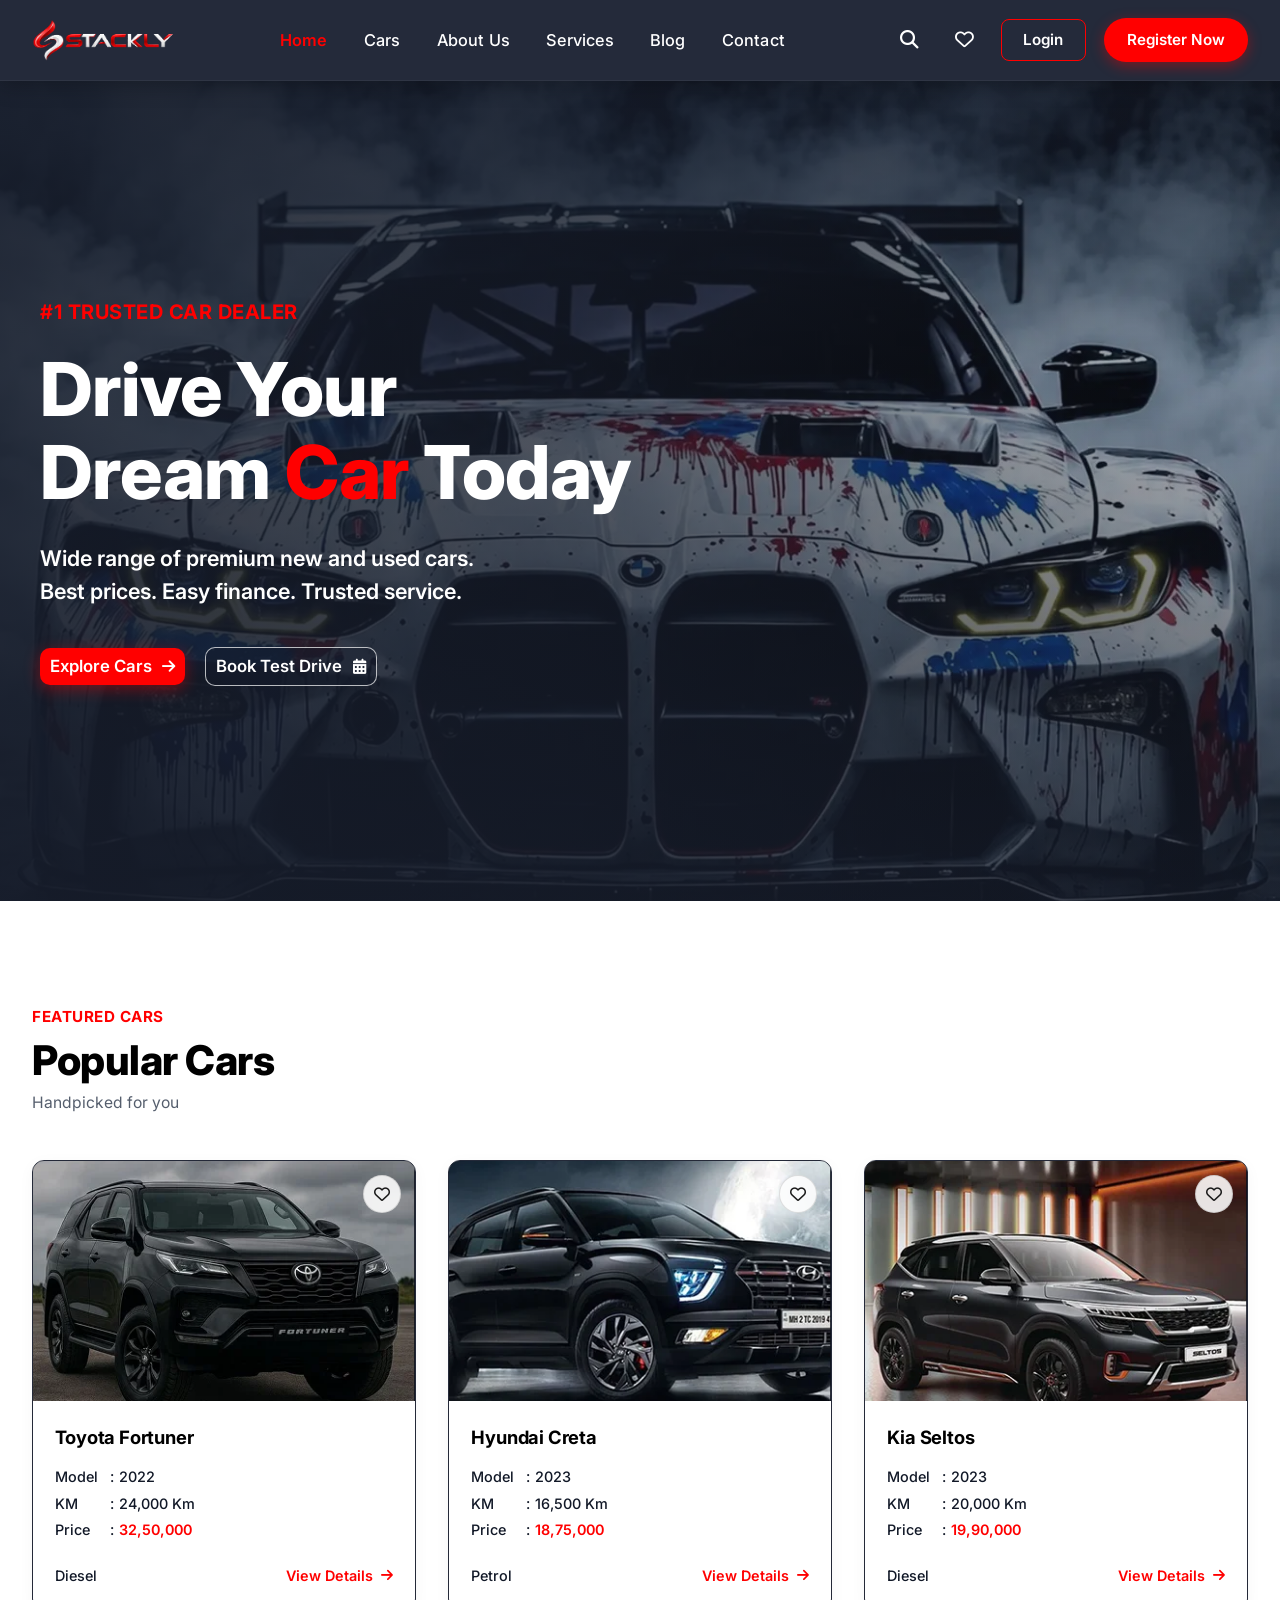
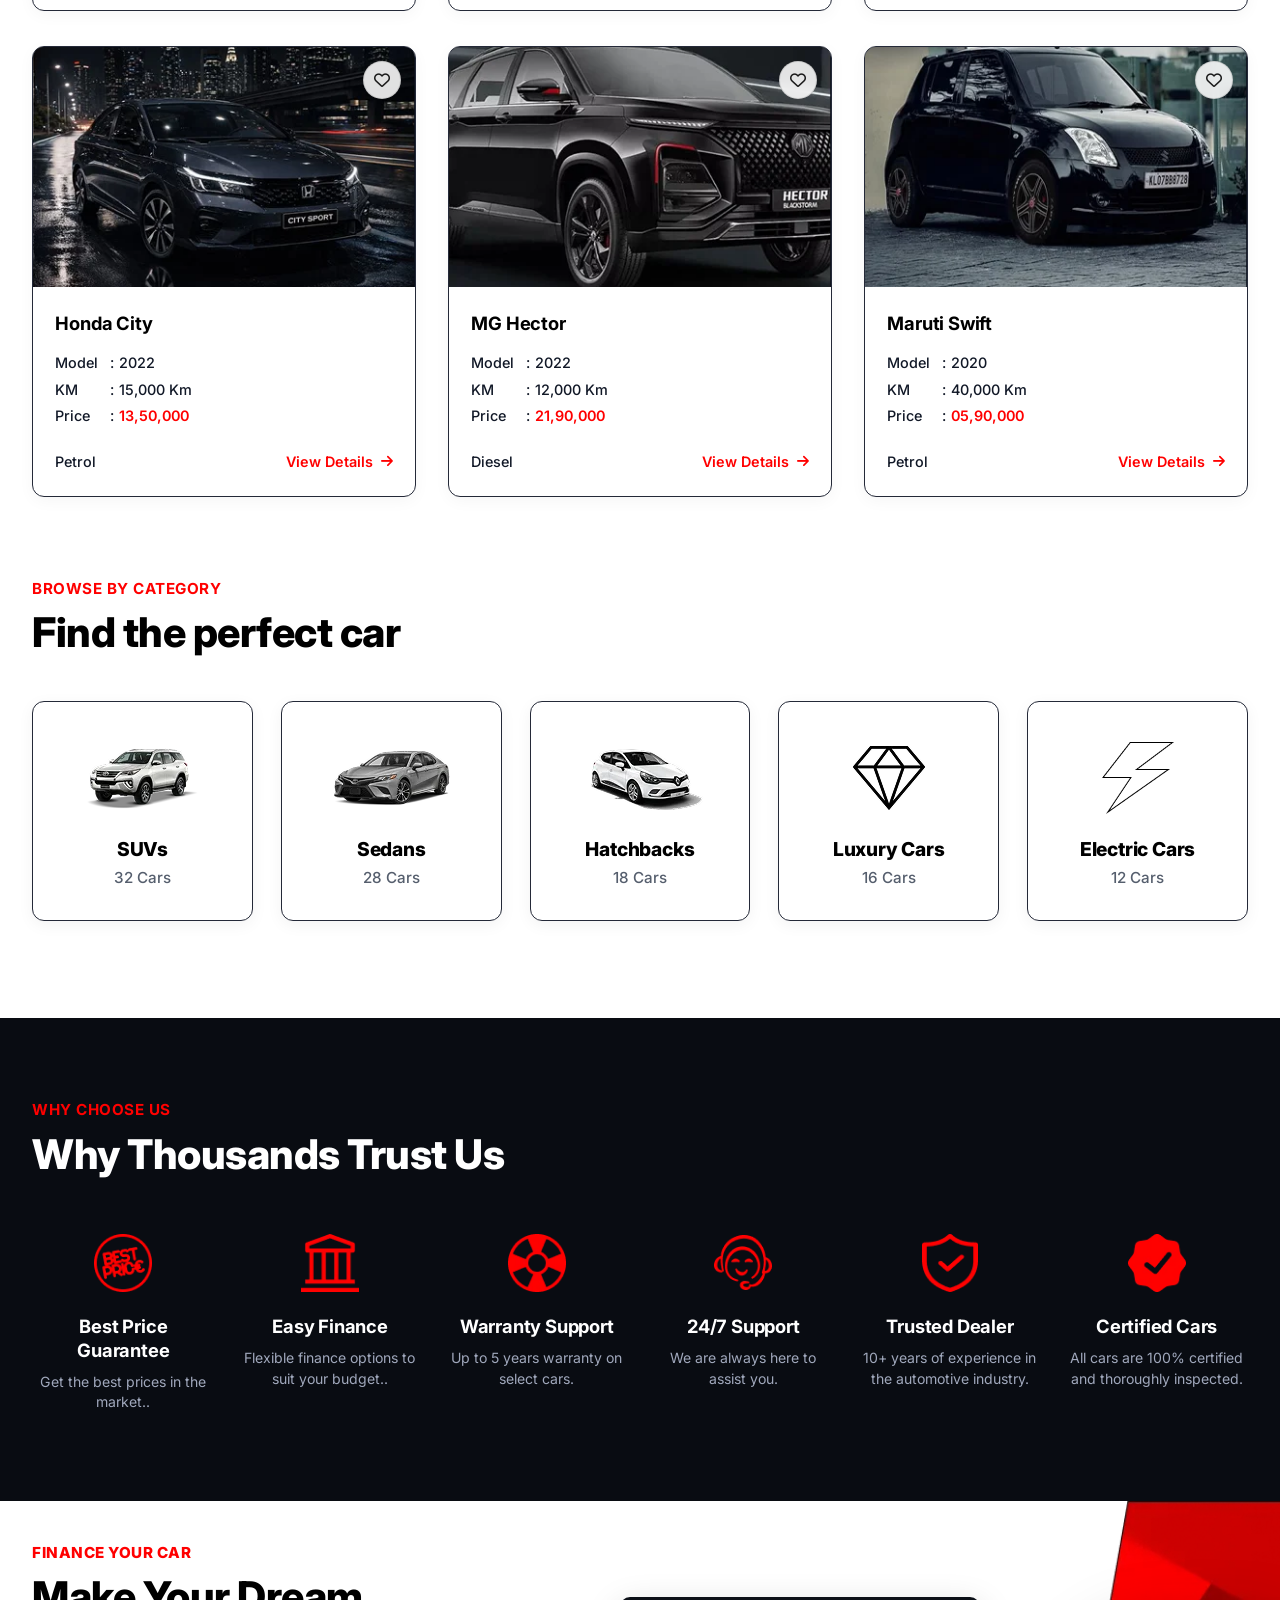
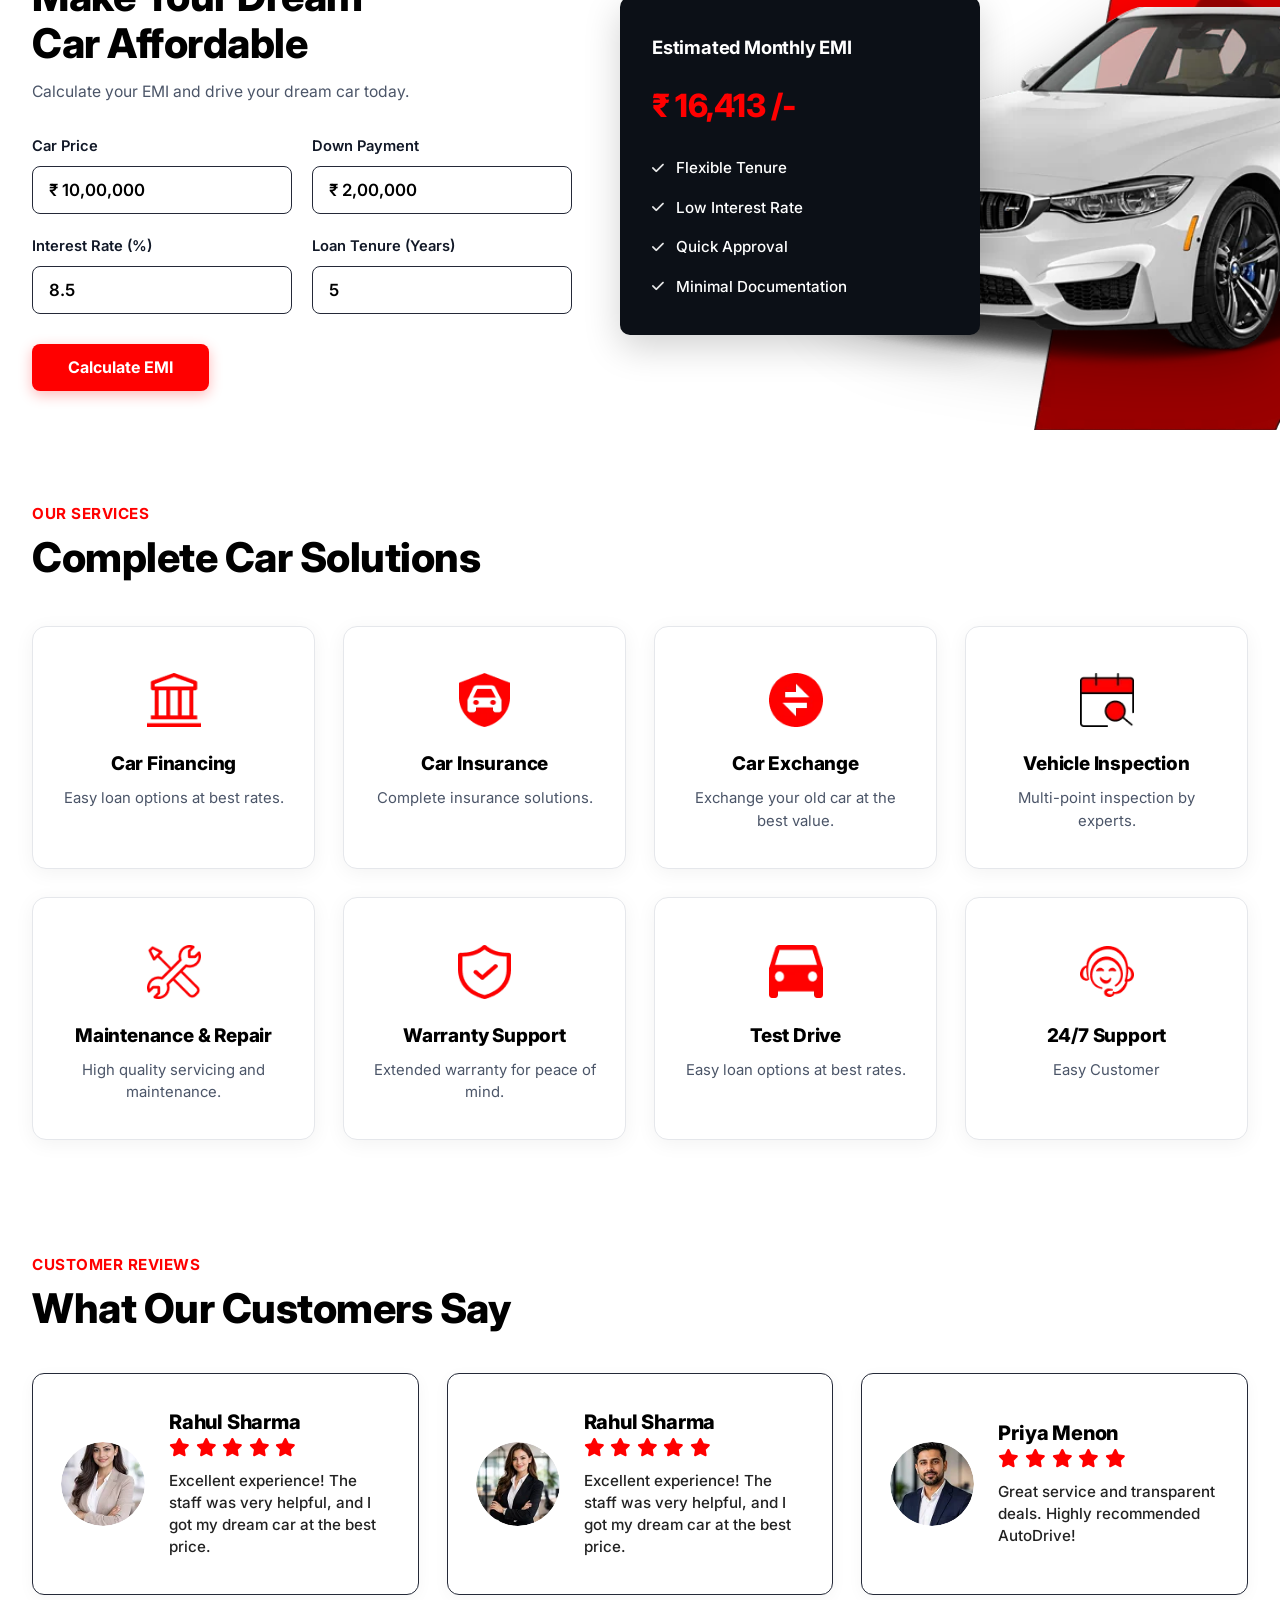
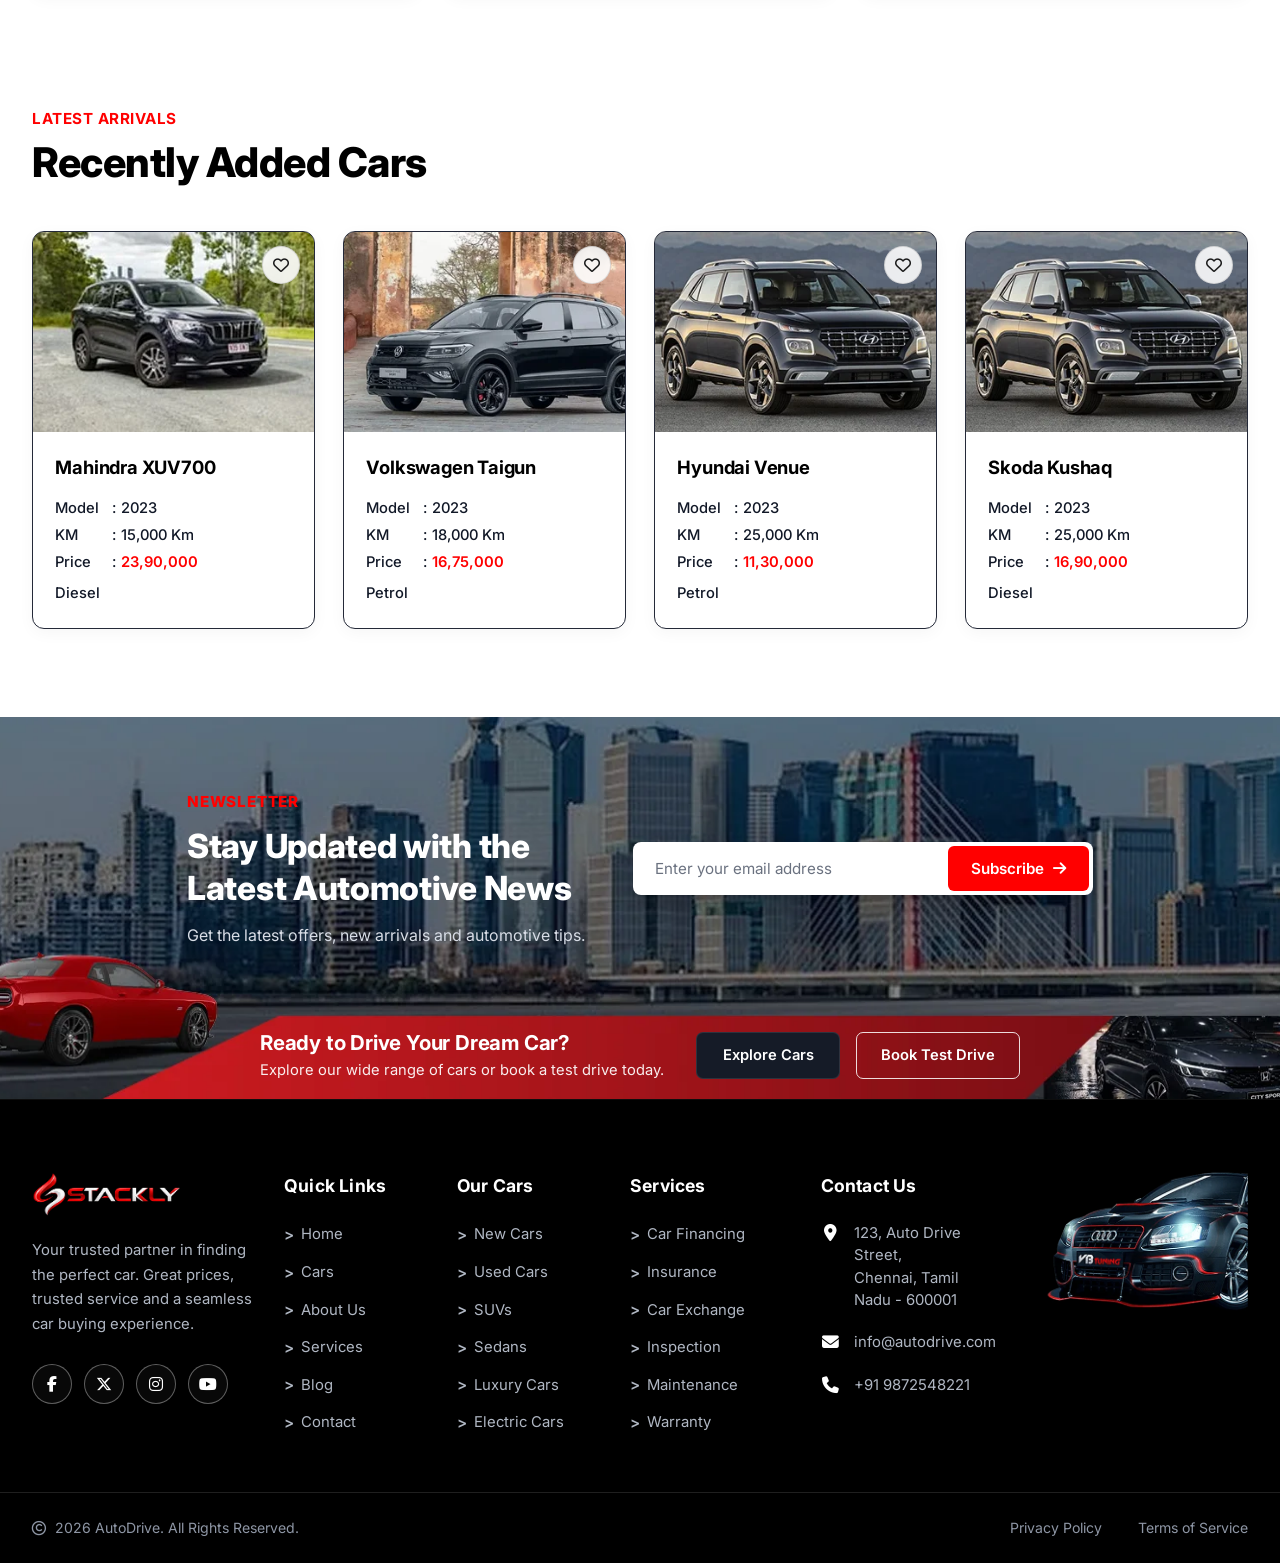
<file: index.html>
<!doctype html>
<html lang="en">
  <head>
    <meta charset="UTF-8" />
    <meta name="viewport" content="width=device-width, initial-scale=1.0" />
    <title>Stackly Motors - Premium Automotive Dealership</title>
    <!-- Favicon -->
    <link rel="icon" type="image/webp" href="assets/images/stackly-logo.webp" />
    <!-- Google Fonts (Inter) -->
    <link rel="preconnect" href="https://fonts.googleapis.com" />
    <link rel="preconnect" href="https://fonts.gstatic.com" crossorigin />
    <link
      href="https://fonts.googleapis.com/css2?family=Inter:wght@300;400;500;600;700;800;900&display=swap"
      rel="stylesheet"
    />
    <!-- Font Awesome Icons -->
    <link
      rel="stylesheet"
      href="https://cdnjs.cloudflare.com/ajax/libs/font-awesome/6.7.2/css/all.min.css"
    />
    <!-- Stylesheet -->
    <link rel="stylesheet" href="assets/css/styles.css" />
  </head>
  <body data-page="home">
    <!-- Page Preloader -->
    <div id="page-preloader" class="page-preloader">
      <div class="preloader-inner">
        <div class="preloader-logo">
          <img
            src="assets/images/stackly-logo.webp"
            alt="Stackly Motors"
            class="preloader-logo-img"
          />
        </div>
        <div class="preloader-car-track">
          <div class="preloader-car">
            <i class="fa-solid fa-car-side"></i>
          </div>
          <div class="preloader-road"></div>
        </div>
        <div class="preloader-bar-wrap">
          <div class="preloader-bar"></div>
        </div>
        <p class="preloader-text">Loading your dream cars&hellip;</p>
      </div>
    </div>

    <!-- Header Component Placeholder -->
    <div id="header-placeholder"></div>

    <!-- Main Content -->
    <main>
      <!-- Hero Section -->
      <section class="hero-section" id="hero">
        <div class="hero-overlay"></div>
        <div class="hero-container">
          <div class="hero-content">
            <span class="hero-tagline">#1 TRUSTED CAR DEALER</span>
            <h1 class="hero-title">
              Drive Your<br />
              Dream <span class="highlight-red">Car</span> Today
            </h1>
            <p class="hero-description">
              Wide range of premium new and used cars.<br />
              Best prices. Easy finance. Trusted service.
            </p>
            <div class="hero-actions">
              <a href="#" class="btn btn-hero-primary">
                <span>Explore Cars</span>
                <i class="fa-solid fa-arrow-right btn-arrow-icon"></i>
              </a>
              <a href="#" class="btn btn-hero-secondary">
                <span>Book Test Drive</span>
                <i class="fa-solid fa-calendar-days btn-calendar-icon"></i>
              </a>
            </div>
          </div>
        </div>
      </section>

      <!-- Popular Cars Section -->
      <section class="popular-cars-section" id="popular-cars">
        <div class="popular-cars-container">
          <div class="section-header">
            <span class="section-badge">FEATURED CARS</span>
            <h2 class="section-heading">Popular Cars</h2>
            <p class="section-subtext">Handpicked for you</p>
          </div>

          <div class="cars-grid">
            <!-- Card 1: Toyota Fortuner -->
            <article class="car-card">
              <div class="car-card-img-wrap">
                <img
                  src="assets/images/home/home-featured-cars-1.webp"
                  alt="Toyota Fortuner"
                  class="car-img"
                  loading="lazy"
                />
                <button
                  type="button"
                  class="wishlist-toggle-btn"
                  aria-label="Add Toyota Fortuner to wishlist"
                >
                  <i class="fa-regular fa-heart"></i>
                </button>
              </div>
              <div class="car-card-body">
                <h3 class="car-title">Toyota Fortuner</h3>
                <div class="car-specs">
                  <div class="spec-row">
                    <span class="spec-label">Model</span>
                    <span class="spec-colon">:</span>
                    <span class="spec-value">2022</span>
                  </div>
                  <div class="spec-row">
                    <span class="spec-label">KM</span>
                    <span class="spec-colon">:</span>
                    <span class="spec-value">24,000 Km</span>
                  </div>
                  <div class="spec-row">
                    <span class="spec-label">Price</span>
                    <span class="spec-colon">:</span>
                    <span class="spec-value price-highlight">32,50,000</span>
                  </div>
                </div>
                <div class="car-card-footer">
                  <span class="fuel-type">Diesel</span>
                  <a href="#" class="view-details-link">
                    <span>View Details</span>
                    <i class="fa-solid fa-arrow-right"></i>
                  </a>
                </div>
              </div>
            </article>

            <!-- Card 2: Hyundai Creta -->
            <article class="car-card">
              <div class="car-card-img-wrap">
                <img
                  src="assets/images/home/home-featured-cars-2.webp"
                  alt="Hyundai Creta"
                  class="car-img"
                  loading="lazy"
                />
                <button
                  type="button"
                  class="wishlist-toggle-btn"
                  aria-label="Add Hyundai Creta to wishlist"
                >
                  <i class="fa-regular fa-heart"></i>
                </button>
              </div>
              <div class="car-card-body">
                <h3 class="car-title">Hyundai Creta</h3>
                <div class="car-specs">
                  <div class="spec-row">
                    <span class="spec-label">Model</span>
                    <span class="spec-colon">:</span>
                    <span class="spec-value">2023</span>
                  </div>
                  <div class="spec-row">
                    <span class="spec-label">KM</span>
                    <span class="spec-colon">:</span>
                    <span class="spec-value">16,500 Km</span>
                  </div>
                  <div class="spec-row">
                    <span class="spec-label">Price</span>
                    <span class="spec-colon">:</span>
                    <span class="spec-value price-highlight">18,75,000</span>
                  </div>
                </div>
                <div class="car-card-footer">
                  <span class="fuel-type">Petrol</span>
                  <a href="#" class="view-details-link">
                    <span>View Details</span>
                    <i class="fa-solid fa-arrow-right"></i>
                  </a>
                </div>
              </div>
            </article>

            <!-- Card 3: Kia Seltos -->
            <article class="car-card">
              <div class="car-card-img-wrap">
                <img
                  src="assets/images/home/home-featured-cars-3.webp"
                  alt="Kia Seltos"
                  class="car-img"
                  loading="lazy"
                />
                <button
                  type="button"
                  class="wishlist-toggle-btn"
                  aria-label="Add Kia Seltos to wishlist"
                >
                  <i class="fa-regular fa-heart"></i>
                </button>
              </div>
              <div class="car-card-body">
                <h3 class="car-title">Kia Seltos</h3>
                <div class="car-specs">
                  <div class="spec-row">
                    <span class="spec-label">Model</span>
                    <span class="spec-colon">:</span>
                    <span class="spec-value">2023</span>
                  </div>
                  <div class="spec-row">
                    <span class="spec-label">KM</span>
                    <span class="spec-colon">:</span>
                    <span class="spec-value">20,000 Km</span>
                  </div>
                  <div class="spec-row">
                    <span class="spec-label">Price</span>
                    <span class="spec-colon">:</span>
                    <span class="spec-value price-highlight">19,90,000</span>
                  </div>
                </div>
                <div class="car-card-footer">
                  <span class="fuel-type">Diesel</span>
                  <a href="#" class="view-details-link">
                    <span>View Details</span>
                    <i class="fa-solid fa-arrow-right"></i>
                  </a>
                </div>
              </div>
            </article>

            <!-- Card 4: Honda City -->
            <article class="car-card">
              <div class="car-card-img-wrap">
                <img
                  src="assets/images/home/home-featured-cars-4.webp"
                  alt="Honda City"
                  class="car-img"
                  loading="lazy"
                />
                <button
                  type="button"
                  class="wishlist-toggle-btn"
                  aria-label="Add Honda City to wishlist"
                >
                  <i class="fa-regular fa-heart"></i>
                </button>
              </div>
              <div class="car-card-body">
                <h3 class="car-title">Honda City</h3>
                <div class="car-specs">
                  <div class="spec-row">
                    <span class="spec-label">Model</span>
                    <span class="spec-colon">:</span>
                    <span class="spec-value">2022</span>
                  </div>
                  <div class="spec-row">
                    <span class="spec-label">KM</span>
                    <span class="spec-colon">:</span>
                    <span class="spec-value">15,000 Km</span>
                  </div>
                  <div class="spec-row">
                    <span class="spec-label">Price</span>
                    <span class="spec-colon">:</span>
                    <span class="spec-value price-highlight">13,50,000</span>
                  </div>
                </div>
                <div class="car-card-footer">
                  <span class="fuel-type">Petrol</span>
                  <a href="#" class="view-details-link">
                    <span>View Details</span>
                    <i class="fa-solid fa-arrow-right"></i>
                  </a>
                </div>
              </div>
            </article>

            <!-- Card 5: MG Hector -->
            <article class="car-card">
              <div class="car-card-img-wrap">
                <img
                  src="assets/images/home/home-featured-cars-5.webp"
                  alt="MG Hector"
                  class="car-img"
                  loading="lazy"
                />
                <button
                  type="button"
                  class="wishlist-toggle-btn"
                  aria-label="Add MG Hector to wishlist"
                >
                  <i class="fa-regular fa-heart"></i>
                </button>
              </div>
              <div class="car-card-body">
                <h3 class="car-title">MG Hector</h3>
                <div class="car-specs">
                  <div class="spec-row">
                    <span class="spec-label">Model</span>
                    <span class="spec-colon">:</span>
                    <span class="spec-value">2022</span>
                  </div>
                  <div class="spec-row">
                    <span class="spec-label">KM</span>
                    <span class="spec-colon">:</span>
                    <span class="spec-value">12,000 Km</span>
                  </div>
                  <div class="spec-row">
                    <span class="spec-label">Price</span>
                    <span class="spec-colon">:</span>
                    <span class="spec-value price-highlight">21,90,000</span>
                  </div>
                </div>
                <div class="car-card-footer">
                  <span class="fuel-type">Diesel</span>
                  <a href="#" class="view-details-link">
                    <span>View Details</span>
                    <i class="fa-solid fa-arrow-right"></i>
                  </a>
                </div>
              </div>
            </article>

            <!-- Card 6: Maruti Swift -->
            <article class="car-card">
              <div class="car-card-img-wrap">
                <img
                  src="assets/images/home/home-featured-cars-6.webp"
                  alt="Maruti Swift"
                  class="car-img"
                  loading="lazy"
                />
                <button
                  type="button"
                  class="wishlist-toggle-btn"
                  aria-label="Add Maruti Swift to wishlist"
                >
                  <i class="fa-regular fa-heart"></i>
                </button>
              </div>
              <div class="car-card-body">
                <h3 class="car-title">Maruti Swift</h3>
                <div class="car-specs">
                  <div class="spec-row">
                    <span class="spec-label">Model</span>
                    <span class="spec-colon">:</span>
                    <span class="spec-value">2020</span>
                  </div>
                  <div class="spec-row">
                    <span class="spec-label">KM</span>
                    <span class="spec-colon">:</span>
                    <span class="spec-value">40,000 Km</span>
                  </div>
                  <div class="spec-row">
                    <span class="spec-label">Price</span>
                    <span class="spec-colon">:</span>
                    <span class="spec-value price-highlight">05,90,000</span>
                  </div>
                </div>
                <div class="car-card-footer">
                  <span class="fuel-type">Petrol</span>
                  <a href="#" class="view-details-link">
                    <span>View Details</span>
                    <i class="fa-solid fa-arrow-right"></i>
                  </a>
                </div>
              </div>
            </article>
          </div>
        </div>
      </section>

      <!-- Browse By Category Section -->
      <section class="categories-section" id="categories">
        <div class="categories-container">
          <div class="section-header">
            <span class="section-badge">BROWSE BY CATEGORY</span>
            <h2 class="section-heading">Find the perfect car</h2>
          </div>

          <div class="categories-grid">
            <!-- Category 1: SUVs -->
            <a href="#" class="category-card">
              <div class="category-img-wrap">
                <img
                  src="assets/images/home/home-browse-by-category-1.webp"
                  alt="SUVs"
                  class="category-img"
                  loading="lazy"
                />
              </div>
              <h3 class="category-name">SUVs</h3>
              <span class="category-count">32 Cars</span>
            </a>

            <!-- Category 2: Sedans -->
            <a href="#" class="category-card">
              <div class="category-img-wrap">
                <img
                  src="assets/images/home/home-browse-by-category-2.webp"
                  alt="Sedans"
                  class="category-img"
                  loading="lazy"
                />
              </div>
              <h3 class="category-name">Sedans</h3>
              <span class="category-count">28 Cars</span>
            </a>

            <!-- Category 3: Hatchbacks -->
            <a href="#" class="category-card">
              <div class="category-img-wrap">
                <img
                  src="assets/images/home/home-browse-by-category-3.webp"
                  alt="Hatchbacks"
                  class="category-img"
                  loading="lazy"
                />
              </div>
              <h3 class="category-name">Hatchbacks</h3>
              <span class="category-count">18 Cars</span>
            </a>

            <!-- Category 4: Luxury Cars -->
            <a href="#" class="category-card">
              <div class="category-img-wrap">
                <img
                  src="assets/images/home/home-browse-by-category-4.webp"
                  alt="Luxury Cars"
                  class="category-img"
                  loading="lazy"
                />
              </div>
              <h3 class="category-name">Luxury Cars</h3>
              <span class="category-count">16 Cars</span>
            </a>

            <!-- Category 5: Electric Cars -->
            <a href="#" class="category-card">
              <div class="category-img-wrap">
                <img
                  src="assets/images/home/home-browse-by-category-5.webp"
                  alt="Electric Cars"
                  class="category-img"
                  loading="lazy"
                />
              </div>
              <h3 class="category-name">Electric Cars</h3>
              <span class="category-count">12 Cars</span>
            </a>
          </div>
        </div>
      </section>

      <!-- Why Choose Us Section -->
      <section class="why-choose-us-section" id="why-choose-us">
        <div class="why-choose-us-container">
          <div class="section-header why-choose-header">
            <span class="section-badge-red">WHY CHOOSE US</span>
            <h2 class="section-heading-white">Why Thousands Trust Us</h2>
          </div>

          <div class="why-choose-grid">
            <!-- Feature 1: Best Price Guarantee -->
            <div class="why-choose-card">
              <div class="why-choose-icon-wrap">
                <img
                  src="assets/images/home/home-why-choose-us-1.webp"
                  alt="Best Price Guarantee"
                  class="why-choose-icon"
                  loading="lazy"
                />
              </div>
              <h3 class="why-choose-title">Best Price Guarantee</h3>
              <p class="why-choose-desc">Get the best prices in the market..</p>
            </div>

            <!-- Feature 2: Easy Finance -->
            <div class="why-choose-card">
              <div class="why-choose-icon-wrap">
                <img
                  src="assets/images/home/home-why-choose-us-2.webp"
                  alt="Easy Finance"
                  class="why-choose-icon"
                  loading="lazy"
                />
              </div>
              <h3 class="why-choose-title">Easy Finance</h3>
              <p class="why-choose-desc">
                Flexible finance options to suit your budget..
              </p>
            </div>

            <!-- Feature 3: Warranty Support -->
            <div class="why-choose-card">
              <div class="why-choose-icon-wrap">
                <img
                  src="assets/images/home/home-why-choose-us-3.webp"
                  alt="Warranty Support"
                  class="why-choose-icon"
                  loading="lazy"
                />
              </div>
              <h3 class="why-choose-title">Warranty Support</h3>
              <p class="why-choose-desc">
                Up to 5 years warranty on select cars.
              </p>
            </div>

            <!-- Feature 4: 24/7 Support -->
            <div class="why-choose-card">
              <div class="why-choose-icon-wrap">
                <img
                  src="assets/images/home/home-why-choose-us-4.webp"
                  alt="24/7 Support"
                  class="why-choose-icon"
                  loading="lazy"
                />
              </div>
              <h3 class="why-choose-title">24/7 Support</h3>
              <p class="why-choose-desc">We are always here to assist you.</p>
            </div>

            <!-- Feature 5: Trusted Dealer -->
            <div class="why-choose-card">
              <div class="why-choose-icon-wrap">
                <img
                  src="assets/images/home/home-why-choose-us-5.webp"
                  alt="Trusted Dealer"
                  class="why-choose-icon"
                  loading="lazy"
                />
              </div>
              <h3 class="why-choose-title">Trusted Dealer</h3>
              <p class="why-choose-desc">
                10+ years of experience in the automotive industry.
              </p>
            </div>

            <!-- Feature 6: Certified Cars -->
            <div class="why-choose-card">
              <div class="why-choose-icon-wrap">
                <img
                  src="assets/images/home/home-why-choose-us-6.webp"
                  alt="Certified Cars"
                  class="why-choose-icon"
                  loading="lazy"
                />
              </div>
              <h3 class="why-choose-title">Certified Cars</h3>
              <p class="why-choose-desc">
                All cars are 100% certified and thoroughly inspected.
              </p>
            </div>
          </div>
        </div>
      </section>

      <!-- Finance Your Car Section -->
      <section class="finance-section" id="finance">
        <div class="finance-container">
          <!-- Left Column: Form & Info -->
          <div class="finance-form-col">
            <div class="finance-header">
              <span class="finance-badge">FINANCE YOUR CAR</span>
              <h2 class="finance-heading">
                Make Your Dream<br />
                Car Affordable
              </h2>
              <p class="finance-desc">
                Calculate your EMI and drive your dream car today.
              </p>
            </div>

            <form
              class="finance-calculator-form"
              id="emi-calculator-form"
              onsubmit="return false;"
            >
              <div class="finance-inputs-grid">
                <div class="finance-input-group">
                  <label for="car-price" class="finance-label">Car Price</label>
                  <input
                    type="text"
                    id="car-price"
                    class="finance-input"
                    value="₹ 10,00,000"
                    placeholder="₹ 10,00,000"
                    autocomplete="off"
                  />
                </div>

                <div class="finance-input-group">
                  <label for="down-payment" class="finance-label"
                    >Down Payment</label
                  >
                  <input
                    type="text"
                    id="down-payment"
                    class="finance-input"
                    value="₹ 2,00,000"
                    placeholder="₹ 2,00,000"
                    autocomplete="off"
                  />
                </div>

                <div class="finance-input-group">
                  <label for="interest-rate" class="finance-label"
                    >Interest Rate (%)</label
                  >
                  <input
                    type="text"
                    id="interest-rate"
                    class="finance-input"
                    value="8.5"
                    placeholder="8.5"
                    autocomplete="off"
                  />
                </div>

                <div class="finance-input-group">
                  <label for="loan-tenure" class="finance-label"
                    >Loan Tenure (Years)</label
                  >
                  <input
                    type="number"
                    id="loan-tenure"
                    class="finance-input"
                    value="5"
                    placeholder="5"
                    autocomplete="off"
                  />
                </div>
              </div>

              <button
                type="button"
                id="calculate-emi-btn"
                class="btn-calculate-emi"
              >
                Calculate EMI
              </button>
            </form>
          </div>

          <!-- Middle Column: Estimated Monthly EMI Result Card -->
          <div class="finance-result-col">
            <div class="finance-result-card">
              <h3 class="result-card-title">Estimated Monthly EMI</h3>
              <div class="result-emi-amount" id="result-emi-display">
                ₹ 16,413 /-
              </div>
              <ul class="result-features-list">
                <li>
                  <i class="fa-solid fa-check"></i>
                  <span>Flexible Tenure</span>
                </li>
                <li>
                  <i class="fa-solid fa-check"></i>
                  <span>Low Interest Rate</span>
                </li>
                <li>
                  <i class="fa-solid fa-check"></i>
                  <span>Quick Approval</span>
                </li>
                <li>
                  <i class="fa-solid fa-check"></i>
                  <span>Minimal Documentation</span>
                </li>
              </ul>
            </div>
          </div>
        </div>
        <!-- Right Column: Visual Graphic & Car -->
        <div class="finance-media-col">
          <div class="finance-media-wrap">
            <img
              src="assets/images/home/home-finance-your-car-img.webp"
              alt="Finance Dream Car"
              class="finance-car-img"
              loading="lazy"
            />
          </div>
        </div>
        <div>
          <img
            src="assets/images/home/home-finance-your-car-bg-element.webp"
            alt="Finance Accent Graphic"
            class="finance-bg-element"
            loading="lazy"
          />
        </div>
      </section>

      <!-- Our Services Section -->
      <section class="services-section" id="services">
        <div class="services-container">
          <div class="section-header">
            <span class="section-badge">OUR SERVICES</span>
            <h2 class="section-heading">Complete Car Solutions</h2>
          </div>

          <div class="services-grid">
            <!-- Service 1: Car Financing -->
            <div class="service-card">
              <div class="service-icon-wrap">
                <img
                  src="assets/images/home/home-our-services-img-1.webp"
                  alt="Car Financing"
                  class="service-icon"
                  loading="lazy"
                />
              </div>
              <h3 class="service-title">Car Financing</h3>
              <p class="service-desc">Easy loan options at best rates.</p>
            </div>

            <!-- Service 2: Car Insurance -->
            <div class="service-card">
              <div class="service-icon-wrap">
                <img
                  src="assets/images/home/home-our-services-img-2.webp"
                  alt="Car Insurance"
                  class="service-icon"
                  loading="lazy"
                />
              </div>
              <h3 class="service-title">Car Insurance</h3>
              <p class="service-desc">Complete insurance solutions.</p>
            </div>

            <!-- Service 3: Car Exchange -->
            <div class="service-card">
              <div class="service-icon-wrap">
                <img
                  src="assets/images/home/home-our-services-img-3.webp"
                  alt="Car Exchange"
                  class="service-icon"
                  loading="lazy"
                />
              </div>
              <h3 class="service-title">Car Exchange</h3>
              <p class="service-desc">
                Exchange your old car at the best value.
              </p>
            </div>

            <!-- Service 4: Vehicle Inspection -->
            <div class="service-card">
              <div class="service-icon-wrap">
                <img
                  src="assets/images/home/home-our-services-img-4.webp"
                  alt="Vehicle Inspection"
                  class="service-icon"
                  loading="lazy"
                />
              </div>
              <h3 class="service-title">Vehicle Inspection</h3>
              <p class="service-desc">Multi-point inspection by experts.</p>
            </div>

            <!-- Service 5: Maintenance & Repair -->
            <div class="service-card">
              <div class="service-icon-wrap">
                <img
                  src="assets/images/home/home-our-services-img-5.webp"
                  alt="Maintenance & Repair"
                  class="service-icon"
                  loading="lazy"
                />
              </div>
              <h3 class="service-title">Maintenance & Repair</h3>
              <p class="service-desc">
                High quality servicing and maintenance.
              </p>
            </div>

            <!-- Service 6: Warranty Support -->
            <div class="service-card">
              <div class="service-icon-wrap">
                <img
                  src="assets/images/home/home-our-services-img-6.webp"
                  alt="Warranty Support"
                  class="service-icon"
                  loading="lazy"
                />
              </div>
              <h3 class="service-title">Warranty Support</h3>
              <p class="service-desc">Extended warranty for peace of mind.</p>
            </div>

            <!-- Service 7: Test Drive -->
            <div class="service-card">
              <div class="service-icon-wrap">
                <img
                  src="assets/images/home/home-our-services-img-7.webp"
                  alt="Test Drive"
                  class="service-icon"
                  loading="lazy"
                />
              </div>
              <h3 class="service-title">Test Drive</h3>
              <p class="service-desc">Easy loan options at best rates.</p>
            </div>

            <!-- Service 8: 24/7 Support -->
            <div class="service-card">
              <div class="service-icon-wrap">
                <img
                  src="assets/images/home/home-our-services-img-8.webp"
                  alt="24/7 Support"
                  class="service-icon"
                  loading="lazy"
                />
              </div>
              <h3 class="service-title">24/7 Support</h3>
              <p class="service-desc">Easy Customer</p>
            </div>
          </div>
        </div>
      </section>

      <!-- Customer Reviews Section -->
      <section class="reviews-section" id="reviews">
        <div class="reviews-container">
          <div class="section-header reviews-header">
            <span class="section-badge">CUSTOMER REVIEWS</span>
            <h2 class="section-heading">What Our Customers Say</h2>
          </div>

          <div class="reviews-grid">
            <!-- Review Card 1 -->
            <div class="review-card">
              <div class="review-avatar-wrap">
                <img
                  src="assets/images/home/home-testimonial-img-1.webp"
                  alt="Rahul Sharma"
                  class="review-avatar"
                  loading="lazy"
                />
              </div>
              <div class="review-content">
                <h3 class="reviewer-name">Rahul Sharma</h3>
                <div class="review-rating" aria-label="5 star rating">
                  <i class="fa-solid fa-star"></i>
                  <i class="fa-solid fa-star"></i>
                  <i class="fa-solid fa-star"></i>
                  <i class="fa-solid fa-star"></i>
                  <i class="fa-solid fa-star"></i>
                </div>
                <p class="review-text">
                  Excellent experience! The staff was very helpful, and I got my
                  dream car at the best price.
                </p>
              </div>
            </div>

            <!-- Review Card 2 -->
            <div class="review-card">
              <div class="review-avatar-wrap">
                <img
                  src="assets/images/home/home-testimonial-img-2.webp"
                  alt="Rahul Sharma"
                  class="review-avatar"
                  loading="lazy"
                />
              </div>
              <div class="review-content">
                <h3 class="reviewer-name">Rahul Sharma</h3>
                <div class="review-rating" aria-label="5 star rating">
                  <i class="fa-solid fa-star"></i>
                  <i class="fa-solid fa-star"></i>
                  <i class="fa-solid fa-star"></i>
                  <i class="fa-solid fa-star"></i>
                  <i class="fa-solid fa-star"></i>
                </div>
                <p class="review-text">
                  Excellent experience! The staff was very helpful, and I got my
                  dream car at the best price.
                </p>
              </div>
            </div>

            <!-- Review Card 3 -->
            <div class="review-card">
              <div class="review-avatar-wrap">
                <img
                  src="assets/images/home/home-testimonial-img-3.webp"
                  alt="Priya Menon"
                  class="review-avatar"
                  loading="lazy"
                />
              </div>
              <div class="review-content">
                <h3 class="reviewer-name">Priya Menon</h3>
                <div class="review-rating" aria-label="5 star rating">
                  <i class="fa-solid fa-star"></i>
                  <i class="fa-solid fa-star"></i>
                  <i class="fa-solid fa-star"></i>
                  <i class="fa-solid fa-star"></i>
                  <i class="fa-solid fa-star"></i>
                </div>
                <p class="review-text">
                  Great service and transparent deals. Highly recommended
                  AutoDrive!
                </p>
              </div>
            </div>
          </div>
        </div>
      </section>

      <!-- Latest Arrivals / Recently Added Cars Section -->
      <section class="latest-arrivals-section" id="latest-arrivals">
        <div class="latest-arrivals-container">
          <div class="section-header">
            <span class="section-badge">LATEST ARRIVALS</span>
            <h2 class="section-heading">Recently Added Cars</h2>
          </div>

          <div class="latest-arrivals-grid">
            <!-- Card 1: Mahindra XUV700 -->
            <article class="latest-car-card">
              <div class="latest-car-img-wrap">
                <img
                  src="assets/images/home/home-latest-arrivals-img-1.webp"
                  alt="Mahindra XUV700"
                  class="latest-car-img"
                  loading="lazy"
                />
                <button
                  type="button"
                  class="wishlist-toggle-btn"
                  aria-label="Add Mahindra XUV700 to wishlist"
                >
                  <i class="fa-regular fa-heart"></i>
                </button>
              </div>
              <div class="latest-car-body">
                <h3 class="latest-car-title">Mahindra XUV700</h3>
                <div class="latest-car-specs">
                  <div class="latest-spec-row">
                    <span class="latest-spec-label">Model</span>
                    <span class="latest-spec-colon">:</span>
                    <span class="latest-spec-value">2023</span>
                  </div>
                  <div class="latest-spec-row">
                    <span class="latest-spec-label">KM</span>
                    <span class="latest-spec-colon">:</span>
                    <span class="latest-spec-value">15,000 Km</span>
                  </div>
                  <div class="latest-spec-row">
                    <span class="latest-spec-label">Price</span>
                    <span class="latest-spec-colon">:</span>
                    <span class="latest-spec-value price-highlight"
                      >23,90,000</span
                    >
                  </div>
                  <div class="latest-spec-fuel">Diesel</div>
                </div>
              </div>
            </article>

            <!-- Card 2: Volkswagen Taigun -->
            <article class="latest-car-card">
              <div class="latest-car-img-wrap">
                <img
                  src="assets/images/home/home-latest-arrivals-img-2.webp"
                  alt="Volkswagen Taigun"
                  class="latest-car-img"
                  loading="lazy"
                />
                <button
                  type="button"
                  class="wishlist-toggle-btn"
                  aria-label="Add Volkswagen Taigun to wishlist"
                >
                  <i class="fa-regular fa-heart"></i>
                </button>
              </div>
              <div class="latest-car-body">
                <h3 class="latest-car-title">Volkswagen Taigun</h3>
                <div class="latest-car-specs">
                  <div class="latest-spec-row">
                    <span class="latest-spec-label">Model</span>
                    <span class="latest-spec-colon">:</span>
                    <span class="latest-spec-value">2023</span>
                  </div>
                  <div class="latest-spec-row">
                    <span class="latest-spec-label">KM</span>
                    <span class="latest-spec-colon">:</span>
                    <span class="latest-spec-value">18,000 Km</span>
                  </div>
                  <div class="latest-spec-row">
                    <span class="latest-spec-label">Price</span>
                    <span class="latest-spec-colon">:</span>
                    <span class="latest-spec-value price-highlight"
                      >16,75,000</span
                    >
                  </div>
                  <div class="latest-spec-fuel">Petrol</div>
                </div>
              </div>
            </article>

            <!-- Card 3: Hyundai Venue -->
            <article class="latest-car-card">
              <div class="latest-car-img-wrap">
                <img
                  src="assets/images/home/home-latest-arrivals-img-3.webp"
                  alt="Hyundai Venue"
                  class="latest-car-img"
                  loading="lazy"
                />
                <button
                  type="button"
                  class="wishlist-toggle-btn"
                  aria-label="Add Hyundai Venue to wishlist"
                >
                  <i class="fa-regular fa-heart"></i>
                </button>
              </div>
              <div class="latest-car-body">
                <h3 class="latest-car-title">Hyundai Venue</h3>
                <div class="latest-car-specs">
                  <div class="latest-spec-row">
                    <span class="latest-spec-label">Model</span>
                    <span class="latest-spec-colon">:</span>
                    <span class="latest-spec-value">2023</span>
                  </div>
                  <div class="latest-spec-row">
                    <span class="latest-spec-label">KM</span>
                    <span class="latest-spec-colon">:</span>
                    <span class="latest-spec-value">25,000 Km</span>
                  </div>
                  <div class="latest-spec-row">
                    <span class="latest-spec-label">Price</span>
                    <span class="latest-spec-colon">:</span>
                    <span class="latest-spec-value price-highlight"
                      >11,30,000</span
                    >
                  </div>
                  <div class="latest-spec-fuel">Petrol</div>
                </div>
              </div>
            </article>

            <!-- Card 4: Skoda Kushaq -->
            <article class="latest-car-card">
              <div class="latest-car-img-wrap">
                <img
                  src="assets/images/home/home-latest-arrivals-img-3.webp"
                  alt="Skoda Kushaq"
                  class="latest-car-img"
                  loading="lazy"
                />
                <button
                  type="button"
                  class="wishlist-toggle-btn"
                  aria-label="Add Skoda Kushaq to wishlist"
                >
                  <i class="fa-regular fa-heart"></i>
                </button>
              </div>
              <div class="latest-car-body">
                <h3 class="latest-car-title">Skoda Kushaq</h3>
                <div class="latest-car-specs">
                  <div class="latest-spec-row">
                    <span class="latest-spec-label">Model</span>
                    <span class="latest-spec-colon">:</span>
                    <span class="latest-spec-value">2023</span>
                  </div>
                  <div class="latest-spec-row">
                    <span class="latest-spec-label">KM</span>
                    <span class="latest-spec-colon">:</span>
                    <span class="latest-spec-value">25,000 Km</span>
                  </div>
                  <div class="latest-spec-row">
                    <span class="latest-spec-label">Price</span>
                    <span class="latest-spec-colon">:</span>
                    <span class="latest-spec-value price-highlight"
                      >16,90,000</span
                    >
                  </div>
                  <div class="latest-spec-fuel">Diesel</div>
                </div>
              </div>
            </article>
          </div>
        </div>
      </section>

      <!-- Newsletter & CTA Banner Section -->
      <section class="newsletter-cta-section" id="newsletter">
        <div class="newsletter-cta-container">
          <!-- Top Row: Newsletter Subscription -->
          <div class="newsletter-top-row">
            <div class="newsletter-info">
              <span class="newsletter-badge">NEWSLETTER</span>
              <h2 class="newsletter-title">
                Stay Updated with the<br />
                Latest Automotive News
              </h2>
              <p class="newsletter-desc">
                Get the latest offers, new arrivals and automotive tips.
              </p>
            </div>
            <div class="newsletter-form-wrapper">
              <form
                class="newsletter-form"
                id="newsletter-form"
                onsubmit="return false;"
              >
                <div class="newsletter-input-group">
                  <input
                    type="email"
                    class="newsletter-input"
                    id="newsletter-email"
                    placeholder="Enter your email address"
                    required
                    aria-label="Email address"
                  />
                  <button
                    type="submit"
                    class="btn-newsletter-subscribe"
                    aria-label="Subscribe to newsletter"
                  >
                    <span>Subscribe</span>
                    <i class="fa-solid fa-arrow-right"></i>
                  </button>
                </div>
              </form>
            </div>
          </div>

          <!-- Bottom Row: Ready to Drive CTA Banner -->
          <div class="newsletter-bottom-row">
            <div class="cta-drive-info">
              <h3 class="cta-drive-title">Ready to Drive Your Dream Car?</h3>
              <p class="cta-drive-desc">
                Explore our wide range of cars or book a test drive today.
              </p>
            </div>
            <div class="cta-drive-actions">
              <a href="#" class="btn-cta-explore">Explore Cars</a>
              <a href="#" class="btn-cta-testdrive">Book Test Drive</a>
            </div>
          </div>
        </div>
      </section>
    </main>

    <!-- Footer Component Placeholder -->
    <div id="footer-placeholder"></div>

    <!-- Master Script -->
    <script src="assets/js/script.js"></script>
  </body>
</html>
</file>
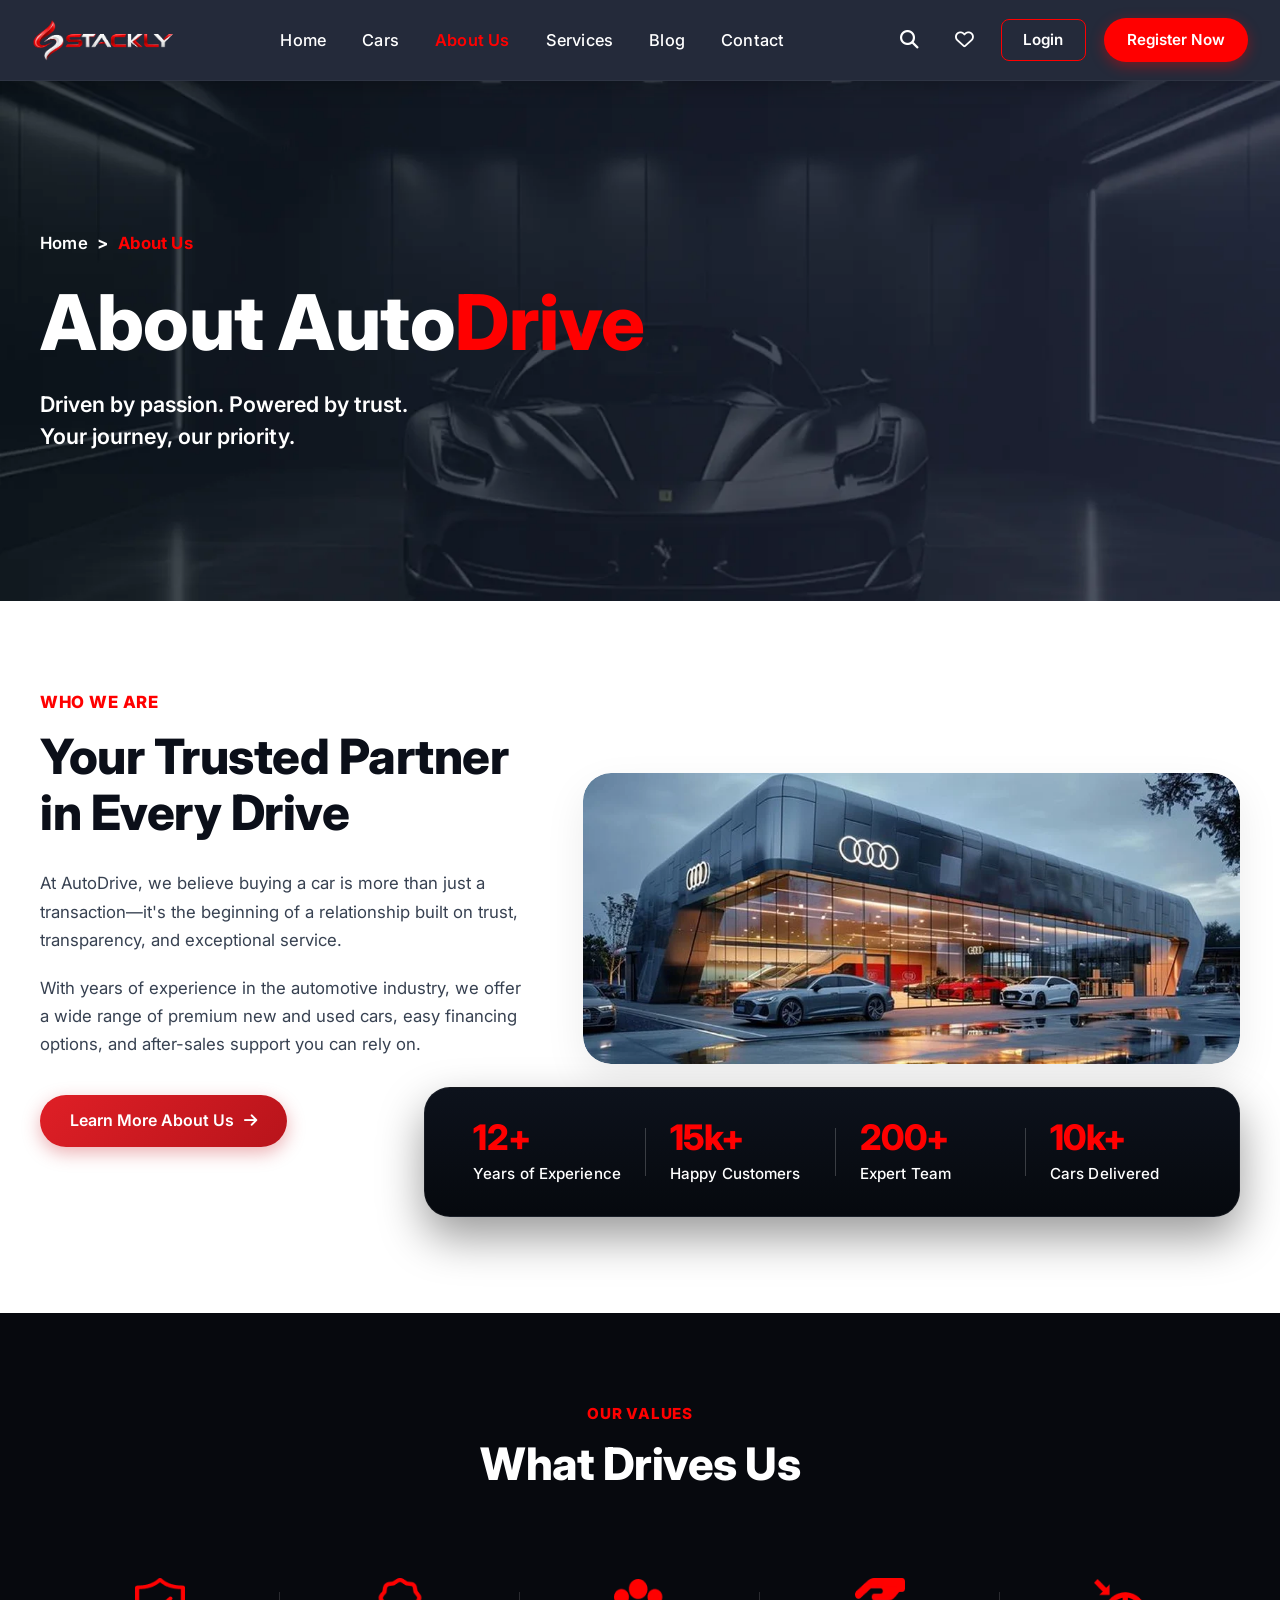
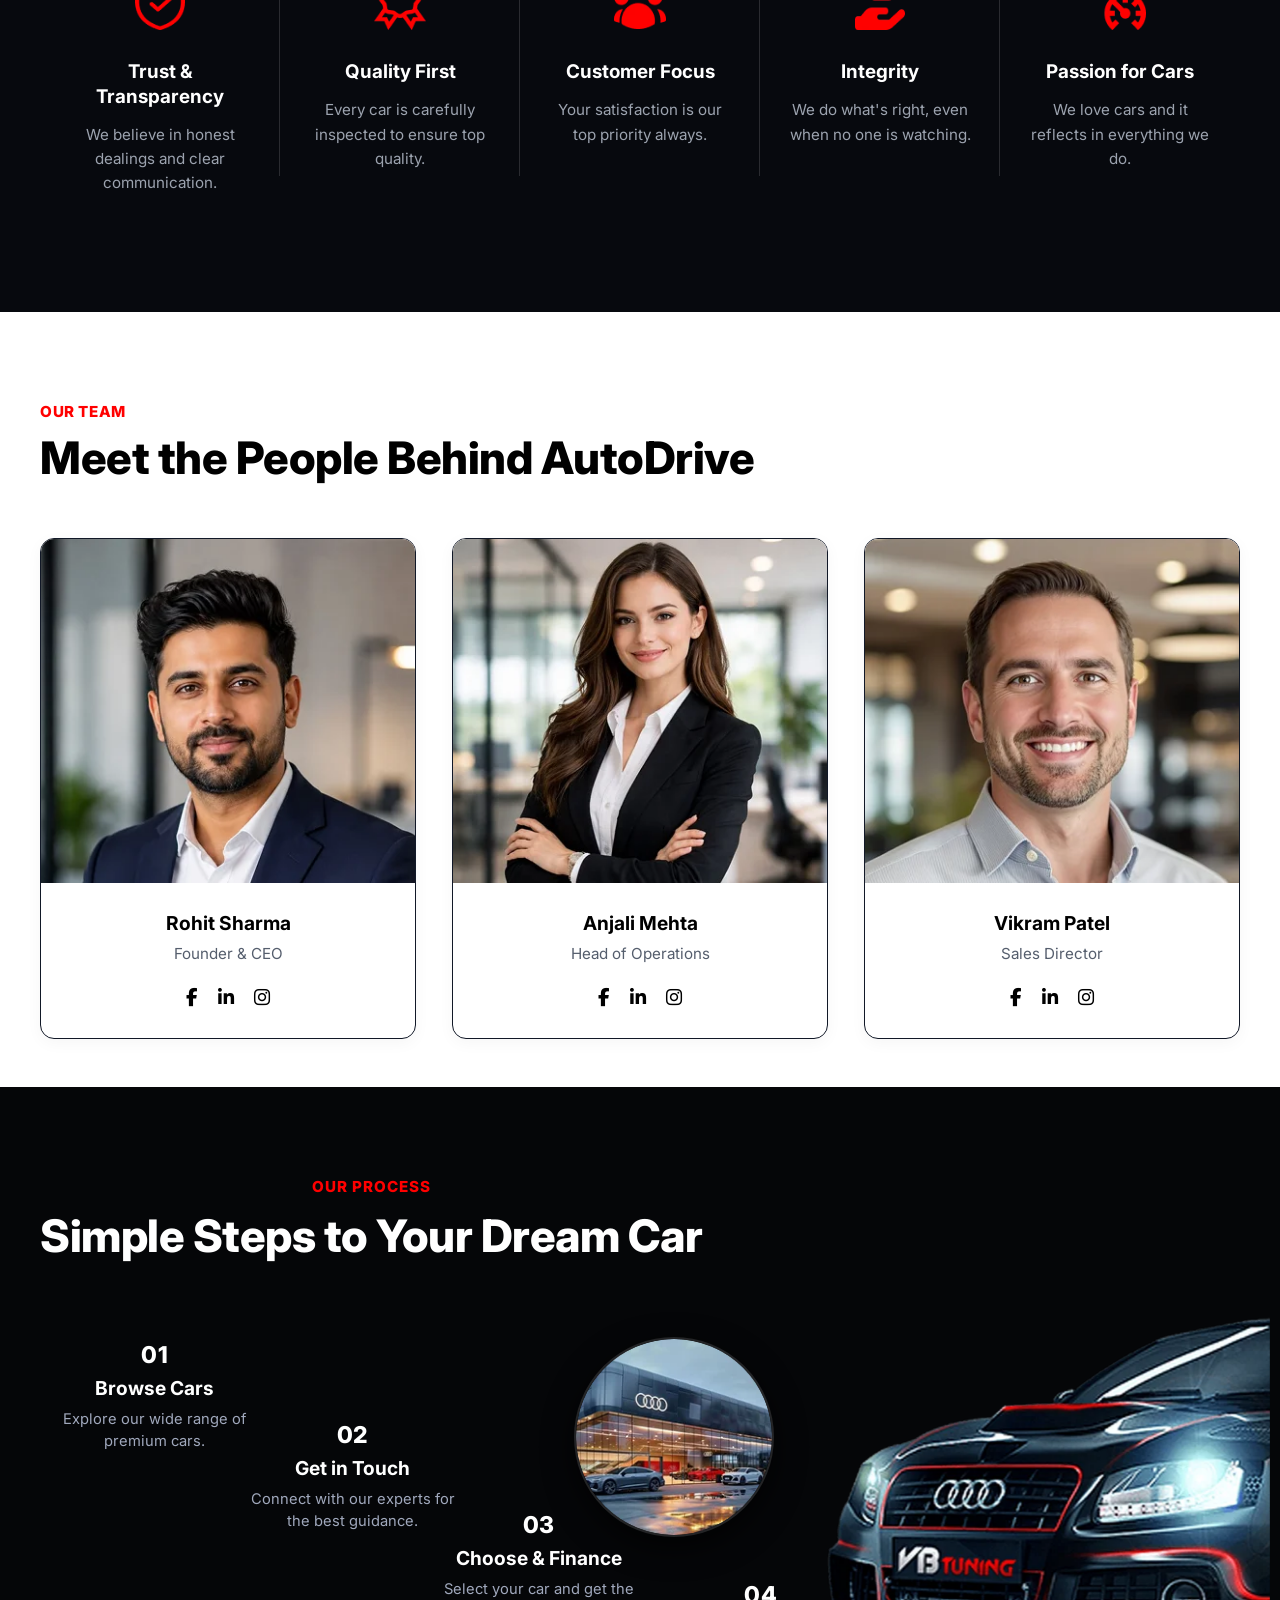
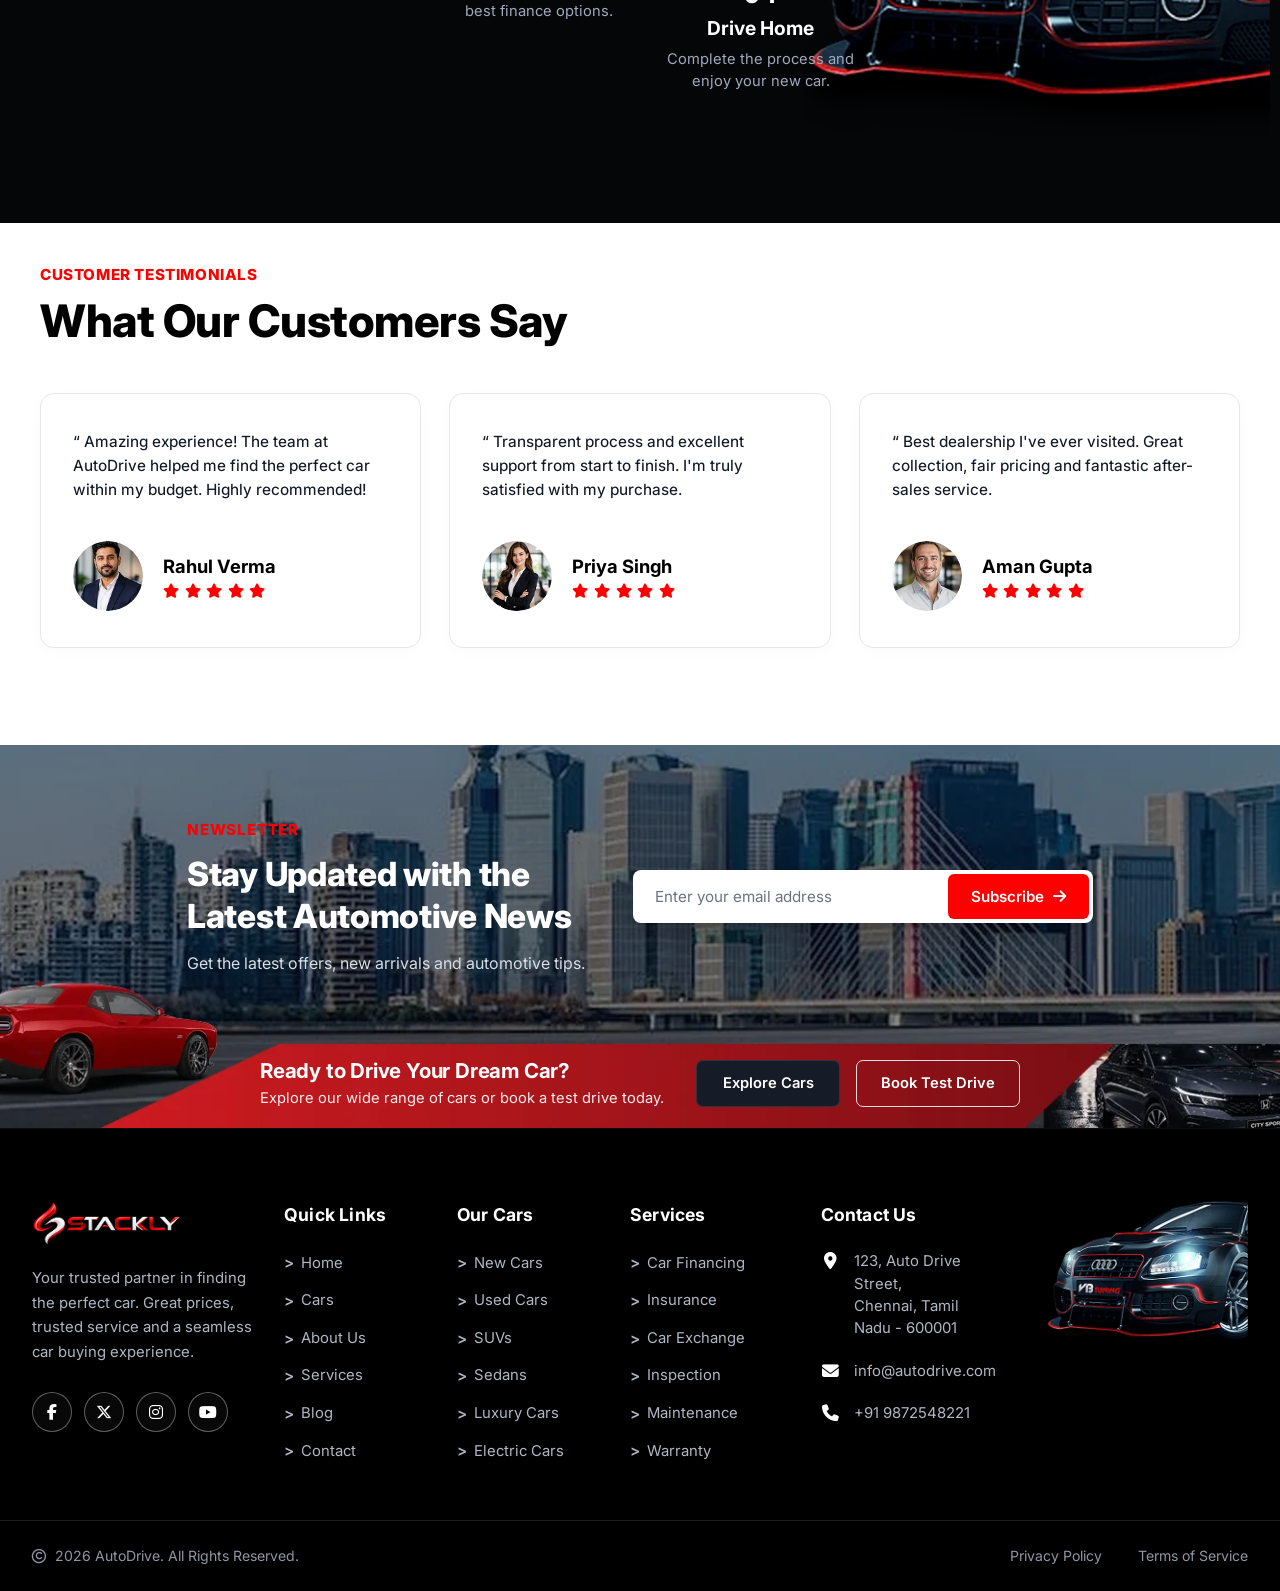
<file: pages/about.html>
<!doctype html>
<html lang="en">
  <head>
    <meta charset="UTF-8" />
    <meta name="viewport" content="width=device-width, initial-scale=1.0" />
    <title>About Us - Stackly Motors</title>
    <!-- Favicon -->
    <link
      rel="icon"
      type="image/webp"
      href="../assets/images/stackly-logo.webp"
    />
    <!-- Google Fonts (Inter) -->
    <link rel="preconnect" href="https://fonts.googleapis.com" />
    <link rel="preconnect" href="https://fonts.gstatic.com" crossorigin />
    <link
      href="https://fonts.googleapis.com/css2?family=Inter:wght@300;400;500;600;700;800;900&display=swap"
      rel="stylesheet"
    />
    <!-- Font Awesome Icons -->
    <link
      rel="stylesheet"
      href="https://cdnjs.cloudflare.com/ajax/libs/font-awesome/6.7.2/css/all.min.css"
    />
    <!-- Stylesheet -->
    <link rel="stylesheet" href="../assets/css/styles.css" />
  </head>
  <body data-page="about">
    <!-- Header Component Placeholder -->
    <div id="header-placeholder"></div>

    <!-- Main Content -->
    <main>
      <!-- About Hero Section -->
      <section class="about-hero-section" id="about-hero">
        <div class="about-hero-overlay"></div>
        <div class="about-hero-container">
          <div class="about-hero-content">
            <nav class="about-breadcrumb" aria-label="Breadcrumb">
              <a href="../index.html" class="breadcrumb-item">Home</a>
              <span class="breadcrumb-separator">&gt;</span>
              <span class="breadcrumb-item active">About Us</span>
            </nav>

            <h1 class="about-hero-title">
              About Auto<span class="text-accent">Drive</span>
            </h1>

            <p class="about-hero-description">
              Driven by passion. Powered by trust.<br />
              Your journey, our priority.
            </p>
          </div>
        </div>
      </section>

      <!-- Who We Are Section -->
      <section class="who-we-are-section" id="who-we-are">
        <div class="who-we-are-container">
          <div class="who-we-are-grid">
            <!-- Left Text Content -->
            <div class="who-we-are-content">
              <span class="who-we-are-subtitle">WHO WE ARE</span>
              <h2 class="who-we-are-title">
                Your Trusted Partner<br />
                in Every Drive
              </h2>
              <p class="who-we-are-description">
                At AutoDrive, we believe buying a car is more than just a
                transaction—it's the beginning of a relationship built on trust,
                transparency, and exceptional service.
              </p>
              <p class="who-we-are-description">
                With years of experience in the automotive industry, we offer a
                wide range of premium new and used cars, easy financing options,
                and after-sales support you can rely on.
              </p>
              <div class="who-we-are-btn-wrap">
                <a href="#" class="btn-who-we-are">
                  <span>Learn More About Us</span>
                  <i class="fa-solid fa-arrow-right"></i>
                </a>
              </div>
            </div>

            <!-- Right Showroom Image -->
            <div class="who-we-are-image-wrapper">
              <img
                src="../assets/images/about/about-who-we-are-image.webp"
                alt="AutoDrive Dealership Showroom"
                class="who-we-are-img"
                loading="lazy"
              />
            </div>
          </div>

          <!-- Bottom Floating Stats Bar -->
          <div class="who-we-are-stats-wrapper">
            <div class="who-we-are-stats-card">
              <div class="who-we-are-stat-item">
                <span class="stat-number">12+</span>
                <span class="stat-label">Years of Experience</span>
              </div>
              <div class="stat-separator" aria-hidden="true"></div>
              <div class="who-we-are-stat-item">
                <span class="stat-number">15k+</span>
                <span class="stat-label">Happy Customers</span>
              </div>
              <div class="stat-separator" aria-hidden="true"></div>
              <div class="who-we-are-stat-item">
                <span class="stat-number">200+</span>
                <span class="stat-label">Expert Team</span>
              </div>
              <div class="stat-separator" aria-hidden="true"></div>
              <div class="who-we-are-stat-item">
                <span class="stat-number">10k+</span>
                <span class="stat-label">Cars Delivered</span>
              </div>
            </div>
          </div>
        </div>
      </section>

      <!-- Our Values Section (What Drives Us) -->
      <section class="our-values-section" id="our-values">
        <div class="our-values-container">
          <div class="our-values-header">
            <span class="our-values-subtitle">OUR VALUES</span>
            <h2 class="our-values-title">What Drives Us</h2>
          </div>

          <div class="our-values-grid">
            <!-- Value Item 1 -->
            <div class="our-values-card">
              <div class="our-values-icon-wrap">
                <img
                  src="../assets/images/about/about-our-values-1.webp"
                  alt="Trust & Transparency"
                  class="our-values-icon"
                  loading="lazy"
                />
              </div>
              <h3 class="our-values-card-title">Trust & Transparency</h3>
              <p class="our-values-card-desc">
                We believe in honest dealings and clear communication.
              </p>
            </div>

            <!-- Value Item 2 -->
            <div class="our-values-card">
              <div class="our-values-icon-wrap">
                <img
                  src="../assets/images/about/about-our-values-2.webp"
                  alt="Quality First"
                  class="our-values-icon"
                  loading="lazy"
                />
              </div>
              <h3 class="our-values-card-title">Quality First</h3>
              <p class="our-values-card-desc">
                Every car is carefully inspected to ensure top quality.
              </p>
            </div>

            <!-- Value Item 3 -->
            <div class="our-values-card">
              <div class="our-values-icon-wrap">
                <img
                  src="../assets/images/about/about-our-values-3.webp"
                  alt="Customer Focus"
                  class="our-values-icon"
                  loading="lazy"
                />
              </div>
              <h3 class="our-values-card-title">Customer Focus</h3>
              <p class="our-values-card-desc">
                Your satisfaction is our top priority always.
              </p>
            </div>

            <!-- Value Item 4 -->
            <div class="our-values-card">
              <div class="our-values-icon-wrap">
                <img
                  src="../assets/images/about/about-our-values-4.webp"
                  alt="Integrity"
                  class="our-values-icon"
                  loading="lazy"
                />
              </div>
              <h3 class="our-values-card-title">Integrity</h3>
              <p class="our-values-card-desc">
                We do what's right, even when no one is watching.
              </p>
            </div>

            <!-- Value Item 5 -->
            <div class="our-values-card">
              <div class="our-values-icon-wrap">
                <img
                  src="../assets/images/about/about-our-values-5.webp"
                  alt="Passion for Cars"
                  class="our-values-icon"
                  loading="lazy"
                />
              </div>
              <h3 class="our-values-card-title">Passion for Cars</h3>
              <p class="our-values-card-desc">
                We love cars and it reflects in everything we do.
              </p>
            </div>
          </div>
        </div>
      </section>

      <!-- Our Team Section -->
      <section class="our-team-section" id="our-team">
        <div class="our-team-container">
          <div class="our-team-header">
            <span class="our-team-subtitle">OUR TEAM</span>
            <h2 class="our-team-title">Meet the People Behind AutoDrive</h2>
          </div>

          <div class="our-team-grid">
            <!-- Team Member 1 -->
            <div class="our-team-card">
              <div class="our-team-img-wrap">
                <img
                  src="../assets/images/about/about-our-team-1.webp"
                  alt="Rohit Sharma"
                  class="our-team-img"
                  loading="lazy"
                />
              </div>
              <div class="our-team-info">
                <h3 class="our-team-name">Rohit Sharma</h3>
                <p class="our-team-role">Founder & CEO</p>
                <div class="our-team-socials">
                  <a href="#" class="team-social-link" aria-label="Facebook">
                    <i class="fa-brands fa-facebook-f"></i>
                  </a>
                  <a href="#" class="team-social-link" aria-label="LinkedIn">
                    <i class="fa-brands fa-linkedin-in"></i>
                  </a>
                  <a href="#" class="team-social-link" aria-label="Instagram">
                    <i class="fa-brands fa-instagram"></i>
                  </a>
                </div>
              </div>
            </div>

            <!-- Team Member 2 -->
            <div class="our-team-card">
              <div class="our-team-img-wrap">
                <img
                  src="../assets/images/about/about-our-team-2.webp"
                  alt="Anjali Mehta"
                  class="our-team-img"
                  loading="lazy"
                />
              </div>
              <div class="our-team-info">
                <h3 class="our-team-name">Anjali Mehta</h3>
                <p class="our-team-role">Head of Operations</p>
                <div class="our-team-socials">
                  <a href="#" class="team-social-link" aria-label="Facebook">
                    <i class="fa-brands fa-facebook-f"></i>
                  </a>
                  <a href="#" class="team-social-link" aria-label="LinkedIn">
                    <i class="fa-brands fa-linkedin-in"></i>
                  </a>
                  <a href="#" class="team-social-link" aria-label="Instagram">
                    <i class="fa-brands fa-instagram"></i>
                  </a>
                </div>
              </div>
            </div>

            <!-- Team Member 3 -->
            <div class="our-team-card">
              <div class="our-team-img-wrap">
                <img
                  src="../assets/images/about/about-our-team-3.webp"
                  alt="Vikram Patel"
                  class="our-team-img"
                  loading="lazy"
                />
              </div>
              <div class="our-team-info">
                <h3 class="our-team-name">Vikram Patel</h3>
                <p class="our-team-role">Sales Director</p>
                <div class="our-team-socials">
                  <a href="#" class="team-social-link" aria-label="Facebook">
                    <i class="fa-brands fa-facebook-f"></i>
                  </a>
                  <a href="#" class="team-social-link" aria-label="LinkedIn">
                    <i class="fa-brands fa-linkedin-in"></i>
                  </a>
                  <a href="#" class="team-social-link" aria-label="Instagram">
                    <i class="fa-brands fa-instagram"></i>
                  </a>
                </div>
              </div>
            </div>
          </div>
        </div>
      </section>

      <!-- Our Process Section -->
      <section class="our-process-section" id="our-process">
        <div class="our-process-container">
          <div class="our-process-header">
            <span class="our-process-subtitle">OUR PROCESS</span>
            <h2 class="our-process-title">Simple Steps to Your Dream Car</h2>
          </div>

          <div class="our-process-content-wrapper">
            <!-- Process Steps -->
            <div class="our-process-steps">
              <!-- Step 1 -->
              <div class="process-step-item step-1">
                <span class="step-num">01</span>
                <h3 class="step-title">Browse Cars</h3>
                <p class="step-desc">Explore our wide range of premium cars.</p>
              </div>

              <!-- Step 2 -->
              <div class="process-step-item step-2">
                <span class="step-num">02</span>
                <h3 class="step-title">Get in Touch</h3>
                <p class="step-desc">
                  Connect with our experts for the best guidance.
                </p>
              </div>

              <!-- Step 3 -->
              <div class="process-step-item step-3">
                <span class="step-num">03</span>
                <h3 class="step-title">Choose &amp; Finance</h3>
                <p class="step-desc">
                  Select your car and get the best finance options.
                </p>
              </div>

              <!-- Step 4 -->
              <div class="process-step-item step-4">
                <span class="step-num">04</span>
                <h3 class="step-title">Drive Home</h3>
                <p class="step-desc">
                  Complete the process and enjoy your new car.
                </p>
              </div>
            </div>

            <!-- Process Center Showroom Circle -->
            <div class="our-process-circle-wrap">
              <img
                src="../assets/images/about/about-our-process-img.webp"
                alt="AutoDrive Showroom"
                class="our-process-circle-img"
                loading="lazy"
              />
            </div>

            <!-- Process Right Side Car Image -->
            <div class="our-process-car-wrap">
              <img
                src="../assets/images/about/about-car-rightside-image.webp"
                alt="Sport Performance Car"
                class="our-process-car-img"
                loading="lazy"
              />
            </div>
          </div>
        </div>
      </section>

      <!-- Customer Testimonials Section -->
      <section class="about-testimonials-section" id="testimonials">
        <div class="about-testimonials-container">
          <div class="about-testimonials-header">
            <span class="about-testimonials-subtitle"
              >CUSTOMER TESTIMONIALS</span
            >
            <h2 class="about-testimonials-title">What Our Customers Say</h2>
          </div>

          <div class="about-testimonials-grid">
            <!-- Testimonial Card 1 -->
            <div class="about-testimonial-card">
              <p class="about-testimonial-quote">
                &ldquo; Amazing experience! The team at AutoDrive helped me find
                the perfect car within my budget. Highly recommended!
              </p>
              <div class="about-testimonial-user">
                <div class="about-testimonial-avatar-wrap">
                  <img
                    src="../assets/images/about/about-testimonial-img-1.webp"
                    alt="Rahul Verma"
                    class="about-testimonial-avatar"
                    loading="lazy"
                  />
                </div>
                <div class="about-testimonial-user-info">
                  <h3 class="about-testimonial-name">Rahul Verma</h3>
                  <div
                    class="about-testimonial-stars"
                    aria-label="5 star rating"
                  >
                    <i class="fa-solid fa-star"></i>
                    <i class="fa-solid fa-star"></i>
                    <i class="fa-solid fa-star"></i>
                    <i class="fa-solid fa-star"></i>
                    <i class="fa-solid fa-star"></i>
                  </div>
                </div>
              </div>
            </div>

            <!-- Testimonial Card 2 -->
            <div class="about-testimonial-card">
              <p class="about-testimonial-quote">
                &ldquo; Transparent process and excellent support from start to
                finish. I'm truly satisfied with my purchase.
              </p>
              <div class="about-testimonial-user">
                <div class="about-testimonial-avatar-wrap">
                  <img
                    src="../assets/images/about/about-testimonial-img-2.webp"
                    alt="Priya Singh"
                    class="about-testimonial-avatar"
                    loading="lazy"
                  />
                </div>
                <div class="about-testimonial-user-info">
                  <h3 class="about-testimonial-name">Priya Singh</h3>
                  <div
                    class="about-testimonial-stars"
                    aria-label="5 star rating"
                  >
                    <i class="fa-solid fa-star"></i>
                    <i class="fa-solid fa-star"></i>
                    <i class="fa-solid fa-star"></i>
                    <i class="fa-solid fa-star"></i>
                    <i class="fa-solid fa-star"></i>
                  </div>
                </div>
              </div>
            </div>

            <!-- Testimonial Card 3 -->
            <div class="about-testimonial-card">
              <p class="about-testimonial-quote">
                &ldquo; Best dealership I've ever visited. Great collection,
                fair pricing and fantastic after-sales service.
              </p>
              <div class="about-testimonial-user">
                <div class="about-testimonial-avatar-wrap">
                  <img
                    src="../assets/images/about/about-testimonial-img-3.webp"
                    alt="Aman Gupta"
                    class="about-testimonial-avatar"
                    loading="lazy"
                  />
                </div>
                <div class="about-testimonial-user-info">
                  <h3 class="about-testimonial-name">Aman Gupta</h3>
                  <div
                    class="about-testimonial-stars"
                    aria-label="5 star rating"
                  >
                    <i class="fa-solid fa-star"></i>
                    <i class="fa-solid fa-star"></i>
                    <i class="fa-solid fa-star"></i>
                    <i class="fa-solid fa-star"></i>
                    <i class="fa-solid fa-star"></i>
                  </div>
                </div>
              </div>
            </div>
          </div>
        </div>
      </section>

      <!-- Newsletter & CTA Banner Section -->
      <section class="newsletter-cta-section" id="newsletter">
        <div class="newsletter-cta-container">
          <!-- Top Row: Newsletter Subscription -->
          <div class="newsletter-top-row">
            <div class="newsletter-info">
              <span class="newsletter-badge">NEWSLETTER</span>
              <h2 class="newsletter-title">
                Stay Updated with the<br />
                Latest Automotive News
              </h2>
              <p class="newsletter-desc">
                Get the latest offers, new arrivals and automotive tips.
              </p>
            </div>
            <div class="newsletter-form-wrapper">
              <form
                class="newsletter-form"
                id="newsletter-form"
                onsubmit="return false;"
              >
                <div class="newsletter-input-group">
                  <input
                    type="email"
                    class="newsletter-input"
                    id="newsletter-email"
                    placeholder="Enter your email address"
                    required
                    aria-label="Email address"
                  />
                  <button
                    type="submit"
                    class="btn-newsletter-subscribe"
                    aria-label="Subscribe to newsletter"
                  >
                    <span>Subscribe</span>
                    <i class="fa-solid fa-arrow-right"></i>
                  </button>
                </div>
              </form>
            </div>
          </div>

          <!-- Bottom Row: Ready to Drive CTA Banner -->
          <div class="newsletter-bottom-row">
            <div class="cta-drive-info">
              <h3 class="cta-drive-title">Ready to Drive Your Dream Car?</h3>
              <p class="cta-drive-desc">
                Explore our wide range of cars or book a test drive today.
              </p>
            </div>
            <div class="cta-drive-actions">
              <a href="#" class="btn-cta-explore">Explore Cars</a>
              <a href="#" class="btn-cta-testdrive">Book Test Drive</a>
            </div>
          </div>
        </div>
      </section>
    </main>

    <!-- Footer Component Placeholder -->
    <div id="footer-placeholder"></div>

    <!-- Master Script -->
    <script src="../assets/js/script.js"></script>
  </body>
</html>
</file>
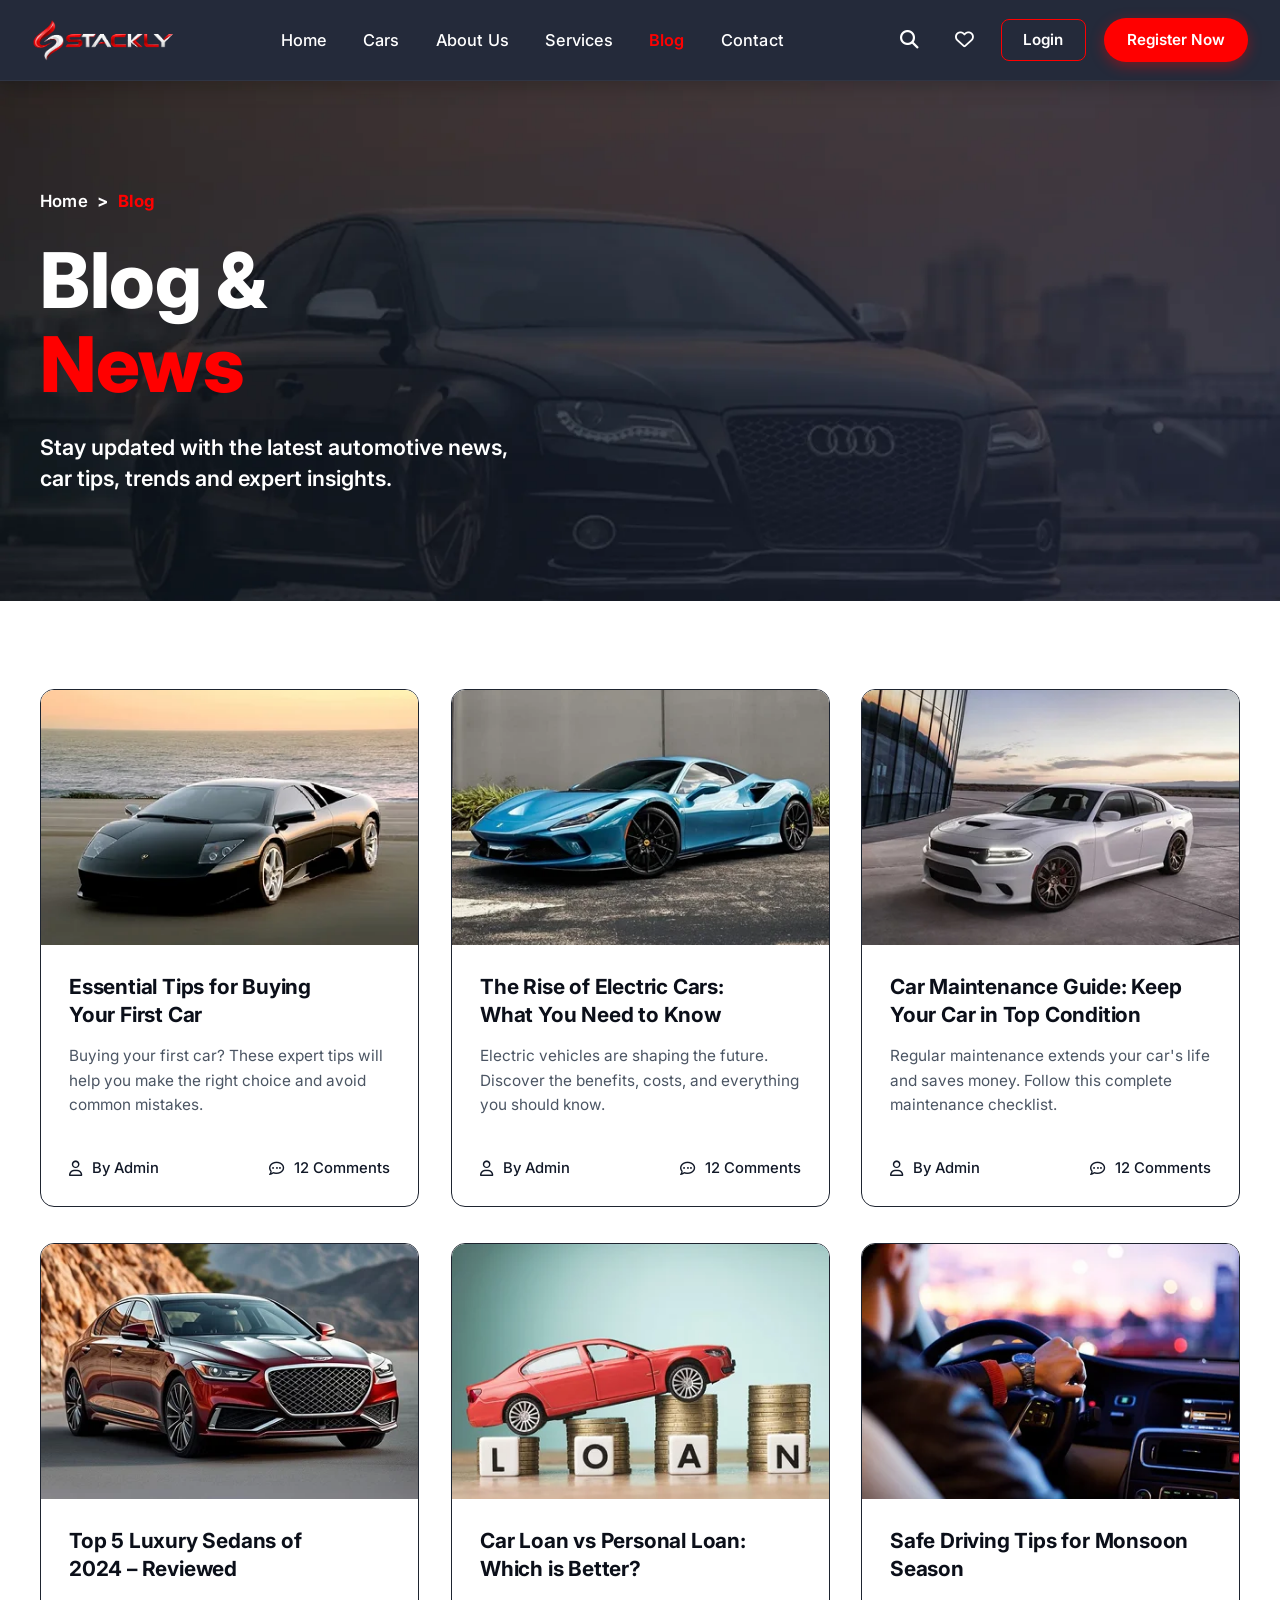
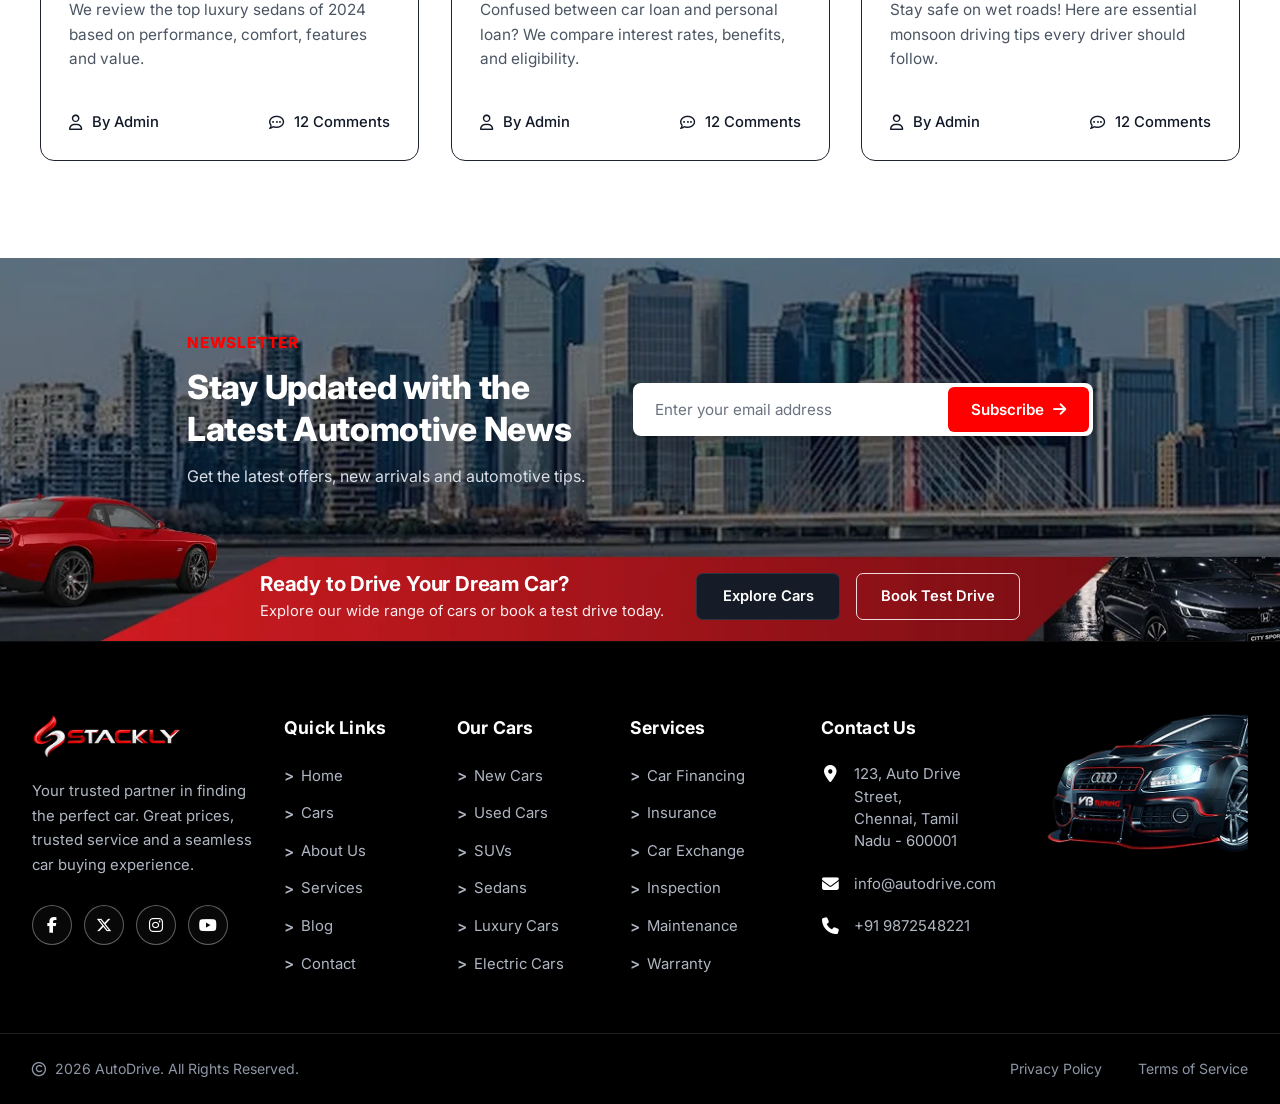
<file: pages/blog.html>
<!doctype html>
<html lang="en">
  <head>
    <meta charset="UTF-8" />
    <meta name="viewport" content="width=device-width, initial-scale=1.0" />
    <title>Blog - Stackly Motors</title>
    <!-- Favicon -->
    <link
      rel="icon"
      type="image/webp"
      href="../assets/images/stackly-logo.webp"
    />
    <!-- Google Fonts (Inter) -->
    <link rel="preconnect" href="https://fonts.googleapis.com" />
    <link rel="preconnect" href="https://fonts.gstatic.com" crossorigin />
    <link
      href="https://fonts.googleapis.com/css2?family=Inter:wght@300;400;500;600;700;800;900&display=swap"
      rel="stylesheet"
    />
    <!-- Font Awesome Icons -->
    <link
      rel="stylesheet"
      href="https://cdnjs.cloudflare.com/ajax/libs/font-awesome/6.7.2/css/all.min.css"
    />
    <!-- Stylesheet -->
    <link rel="stylesheet" href="../assets/css/styles.css" />
  </head>
  <body data-page="blog">
    <!-- Header Component Placeholder -->
    <div id="header-placeholder"></div>

    <!-- Main Content -->
    <main>
      <!-- Blog Hero / Banner Section -->
      <section class="blog-hero-section" id="blog-hero">
        <div class="blog-hero-overlay"></div>
        <div class="blog-hero-container">
          <div class="blog-hero-content">
            <nav class="blog-breadcrumb" aria-label="Breadcrumb">
              <a href="../index.html" class="breadcrumb-item">Home</a>
              <span class="breadcrumb-separator">&gt;</span>
              <span class="breadcrumb-item active">Blog</span>
            </nav>

            <h1 class="blog-hero-title">
              Blog &amp;<br />
              <span class="text-accent">News</span>
            </h1>

            <p class="blog-hero-description">
              Stay updated with the latest automotive news,<br />
              car tips, trends and expert insights.
            </p>
          </div>
        </div>
      </section>

      <!-- Blog Listing Section -->
      <section class="blog-listing-section" id="blog-listing">
        <div class="blog-listing-container">
          <div class="blog-grid">
            <!-- Blog Card 1 -->
            <article class="blog-card">
              <div class="blog-card-img-wrap">
                <a href="#">
                  <img
                    src="../assets/images/blog/blog-image-1.webp"
                    alt="Essential Tips for Buying Your First Car"
                    class="blog-card-img"
                    loading="lazy"
                  />
                </a>
              </div>
              <div class="blog-card-content">
                <h3 class="blog-card-title">
                  <a href="#">Essential Tips for Buying<br />Your First Car</a>
                </h3>
                <p class="blog-card-desc">
                  Buying your first car? These expert tips will help you make
                  the right choice and avoid common mistakes.
                </p>
                <div class="blog-card-meta">
                  <span class="blog-meta-item">
                    <i class="fa-regular fa-user"></i>
                    <span>By Admin</span>
                  </span>
                  <span class="blog-meta-item">
                    <i class="fa-regular fa-comment-dots"></i>
                    <span>12 Comments</span>
                  </span>
                </div>
              </div>
            </article>

            <!-- Blog Card 2 -->
            <article class="blog-card">
              <div class="blog-card-img-wrap">
                <a href="#">
                  <img
                    src="../assets/images/blog/blog-image-2.webp"
                    alt="The Rise of Electric Cars: What You Need to Know"
                    class="blog-card-img"
                    loading="lazy"
                  />
                </a>
              </div>
              <div class="blog-card-content">
                <h3 class="blog-card-title">
                  <a href="#"
                    >The Rise of Electric Cars:<br />What You Need to Know</a
                  >
                </h3>
                <p class="blog-card-desc">
                  Electric vehicles are shaping the future. Discover the
                  benefits, costs, and everything you should know.
                </p>
                <div class="blog-card-meta">
                  <span class="blog-meta-item">
                    <i class="fa-regular fa-user"></i>
                    <span>By Admin</span>
                  </span>
                  <span class="blog-meta-item">
                    <i class="fa-regular fa-comment-dots"></i>
                    <span>12 Comments</span>
                  </span>
                </div>
              </div>
            </article>

            <!-- Blog Card 3 -->
            <article class="blog-card">
              <div class="blog-card-img-wrap">
                <a href="#">
                  <img
                    src="../assets/images/blog/blog-image-3.webp"
                    alt="Car Maintenance Guide: Keep Your Car in Top Condition"
                    class="blog-card-img"
                    loading="lazy"
                  />
                </a>
              </div>
              <div class="blog-card-content">
                <h3 class="blog-card-title">
                  <a href="#"
                    >Car Maintenance Guide: Keep<br />Your Car in Top
                    Condition</a
                  >
                </h3>
                <p class="blog-card-desc">
                  Regular maintenance extends your car's life and saves money.
                  Follow this complete maintenance checklist.
                </p>
                <div class="blog-card-meta">
                  <span class="blog-meta-item">
                    <i class="fa-regular fa-user"></i>
                    <span>By Admin</span>
                  </span>
                  <span class="blog-meta-item">
                    <i class="fa-regular fa-comment-dots"></i>
                    <span>12 Comments</span>
                  </span>
                </div>
              </div>
            </article>

            <!-- Blog Card 4 -->
            <article class="blog-card">
              <div class="blog-card-img-wrap">
                <a href="#">
                  <img
                    src="../assets/images/blog/blog-image-4.webp"
                    alt="Top 5 Luxury Sedans of 2024 – Reviewed"
                    class="blog-card-img"
                    loading="lazy"
                  />
                </a>
              </div>
              <div class="blog-card-content">
                <h3 class="blog-card-title">
                  <a href="#">Top 5 Luxury Sedans of<br />2024 – Reviewed</a>
                </h3>
                <p class="blog-card-desc">
                  We review the top luxury sedans of 2024 based on performance,
                  comfort, features and value.
                </p>
                <div class="blog-card-meta">
                  <span class="blog-meta-item">
                    <i class="fa-regular fa-user"></i>
                    <span>By Admin</span>
                  </span>
                  <span class="blog-meta-item">
                    <i class="fa-regular fa-comment-dots"></i>
                    <span>12 Comments</span>
                  </span>
                </div>
              </div>
            </article>

            <!-- Blog Card 5 -->
            <article class="blog-card">
              <div class="blog-card-img-wrap">
                <a href="#">
                  <img
                    src="../assets/images/blog/blog-image-5.webp"
                    alt="Car Loan vs Personal Loan: Which is Better?"
                    class="blog-card-img"
                    loading="lazy"
                  />
                </a>
              </div>
              <div class="blog-card-content">
                <h3 class="blog-card-title">
                  <a href="#"
                    >Car Loan vs Personal Loan:<br />Which is Better?</a
                  >
                </h3>
                <p class="blog-card-desc">
                  Confused between car loan and personal loan? We compare
                  interest rates, benefits, and eligibility.
                </p>
                <div class="blog-card-meta">
                  <span class="blog-meta-item">
                    <i class="fa-regular fa-user"></i>
                    <span>By Admin</span>
                  </span>
                  <span class="blog-meta-item">
                    <i class="fa-regular fa-comment-dots"></i>
                    <span>12 Comments</span>
                  </span>
                </div>
              </div>
            </article>

            <!-- Blog Card 6 -->
            <article class="blog-card">
              <div class="blog-card-img-wrap">
                <a href="#">
                  <img
                    src="../assets/images/blog/blog-image-6.webp"
                    alt="Safe Driving Tips for Monsoon Season"
                    class="blog-card-img"
                    loading="lazy"
                  />
                </a>
              </div>
              <div class="blog-card-content">
                <h3 class="blog-card-title">
                  <a href="#">Safe Driving Tips for Monsoon Season</a>
                </h3>
                <p class="blog-card-desc">
                  Stay safe on wet roads! Here are essential monsoon driving
                  tips every driver should follow.
                </p>
                <div class="blog-card-meta">
                  <span class="blog-meta-item">
                    <i class="fa-regular fa-user"></i>
                    <span>By Admin</span>
                  </span>
                  <span class="blog-meta-item">
                    <i class="fa-regular fa-comment-dots"></i>
                    <span>12 Comments</span>
                  </span>
                </div>
              </div>
            </article>
          </div>
        </div>
      </section>

      <!-- Newsletter & CTA Banner Section -->
      <section class="newsletter-cta-section" id="newsletter">
        <div class="newsletter-cta-container">
          <!-- Top Row: Newsletter Subscription -->
          <div class="newsletter-top-row">
            <div class="newsletter-info">
              <span class="newsletter-badge">NEWSLETTER</span>
              <h2 class="newsletter-title">
                Stay Updated with the<br />
                Latest Automotive News
              </h2>
              <p class="newsletter-desc">
                Get the latest offers, new arrivals and automotive tips.
              </p>
            </div>
            <div class="newsletter-form-wrapper">
              <form
                class="newsletter-form"
                id="newsletter-form"
                onsubmit="return false;"
              >
                <div class="newsletter-input-group">
                  <input
                    type="email"
                    class="newsletter-input"
                    id="newsletter-email"
                    placeholder="Enter your email address"
                    required
                    aria-label="Email address"
                  />
                  <button
                    type="submit"
                    class="btn-newsletter-subscribe"
                    aria-label="Subscribe to newsletter"
                  >
                    <span>Subscribe</span>
                    <i class="fa-solid fa-arrow-right"></i>
                  </button>
                </div>
              </form>
            </div>
          </div>

          <!-- Bottom Row: Ready to Drive CTA Banner -->
          <div class="newsletter-bottom-row">
            <div class="cta-drive-info">
              <h3 class="cta-drive-title">Ready to Drive Your Dream Car?</h3>
              <p class="cta-drive-desc">
                Explore our wide range of cars or book a test drive today.
              </p>
            </div>
            <div class="cta-drive-actions">
              <a href="#" class="btn-cta-explore">Explore Cars</a>
              <a href="#" class="btn-cta-testdrive">Book Test Drive</a>
            </div>
          </div>
        </div>
      </section>
    </main>

    <!-- Footer Component Placeholder -->
    <div id="footer-placeholder"></div>

    <!-- Master Script -->
    <script src="../assets/js/script.js"></script>
  </body>
</html>
</file>
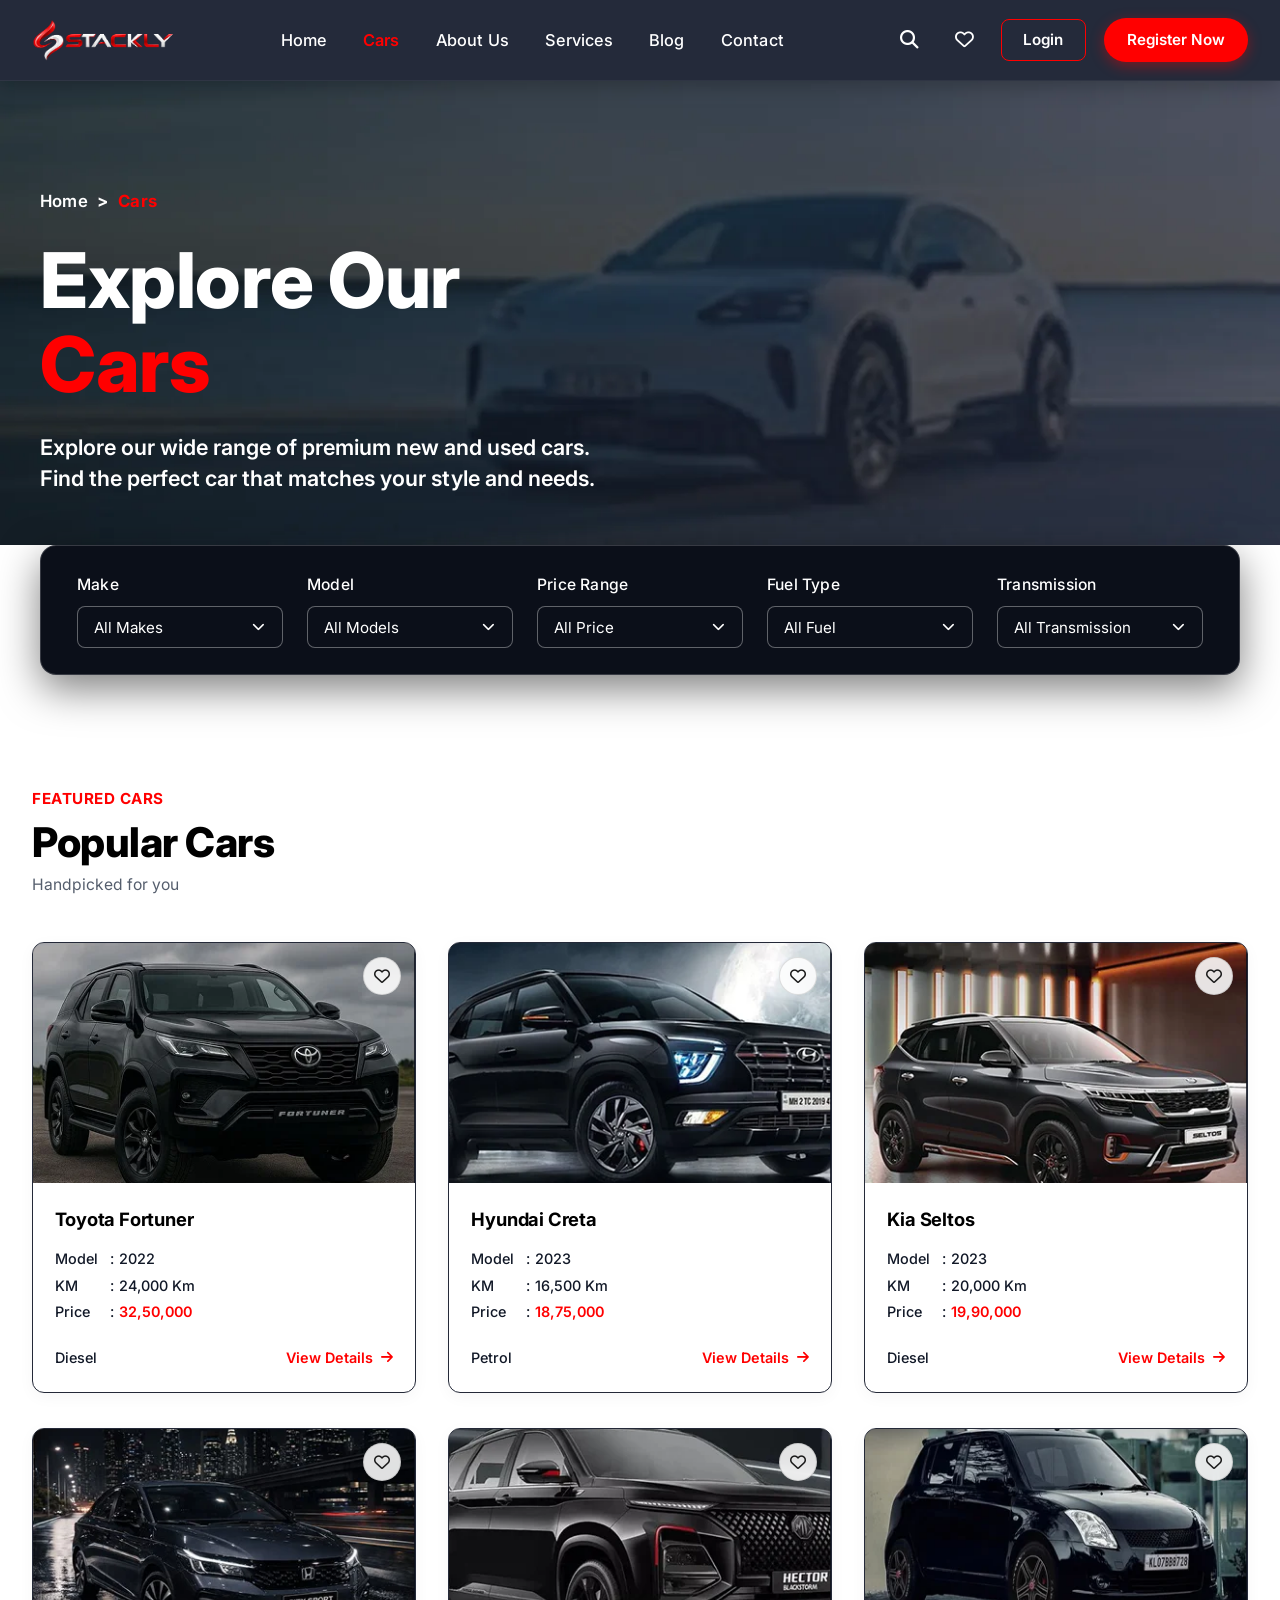
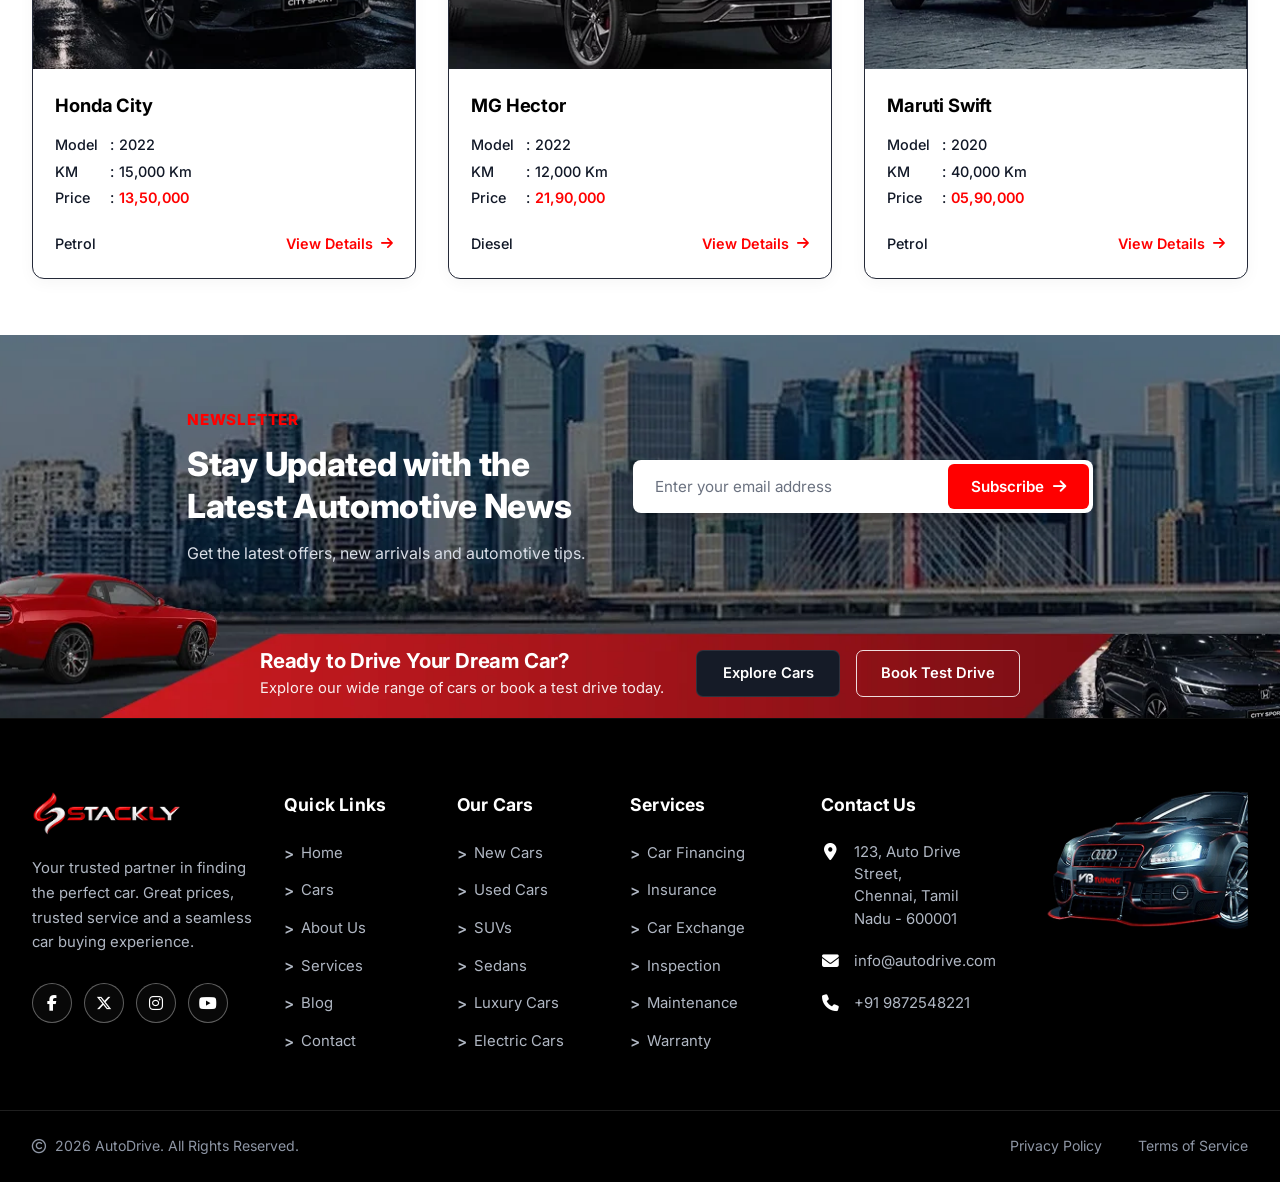
<file: pages/cars.html>
<!doctype html>
<html lang="en">
  <head>
    <meta charset="UTF-8" />
    <meta name="viewport" content="width=device-width, initial-scale=1.0" />
    <title>Cars - Stackly Motors</title>
    <!-- Favicon -->
    <link
      rel="icon"
      type="image/webp"
      href="../assets/images/stackly-logo.webp"
    />
    <!-- Google Fonts (Inter) -->
    <link rel="preconnect" href="https://fonts.googleapis.com" />
    <link rel="preconnect" href="https://fonts.gstatic.com" crossorigin />
    <link
      href="https://fonts.googleapis.com/css2?family=Inter:wght@300;400;500;600;700;800;900&display=swap"
      rel="stylesheet"
    />
    <!-- Font Awesome Icons -->
    <link
      rel="stylesheet"
      href="https://cdnjs.cloudflare.com/ajax/libs/font-awesome/6.7.2/css/all.min.css"
    />
    <!-- Stylesheet -->
    <link rel="stylesheet" href="../assets/css/styles.css" />
  </head>
  <body data-page="cars">
    <!-- Header Component Placeholder -->
    <div id="header-placeholder"></div>

    <!-- Main Content -->
    <main>
      <!-- Cars Hero Section -->
      <section class="cars-hero-section" id="cars-hero">
        <div class="cars-hero-overlay"></div>
        <div class="cars-hero-container">
          <div class="cars-hero-content">
            <nav class="cars-breadcrumb" aria-label="Breadcrumb">
              <a href="../index.html" class="breadcrumb-item">Home</a>
              <span class="breadcrumb-separator">&gt;</span>
              <span class="breadcrumb-item active">Cars</span>
            </nav>

            <h1 class="cars-hero-title">
              Explore Our<br />
              <span class="text-accent">Cars</span>
            </h1>

            <p class="cars-hero-description">
              Explore our wide range of premium new and used cars.<br />
              Find the perfect car that matches your style and needs.
            </p>
          </div>
        </div>
      </section>

      <!-- Cars Filter Bar Section -->
      <section class="cars-filter-section" id="cars-filter">
        <div class="cars-filter-container">
          <div class="cars-filter-bar">
            <div class="filter-group">
              <label for="filter-make" class="filter-label">Make</label>
              <div class="custom-select-wrapper">
                <select
                  id="filter-make"
                  class="filter-select"
                  aria-label="Filter by Make"
                >
                  <option value="" selected>All Makes</option>
                  <option value="Toyota">Toyota</option>
                  <option value="Hyundai">Hyundai</option>
                  <option value="Kia">Kia</option>
                  <option value="Honda">Honda</option>
                  <option value="MG">MG</option>
                  <option value="Maruti">Maruti</option>
                </select>
                <i class="fa-solid fa-chevron-down select-icon"></i>
              </div>
            </div>

            <div class="filter-group">
              <label for="filter-model" class="filter-label">Model</label>
              <div class="custom-select-wrapper">
                <select
                  id="filter-model"
                  class="filter-select"
                  aria-label="Filter by Model"
                >
                  <option value="" selected>All Models</option>
                  <option value="Fortuner">Fortuner</option>
                  <option value="Creta">Creta</option>
                  <option value="Seltos">Seltos</option>
                  <option value="City">City</option>
                  <option value="Hector">Hector</option>
                  <option value="Swift">Swift</option>
                </select>
                <i class="fa-solid fa-chevron-down select-icon"></i>
              </div>
            </div>

            <div class="filter-group">
              <label for="filter-price" class="filter-label">Price Range</label>
              <div class="custom-select-wrapper">
                <select
                  id="filter-price"
                  class="filter-select"
                  aria-label="Filter by Price Range"
                >
                  <option value="" selected>All Price</option>
                  <option value="0-1000000">Under ₹10 Lakh</option>
                  <option value="1000000-2000000">₹10 Lakh - ₹20 Lakh</option>
                  <option value="2000000-3000000">₹20 Lakh - ₹30 Lakh</option>
                  <option value="3000000-99999999">Above ₹30 Lakh</option>
                </select>
                <i class="fa-solid fa-chevron-down select-icon"></i>
              </div>
            </div>

            <div class="filter-group">
              <label for="filter-fuel" class="filter-label">Fuel Type</label>
              <div class="custom-select-wrapper">
                <select
                  id="filter-fuel"
                  class="filter-select"
                  aria-label="Filter by Fuel Type"
                >
                  <option value="" selected>All Fuel</option>
                  <option value="Diesel">Diesel</option>
                  <option value="Petrol">Petrol</option>
                  <option value="Electric">Electric</option>
                  <option value="Hybrid">Hybrid</option>
                </select>
                <i class="fa-solid fa-chevron-down select-icon"></i>
              </div>
            </div>

            <div class="filter-group">
              <label for="filter-transmission" class="filter-label"
                >Transmission</label
              >
              <div class="custom-select-wrapper">
                <select
                  id="filter-transmission"
                  class="filter-select"
                  aria-label="Filter by Transmission"
                >
                  <option value="" selected>All Transmission</option>
                  <option value="Automatic">Automatic</option>
                  <option value="Manual">Manual</option>
                </select>
                <i class="fa-solid fa-chevron-down select-icon"></i>
              </div>
            </div>
          </div>
        </div>
      </section>

      <!-- Popular Cars Section -->
      <section class="popular-cars-section" id="popular-cars">
        <div class="popular-cars-container">
          <div class="section-header">
            <span class="section-badge">FEATURED CARS</span>
            <h2 class="section-heading">Popular Cars</h2>
            <p class="section-subtext">Handpicked for you</p>
          </div>

          <div class="cars-grid">
            <!-- Card 1: Toyota Fortuner -->
            <article
              class="car-card"
              data-make="Toyota"
              data-model="Fortuner"
              data-price="3250000"
              data-fuel="Diesel"
              data-transmission="Automatic"
            >
              <div class="car-card-img-wrap">
                <img
                  src="../assets/images/home/home-featured-cars-1.webp"
                  alt="Toyota Fortuner"
                  class="car-img"
                  loading="lazy"
                />
                <button
                  type="button"
                  class="wishlist-toggle-btn"
                  aria-label="Add Toyota Fortuner to wishlist"
                >
                  <i class="fa-regular fa-heart"></i>
                </button>
              </div>
              <div class="car-card-body">
                <h3 class="car-title">Toyota Fortuner</h3>
                <div class="car-specs">
                  <div class="spec-row">
                    <span class="spec-label">Model</span>
                    <span class="spec-colon">:</span>
                    <span class="spec-value">2022</span>
                  </div>
                  <div class="spec-row">
                    <span class="spec-label">KM</span>
                    <span class="spec-colon">:</span>
                    <span class="spec-value">24,000 Km</span>
                  </div>
                  <div class="spec-row">
                    <span class="spec-label">Price</span>
                    <span class="spec-colon">:</span>
                    <span class="spec-value price-highlight">32,50,000</span>
                  </div>
                </div>
                <div class="car-card-footer">
                  <span class="fuel-type">Diesel</span>
                  <a href="#" class="view-details-link">
                    <span>View Details</span>
                    <i class="fa-solid fa-arrow-right"></i>
                  </a>
                </div>
              </div>
            </article>

            <!-- Card 2: Hyundai Creta -->
            <article
              class="car-card"
              data-make="Hyundai"
              data-model="Creta"
              data-price="1875000"
              data-fuel="Petrol"
              data-transmission="Manual"
            >
              <div class="car-card-img-wrap">
                <img
                  src="../assets/images/home/home-featured-cars-2.webp"
                  alt="Hyundai Creta"
                  class="car-img"
                  loading="lazy"
                />
                <button
                  type="button"
                  class="wishlist-toggle-btn"
                  aria-label="Add Hyundai Creta to wishlist"
                >
                  <i class="fa-regular fa-heart"></i>
                </button>
              </div>
              <div class="car-card-body">
                <h3 class="car-title">Hyundai Creta</h3>
                <div class="car-specs">
                  <div class="spec-row">
                    <span class="spec-label">Model</span>
                    <span class="spec-colon">:</span>
                    <span class="spec-value">2023</span>
                  </div>
                  <div class="spec-row">
                    <span class="spec-label">KM</span>
                    <span class="spec-colon">:</span>
                    <span class="spec-value">16,500 Km</span>
                  </div>
                  <div class="spec-row">
                    <span class="spec-label">Price</span>
                    <span class="spec-colon">:</span>
                    <span class="spec-value price-highlight">18,75,000</span>
                  </div>
                </div>
                <div class="car-card-footer">
                  <span class="fuel-type">Petrol</span>
                  <a href="#" class="view-details-link">
                    <span>View Details</span>
                    <i class="fa-solid fa-arrow-right"></i>
                  </a>
                </div>
              </div>
            </article>

            <!-- Card 3: Kia Seltos -->
            <article
              class="car-card"
              data-make="Kia"
              data-model="Seltos"
              data-price="1990000"
              data-fuel="Diesel"
              data-transmission="Automatic"
            >
              <div class="car-card-img-wrap">
                <img
                  src="../assets/images/home/home-featured-cars-3.webp"
                  alt="Kia Seltos"
                  class="car-img"
                  loading="lazy"
                />
                <button
                  type="button"
                  class="wishlist-toggle-btn"
                  aria-label="Add Kia Seltos to wishlist"
                >
                  <i class="fa-regular fa-heart"></i>
                </button>
              </div>
              <div class="car-card-body">
                <h3 class="car-title">Kia Seltos</h3>
                <div class="car-specs">
                  <div class="spec-row">
                    <span class="spec-label">Model</span>
                    <span class="spec-colon">:</span>
                    <span class="spec-value">2023</span>
                  </div>
                  <div class="spec-row">
                    <span class="spec-label">KM</span>
                    <span class="spec-colon">:</span>
                    <span class="spec-value">20,000 Km</span>
                  </div>
                  <div class="spec-row">
                    <span class="spec-label">Price</span>
                    <span class="spec-colon">:</span>
                    <span class="spec-value price-highlight">19,90,000</span>
                  </div>
                </div>
                <div class="car-card-footer">
                  <span class="fuel-type">Diesel</span>
                  <a href="#" class="view-details-link">
                    <span>View Details</span>
                    <i class="fa-solid fa-arrow-right"></i>
                  </a>
                </div>
              </div>
            </article>

            <!-- Card 4: Honda City -->
            <article
              class="car-card"
              data-make="Honda"
              data-model="City"
              data-price="1350000"
              data-fuel="Petrol"
              data-transmission="Manual"
            >
              <div class="car-card-img-wrap">
                <img
                  src="../assets/images/home/home-featured-cars-4.webp"
                  alt="Honda City"
                  class="car-img"
                  loading="lazy"
                />
                <button
                  type="button"
                  class="wishlist-toggle-btn"
                  aria-label="Add Honda City to wishlist"
                >
                  <i class="fa-regular fa-heart"></i>
                </button>
              </div>
              <div class="car-card-body">
                <h3 class="car-title">Honda City</h3>
                <div class="car-specs">
                  <div class="spec-row">
                    <span class="spec-label">Model</span>
                    <span class="spec-colon">:</span>
                    <span class="spec-value">2022</span>
                  </div>
                  <div class="spec-row">
                    <span class="spec-label">KM</span>
                    <span class="spec-colon">:</span>
                    <span class="spec-value">15,000 Km</span>
                  </div>
                  <div class="spec-row">
                    <span class="spec-label">Price</span>
                    <span class="spec-colon">:</span>
                    <span class="spec-value price-highlight">13,50,000</span>
                  </div>
                </div>
                <div class="car-card-footer">
                  <span class="fuel-type">Petrol</span>
                  <a href="#" class="view-details-link">
                    <span>View Details</span>
                    <i class="fa-solid fa-arrow-right"></i>
                  </a>
                </div>
              </div>
            </article>

            <!-- Card 5: MG Hector -->
            <article
              class="car-card"
              data-make="MG"
              data-model="Hector"
              data-price="2190000"
              data-fuel="Diesel"
              data-transmission="Automatic"
            >
              <div class="car-card-img-wrap">
                <img
                  src="../assets/images/home/home-featured-cars-5.webp"
                  alt="MG Hector"
                  class="car-img"
                  loading="lazy"
                />
                <button
                  type="button"
                  class="wishlist-toggle-btn"
                  aria-label="Add MG Hector to wishlist"
                >
                  <i class="fa-regular fa-heart"></i>
                </button>
              </div>
              <div class="car-card-body">
                <h3 class="car-title">MG Hector</h3>
                <div class="car-specs">
                  <div class="spec-row">
                    <span class="spec-label">Model</span>
                    <span class="spec-colon">:</span>
                    <span class="spec-value">2022</span>
                  </div>
                  <div class="spec-row">
                    <span class="spec-label">KM</span>
                    <span class="spec-colon">:</span>
                    <span class="spec-value">12,000 Km</span>
                  </div>
                  <div class="spec-row">
                    <span class="spec-label">Price</span>
                    <span class="spec-colon">:</span>
                    <span class="spec-value price-highlight">21,90,000</span>
                  </div>
                </div>
                <div class="car-card-footer">
                  <span class="fuel-type">Diesel</span>
                  <a href="#" class="view-details-link">
                    <span>View Details</span>
                    <i class="fa-solid fa-arrow-right"></i>
                  </a>
                </div>
              </div>
            </article>

            <!-- Card 6: Maruti Swift -->
            <article
              class="car-card"
              data-make="Maruti"
              data-model="Swift"
              data-price="590000"
              data-fuel="Petrol"
              data-transmission="Manual"
            >
              <div class="car-card-img-wrap">
                <img
                  src="../assets/images/home/home-featured-cars-6.webp"
                  alt="Maruti Swift"
                  class="car-img"
                  loading="lazy"
                />
                <button
                  type="button"
                  class="wishlist-toggle-btn"
                  aria-label="Add Maruti Swift to wishlist"
                >
                  <i class="fa-regular fa-heart"></i>
                </button>
              </div>
              <div class="car-card-body">
                <h3 class="car-title">Maruti Swift</h3>
                <div class="car-specs">
                  <div class="spec-row">
                    <span class="spec-label">Model</span>
                    <span class="spec-colon">:</span>
                    <span class="spec-value">2020</span>
                  </div>
                  <div class="spec-row">
                    <span class="spec-label">KM</span>
                    <span class="spec-colon">:</span>
                    <span class="spec-value">40,000 Km</span>
                  </div>
                  <div class="spec-row">
                    <span class="spec-label">Price</span>
                    <span class="spec-colon">:</span>
                    <span class="spec-value price-highlight">05,90,000</span>
                  </div>
                </div>
                <div class="car-card-footer">
                  <span class="fuel-type">Petrol</span>
                  <a href="#" class="view-details-link">
                    <span>View Details</span>
                    <i class="fa-solid fa-arrow-right"></i>
                  </a>
                </div>
              </div>
            </article>
          </div>
        </div>
      </section>

      <!-- Newsletter & CTA Banner Section -->
      <section class="newsletter-cta-section" id="newsletter">
        <div class="newsletter-cta-container">
          <!-- Top Row: Newsletter Subscription -->
          <div class="newsletter-top-row">
            <div class="newsletter-info">
              <span class="newsletter-badge">NEWSLETTER</span>
              <h2 class="newsletter-title">
                Stay Updated with the<br />
                Latest Automotive News
              </h2>
              <p class="newsletter-desc">
                Get the latest offers, new arrivals and automotive tips.
              </p>
            </div>
            <div class="newsletter-form-wrapper">
              <form
                class="newsletter-form"
                id="newsletter-form"
                onsubmit="return false;"
              >
                <div class="newsletter-input-group">
                  <input
                    type="email"
                    class="newsletter-input"
                    id="newsletter-email"
                    placeholder="Enter your email address"
                    required
                    aria-label="Email address"
                  />
                  <button
                    type="submit"
                    class="btn-newsletter-subscribe"
                    aria-label="Subscribe to newsletter"
                  >
                    <span>Subscribe</span>
                    <i class="fa-solid fa-arrow-right"></i>
                  </button>
                </div>
              </form>
            </div>
          </div>

          <!-- Bottom Row: Ready to Drive CTA Banner -->
          <div class="newsletter-bottom-row">
            <div class="cta-drive-info">
              <h3 class="cta-drive-title">Ready to Drive Your Dream Car?</h3>
              <p class="cta-drive-desc">
                Explore our wide range of cars or book a test drive today.
              </p>
            </div>
            <div class="cta-drive-actions">
              <a href="#" class="btn-cta-explore">Explore Cars</a>
              <a href="#" class="btn-cta-testdrive">Book Test Drive</a>
            </div>
          </div>
        </div>
      </section>
    </main>

    <!-- Footer Component Placeholder -->
    <div id="footer-placeholder"></div>

    <!-- Master Script -->
    <script src="../assets/js/script.js"></script>
  </body>
</html>
</file>
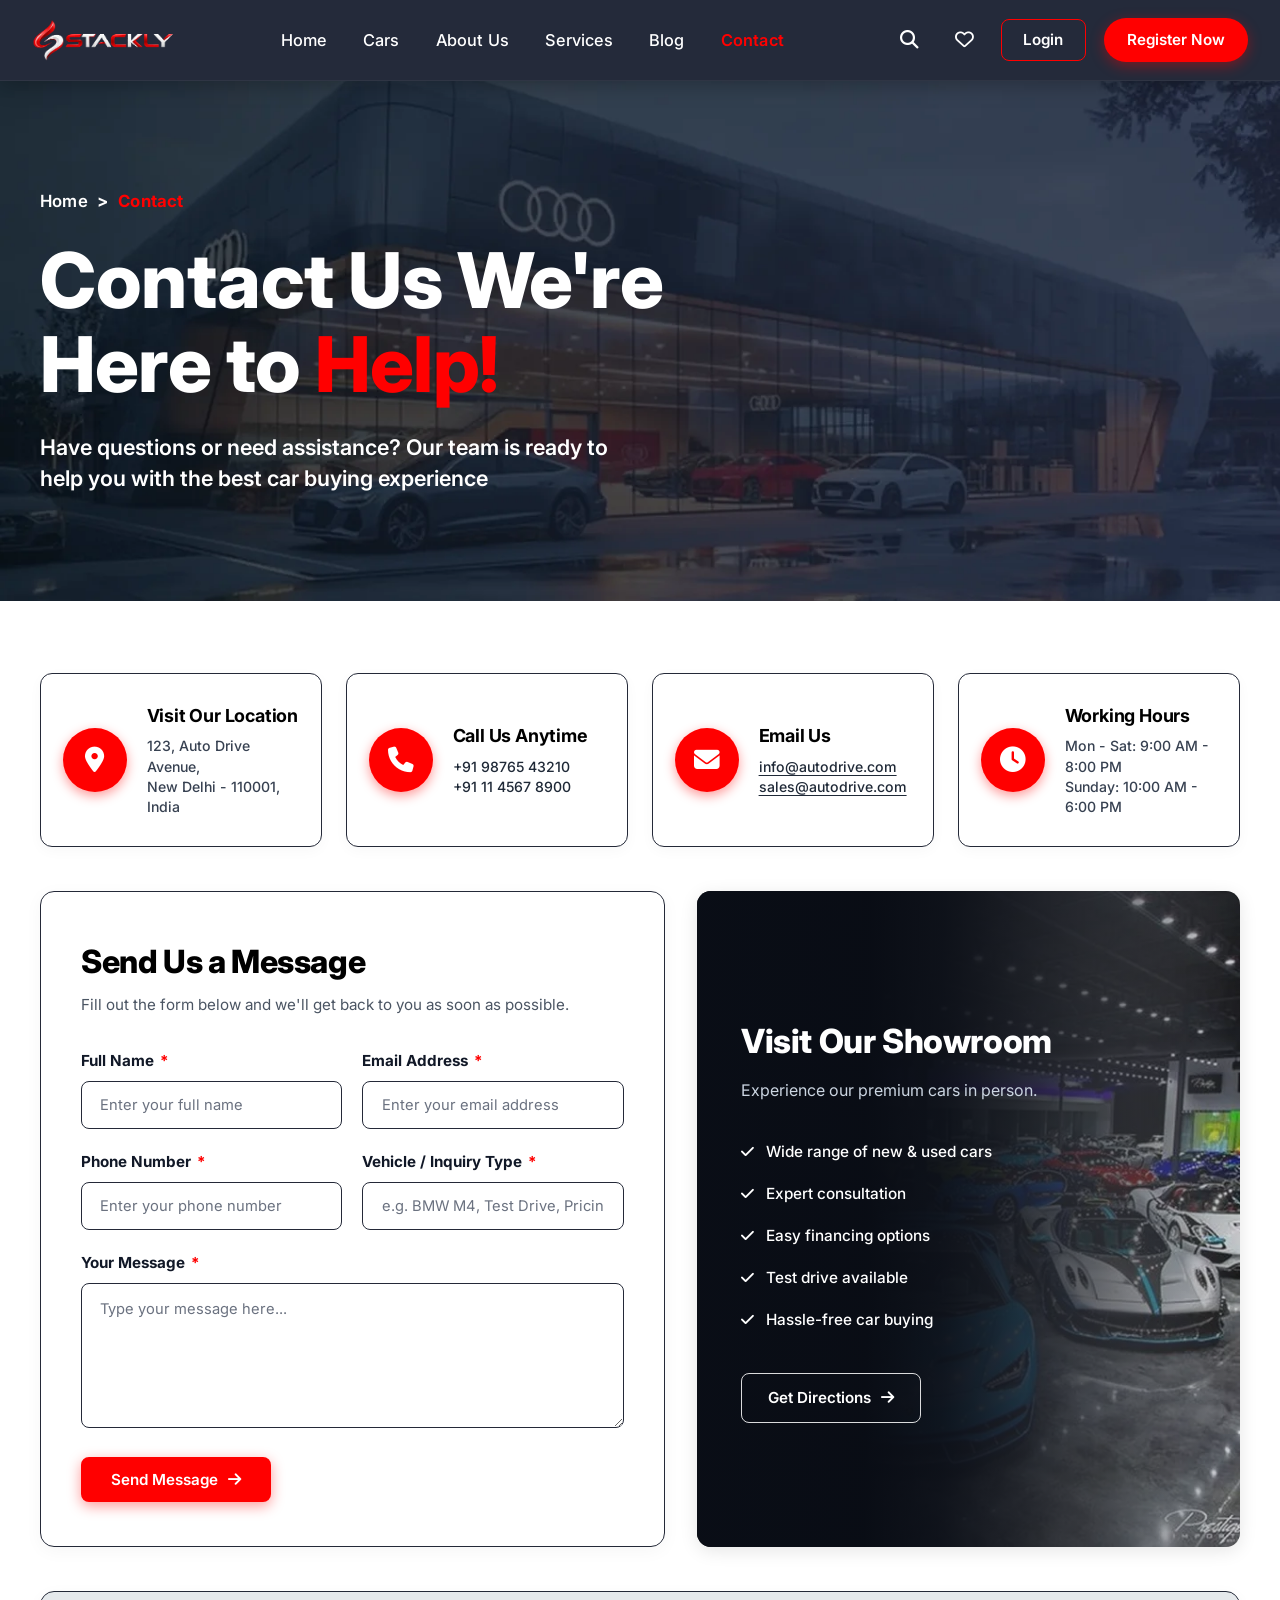
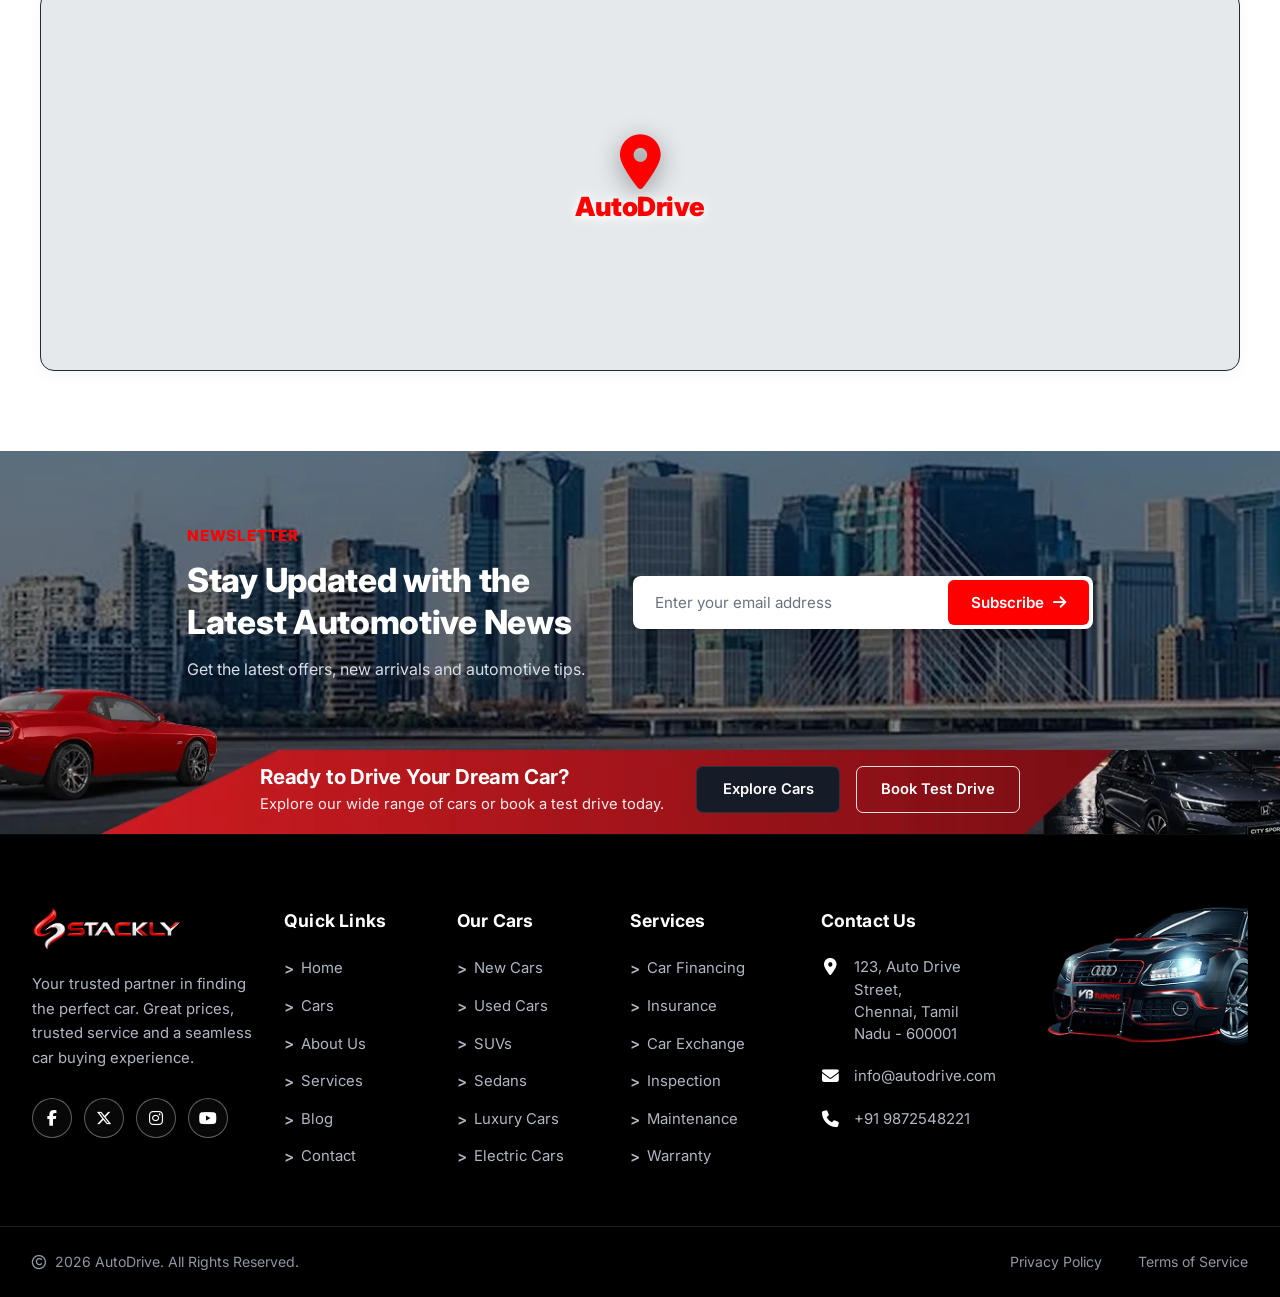
<file: pages/contact.html>
<!doctype html>
<html lang="en">
  <head>
    <meta charset="UTF-8" />
    <meta name="viewport" content="width=device-width, initial-scale=1.0" />
    <title>Contact Us - Stackly Motors</title>
    <!-- Favicon -->
    <link
      rel="icon"
      type="image/webp"
      href="../assets/images/stackly-logo.webp"
    />
    <!-- Google Fonts (Inter) -->
    <link rel="preconnect" href="https://fonts.googleapis.com" />
    <link rel="preconnect" href="https://fonts.gstatic.com" crossorigin />
    <link
      href="https://fonts.googleapis.com/css2?family=Inter:wght@300;400;500;600;700;800;900&display=swap"
      rel="stylesheet"
    />
    <!-- Font Awesome Icons -->
    <link
      rel="stylesheet"
      href="https://cdnjs.cloudflare.com/ajax/libs/font-awesome/6.7.2/css/all.min.css"
    />
    <!-- Stylesheet -->
    <link rel="stylesheet" href="../assets/css/styles.css" />
  </head>
  <body data-page="contact">
    <!-- Header Component Placeholder -->
    <div id="header-placeholder"></div>

    <!-- Main Content -->
    <main>
      <!-- Contact Hero / Banner Section -->
      <section class="contact-hero-section" id="contact-hero">
        <div class="contact-hero-overlay"></div>
        <div class="contact-hero-container">
          <div class="contact-hero-content">
            <!-- Breadcrumb Navigation -->
            <nav class="contact-breadcrumb" aria-label="Breadcrumb">
              <a href="../index.html" class="breadcrumb-item">Home</a>
              <span class="breadcrumb-separator">&gt;</span>
              <span class="breadcrumb-item active">Contact</span>
            </nav>

            <!-- Hero Title -->
            <h1 class="contact-hero-title">
              Contact Us We're<br />
              Here to <span class="text-accent">Help!</span>
            </h1>

            <!-- Hero Description -->
            <p class="contact-hero-description">
              Have questions or need assistance? Our team is ready to<br />
              help you with the best car buying experience
            </p>
          </div>
        </div>
      </section>

      <!-- Contact Main Content Section (Info Cards, Form, Showroom, Map) -->
      <section class="contact-main-section" id="contact-main">
        <div class="contact-main-container">
          <!-- Top Contact Info Cards (4 Cards) -->
          <div class="contact-info-cards-grid">
            <!-- Card 1: Visit Our Location -->
            <div class="contact-info-card">
              <div class="contact-info-icon-wrap">
                <i class="fa-solid fa-location-dot"></i>
              </div>
              <div class="contact-info-content">
                <h3 class="contact-info-title">Visit Our Location</h3>
                <p class="contact-info-desc">
                  123, Auto Drive Avenue,<br />
                  New Delhi - 110001, India
                </p>
              </div>
            </div>

            <!-- Card 2: Call Us Anytime -->
            <div class="contact-info-card">
              <div class="contact-info-icon-wrap">
                <i class="fa-solid fa-phone"></i>
              </div>
              <div class="contact-info-content">
                <h3 class="contact-info-title">Call Us Anytime</h3>
                <p class="contact-info-desc">
                  <a href="tel:+919876543210">+91 98765 43210</a><br />
                  <a href="tel:+911145678900">+91 11 4567 8900</a>
                </p>
              </div>
            </div>

            <!-- Card 3: Email Us -->
            <div class="contact-info-card">
              <div class="contact-info-icon-wrap">
                <i class="fa-solid fa-envelope"></i>
              </div>
              <div class="contact-info-content">
                <h3 class="contact-info-title">Email Us</h3>
                <p class="contact-info-desc">
                  <a href="mailto:info@autodrive.com" class="underlined-link"
                    >info@autodrive.com</a
                  ><br />
                  <a href="mailto:sales@autodrive.com" class="underlined-link"
                    >sales@autodrive.com</a
                  >
                </p>
              </div>
            </div>

            <!-- Card 4: Working Hours -->
            <div class="contact-info-card">
              <div class="contact-info-icon-wrap">
                <i class="fa-solid fa-clock"></i>
              </div>
              <div class="contact-info-content">
                <h3 class="contact-info-title">Working Hours</h3>
                <p class="contact-info-desc">
                  Mon - Sat: 9:00 AM - 8:00 PM<br />
                  Sunday: 10:00 AM - 6:00 PM
                </p>
              </div>
            </div>
          </div>

          <!-- Middle Section: Send Us a Message Form & Visit Our Showroom Card -->
          <div class="contact-form-showroom-grid">
            <!-- Left: Send Us a Message Form Card -->
            <div class="contact-form-card">
              <h2 class="contact-form-title">Send Us a Message</h2>
              <p class="contact-form-subtitle">
                Fill out the form below and we'll get back to you as soon as
                possible.
              </p>

              <form class="contact-form" id="contact-us-form" novalidate>
                <!-- Row 1: Full Name & Email Address -->
                <div class="contact-form-row">
                  <div class="contact-form-group">
                    <label for="contact-fullname" class="contact-form-label">
                      Full Name <span class="required-star">*</span>
                    </label>
                    <input
                      type="text"
                      id="contact-fullname"
                      name="fullname"
                      class="contact-form-input"
                      placeholder="Enter your full name"
                      maxlength="16"
                      required
                      autocomplete="name"
                    />
                  </div>

                  <div class="contact-form-group">
                    <label for="contact-email" class="contact-form-label">
                      Email Address <span class="required-star">*</span>
                    </label>
                    <input
                      type="email"
                      id="contact-email"
                      name="email"
                      class="contact-form-input"
                      placeholder="Enter your email address"
                      required
                      autocomplete="email"
                    />
                  </div>
                </div>

                <!-- Row 2: Phone Number & Interested Vehicle / Topic -->
                <div class="contact-form-row">
                  <div class="contact-form-group">
                    <label for="contact-phone" class="contact-form-label">
                      Phone Number <span class="required-star">*</span>
                    </label>
                    <input
                      type="tel"
                      id="contact-phone"
                      name="phone"
                      class="contact-form-input"
                      placeholder="Enter your phone number"
                      maxlength="10"
                      minlength="10"
                      required
                      autocomplete="tel"
                    />
                  </div>

                  <div class="contact-form-group">
                    <label for="contact-subject" class="contact-form-label">
                      Vehicle / Inquiry Type
                      <span class="required-star">*</span>
                    </label>
                    <input
                      type="text"
                      id="contact-subject"
                      name="subject"
                      class="contact-form-input"
                      placeholder="e.g. BMW M4, Test Drive, Pricing"
                      required
                    />
                  </div>
                </div>

                <!-- Row 3: Your Message -->
                <div class="contact-form-group">
                  <label for="contact-message" class="contact-form-label">
                    Your Message <span class="required-star">*</span>
                  </label>
                  <textarea
                    id="contact-message"
                    name="message"
                    class="contact-form-textarea"
                    placeholder="Type your message here..."
                    rows="5"
                    required
                  ></textarea>
                </div>

                <!-- Submit Button & Feedback Status -->
                <div class="contact-form-action">
                  <button
                    type="submit"
                    class="btn-contact-submit"
                    id="btn-contact-submit"
                  >
                    <span>Send Message</span>
                    <i class="fa-solid fa-arrow-right"></i>
                  </button>
                </div>

                <div
                  id="contact-form-alert"
                  class="contact-form-alert"
                  style="display: none"
                ></div>
              </form>
            </div>

            <!-- Right: Visit Our Showroom Card -->
            <div class="contact-showroom-card">
              <div class="showroom-card-overlay"></div>
              <div class="showroom-card-content">
                <h2 class="showroom-card-title">Visit Our Showroom</h2>
                <p class="showroom-card-subtitle">
                  Experience our premium cars in person.
                </p>

                <ul class="showroom-feature-list">
                  <li>
                    <i class="fa-solid fa-check"></i>
                    <span>Wide range of new &amp; used cars</span>
                  </li>
                  <li>
                    <i class="fa-solid fa-check"></i>
                    <span>Expert consultation</span>
                  </li>
                  <li>
                    <i class="fa-solid fa-check"></i>
                    <span>Easy financing options</span>
                  </li>
                  <li>
                    <i class="fa-solid fa-check"></i>
                    <span>Test drive available</span>
                  </li>
                  <li>
                    <i class="fa-solid fa-check"></i>
                    <span>Hassle-free car buying</span>
                  </li>
                </ul>

                <div class="showroom-card-action">
                  <a
                    href="#contact-map-section"
                    class="btn-showroom-directions"
                  >
                    <span>Get Directions</span>
                    <i class="fa-solid fa-arrow-right"></i>
                  </a>
                </div>
              </div>
            </div>
          </div>

          <!-- Bottom: Location Map Section -->
          <div class="contact-map-section" id="contact-map-section">
            <div class="contact-map-wrapper">
              <iframe
                title="AutoDrive Location Map"
                src="https://www.google.com/maps/embed?pb=!1m18!1m12!1m3!1d3501.996167822989!2d77.2185566763071!3d28.630048184196164!2m3!1f0!2f0!3f0!3m2!1i1024!2i768!4f13.1!3m3!1m2!1s0x390cfd37b927025b%3A0x8099637d15a510f!2sConnaught%20Place%2C%20New%20Delhi%2C%20Delhi%20110001!5e0!3m2!1sen!2sin!4v1700000000000!5m2!1sen!2sin"
                class="contact-map-iframe"
                loading="lazy"
                referrerpolicy="no-referrer-when-downgrade"
                allowfullscreen
              ></iframe>
              <div class="contact-map-marker-overlay">
                <i class="fa-solid fa-location-dot map-pin-icon"></i>
                <span class="map-pin-label">AutoDrive</span>
              </div>
            </div>
          </div>
        </div>
      </section>

      <!-- Newsletter & CTA Banner Section -->
      <section class="newsletter-cta-section" id="newsletter">
        <div class="newsletter-cta-container">
          <!-- Top Row: Newsletter Subscription -->
          <div class="newsletter-top-row">
            <div class="newsletter-info">
              <span class="newsletter-badge">NEWSLETTER</span>
              <h2 class="newsletter-title">
                Stay Updated with the<br />
                Latest Automotive News
              </h2>
              <p class="newsletter-desc">
                Get the latest offers, new arrivals and automotive tips.
              </p>
            </div>
            <div class="newsletter-form-wrapper">
              <form
                class="newsletter-form"
                id="newsletter-form"
                onsubmit="return false;"
              >
                <div class="newsletter-input-group">
                  <input
                    type="email"
                    class="newsletter-input"
                    id="newsletter-email"
                    placeholder="Enter your email address"
                    required
                    aria-label="Email address"
                  />
                  <button
                    type="submit"
                    class="btn-newsletter-subscribe"
                    aria-label="Subscribe to newsletter"
                  >
                    <span>Subscribe</span>
                    <i class="fa-solid fa-arrow-right"></i>
                  </button>
                </div>
              </form>
            </div>
          </div>

          <!-- Bottom Row: Ready to Drive CTA Banner -->
          <div class="newsletter-bottom-row">
            <div class="cta-drive-info">
              <h3 class="cta-drive-title">Ready to Drive Your Dream Car?</h3>
              <p class="cta-drive-desc">
                Explore our wide range of cars or book a test drive today.
              </p>
            </div>
            <div class="cta-drive-actions">
              <a href="#" class="btn-cta-explore">Explore Cars</a>
              <a href="#" class="btn-cta-testdrive">Book Test Drive</a>
            </div>
          </div>
        </div>
      </section>
    </main>

    <!-- Footer Component Placeholder -->
    <div id="footer-placeholder"></div>

    <!-- Master Script -->
    <script src="../assets/js/script.js"></script>
  </body>
</html>
</file>
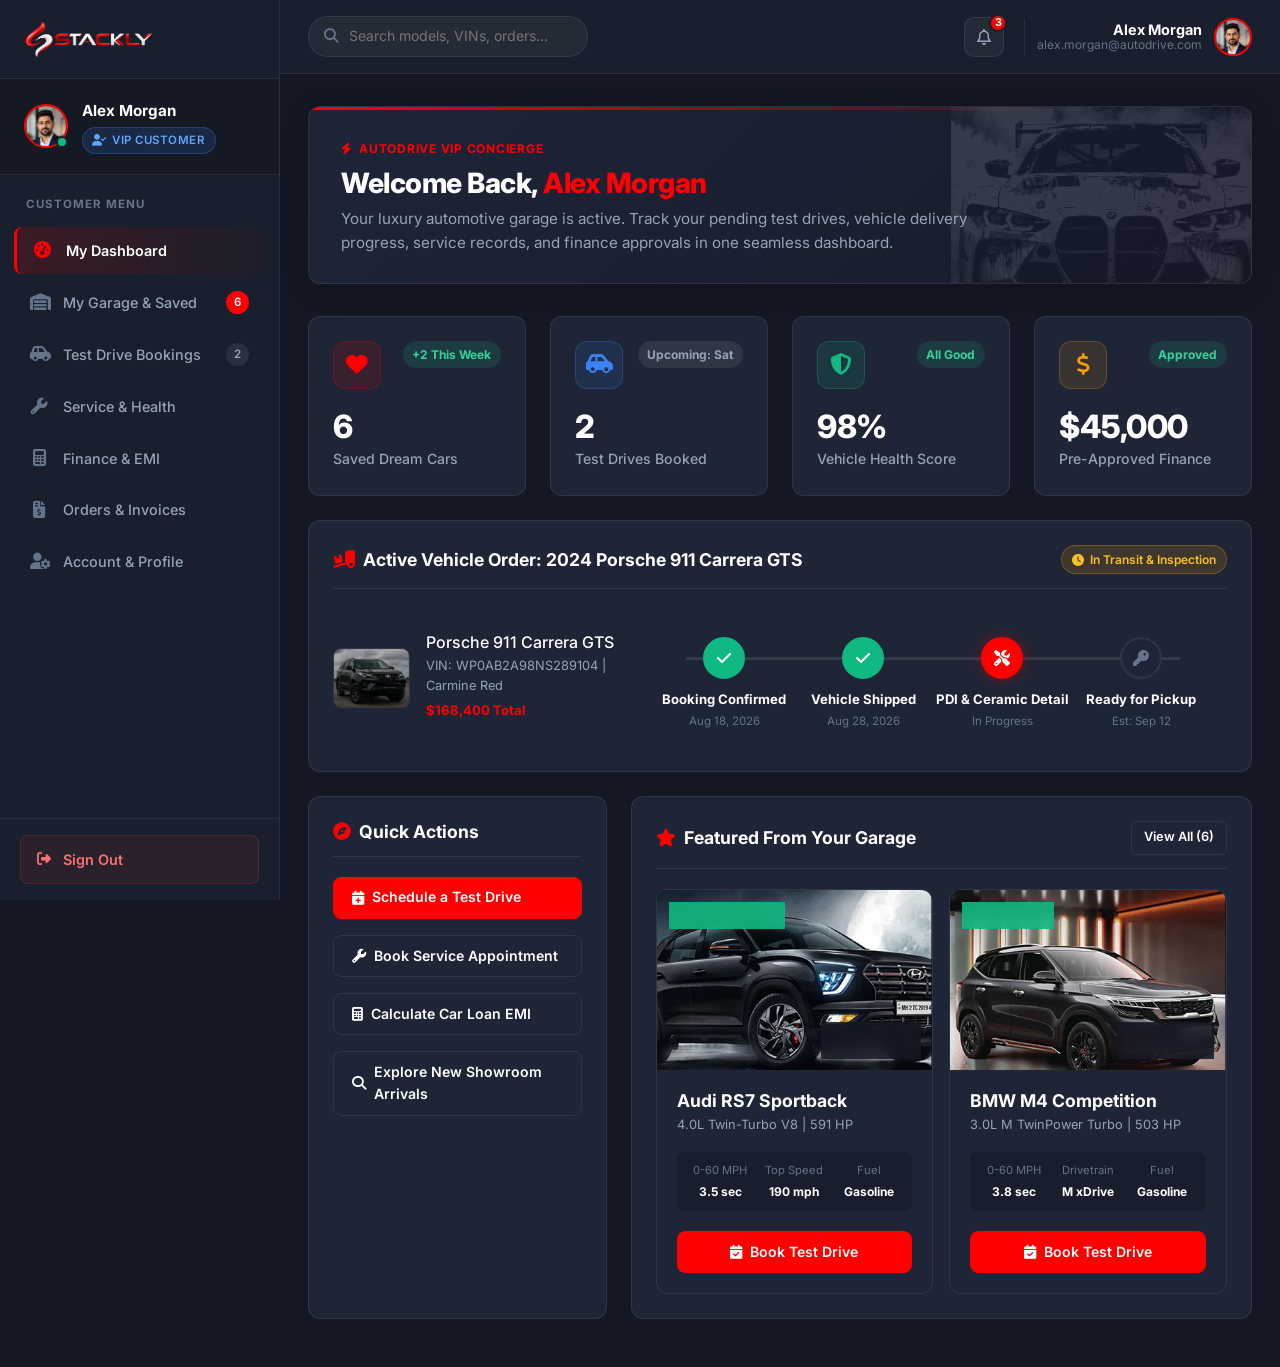
<file: pages/dashboard.html>
<!doctype html>
<html lang="en">
  <head>
    <meta charset="UTF-8" />
    <meta name="viewport" content="width=device-width, initial-scale=1.0" />
    <title>AutoDrive | Automotive Role-Based Dashboard</title>

    <!-- Favicon -->
    <link
      rel="icon"
      type="image/webp"
      href="../assets/images/stackly-logo.webp"
    />

    <!-- Google Fonts (Inter) -->
    <link rel="preconnect" href="https://fonts.googleapis.com" />
    <link rel="preconnect" href="https://fonts.gstatic.com" crossorigin />
    <link
      href="https://fonts.googleapis.com/css2?family=Inter:wght@300;400;500;600;700;800;900&display=swap"
      rel="stylesheet"
    />

    <!-- Font Awesome Icons -->
    <link
      rel="stylesheet"
      href="https://cdnjs.cloudflare.com/ajax/libs/font-awesome/6.7.2/css/all.min.css"
    />

    <!-- Bootstrap 5 CSS -->
    <link
      rel="stylesheet"
      href="https://cdn.jsdelivr.net/npm/bootstrap@5.3.3/dist/css/bootstrap.min.css"
    />

    <!-- Theme & Dashboard Custom Stylesheets -->
    <link rel="stylesheet" href="../assets/css/styles.css" />
    <link rel="stylesheet" href="../assets/css/dashboard.css" />
  </head>

  <body class="dashboard-body" data-page="dashboard">
    <!-- Mobile Sidebar Backdrop Overlay -->
    <div class="dash-sidebar-backdrop" id="dashSidebarBackdrop"></div>

    <div class="dashboard-layout">
      <!-- ====================================================================
           SIDEBAR COMPONENT
           ==================================================================== -->
      <aside class="dash-sidebar" id="dashSidebar">
        <!-- Sidebar Brand Header -->
        <div class="dash-sidebar-header">
          <a href="../index.html" class="dash-sidebar-logo">
            <img
              src="../assets/images/stackly-logo.webp"
              alt="AutoDrive Dealership"
            />
          </a>
          <button
            type="button"
            class="dash-sidebar-close"
            id="closeSidebarBtn"
            aria-label="Close sidebar"
          >
            <i class="fa-solid fa-xmark"></i>
          </button>
        </div>

        <!-- User Role Profile Card -->
        <div class="dash-user-role-card">
          <div class="dash-avatar-wrapper">
            <img
              src="../assets/images/about/about-our-team-1.webp"
              alt="User Avatar"
              class="dash-avatar-img"
            />
            <span class="dash-avatar-status"></span>
          </div>
          <div class="dash-user-meta">
            <div class="dash-user-meta-name user-display-name">Alex Morgan</div>
            <span class="dash-user-meta-role role-badge-customer">
              <i class="fa-solid fa-user-check"></i> VIP Customer
            </span>
          </div>
        </div>

        <!-- ================================================================
             CUSTOMER ROLE SIDEBAR NAVIGATION
             ================================================================ -->
        <div class="dash-nav-section" id="customerSidebarNav">
          <div class="dash-nav-title">Customer Menu</div>
          <ul class="dash-nav-list">
            <li>
              <a
                class="dash-nav-link active"
                data-nav-target="customer-overview"
              >
                <div class="dash-nav-link-left">
                  <i class="fa-solid fa-gauge-high"></i>
                  <span>My Dashboard</span>
                </div>
              </a>
            </li>
            <li>
              <a class="dash-nav-link" data-nav-target="customer-garage">
                <div class="dash-nav-link-left">
                  <i class="fa-solid fa-warehouse"></i>
                  <span>My Garage & Saved</span>
                </div>
                <span class="dash-nav-badge badge-red">6</span>
              </a>
            </li>
            <li>
              <a class="dash-nav-link" data-nav-target="customer-testdrives">
                <div class="dash-nav-link-left">
                  <i class="fa-solid fa-car-side"></i>
                  <span>Test Drive Bookings</span>
                </div>
                <span class="dash-nav-badge">2</span>
              </a>
            </li>
            <li>
              <a class="dash-nav-link" data-nav-target="customer-services">
                <div class="dash-nav-link-left">
                  <i class="fa-solid fa-wrench"></i>
                  <span>Service & Health</span>
                </div>
              </a>
            </li>
            <li>
              <a class="dash-nav-link" data-nav-target="customer-finance">
                <div class="dash-nav-link-left">
                  <i class="fa-solid fa-calculator"></i>
                  <span>Finance & EMI</span>
                </div>
              </a>
            </li>
            <li>
              <a class="dash-nav-link" data-nav-target="customer-orders">
                <div class="dash-nav-link-left">
                  <i class="fa-solid fa-file-invoice-dollar"></i>
                  <span>Orders & Invoices</span>
                </div>
              </a>
            </li>
            <li>
              <a class="dash-nav-link" data-nav-target="customer-profile">
                <div class="dash-nav-link-left">
                  <i class="fa-solid fa-user-gear"></i>
                  <span>Account & Profile</span>
                </div>
              </a>
            </li>
          </ul>
        </div>

        <!-- ================================================================
             DEALER / STAFF ROLE SIDEBAR NAVIGATION
             ================================================================ -->
        <div
          class="dash-nav-section"
          id="dealerSidebarNav"
          style="display: none"
        >
          <div class="dash-nav-title">Dealership Management</div>
          <ul class="dash-nav-list">
            <li>
              <a class="dash-nav-link active" data-nav-target="dealer-overview">
                <div class="dash-nav-link-left">
                  <i class="fa-solid fa-chart-line"></i>
                  <span>Command Center</span>
                </div>
              </a>
            </li>
            <li>
              <a class="dash-nav-link" data-nav-target="dealer-inventory">
                <div class="dash-nav-link-left">
                  <i class="fa-solid fa-car"></i>
                  <span>Vehicle Inventory</span>
                </div>
                <span class="dash-nav-badge badge-red">138</span>
              </a>
            </li>
            <li>
              <a class="dash-nav-link" data-nav-target="dealer-leads">
                <div class="dash-nav-link-left">
                  <i class="fa-solid fa-users"></i>
                  <span>Leads & Inquiries</span>
                </div>
                <span class="dash-nav-badge">19</span>
              </a>
            </li>
            <li>
              <a class="dash-nav-link" data-nav-target="dealer-testdrives">
                <div class="dash-nav-link-left">
                  <i class="fa-solid fa-calendar-check"></i>
                  <span>Test Drive Fleet</span>
                </div>
              </a>
            </li>
            <li>
              <a class="dash-nav-link" data-nav-target="dealer-sales">
                <div class="dash-nav-link-left">
                  <i class="fa-solid fa-handshake"></i>
                  <span>Sales & Approvals</span>
                </div>
              </a>
            </li>
            <li>
              <a class="dash-nav-link" data-nav-target="dealer-servicebay">
                <div class="dash-nav-link-left">
                  <i class="fa-solid fa-screwdriver-wrench"></i>
                  <span>Service Bay Ops</span>
                </div>
              </a>
            </li>
            <li>
              <a class="dash-nav-link" data-nav-target="dealer-analytics">
                <div class="dash-nav-link-left">
                  <i class="fa-solid fa-chart-pie"></i>
                  <span>Analytics & KPI</span>
                </div>
              </a>
            </li>
            <li>
              <a class="dash-nav-link" data-nav-target="dealer-settings">
                <div class="dash-nav-link-left">
                  <i class="fa-solid fa-sliders"></i>
                  <span>Dealer Settings</span>
                </div>
              </a>
            </li>
          </ul>
        </div>

        <!-- Sidebar Footer -->
        <div class="dash-sidebar-footer">
          <button type="button" class="dash-logout-btn">
            <i class="fa-solid fa-right-from-bracket"></i>
            <span>Sign Out</span>
          </button>
        </div>
      </aside>

      <!-- ====================================================================
           MAIN CONTENT WORKSPACE
           ==================================================================== -->
      <div class="dash-main">
        <!-- Top Sticky Header -->
        <header class="dash-topbar">
          <div class="dash-topbar-left">
            <button
              type="button"
              class="dash-mobile-toggle"
              id="mobileSidebarToggle"
              aria-label="Toggle Navigation"
            >
              <i class="fa-solid fa-bars"></i>
            </button>
            <div class="dash-topbar-search">
              <i class="fa-solid fa-magnifying-glass"></i>
              <input type="text" placeholder="Search models, VINs, orders..." />
            </div>
          </div>

          <div class="dash-topbar-right">
            <!-- Dynamic Role Switcher Pill -->
            <!-- <div
              class="role-switcher-container"
              title="Switch between Customer & Dealer portal views"
            >
              <button
                type="button"
                class="role-switch-btn active"
                data-role="customer"
              >
                <i class="fa-solid fa-user"></i>
                <span>Customer</span>
              </button>
              <button type="button" class="role-switch-btn" data-role="dealer">
                <i class="fa-solid fa-briefcase"></i>
                <span>Dealer / Staff</span>
              </button>
            </div> -->

            <!-- Notification Bell Icon (Triggers 404 if clicked as empty link) -->
            <a href="#" class="dash-action-icon-btn" aria-label="Notifications">
              <i class="fa-regular fa-bell"></i>
              <span class="dash-action-badge">3</span>
            </a>

            <!-- User Profile Summary in Header -->
            <div
              class="dash-topbar-profile"
              onclick="
                navigateToSection(
                  localStorage.getItem('autoDrive_user') &&
                    JSON.parse(localStorage.getItem('autoDrive_user')).role ===
                      'dealer'
                    ? 'dealer-settings'
                    : 'customer-profile',
                )
              "
            >
              <div class="dash-topbar-profile-info">
                <div class="dash-topbar-profile-name user-display-name">
                  Alex Morgan
                </div>
                <div class="dash-topbar-profile-email user-display-email">
                  alex.morgan@autodrive.com
                </div>
              </div>
              <img
                src="../assets/images/about/about-our-team-1.webp"
                alt="Profile"
                class="dash-avatar-img"
                style="width: 38px; height: 38px"
              />
            </div>
          </div>
        </header>

        <!-- Dashboard Content Body Container -->
        <main class="dash-content-container">
          <!-- ================================================================
               CUSTOMER SECTIONS
               ================================================================ -->

          <!-- 1. CUSTOMER OVERVIEW -->
          <section class="dash-section active" id="customer-overview">
            <!-- Hero Welcome Banner -->
            <div class="dash-welcome-banner">
              <img
                src="../assets/images/home/home-hero-banner-image.webp"
                alt="Banner Car"
                class="dash-welcome-banner-bg"
              />
              <div class="dash-welcome-tag">
                <i class="fa-solid fa-bolt"></i> AutoDrive VIP Concierge
              </div>
              <h1 class="dash-welcome-title">
                Welcome Back, <span class="user-display-name">Alex Morgan</span>
              </h1>
              <p class="dash-welcome-subtitle">
                Your luxury automotive garage is active. Track your pending test
                drives, vehicle delivery progress, service records, and finance
                approvals in one seamless dashboard.
              </p>
            </div>

            <!-- KPI Metric Stats Cards -->
            <div class="row g-4 mb-4">
              <div class="col-12 col-sm-6 col-xl-3">
                <div class="dash-stat-card">
                  <div class="dash-stat-card-top">
                    <div class="dash-stat-icon-wrapper icon-red">
                      <i class="fa-solid fa-heart"></i>
                    </div>
                    <span class="dash-stat-badge badge-positive"
                      >+2 This Week</span
                    >
                  </div>
                  <div>
                    <div class="dash-stat-value">6</div>
                    <div class="dash-stat-label">Saved Dream Cars</div>
                  </div>
                </div>
              </div>

              <div class="col-12 col-sm-6 col-xl-3">
                <div class="dash-stat-card">
                  <div class="dash-stat-card-top">
                    <div class="dash-stat-icon-wrapper icon-blue">
                      <i class="fa-solid fa-car-side"></i>
                    </div>
                    <span class="dash-stat-badge badge-neutral"
                      >Upcoming: Sat</span
                    >
                  </div>
                  <div>
                    <div class="dash-stat-value">2</div>
                    <div class="dash-stat-label">Test Drives Booked</div>
                  </div>
                </div>
              </div>

              <div class="col-12 col-sm-6 col-xl-3">
                <div class="dash-stat-card">
                  <div class="dash-stat-card-top">
                    <div class="dash-stat-icon-wrapper icon-green">
                      <i class="fa-solid fa-shield-halved"></i>
                    </div>
                    <span class="dash-stat-badge badge-positive">All Good</span>
                  </div>
                  <div>
                    <div class="dash-stat-value">98%</div>
                    <div class="dash-stat-label">Vehicle Health Score</div>
                  </div>
                </div>
              </div>

              <div class="col-12 col-sm-6 col-xl-3">
                <div class="dash-stat-card">
                  <div class="dash-stat-card-top">
                    <div class="dash-stat-icon-wrapper icon-amber">
                      <i class="fa-solid fa-dollar-sign"></i>
                    </div>
                    <span class="dash-stat-badge badge-positive">Approved</span>
                  </div>
                  <div>
                    <div class="dash-stat-value">$45,000</div>
                    <div class="dash-stat-label">Pre-Approved Finance</div>
                  </div>
                </div>
              </div>
            </div>

            <!-- Active Vehicle Order Delivery Tracker -->
            <div class="row g-4 mb-4">
              <div class="col-12">
                <div class="dash-card">
                  <div class="dash-card-header">
                    <h2 class="dash-card-title">
                      <i class="fa-solid fa-truck-ramp-box"></i>
                      Active Vehicle Order: 2024 Porsche 911 Carrera GTS
                    </h2>
                    <span class="badge-status badge-status-yellow">
                      <i class="fa-solid fa-clock"></i> In Transit & Inspection
                    </span>
                  </div>

                  <div class="row align-items-center">
                    <div class="col-12 col-lg-4 mb-3 mb-lg-0">
                      <div class="d-flex align-items-center gap-3">
                        <img
                          src="../assets/images/home/home-featured-cars-1.webp"
                          alt="Ordered Porsche"
                          style="
                            width: 90px;
                            height: 60px;
                            object-fit: cover;
                            border-radius: 8px;
                            border: 1px solid var(--dash-border);
                          "
                        />
                        <div>
                          <h4 style="font-size: 1rem; margin-bottom: 0.2rem">
                            Porsche 911 Carrera GTS
                          </h4>
                          <p
                            style="
                              font-size: 0.8rem;
                              color: var(--dash-text-muted);
                              margin: 0;
                            "
                          >
                            VIN: WP0AB2A98NS289104 | Carmine Red
                          </p>
                          <span
                            style="
                              font-size: 0.82rem;
                              color: var(--dash-red);
                              font-weight: 700;
                            "
                            >$168,400 Total</span
                          >
                        </div>
                      </div>
                    </div>

                    <div class="col-12 col-lg-8">
                      <!-- 4 Step Tracker -->
                      <div class="dash-order-tracker">
                        <div class="dash-tracker-step completed">
                          <div class="dash-tracker-icon">
                            <i class="fa-solid fa-check"></i>
                          </div>
                          <div class="dash-tracker-label">
                            Booking Confirmed
                          </div>
                          <div class="dash-tracker-time">Aug 18, 2026</div>
                        </div>

                        <div class="dash-tracker-step completed">
                          <div class="dash-tracker-icon">
                            <i class="fa-solid fa-check"></i>
                          </div>
                          <div class="dash-tracker-label">Vehicle Shipped</div>
                          <div class="dash-tracker-time">Aug 28, 2026</div>
                        </div>

                        <div class="dash-tracker-step active">
                          <div class="dash-tracker-icon">
                            <i class="fa-solid fa-screwdriver-wrench"></i>
                          </div>
                          <div class="dash-tracker-label">
                            PDI & Ceramic Detail
                          </div>
                          <div class="dash-tracker-time">In Progress</div>
                        </div>

                        <div class="dash-tracker-step">
                          <div class="dash-tracker-icon">
                            <i class="fa-solid fa-key"></i>
                          </div>
                          <div class="dash-tracker-label">Ready for Pickup</div>
                          <div class="dash-tracker-time">Est: Sep 12</div>
                        </div>
                      </div>
                    </div>
                  </div>
                </div>
              </div>
            </div>

            <!-- Shortcuts & Recommended Vehicles -->
            <div class="row g-4">
              <!-- Quick Action Shortcuts -->
              <div class="col-12 col-lg-4">
                <div class="dash-card h-100">
                  <div class="dash-card-header">
                    <h2 class="dash-card-title">
                      <i class="fa-solid fa-compass"></i> Quick Actions
                    </h2>
                  </div>
                  <div class="d-flex flex-column gap-3">
                    <button
                      type="button"
                      class="dash-btn-primary w-100 justify-content-start"
                      data-bs-toggle="modal"
                      data-bs-target="#scheduleTestDriveModal"
                    >
                      <i class="fa-solid fa-calendar-plus"></i>
                      <span>Schedule a Test Drive</span>
                    </button>

                    <button
                      type="button"
                      class="dash-btn-outline w-100 justify-content-start"
                      data-bs-toggle="modal"
                      data-bs-target="#serviceBookingModal"
                    >
                      <i class="fa-solid fa-wrench"></i>
                      <span>Book Service Appointment</span>
                    </button>

                    <button
                      type="button"
                      class="dash-btn-outline w-100 justify-content-start"
                      onclick="navigateToSection('customer-finance')"
                    >
                      <i class="fa-solid fa-calculator"></i>
                      <span>Calculate Car Loan EMI</span>
                    </button>

                    <a
                      href="cars.html"
                      class="dash-btn-outline w-100 justify-content-start"
                    >
                      <i class="fa-solid fa-magnifying-glass"></i>
                      <span>Explore New Showroom Arrivals</span>
                    </a>
                  </div>
                </div>
              </div>

              <!-- Top Shortlisted Vehicles -->
              <div class="col-12 col-lg-8">
                <div class="dash-card h-100">
                  <div class="dash-card-header">
                    <h2 class="dash-card-title">
                      <i class="fa-solid fa-star"></i> Featured From Your Garage
                    </h2>
                    <button
                      type="button"
                      class="dash-btn-outline dash-btn-sm"
                      onclick="navigateToSection('customer-garage')"
                    >
                      View All (6)
                    </button>
                  </div>

                  <div class="row g-3">
                    <!-- Featured Car 1 -->
                    <div class="col-12 col-md-6">
                      <div class="dash-car-card">
                        <div class="dash-car-img-box">
                          <img
                            src="../assets/images/home/home-featured-cars-2.webp"
                            alt="Audi RS7 Sportback"
                          />
                          <span class="dash-car-status-pill status-available"
                            >In Showroom</span
                          >
                          <span class="dash-car-price-badge">$127,800</span>
                        </div>
                        <div class="dash-car-body">
                          <h4 class="dash-car-title">Audi RS7 Sportback</h4>
                          <p class="dash-car-subtitle">
                            4.0L Twin-Turbo V8 | 591 HP
                          </p>
                          <div class="dash-car-specs-grid">
                            <div class="dash-spec-item">
                              <span class="dash-spec-label">0-60 MPH</span>
                              <span class="dash-spec-val">3.5 sec</span>
                            </div>
                            <div class="dash-spec-item">
                              <span class="dash-spec-label">Top Speed</span>
                              <span class="dash-spec-val">190 mph</span>
                            </div>
                            <div class="dash-spec-item">
                              <span class="dash-spec-label">Fuel</span>
                              <span class="dash-spec-val">Gasoline</span>
                            </div>
                          </div>
                          <button
                            type="button"
                            class="dash-btn-primary w-100 book-testdrive-action"
                            data-car="Audi RS7 Sportback"
                          >
                            <i class="fa-solid fa-calendar-check"></i> Book Test
                            Drive
                          </button>
                        </div>
                      </div>
                    </div>

                    <!-- Featured Car 2 -->
                    <div class="col-12 col-md-6">
                      <div class="dash-car-card">
                        <div class="dash-car-img-box">
                          <img
                            src="../assets/images/home/home-featured-cars-3.webp"
                            alt="BMW M4 Competition"
                          />
                          <span class="dash-car-status-pill status-available"
                            >Available</span
                          >
                          <span class="dash-car-price-badge">$86,300</span>
                        </div>
                        <div class="dash-car-body">
                          <h4 class="dash-car-title">BMW M4 Competition</h4>
                          <p class="dash-car-subtitle">
                            3.0L M TwinPower Turbo | 503 HP
                          </p>
                          <div class="dash-car-specs-grid">
                            <div class="dash-spec-item">
                              <span class="dash-spec-label">0-60 MPH</span>
                              <span class="dash-spec-val">3.8 sec</span>
                            </div>
                            <div class="dash-spec-item">
                              <span class="dash-spec-label">Drivetrain</span>
                              <span class="dash-spec-val">M xDrive</span>
                            </div>
                            <div class="dash-spec-item">
                              <span class="dash-spec-label">Fuel</span>
                              <span class="dash-spec-val">Gasoline</span>
                            </div>
                          </div>
                          <button
                            type="button"
                            class="dash-btn-primary w-100 book-testdrive-action"
                            data-car="BMW M4 Competition"
                          >
                            <i class="fa-solid fa-calendar-check"></i> Book Test
                            Drive
                          </button>
                        </div>
                      </div>
                    </div>
                  </div>
                </div>
              </div>
            </div>
          </section>

          <!-- 2. CUSTOMER GARAGE & SAVED CARS -->
          <section class="dash-section" id="customer-garage">
            <div
              class="d-flex justify-content-between align-items-center mb-4 flex-wrap gap-2"
            >
              <div>
                <h2 class="dash-welcome-title mb-1">
                  My Garage & <span>Wishlist</span>
                </h2>
                <p class="dash-welcome-subtitle">
                  Browse and compare your 6 saved high-performance and luxury
                  vehicles.
                </p>
              </div>
              <div class="d-flex gap-2">
                <a href="cars.html" class="dash-btn-primary">
                  <i class="fa-solid fa-plus"></i> Browse More Cars
                </a>
              </div>
            </div>

            <div class="row g-4">
              <!-- Car Card 1 -->
              <div class="col-12 col-md-6 col-xl-4">
                <div class="dash-car-card">
                  <div class="dash-car-img-box">
                    <img
                      src="../assets/images/home/home-featured-cars-1.webp"
                      alt="Porsche 911 GT3 RS"
                    />
                    <span class="dash-car-status-pill status-reserved"
                      >Reserved</span
                    >
                    <span class="dash-car-price-badge">$223,800</span>
                  </div>
                  <div class="dash-car-body">
                    <h4 class="dash-car-title">Porsche 911 GT3 RS</h4>
                    <p class="dash-car-subtitle">
                      4.0L Naturally Aspirated Boxer 6 | 518 HP
                    </p>
                    <div class="dash-car-specs-grid">
                      <div class="dash-spec-item">
                        <span class="dash-spec-label">0-60 MPH</span>
                        <span class="dash-spec-val">3.0 sec</span>
                      </div>
                      <div class="dash-spec-item">
                        <span class="dash-spec-label">Transmission</span>
                        <span class="dash-spec-val">7-Speed PDK</span>
                      </div>
                      <div class="dash-spec-item">
                        <span class="dash-spec-label">Mileage</span>
                        <span class="dash-spec-val">420 mi</span>
                      </div>
                    </div>
                    <div class="dash-car-actions">
                      <button
                        type="button"
                        class="dash-btn-primary flex-grow-1 book-testdrive-action"
                        data-car="Porsche 911 GT3 RS"
                      >
                        Test Drive
                      </button>
                      <a href="#" class="dash-btn-outline">
                        <i class="fa-solid fa-trash-can"></i>
                      </a>
                    </div>
                  </div>
                </div>
              </div>

              <!-- Car Card 2 -->
              <div class="col-12 col-md-6 col-xl-4">
                <div class="dash-car-card">
                  <div class="dash-car-img-box">
                    <img
                      src="../assets/images/home/home-featured-cars-2.webp"
                      alt="Audi RS7 Sportback"
                    />
                    <span class="dash-car-status-pill status-available"
                      >Available</span
                    >
                    <span class="dash-car-price-badge">$127,800</span>
                  </div>
                  <div class="dash-car-body">
                    <h4 class="dash-car-title">Audi RS7 Sportback</h4>
                    <p class="dash-car-subtitle">
                      4.0L Twin-Turbo V8 | 591 HP | Quattro
                    </p>
                    <div class="dash-car-specs-grid">
                      <div class="dash-spec-item">
                        <span class="dash-spec-label">0-60 MPH</span>
                        <span class="dash-spec-val">3.5 sec</span>
                      </div>
                      <div class="dash-spec-item">
                        <span class="dash-spec-label">Transmission</span>
                        <span class="dash-spec-val">8-Speed Tiptronic</span>
                      </div>
                      <div class="dash-spec-item">
                        <span class="dash-spec-label">Mileage</span>
                        <span class="dash-spec-val">1,250 mi</span>
                      </div>
                    </div>
                    <div class="dash-car-actions">
                      <button
                        type="button"
                        class="dash-btn-primary flex-grow-1 book-testdrive-action"
                        data-car="Audi RS7 Sportback"
                      >
                        Test Drive
                      </button>
                      <a href="#" class="dash-btn-outline">
                        <i class="fa-solid fa-trash-can"></i>
                      </a>
                    </div>
                  </div>
                </div>
              </div>

              <!-- Car Card 3 -->
              <div class="col-12 col-md-6 col-xl-4">
                <div class="dash-car-card">
                  <div class="dash-car-img-box">
                    <img
                      src="../assets/images/home/home-featured-cars-3.webp"
                      alt="BMW M4 Competition"
                    />
                    <span class="dash-car-status-pill status-available"
                      >Available</span
                    >
                    <span class="dash-car-price-badge">$86,300</span>
                  </div>
                  <div class="dash-car-body">
                    <h4 class="dash-car-title">BMW M4 Competition</h4>
                    <p class="dash-car-subtitle">
                      3.0L M TwinPower Turbo | 503 HP
                    </p>
                    <div class="dash-car-specs-grid">
                      <div class="dash-spec-item">
                        <span class="dash-spec-label">0-60 MPH</span>
                        <span class="dash-spec-val">3.8 sec</span>
                      </div>
                      <div class="dash-spec-item">
                        <span class="dash-spec-label">Transmission</span>
                        <span class="dash-spec-val">8-Speed M Steptronic</span>
                      </div>
                      <div class="dash-spec-item">
                        <span class="dash-spec-label">Mileage</span>
                        <span class="dash-spec-val">3,100 mi</span>
                      </div>
                    </div>
                    <div class="dash-car-actions">
                      <button
                        type="button"
                        class="dash-btn-primary flex-grow-1 book-testdrive-action"
                        data-car="BMW M4 Competition"
                      >
                        Test Drive
                      </button>
                      <a href="#" class="dash-btn-outline">
                        <i class="fa-solid fa-trash-can"></i>
                      </a>
                    </div>
                  </div>
                </div>
              </div>

              <!-- Car Card 4 -->
              <div class="col-12 col-md-6 col-xl-4">
                <div class="dash-car-card">
                  <div class="dash-car-img-box">
                    <img
                      src="../assets/images/home/home-featured-cars-4.webp"
                      alt="Mercedes-AMG GT 63 S"
                    />
                    <span class="dash-car-status-pill status-available"
                      >Available</span
                    >
                    <span class="dash-car-price-badge">$175,900</span>
                  </div>
                  <div class="dash-car-body">
                    <h4 class="dash-car-title">Mercedes-AMG GT 63 S</h4>
                    <p class="dash-car-subtitle">
                      4.0L V8 Biturbo Hybrid | 830 HP
                    </p>
                    <div class="dash-car-specs-grid">
                      <div class="dash-spec-item">
                        <span class="dash-spec-label">0-60 MPH</span>
                        <span class="dash-spec-val">2.9 sec</span>
                      </div>
                      <div class="dash-spec-item">
                        <span class="dash-spec-label">Transmission</span>
                        <span class="dash-spec-val">AMG SPEEDSHIFT 9G</span>
                      </div>
                      <div class="dash-spec-item">
                        <span class="dash-spec-label">Mileage</span>
                        <span class="dash-spec-val">890 mi</span>
                      </div>
                    </div>
                    <div class="dash-car-actions">
                      <button
                        type="button"
                        class="dash-btn-primary flex-grow-1 book-testdrive-action"
                        data-car="Mercedes-AMG GT 63 S"
                      >
                        Test Drive
                      </button>
                      <a href="#" class="dash-btn-outline">
                        <i class="fa-solid fa-trash-can"></i>
                      </a>
                    </div>
                  </div>
                </div>
              </div>

              <!-- Car Card 5 -->
              <div class="col-12 col-md-6 col-xl-4">
                <div class="dash-car-card">
                  <div class="dash-car-img-box">
                    <img
                      src="../assets/images/home/home-featured-cars-5.webp"
                      alt="Ford Mustang Dark Horse"
                    />
                    <span class="dash-car-status-pill status-available"
                      >Available</span
                    >
                    <span class="dash-car-price-badge">$61,200</span>
                  </div>
                  <div class="dash-car-body">
                    <h4 class="dash-car-title">Ford Mustang Dark Horse</h4>
                    <p class="dash-car-subtitle">
                      5.0L Coyote V8 Engine | 500 HP
                    </p>
                    <div class="dash-car-specs-grid">
                      <div class="dash-spec-item">
                        <span class="dash-spec-label">0-60 MPH</span>
                        <span class="dash-spec-val">4.1 sec</span>
                      </div>
                      <div class="dash-spec-item">
                        <span class="dash-spec-label">Transmission</span>
                        <span class="dash-spec-val">TREMEC 6-Speed</span>
                      </div>
                      <div class="dash-spec-item">
                        <span class="dash-spec-label">Mileage</span>
                        <span class="dash-spec-val">15 mi</span>
                      </div>
                    </div>
                    <div class="dash-car-actions">
                      <button
                        type="button"
                        class="dash-btn-primary flex-grow-1 book-testdrive-action"
                        data-car="Ford Mustang Dark Horse"
                      >
                        Test Drive
                      </button>
                      <a href="#" class="dash-btn-outline">
                        <i class="fa-solid fa-trash-can"></i>
                      </a>
                    </div>
                  </div>
                </div>
              </div>

              <!-- Car Card 6 -->
              <div class="col-12 col-md-6 col-xl-4">
                <div class="dash-car-card">
                  <div class="dash-car-img-box">
                    <img
                      src="../assets/images/home/home-featured-cars-6.webp"
                      alt="Range Rover Sport SV"
                    />
                    <span class="dash-car-status-pill status-available"
                      >Available</span
                    >
                    <span class="dash-car-price-badge">$180,300</span>
                  </div>
                  <div class="dash-car-body">
                    <h4 class="dash-car-title">Range Rover Sport SV</h4>
                    <p class="dash-car-subtitle">
                      4.4L Twin-Turbo Mild-Hybrid V8 | 626 HP
                    </p>
                    <div class="dash-car-specs-grid">
                      <div class="dash-spec-item">
                        <span class="dash-spec-label">0-60 MPH</span>
                        <span class="dash-spec-val">3.6 sec</span>
                      </div>
                      <div class="dash-spec-item">
                        <span class="dash-spec-label">Suspension</span>
                        <span class="dash-spec-val">6D Dynamics Air</span>
                      </div>
                      <div class="dash-spec-item">
                        <span class="dash-spec-label">Mileage</span>
                        <span class="dash-spec-val">650 mi</span>
                      </div>
                    </div>
                    <div class="dash-car-actions">
                      <button
                        type="button"
                        class="dash-btn-primary flex-grow-1 book-testdrive-action"
                        data-car="Range Rover Sport SV"
                      >
                        Test Drive
                      </button>
                      <a href="#" class="dash-btn-outline">
                        <i class="fa-solid fa-trash-can"></i>
                      </a>
                    </div>
                  </div>
                </div>
              </div>
            </div>
          </section>

          <!-- 3. CUSTOMER TEST DRIVE BOOKINGS -->
          <section class="dash-section" id="customer-testdrives">
            <div
              class="d-flex justify-content-between align-items-center mb-4 flex-wrap gap-2"
            >
              <div>
                <h2 class="dash-welcome-title mb-1">
                  Test Drive <span>Appointments</span>
                </h2>
                <p class="dash-welcome-subtitle">
                  Manage your scheduled test drives and VIP showroom visits.
                </p>
              </div>
              <button
                type="button"
                class="dash-btn-primary"
                data-bs-toggle="modal"
                data-bs-target="#scheduleTestDriveModal"
              >
                <i class="fa-solid fa-calendar-plus"></i> Book New Drive
              </button>
            </div>

            <!-- Responsive Table for Test Drive Appointments -->
            <div class="table-responsive">
              <table class="dash-table">
                <thead>
                  <tr>
                    <th>Vehicle Model</th>
                    <th>Showroom Location</th>
                    <th>Date & Time</th>
                    <th>Sales Specialist</th>
                    <th>Status</th>
                    <th>Actions</th>
                  </tr>
                </thead>
                <tbody>
                  <tr>
                    <td>
                      <div class="table-vehicle-cell">
                        <img
                          src="../assets/images/home/home-featured-cars-1.webp"
                          alt="Porsche"
                          class="table-vehicle-thumb"
                        />
                        <div class="table-vehicle-info">
                          <div class="table-vehicle-name">
                            Porsche 911 GT3 RS
                          </div>
                          <div class="table-vehicle-vin">
                            VIN: WP0AB2A98NS289104
                          </div>
                        </div>
                      </div>
                    </td>
                    <td>AutoDrive Beverly Hills Flagship</td>
                    <td>
                      <strong>Saturday, Sep 12, 2026</strong><br /><span
                        class="text-muted"
                        >11:30 AM PST</span
                      >
                    </td>
                    <td>Marcus Vance (VIP Lead)</td>
                    <td>
                      <span class="badge-status badge-status-green">
                        <i class="fa-solid fa-check"></i> Confirmed
                      </span>
                    </td>
                    <td>
                      <div class="d-flex gap-2">
                        <a href="#" class="dash-btn-outline dash-btn-sm"
                          >Reschedule</a
                        >
                        <a href="#" class="dash-btn-outline dash-btn-sm"
                          >Cancel</a
                        >
                      </div>
                    </td>
                  </tr>

                  <tr>
                    <td>
                      <div class="table-vehicle-cell">
                        <img
                          src="../assets/images/home/home-featured-cars-3.webp"
                          alt="BMW"
                          class="table-vehicle-thumb"
                        />
                        <div class="table-vehicle-info">
                          <div class="table-vehicle-name">
                            BMW M4 Competition
                          </div>
                          <div class="table-vehicle-vin">
                            VIN: WBS43AZ00NCG19284
                          </div>
                        </div>
                      </div>
                    </td>
                    <td>AutoDrive Downtown Performance Bay</td>
                    <td>
                      <strong>Thursday, Sep 17, 2026</strong><br /><span
                        class="text-muted"
                        >03:00 PM PST</span
                      >
                    </td>
                    <td>Elena Rostova (M Specialist)</td>
                    <td>
                      <span class="badge-status badge-status-yellow">
                        <i class="fa-solid fa-clock"></i> Pending Vehicle Prep
                      </span>
                    </td>
                    <td>
                      <div class="d-flex gap-2">
                        <a href="#" class="dash-btn-outline dash-btn-sm"
                          >Reschedule</a
                        >
                        <a href="#" class="dash-btn-outline dash-btn-sm"
                          >Cancel</a
                        >
                      </div>
                    </td>
                  </tr>

                  <tr>
                    <td>
                      <div class="table-vehicle-cell">
                        <img
                          src="../assets/images/home/home-featured-cars-2.webp"
                          alt="Audi"
                          class="table-vehicle-thumb"
                        />
                        <div class="table-vehicle-info">
                          <div class="table-vehicle-name">
                            Audi RS7 Sportback
                          </div>
                          <div class="table-vehicle-vin">
                            VIN: WUAWAF4K9NN019482
                          </div>
                        </div>
                      </div>
                    </td>
                    <td>AutoDrive Metro Hub</td>
                    <td>
                      <strong>August 22, 2026</strong><br /><span
                        class="text-muted"
                        >02:00 PM PST</span
                      >
                    </td>
                    <td>David Keller</td>
                    <td>
                      <span class="badge-status badge-status-blue">
                        <i class="fa-solid fa-flag-checkered"></i> Completed
                      </span>
                    </td>
                    <td>
                      <a href="#" class="dash-btn-outline dash-btn-sm"
                        >View Inspection Report</a
                      >
                    </td>
                  </tr>
                </tbody>
              </table>
            </div>
          </section>

          <!-- 4. CUSTOMER SERVICE & MAINTENANCE HUB -->
          <section class="dash-section" id="customer-services">
            <div
              class="d-flex justify-content-between align-items-center mb-4 flex-wrap gap-2"
            >
              <div>
                <h2 class="dash-welcome-title mb-1">
                  Service & <span>Vehicle Health</span>
                </h2>
                <p class="dash-welcome-subtitle">
                  Real-time telemetry diagnostic metrics and service history.
                </p>
              </div>
              <button
                type="button"
                class="dash-btn-primary"
                data-bs-toggle="modal"
                data-bs-target="#serviceBookingModal"
              >
                <i class="fa-solid fa-wrench"></i> Book Service Bay
              </button>
            </div>

            <!-- Vehicle Health Telemetry Scorecard -->
            <div class="dash-card mb-4">
              <div class="dash-card-header">
                <h2 class="dash-card-title">
                  <i class="fa-solid fa-car-battery"></i>
                  Live Telemetry Diagnostic: 2023 Audi RS7 Sportback
                </h2>
                <span class="badge-status badge-status-green"
                  >Optimal Condition</span
                >
              </div>
              <div class="health-scorecard-grid">
                <div class="health-item">
                  <div class="health-item-icon">
                    <i class="fa-solid fa-oil-can"></i>
                  </div>
                  <div class="health-item-val">92%</div>
                  <div class="health-item-label">Synthetic Oil Life</div>
                  <div class="progress dash-progress">
                    <div
                      class="progress-bar bg-success"
                      style="width: 92%"
                    ></div>
                  </div>
                </div>

                <div class="health-item">
                  <div class="health-item-icon">
                    <i class="fa-solid fa-compact-disc"></i>
                  </div>
                  <div class="health-item-val">88%</div>
                  <div class="health-item-label">Carbon Ceramic Pads</div>
                  <div class="progress dash-progress">
                    <div
                      class="progress-bar bg-success"
                      style="width: 88%"
                    ></div>
                  </div>
                </div>

                <div class="health-item">
                  <div class="health-item-icon">
                    <i class="fa-solid fa-ring"></i>
                  </div>
                  <div class="health-item-val">84%</div>
                  <div class="health-item-label">Michelin Pilot Tread</div>
                  <div class="progress dash-progress">
                    <div class="progress-bar bg-info" style="width: 84%"></div>
                  </div>
                </div>

                <div class="health-item">
                  <div class="health-item-icon">
                    <i class="fa-solid fa-bolt-lightning"></i>
                  </div>
                  <div class="health-item-val">98%</div>
                  <div class="health-item-label">48V Hybrid Battery</div>
                  <div class="progress dash-progress">
                    <div
                      class="progress-bar bg-success"
                      style="width: 98%"
                    ></div>
                  </div>
                </div>

                <div class="health-item">
                  <div class="health-item-icon">
                    <i class="fa-solid fa-temperature-half"></i>
                  </div>
                  <div class="health-item-val">90°C</div>
                  <div class="health-item-label">Engine Coolant Temp</div>
                  <div class="progress dash-progress">
                    <div
                      class="progress-bar bg-success"
                      style="width: 50%"
                    ></div>
                  </div>
                </div>
              </div>
            </div>

            <!-- Service History Table -->
            <div class="table-responsive">
              <table class="dash-table">
                <thead>
                  <tr>
                    <th>Service Order ID</th>
                    <th>Vehicle</th>
                    <th>Maintenance Package</th>
                    <th>Date Serviced</th>
                    <th>Technician</th>
                    <th>Invoice Total</th>
                    <th>Action</th>
                  </tr>
                </thead>
                <tbody>
                  <tr>
                    <td><strong>#SRV-9082</strong></td>
                    <td>Audi RS7 (2023)</td>
                    <td>10,000-Mile Full Synthetic Inspection & Oil Change</td>
                    <td>July 14, 2026</td>
                    <td>Senior Master Tech Lucas</td>
                    <td><strong>$380.00</strong></td>
                    <td>
                      <a href="#" class="dash-btn-outline dash-btn-sm"
                        >Receipt PDF</a
                      >
                    </td>
                  </tr>

                  <tr>
                    <td><strong>#SRV-8149</strong></td>
                    <td>Audi RS7 (2023)</td>
                    <td>Ceramic Pro 9H Coating & Paint Protection Film</td>
                    <td>May 02, 2026</td>
                    <td>Detail Master Christian</td>
                    <td><strong>$1,850.00</strong></td>
                    <td>
                      <a href="#" class="dash-btn-outline dash-btn-sm"
                        >Receipt PDF</a
                      >
                    </td>
                  </tr>
                </tbody>
              </table>
            </div>
          </section>

          <!-- 5. CUSTOMER FINANCE & EMI CALCULATOR -->
          <section class="dash-section" id="customer-finance">
            <div
              class="d-flex justify-content-between align-items-center mb-4 flex-wrap gap-2"
            >
              <div>
                <h2 class="dash-welcome-title mb-1">
                  Auto Financing & <span>Loan Calculator</span>
                </h2>
                <p class="dash-welcome-subtitle">
                  Calculate real-time monthly installments, interest rates, and
                  manage pre-approved loans.
                </p>
              </div>
            </div>

            <div class="row g-4 mb-4">
              <!-- Live Interactive EMI Calculator -->
              <div class="col-12 col-lg-7">
                <div class="dash-card h-100">
                  <div class="dash-card-header">
                    <h2 class="dash-card-title">
                      <i class="fa-solid fa-calculator"></i> Interactive Car
                      Loan Estimator
                    </h2>
                  </div>

                  <div class="emi-calc-box">
                    <!-- Slider 1: Total Vehicle Price -->
                    <div class="emi-slider-group">
                      <div class="emi-slider-header">
                        <label for="emiCarPrice">Vehicle Price (USD)</label>
                        <span class="emi-slider-val" id="emiCarPriceVal"
                          >$85,000</span
                        >
                      </div>
                      <input
                        type="range"
                        id="emiCarPrice"
                        class="dash-range-slider"
                        min="20000"
                        max="250000"
                        step="2500"
                        value="85000"
                      />
                    </div>

                    <!-- Slider 2: Down Payment -->
                    <div class="emi-slider-group">
                      <div class="emi-slider-header">
                        <label for="emiDownPayment">Down Payment (USD)</label>
                        <span class="emi-slider-val" id="emiDownPaymentVal"
                          >$15,000</span
                        >
                      </div>
                      <input
                        type="range"
                        id="emiDownPayment"
                        class="dash-range-slider"
                        min="0"
                        max="100000"
                        step="1000"
                        value="15000"
                      />
                    </div>

                    <!-- Slider 3: Annual Interest Rate -->
                    <div class="emi-slider-group">
                      <div class="emi-slider-header">
                        <label for="emiInterestRate">Annual APR Rate (%)</label>
                        <span class="emi-slider-val" id="emiInterestRateVal"
                          >4.5%</span
                        >
                      </div>
                      <input
                        type="range"
                        id="emiInterestRate"
                        class="dash-range-slider"
                        min="1.9"
                        max="12.0"
                        step="0.1"
                        value="4.5"
                      />
                    </div>

                    <!-- Slider 4: Loan Tenure -->
                    <div class="emi-slider-group">
                      <div class="emi-slider-header">
                        <label for="emiLoanTenure">Loan Tenure</label>
                        <span class="emi-slider-val" id="emiLoanTenureVal"
                          >48 Months (4.0 Yrs)</span
                        >
                      </div>
                      <input
                        type="range"
                        id="emiLoanTenure"
                        class="dash-range-slider"
                        min="12"
                        max="84"
                        step="6"
                        value="48"
                      />
                    </div>
                  </div>
                </div>
              </div>

              <!-- Estimated Monthly Payment Result Box -->
              <div class="col-12 col-lg-5">
                <div
                  class="dash-card h-100 d-flex flex-column justify-content-between"
                >
                  <div class="dash-card-header">
                    <h2 class="dash-card-title">
                      <i class="fa-solid fa-receipt"></i> Monthly Estimate
                    </h2>
                  </div>

                  <div class="emi-result-card mb-3">
                    <div
                      style="font-size: 0.85rem; color: var(--dash-text-muted)"
                    >
                      ESTIMATED MONTHLY INSTALLMENT
                    </div>
                    <div class="emi-result-amount" id="emiMonthlyAmount">
                      $1,596 <span>/ mo</span>
                    </div>
                    <div style="font-size: 0.8rem; color: #34d399">
                      <i class="fa-solid fa-circle-check"></i> Includes
                      AutoDrive Tier-1 Preferred Rate
                    </div>
                  </div>

                  <div class="d-flex flex-column gap-2 mb-3">
                    <div
                      class="d-flex justify-content-between text-muted"
                      style="font-size: 0.88rem"
                    >
                      <span>Principal Financed:</span>
                      <strong class="text-white" id="emiTotalLoan"
                        >$70,000</strong
                      >
                    </div>
                    <div
                      class="d-flex justify-content-between text-muted"
                      style="font-size: 0.88rem"
                    >
                      <span>Total Interest Payable:</span>
                      <strong class="text-white" id="emiTotalInterest"
                        >$6,615</strong
                      >
                    </div>
                    <div
                      class="d-flex justify-content-between text-muted"
                      style="font-size: 0.88rem"
                    >
                      <span>Total Amount with Down Payment:</span>
                      <strong class="text-white" id="emiTotalPayable"
                        >$91,615</strong
                      >
                    </div>
                  </div>

                  <button
                    type="button"
                    class="dash-btn-primary w-100 btn-dummy-404"
                  >
                    <i class="fa-solid fa-paper-plane"></i> Apply for
                    Pre-Approval
                  </button>
                </div>
              </div>
            </div>
          </section>

          <!-- 6. CUSTOMER ORDERS & INVOICES -->
          <section class="dash-section" id="customer-orders">
            <div
              class="d-flex justify-content-between align-items-center mb-4 flex-wrap gap-2"
            >
              <div>
                <h2 class="dash-welcome-title mb-1">
                  Orders & <span>Invoices</span>
                </h2>
                <p class="dash-welcome-subtitle">
                  Download receipts, track purchase contracts and billings.
                </p>
              </div>
            </div>

            <!-- Invoices Table -->
            <div class="table-responsive">
              <table class="dash-table">
                <thead>
                  <tr>
                    <th>Invoice #</th>
                    <th>Vehicle / Service</th>
                    <th>Invoice Date</th>
                    <th>Payment Method</th>
                    <th>Total Amount</th>
                    <th>Payment Status</th>
                    <th>Download</th>
                  </tr>
                </thead>
                <tbody>
                  <tr>
                    <td><strong>#INV-2026-981</strong></td>
                    <td>2024 Porsche 911 Carrera GTS (Deposit)</td>
                    <td>Aug 18, 2026</td>
                    <td>Wire Transfer •••• 8912</td>
                    <td><strong>$25,000.00</strong></td>
                    <td>
                      <span class="badge-status badge-status-green">Paid</span>
                    </td>
                    <td>
                      <a href="#" class="dash-btn-outline dash-btn-sm"
                        ><i class="fa-solid fa-download"></i> PDF</a
                      >
                    </td>
                  </tr>

                  <tr>
                    <td><strong>#INV-2026-722</strong></td>
                    <td>Audi RS7 Annual Detail & Coating</td>
                    <td>May 02, 2026</td>
                    <td>Visa Card •••• 4021</td>
                    <td><strong>$1,850.00</strong></td>
                    <td>
                      <span class="badge-status badge-status-green">Paid</span>
                    </td>
                    <td>
                      <a href="#" class="dash-btn-outline dash-btn-sm"
                        ><i class="fa-solid fa-download"></i> PDF</a
                      >
                    </td>
                  </tr>

                  <tr>
                    <td><strong>#INV-2025-410</strong></td>
                    <td>2023 Audi RS7 Sportback (Full Purchase)</td>
                    <td>Oct 10, 2025</td>
                    <td>AutoDrive Financial Wire</td>
                    <td><strong>$127,800.00</strong></td>
                    <td>
                      <span class="badge-status badge-status-green">Paid</span>
                    </td>
                    <td>
                      <a href="#" class="dash-btn-outline dash-btn-sm"
                        ><i class="fa-solid fa-download"></i> PDF</a
                      >
                    </td>
                  </tr>
                </tbody>
              </table>
            </div>
          </section>

          <!-- 7. CUSTOMER ACCOUNT & PROFILE SETTINGS -->
          <section class="dash-section" id="customer-profile">
            <div
              class="d-flex justify-content-between align-items-center mb-4 flex-wrap gap-2"
            >
              <div>
                <h2 class="dash-welcome-title mb-1">
                  Account & <span>Profile Settings</span>
                </h2>
                <p class="dash-welcome-subtitle">
                  Manage your personal details, contact preferences, and
                  delivery addresses.
                </p>
              </div>
            </div>

            <div class="row g-4">
              <!-- Left Profile Card -->
              <div class="col-12 col-lg-4">
                <div class="dash-card text-center h-100">
                  <div class="position-relative d-inline-block mb-3">
                    <img
                      src="../assets/images/about/about-our-team-1.webp"
                      alt="Profile Avatar"
                      class="dash-avatar-img"
                      style="width: 100px; height: 100px; border-width: 3px"
                    />
                  </div>
                  <h3
                    class="user-display-name mb-1"
                    style="font-size: 1.25rem; font-weight: 800"
                  >
                    Alex Morgan
                  </h3>
                  <div
                    class="user-display-email text-muted mb-3"
                    style="font-size: 0.88rem"
                  >
                    alex.morgan@autodrive.com
                  </div>

                  <span class="dash-user-meta-role role-badge-customer mb-4">
                    <i class="fa-solid fa-user-check"></i> VIP Customer
                  </span>

                  <div
                    class="border-top pt-3 border-secondary border-opacity-25 text-start"
                  >
                    <div
                      class="d-flex justify-content-between py-2 text-muted"
                      style="font-size: 0.85rem"
                    >
                      <span>Account Status:</span>
                      <strong class="text-success">Verified VIP</strong>
                    </div>
                    <div
                      class="d-flex justify-content-between py-2 text-muted"
                      style="font-size: 0.85rem"
                    >
                      <span>Preferred Center:</span>
                      <strong class="text-white">Beverly Hills</strong>
                    </div>
                    <div
                      class="d-flex justify-content-between py-2 text-muted"
                      style="font-size: 0.85rem"
                    >
                      <span>Member Since:</span>
                      <strong class="text-white">2025</strong>
                    </div>
                  </div>
                </div>
              </div>

              <!-- Right Edit Information Form -->
              <div class="col-12 col-lg-8">
                <div class="dash-card h-100">
                  <div class="dash-card-header">
                    <h2 class="dash-card-title">
                      <i class="fa-solid fa-user-pen"></i> Personal Information
                    </h2>
                  </div>

                  <form id="customerProfileForm">
                    <div class="row g-3">
                      <div class="col-12 col-md-6">
                        <div class="dash-form-group">
                          <label class="dash-form-label" for="profileNameInput"
                            >Full Name</label
                          >
                          <input
                            type="text"
                            id="profileNameInput"
                            class="dash-form-control"
                            value="Alex Morgan"
                            required
                          />
                        </div>
                      </div>

                      <div class="col-12 col-md-6">
                        <div class="dash-form-group">
                          <label class="dash-form-label" for="profileEmailInput"
                            >Email Address</label
                          >
                          <input
                            type="email"
                            id="profileEmailInput"
                            class="dash-form-control"
                            value="alex.morgan@autodrive.com"
                            required
                          />
                        </div>
                      </div>

                      <div class="col-12 col-md-6">
                        <div class="dash-form-group">
                          <label class="dash-form-label" for="profilePhoneInput"
                            >Phone Number</label
                          >
                          <input
                            type="tel"
                            id="profilePhoneInput"
                            class="dash-form-control"
                            value="+1 (555) 234-8920"
                          />
                        </div>
                      </div>

                      <div class="col-12 col-md-6">
                        <div class="dash-form-group">
                          <label class="dash-form-label" for="profileCityInput"
                            >Location / City</label
                          >
                          <input
                            type="text"
                            id="profileCityInput"
                            class="dash-form-control"
                            value="Los Angeles, CA"
                          />
                        </div>
                      </div>

                      <div class="col-12">
                        <div class="dash-form-group">
                          <label class="dash-form-label"
                            >Delivery Address</label
                          >
                          <input
                            type="text"
                            class="dash-form-control"
                            value="742 Evergreen Terrace, Beverly Hills, CA 90210"
                          />
                        </div>
                      </div>
                    </div>

                    <div class="d-flex justify-content-end gap-3 mt-4">
                      <button type="submit" class="dash-btn-primary">
                        <i class="fa-solid fa-check"></i> Save Profile Changes
                      </button>
                    </div>
                  </form>
                </div>
              </div>
            </div>
          </section>

          <!-- ================================================================
               DEALER / STAFF ROLE SECTIONS
               ================================================================ -->

          <!-- 1. DEALER COMMAND CENTER OVERVIEW -->
          <section class="dash-section" id="dealer-overview">
            <!-- Hero Welcome Banner -->
            <div class="dash-welcome-banner">
              <img
                src="../assets/images/contact/contact-showroom-image.webp"
                alt="Showroom"
                class="dash-welcome-banner-bg"
              />
              <div class="dash-welcome-tag">
                <i class="fa-solid fa-chart-line"></i> AutoDrive Dealership
                Operations
              </div>
              <h1 class="dash-welcome-title">
                Dealership <span>Command Center</span>
              </h1>
              <p class="dash-welcome-subtitle">
                Real-time inventory valuation, customer test drive appointments,
                sales conversion pipeline, and service bay work orders.
              </p>
            </div>

            <!-- Dealer KPI Cards -->
            <div class="row g-4 mb-4">
              <div class="col-12 col-sm-6 col-xl-3">
                <div class="dash-stat-card">
                  <div class="dash-stat-card-top">
                    <div class="dash-stat-icon-wrapper icon-green">
                      <i class="fa-solid fa-sack-dollar"></i>
                    </div>
                    <span class="dash-stat-badge badge-positive"
                      >+14.2% MoM</span
                    >
                  </div>
                  <div>
                    <div class="dash-stat-value">$1,845,200</div>
                    <div class="dash-stat-label">Monthly Gross Revenue</div>
                  </div>
                </div>
              </div>

              <div class="col-12 col-sm-6 col-xl-3">
                <div class="dash-stat-card">
                  <div class="dash-stat-card-top">
                    <div class="dash-stat-icon-wrapper icon-red">
                      <i class="fa-solid fa-car"></i>
                    </div>
                    <span class="dash-stat-badge badge-positive">42 Units</span>
                  </div>
                  <div>
                    <div class="dash-stat-value">42 / 50</div>
                    <div class="dash-stat-label">
                      Vehicles Sold (Monthly Target)
                    </div>
                  </div>
                </div>
              </div>

              <div class="col-12 col-sm-6 col-xl-3">
                <div class="dash-stat-card">
                  <div class="dash-stat-card-top">
                    <div class="dash-stat-icon-wrapper icon-blue">
                      <i class="fa-solid fa-warehouse"></i>
                    </div>
                    <span class="dash-stat-badge badge-neutral"
                      >Lot Capacity 82%</span
                    >
                  </div>
                  <div>
                    <div class="dash-stat-value">138</div>
                    <div class="dash-stat-label">
                      Vehicles in Showroom Stock
                    </div>
                  </div>
                </div>
              </div>

              <div class="col-12 col-sm-6 col-xl-3">
                <div class="dash-stat-card">
                  <div class="dash-stat-card-top">
                    <div class="dash-stat-icon-wrapper icon-amber">
                      <i class="fa-solid fa-fire"></i>
                    </div>
                    <span class="dash-stat-badge badge-positive"
                      >High Intent</span
                    >
                  </div>
                  <div>
                    <div class="dash-stat-value">19</div>
                    <div class="dash-stat-label">Active Hot Leads</div>
                  </div>
                </div>
              </div>
            </div>

            <!-- Revenue Breakdown & Recent Customer Leads Grid -->
            <div class="row g-4">
              <!-- Category Sales Share -->
              <div class="col-12 col-lg-5">
                <div class="dash-card h-100">
                  <div class="dash-card-header">
                    <h2 class="dash-card-title">
                      <i class="fa-solid fa-chart-pie"></i> Sales by Segment
                    </h2>
                  </div>

                  <div class="d-flex flex-column gap-3">
                    <div>
                      <div
                        class="d-flex justify-content-between mb-1"
                        style="font-size: 0.88rem"
                      >
                        <span>Supercars & Performance Coupes</span>
                        <strong class="text-white">$840,000 (45%)</strong>
                      </div>
                      <div class="progress dash-progress">
                        <div
                          class="progress-bar bg-danger"
                          style="width: 45%"
                        ></div>
                      </div>
                    </div>

                    <div>
                      <div
                        class="d-flex justify-content-between mb-1"
                        style="font-size: 0.88rem"
                      >
                        <span>Luxury & Sport SUVs</span>
                        <strong class="text-white">$550,000 (30%)</strong>
                      </div>
                      <div class="progress dash-progress">
                        <div
                          class="progress-bar bg-info"
                          style="width: 30%"
                        ></div>
                      </div>
                    </div>

                    <div>
                      <div
                        class="d-flex justify-content-between mb-1"
                        style="font-size: 0.88rem"
                      >
                        <span>Electric & Hybrid High-End</span>
                        <strong class="text-white">$310,000 (17%)</strong>
                      </div>
                      <div class="progress dash-progress">
                        <div
                          class="progress-bar bg-success"
                          style="width: 17%"
                        ></div>
                      </div>
                    </div>

                    <div>
                      <div
                        class="d-flex justify-content-between mb-1"
                        style="font-size: 0.88rem"
                      >
                        <span>Pre-Owned Certified</span>
                        <strong class="text-white">$145,200 (8%)</strong>
                      </div>
                      <div class="progress dash-progress">
                        <div
                          class="progress-bar bg-warning"
                          style="width: 8%"
                        ></div>
                      </div>
                    </div>
                  </div>
                </div>
              </div>

              <!-- Quick Leads Overview Table -->
              <div class="col-12 col-lg-7">
                <div class="dash-card h-100">
                  <div class="dash-card-header">
                    <h2 class="dash-card-title">
                      <i class="fa-solid fa-user-tag"></i> Recent Hot Walk-ins &
                      Inquiries
                    </h2>
                    <button
                      type="button"
                      class="dash-btn-outline dash-btn-sm"
                      onclick="navigateToSection('dealer-leads')"
                    >
                      View All (19)
                    </button>
                  </div>

                  <div class="table-responsive">
                    <table class="dash-table">
                      <thead>
                        <tr>
                          <th>Customer</th>
                          <th>Target Model</th>
                          <th>Budget</th>
                          <th>Stage</th>
                        </tr>
                      </thead>
                      <tbody>
                        <tr>
                          <td>
                            <strong>Michael Sterling</strong><br /><span
                              class="text-muted"
                              >+1 310-555-0192</span
                            >
                          </td>
                          <td>Porsche 911 GT3 RS</td>
                          <td><strong>$230,000</strong></td>
                          <td>
                            <span class="badge-status badge-status-red"
                              >Finance Approval</span
                            >
                          </td>
                        </tr>

                        <tr>
                          <td>
                            <strong>Sarah Jenkins</strong><br /><span
                              class="text-muted"
                              >+1 415-555-9012</span
                            >
                          </td>
                          <td>BMW M4 Competition</td>
                          <td><strong>$90,000</strong></td>
                          <td>
                            <span class="badge-status badge-status-yellow"
                              >Test Drive Scheduled</span
                            >
                          </td>
                        </tr>

                        <tr>
                          <td>
                            <strong>Dr. Brandon Cole</strong><br /><span
                              class="text-muted"
                              >+1 213-555-8833</span
                            >
                          </td>
                          <td>Mercedes-AMG GT 63 S</td>
                          <td><strong>$180,000</strong></td>
                          <td>
                            <span class="badge-status badge-status-green"
                              >Contract Ready</span
                            >
                          </td>
                        </tr>
                      </tbody>
                    </table>
                  </div>
                </div>
              </div>
            </div>
          </section>

          <!-- 2. DEALER VEHICLE INVENTORY MANAGEMENT -->
          <section class="dash-section" id="dealer-inventory">
            <div
              class="d-flex justify-content-between align-items-center mb-4 flex-wrap gap-2"
            >
              <div>
                <h2 class="dash-welcome-title mb-1">
                  Vehicle <span>Inventory Management</span>
                </h2>
                <p class="dash-welcome-subtitle">
                  Search, filter, update stock status, and add new cars to the
                  showroom lot.
                </p>
              </div>
              <button
                type="button"
                class="dash-btn-primary"
                data-bs-toggle="modal"
                data-bs-target="#addVehicleModal"
              >
                <i class="fa-solid fa-plus"></i> Add New Vehicle
              </button>
            </div>

            <!-- Filter Controls -->
            <div class="dash-card mb-4">
              <div class="row g-3 align-items-center">
                <div class="col-12 col-md-6 col-lg-5">
                  <div class="dash-topbar-search w-100">
                    <i class="fa-solid fa-magnifying-glass"></i>
                    <input
                      type="text"
                      id="inventorySearchInput"
                      placeholder="Search by Make, Model or VIN..."
                    />
                  </div>
                </div>

                <div class="col-12 col-md-6 col-lg-3">
                  <select class="dash-form-control" id="inventoryStatusFilter">
                    <option value="all">Filter by Status (All)</option>
                    <option value="available">Available in Lot</option>
                    <option value="reserved">Reserved</option>
                    <option value="service">In Service / Inspection</option>
                  </select>
                </div>
              </div>
            </div>

            <!-- Inventory Responsive Table -->
            <div class="table-responsive">
              <table class="dash-table" id="dealerInventoryTable">
                <thead>
                  <tr>
                    <th>Vehicle & Model</th>
                    <th>VIN</th>
                    <th>Category</th>
                    <th>Mileage</th>
                    <th>Showroom MSRP</th>
                    <th>Lot Days</th>
                    <th>Stock Status</th>
                    <th>Actions</th>
                  </tr>
                </thead>
                <tbody>
                  <tr data-status="reserved">
                    <td>
                      <div class="table-vehicle-cell">
                        <img
                          src="../assets/images/home/home-featured-cars-1.webp"
                          alt="Car"
                          class="table-vehicle-thumb"
                        />
                        <div class="table-vehicle-info">
                          <div class="table-vehicle-name">
                            2024 Porsche 911 GT3 RS
                          </div>
                          <div class="table-vehicle-vin">
                            Carmine Red | 518 HP
                          </div>
                        </div>
                      </div>
                    </td>
                    <td><code>WP0AB2A98NS289104</code></td>
                    <td>Coupe / Track</td>
                    <td>420 mi</td>
                    <td><strong>$223,800</strong></td>
                    <td>6 Days</td>
                    <td>
                      <span class="badge-status badge-status-yellow"
                        >Reserved</span
                      >
                    </td>
                    <td>
                      <div class="d-flex gap-2">
                        <a href="#" class="dash-btn-outline dash-btn-sm"
                          ><i class="fa-solid fa-pen-to-square"></i
                        ></a>
                        <a href="#" class="dash-btn-outline dash-btn-sm"
                          ><i class="fa-solid fa-tag"></i
                        ></a>
                      </div>
                    </td>
                  </tr>

                  <tr data-status="available">
                    <td>
                      <div class="table-vehicle-cell">
                        <img
                          src="../assets/images/home/home-featured-cars-2.webp"
                          alt="Car"
                          class="table-vehicle-thumb"
                        />
                        <div class="table-vehicle-info">
                          <div class="table-vehicle-name">
                            2024 Audi RS7 Sportback
                          </div>
                          <div class="table-vehicle-vin">
                            Nardo Gray | 591 HP
                          </div>
                        </div>
                      </div>
                    </td>
                    <td><code>WUAWAF4K9NN019482</code></td>
                    <td>Grand Tourer</td>
                    <td>1,250 mi</td>
                    <td><strong>$127,800</strong></td>
                    <td>12 Days</td>
                    <td>
                      <span class="badge-status badge-status-green"
                        >Available</span
                      >
                    </td>
                    <td>
                      <div class="d-flex gap-2">
                        <a href="#" class="dash-btn-outline dash-btn-sm"
                          ><i class="fa-solid fa-pen-to-square"></i
                        ></a>
                        <a href="#" class="dash-btn-outline dash-btn-sm"
                          ><i class="fa-solid fa-tag"></i
                        ></a>
                      </div>
                    </td>
                  </tr>

                  <tr data-status="available">
                    <td>
                      <div class="table-vehicle-cell">
                        <img
                          src="../assets/images/home/home-featured-cars-3.webp"
                          alt="Car"
                          class="table-vehicle-thumb"
                        />
                        <div class="table-vehicle-info">
                          <div class="table-vehicle-name">
                            2024 BMW M4 Competition
                          </div>
                          <div class="table-vehicle-vin">
                            Isle of Man Green | 503 HP
                          </div>
                        </div>
                      </div>
                    </td>
                    <td><code>WBS43AZ00NCG19284</code></td>
                    <td>Coupe</td>
                    <td>3,100 mi</td>
                    <td><strong>$86,300</strong></td>
                    <td>18 Days</td>
                    <td>
                      <span class="badge-status badge-status-green"
                        >Available</span
                      >
                    </td>
                    <td>
                      <div class="d-flex gap-2">
                        <a href="#" class="dash-btn-outline dash-btn-sm"
                          ><i class="fa-solid fa-pen-to-square"></i
                        ></a>
                        <a href="#" class="dash-btn-outline dash-btn-sm"
                          ><i class="fa-solid fa-tag"></i
                        ></a>
                      </div>
                    </td>
                  </tr>

                  <tr data-status="available">
                    <td>
                      <div class="table-vehicle-cell">
                        <img
                          src="../assets/images/home/home-featured-cars-4.webp"
                          alt="Car"
                          class="table-vehicle-thumb"
                        />
                        <div class="table-vehicle-info">
                          <div class="table-vehicle-name">
                            2024 Mercedes-AMG GT 63 S
                          </div>
                          <div class="table-vehicle-vin">
                            Obsidian Black | 830 HP
                          </div>
                        </div>
                      </div>
                    </td>
                    <td><code>WDD2906891A084920</code></td>
                    <td>4-Door Coupe</td>
                    <td>890 mi</td>
                    <td><strong>$175,900</strong></td>
                    <td>4 Days</td>
                    <td>
                      <span class="badge-status badge-status-green"
                        >Available</span
                      >
                    </td>
                    <td>
                      <div class="d-flex gap-2">
                        <a href="#" class="dash-btn-outline dash-btn-sm"
                          ><i class="fa-solid fa-pen-to-square"></i
                        ></a>
                        <a href="#" class="dash-btn-outline dash-btn-sm"
                          ><i class="fa-solid fa-tag"></i
                        ></a>
                      </div>
                    </td>
                  </tr>

                  <tr data-status="service">
                    <td>
                      <div class="table-vehicle-cell">
                        <img
                          src="../assets/images/home/home-featured-cars-5.webp"
                          alt="Car"
                          class="table-vehicle-thumb"
                        />
                        <div class="table-vehicle-info">
                          <div class="table-vehicle-name">
                            2024 Ford Mustang Dark Horse
                          </div>
                          <div class="table-vehicle-vin">
                            Vapor Blue | 500 HP
                          </div>
                        </div>
                      </div>
                    </td>
                    <td><code>1FA6P8CF8R5501823</code></td>
                    <td>Muscle Coupe</td>
                    <td>15 mi</td>
                    <td><strong>$61,200</strong></td>
                    <td>2 Days</td>
                    <td>
                      <span class="badge-status badge-status-blue"
                        >Pre-Delivery Inspection</span
                      >
                    </td>
                    <td>
                      <div class="d-flex gap-2">
                        <a href="#" class="dash-btn-outline dash-btn-sm"
                          ><i class="fa-solid fa-pen-to-square"></i
                        ></a>
                        <a href="#" class="dash-btn-outline dash-btn-sm"
                          ><i class="fa-solid fa-tag"></i
                        ></a>
                      </div>
                    </td>
                  </tr>
                </tbody>
              </table>
            </div>
          </section>

          <!-- 3. DEALER LEADS & INQUIRIES -->
          <section class="dash-section" id="dealer-leads">
            <div
              class="d-flex justify-content-between align-items-center mb-4 flex-wrap gap-2"
            >
              <div>
                <h2 class="dash-welcome-title mb-1">
                  Customer Leads & <span>Inquiries</span>
                </h2>
                <p class="dash-welcome-subtitle">
                  High-intent car shoppers, quote requests, and follow-up
                  schedules.
                </p>
              </div>
            </div>

            <!-- Leads Table -->
            <div class="table-responsive">
              <table class="dash-table">
                <thead>
                  <tr>
                    <th>Lead Name & Contact</th>
                    <th>Interested Model</th>
                    <th>Budget / Financing</th>
                    <th>Assigned Rep</th>
                    <th>Pipeline Stage</th>
                    <th>Follow-up Due</th>
                    <th>Action</th>
                  </tr>
                </thead>
                <tbody>
                  <tr>
                    <td>
                      <strong>Michael Sterling</strong><br /><span
                        class="text-muted"
                        >m.sterling@lawfirm.com | (310) 555-0192</span
                      >
                    </td>
                    <td>Porsche 911 GT3 RS</td>
                    <td>$230k (Pre-approved Cashier)</td>
                    <td>Marcus Vance</td>
                    <td>
                      <span class="badge-status badge-status-red"
                        >Contract Negotiation</span
                      >
                    </td>
                    <td>Today (2:00 PM)</td>
                    <td>
                      <a href="#" class="dash-btn-primary dash-btn-sm"
                        >Call Client</a
                      >
                    </td>
                  </tr>

                  <tr>
                    <td>
                      <strong>Sarah Jenkins</strong><br /><span
                        class="text-muted"
                        >s.jenkins@techcorp.io | (415) 555-9012</span
                      >
                    </td>
                    <td>BMW M4 Competition</td>
                    <td>$90k (AutoDrive Finance 48Mo)</td>
                    <td>Elena Rostova</td>
                    <td>
                      <span class="badge-status badge-status-yellow"
                        >Test Drive Scheduled</span
                      >
                    </td>
                    <td>Tomorrow (11:00 AM)</td>
                    <td>
                      <a href="#" class="dash-btn-outline dash-btn-sm"
                        >Log Note</a
                      >
                    </td>
                  </tr>

                  <tr>
                    <td>
                      <strong>Dr. Brandon Cole</strong><br /><span
                        class="text-muted"
                        >bcole.md@healthmed.org | (213) 555-8833</span
                      >
                    </td>
                    <td>Mercedes-AMG GT 63 S</td>
                    <td>$180k (Trade-in 2021 Panamera)</td>
                    <td>David Keller</td>
                    <td>
                      <span class="badge-status badge-status-green"
                        >Trade-in Appraisal Done</span
                      >
                    </td>
                    <td>Sep 10, 2026</td>
                    <td>
                      <a href="#" class="dash-btn-primary dash-btn-sm"
                        >Close Deal</a
                      >
                    </td>
                  </tr>
                </tbody>
              </table>
            </div>
          </section>

          <!-- 4. DEALER TEST DRIVE FLEET -->
          <section class="dash-section" id="dealer-testdrives">
            <div
              class="d-flex justify-content-between align-items-center mb-4 flex-wrap gap-2"
            >
              <div>
                <h2 class="dash-welcome-title mb-1">
                  Test Drive <span>Fleet Manager</span>
                </h2>
                <p class="dash-welcome-subtitle">
                  Manage showroom vehicle allocations, checkouts, and customer
                  test drive records.
                </p>
              </div>
            </div>

            <div class="table-responsive">
              <table class="dash-table">
                <thead>
                  <tr>
                    <th>Customer</th>
                    <th>Showroom Demo Vehicle</th>
                    <th>Scheduled Slot</th>
                    <th>Advisor Assigned</th>
                    <th>Driver's License</th>
                    <th>Action</th>
                  </tr>
                </thead>
                <tbody>
                  <tr>
                    <td>
                      <strong>Alex Morgan (VIP)</strong><br /><span
                        class="text-muted"
                        >alex.morgan@autodrive.com</span
                      >
                    </td>
                    <td>2024 Porsche 911 GT3 RS (Demo #01)</td>
                    <td>Saturday, Sep 12 @ 11:30 AM</td>
                    <td>Marcus Vance</td>
                    <td>
                      <span class="badge-status badge-status-green"
                        ><i class="fa-solid fa-check"></i> Verified CA</span
                      >
                    </td>
                    <td>
                      <a href="#" class="dash-btn-primary dash-btn-sm"
                        >Check Out Keys</a
                      >
                    </td>
                  </tr>

                  <tr>
                    <td>
                      <strong>Sarah Jenkins</strong><br /><span
                        class="text-muted"
                        >s.jenkins@techcorp.io</span
                      >
                    </td>
                    <td>2024 BMW M4 Competition (Demo #04)</td>
                    <td>Thursday, Sep 17 @ 03:00 PM</td>
                    <td>Elena Rostova</td>
                    <td>
                      <span class="badge-status badge-status-green"
                        ><i class="fa-solid fa-check"></i> Verified NY</span
                      >
                    </td>
                    <td>
                      <a href="#" class="dash-btn-outline dash-btn-sm"
                        >Confirm Prep</a
                      >
                    </td>
                  </tr>
                </tbody>
              </table>
            </div>
          </section>

          <!-- 5. DEALER SALES & FINANCING APPROVALS -->
          <section class="dash-section" id="dealer-sales">
            <div
              class="d-flex justify-content-between align-items-center mb-4 flex-wrap gap-2"
            >
              <div>
                <h2 class="dash-welcome-title mb-1">
                  Sales & <span>Financing Approvals</span>
                </h2>
                <p class="dash-welcome-subtitle">
                  Approve loan applications, finalize title paperwork, and
                  release delivery vouchers.
                </p>
              </div>
            </div>

            <div class="table-responsive">
              <table class="dash-table">
                <thead>
                  <tr>
                    <th>Deal #</th>
                    <th>Buyer Name</th>
                    <th>Vehicle</th>
                    <th>Deal Value</th>
                    <th>Financing Bank</th>
                    <th>Underwriting</th>
                    <th>Action</th>
                  </tr>
                </thead>
                <tbody>
                  <tr>
                    <td><strong>#DL-8910</strong></td>
                    <td>Michael Sterling</td>
                    <td>Porsche 911 GT3 RS</td>
                    <td><strong>$223,800</strong></td>
                    <td>Chase Private Auto</td>
                    <td>
                      <span class="badge-status badge-status-green"
                        >Approved Tier 1</span
                      >
                    </td>
                    <td>
                      <a href="#" class="dash-btn-primary dash-btn-sm"
                        >Sign & Close</a
                      >
                    </td>
                  </tr>

                  <tr>
                    <td><strong>#DL-8904</strong></td>
                    <td>Dr. Brandon Cole</td>
                    <td>Mercedes-AMG GT 63 S</td>
                    <td><strong>$175,900</strong></td>
                    <td>Stackly AutoFinance</td>
                    <td>
                      <span class="badge-status badge-status-yellow"
                        >Pending Trade-in Title</span
                      >
                    </td>
                    <td>
                      <a href="#" class="dash-btn-outline dash-btn-sm"
                        >Review Docs</a
                      >
                    </td>
                  </tr>
                </tbody>
              </table>
            </div>
          </section>

          <!-- 6. DEALER SERVICE BAY OPERATIONS -->
          <section class="dash-section" id="dealer-servicebay">
            <div
              class="d-flex justify-content-between align-items-center mb-4 flex-wrap gap-2"
            >
              <div>
                <h2 class="dash-welcome-title mb-1">
                  Service Bay <span>Operations</span>
                </h2>
                <p class="dash-welcome-subtitle">
                  Live bay status, master technicians on duty, and parts queue.
                </p>
              </div>
            </div>

            <div class="row g-3 mb-4">
              <div class="col-12 col-md-4 col-xl-2">
                <div class="health-item border-danger">
                  <div class="health-item-icon text-danger">
                    <i class="fa-solid fa-wrench"></i>
                  </div>
                  <div class="health-item-val" style="font-size: 1rem">
                    Bay 1 (Active)
                  </div>
                  <div class="health-item-label">Porsche 911 GTS - PDI</div>
                </div>
              </div>

              <div class="col-12 col-md-4 col-xl-2">
                <div class="health-item">
                  <div class="health-item-icon text-warning">
                    <i class="fa-solid fa-paint-roller"></i>
                  </div>
                  <div class="health-item-val" style="font-size: 1rem">
                    Bay 2 (Detail)
                  </div>
                  <div class="health-item-label">Audi RS7 Ceramic</div>
                </div>
              </div>

              <div class="col-12 col-md-4 col-xl-2">
                <div class="health-item">
                  <div class="health-item-icon text-success">
                    <i class="fa-solid fa-circle-check"></i>
                  </div>
                  <div class="health-item-val" style="font-size: 1rem">
                    Bay 3 (Ready)
                  </div>
                  <div class="health-item-label">Open for Intake</div>
                </div>
              </div>

              <div class="col-12 col-md-4 col-xl-2">
                <div class="health-item">
                  <div class="health-item-icon text-info">
                    <i class="fa-solid fa-gears"></i>
                  </div>
                  <div class="health-item-val" style="font-size: 1rem">
                    Bay 4 (Tuning)
                  </div>
                  <div class="health-item-label">BMW M4 Dyno Test</div>
                </div>
              </div>

              <div class="col-12 col-md-4 col-xl-2">
                <div class="health-item">
                  <div class="health-item-icon text-success">
                    <i class="fa-solid fa-circle-check"></i>
                  </div>
                  <div class="health-item-val" style="font-size: 1rem">
                    Bay 5 (Ready)
                  </div>
                  <div class="health-item-label">Open for Intake</div>
                </div>
              </div>

              <div class="col-12 col-md-4 col-xl-2">
                <div class="health-item">
                  <div class="health-item-icon text-danger">
                    <i class="fa-solid fa-oil-can"></i>
                  </div>
                  <div class="health-item-val" style="font-size: 1rem">
                    Bay 6 (Service)
                  </div>
                  <div class="health-item-label">Mustang Brake Fluid</div>
                </div>
              </div>
            </div>
          </section>

          <!-- 7. DEALER ANALYTICS & KPI -->
          <section class="dash-section" id="dealer-analytics">
            <div
              class="d-flex justify-content-between align-items-center mb-4 flex-wrap gap-2"
            >
              <div>
                <h2 class="dash-welcome-title mb-1">
                  Dealership <span>Analytics & KPI</span>
                </h2>
                <p class="dash-welcome-subtitle">
                  Monthly performance benchmarks, sales consultant rankings, and
                  turn rates.
                </p>
              </div>
            </div>

            <div class="row g-4">
              <div class="col-12 col-lg-6">
                <div class="dash-card h-100">
                  <div class="dash-card-header">
                    <h2 class="dash-card-title">
                      <i class="fa-solid fa-ranking-star"></i> Top Sales
                      Consultants
                    </h2>
                  </div>

                  <div class="table-responsive">
                    <table class="dash-table">
                      <thead>
                        <tr>
                          <th>Consultant</th>
                          <th>Units Closed</th>
                          <th>Revenue</th>
                          <th>Rating</th>
                        </tr>
                      </thead>
                      <tbody>
                        <tr>
                          <td><strong>Marcus Vance</strong></td>
                          <td>14 Units</td>
                          <td><strong>$680,000</strong></td>
                          <td><span class="text-warning">★ 4.98</span></td>
                        </tr>
                        <tr>
                          <td><strong>Elena Rostova</strong></td>
                          <td>11 Units</td>
                          <td><strong>$520,000</strong></td>
                          <td><span class="text-warning">★ 4.95</span></td>
                        </tr>
                        <tr>
                          <td><strong>David Keller</strong></td>
                          <td>9 Units</td>
                          <td><strong>$410,000</strong></td>
                          <td><span class="text-warning">★ 4.91</span></td>
                        </tr>
                      </tbody>
                    </table>
                  </div>
                </div>
              </div>

              <div class="col-12 col-lg-6">
                <div class="dash-card h-100">
                  <div class="dash-card-header">
                    <h2 class="dash-card-title">
                      <i class="fa-solid fa-award"></i> Showroom Satisfaction
                      Index
                    </h2>
                  </div>

                  <div class="text-center py-3">
                    <div
                      style="
                        font-size: 3rem;
                        font-weight: 900;
                        color: var(--dash-red);
                      "
                    >
                      4.96
                      <span style="font-size: 1.25rem; color: #94a3b8"
                        >/ 5.0</span
                      >
                    </div>
                    <div class="text-warning mb-2" style="font-size: 1.25rem">
                      <i class="fa-solid fa-star"></i>
                      <i class="fa-solid fa-star"></i>
                      <i class="fa-solid fa-star"></i>
                      <i class="fa-solid fa-star"></i>
                      <i class="fa-solid fa-star-half-stroke"></i>
                    </div>
                    <p
                      class="text-muted"
                      style="
                        font-size: 0.88rem;
                        max-width: 380px;
                        margin: 0 auto;
                      "
                    >
                      Based on 428 verified customer reviews across Google,
                      DealerRater, and AutoDrive VIP post-purchase surveys.
                    </p>
                  </div>
                </div>
              </div>
            </div>
          </section>

          <!-- 8. DEALER SETTINGS -->
          <section class="dash-section" id="dealer-settings">
            <div
              class="d-flex justify-content-between align-items-center mb-4 flex-wrap gap-2"
            >
              <div>
                <h2 class="dash-welcome-title mb-1">
                  Dealership <span>Configuration</span>
                </h2>
                <p class="dash-welcome-subtitle">
                  Configure showroom operating hours, sales commission tiers,
                  and staff permissions.
                </p>
              </div>
            </div>

            <div class="dash-card">
              <div class="dash-card-header">
                <h2 class="dash-card-title">
                  <i class="fa-solid fa-store"></i> Showroom Facility Info
                </h2>
              </div>

              <div class="row g-3">
                <div class="col-12 col-md-6">
                  <label class="dash-form-label">Dealership Name</label>
                  <input
                    type="text"
                    class="dash-form-control"
                    value="AutoDrive Beverly Hills Flagship"
                  />
                </div>
                <div class="col-12 col-md-6">
                  <label class="dash-form-label">Dealer License #</label>
                  <input
                    type="text"
                    class="dash-form-control"
                    value="CA-DLR-90210-ADV"
                    readonly
                  />
                </div>
                <div class="col-12 col-md-6">
                  <label class="dash-form-label">Business Email</label>
                  <input
                    type="email"
                    class="dash-form-control"
                    value="beverlyhills@autodrive.com"
                  />
                </div>
                <div class="col-12 col-md-6">
                  <label class="dash-form-label">Direct Hotline</label>
                  <input
                    type="text"
                    class="dash-form-control"
                    value="+1 (310) 555-AUTO"
                  />
                </div>
              </div>

              <div class="d-flex justify-content-end mt-4">
                <button
                  type="button"
                  class="dash-btn-primary"
                  onclick="
                    showDashboardToast(
                      'success',
                      'Dealership Settings Saved',
                      'Showroom configuration updated successfully.',
                    )
                  "
                >
                  <i class="fa-solid fa-check"></i> Save Dealership Settings
                </button>
              </div>
            </div>
          </section>
        </main>
      </div>
    </div>

    <!-- ====================================================================
         MODALS (SCHEDULE TEST DRIVE, ADD VEHICLE, SERVICE BOOKING)
         ==================================================================== -->

    <!-- Schedule Test Drive Modal -->
    <div
      class="modal fade"
      id="scheduleTestDriveModal"
      tabindex="-1"
      aria-hidden="true"
    >
      <div class="modal-dialog modal-dialog-centered">
        <div class="modal-content dash-modal-content">
          <div class="dash-modal-header">
            <h3 class="dash-modal-title">
              <i class="fa-solid fa-car-side text-danger"></i> Schedule VIP Test
              Drive
            </h3>
            <button
              type="button"
              class="dash-modal-close"
              data-bs-dismiss="modal"
              aria-label="Close"
            >
              <i class="fa-solid fa-xmark"></i>
            </button>
          </div>
          <div class="dash-modal-body">
            <form id="scheduleTestDriveForm">
              <div class="dash-form-group">
                <label class="dash-form-label" for="testDriveVehicleSelect"
                  >Select Vehicle</label
                >
                <select class="dash-form-control" id="testDriveVehicleSelect">
                  <option value="Porsche 911 GT3 RS">
                    Porsche 911 GT3 RS ($223,800)
                  </option>
                  <option value="Audi RS7 Sportback">
                    Audi RS7 Sportback ($127,800)
                  </option>
                  <option value="BMW M4 Competition">
                    BMW M4 Competition ($86,300)
                  </option>
                  <option value="Mercedes-AMG GT 63 S">
                    Mercedes-AMG GT 63 S ($175,900)
                  </option>
                  <option value="Ford Mustang Dark Horse">
                    Ford Mustang Dark Horse ($61,200)
                  </option>
                  <option value="Range Rover Sport SV">
                    Range Rover Sport SV ($180,300)
                  </option>
                </select>
              </div>

              <div class="row g-3">
                <div class="col-6">
                  <div class="dash-form-group">
                    <label class="dash-form-label">Preferred Date</label>
                    <input
                      type="date"
                      class="dash-form-control"
                      value="2026-09-15"
                      required
                    />
                  </div>
                </div>
                <div class="col-6">
                  <div class="dash-form-group">
                    <label class="dash-form-label">Time Slot</label>
                    <select class="dash-form-control">
                      <option>10:00 AM</option>
                      <option selected>02:00 PM</option>
                      <option>04:30 PM</option>
                    </select>
                  </div>
                </div>
              </div>

              <div class="dash-form-group">
                <label class="dash-form-label">Showroom Location</label>
                <select class="dash-form-control">
                  <option>AutoDrive Beverly Hills Flagship</option>
                  <option>AutoDrive Downtown Performance Center</option>
                  <option>AutoDrive Metro Hub</option>
                </select>
              </div>

              <div class="d-flex justify-content-end gap-2 mt-4">
                <button
                  type="button"
                  class="dash-btn-outline"
                  data-bs-dismiss="modal"
                >
                  Cancel
                </button>
                <button
                  type="button"
                  class="dash-btn-primary"
                  data-bs-dismiss="modal"
                  onclick="
                    showDashboardToast(
                      'success',
                      'Test Drive Scheduled',
                      'Your VIP appointment has been booked. A confirmation SMS has been sent.',
                    )
                  "
                >
                  Confirm Booking
                </button>
              </div>
            </form>
          </div>
        </div>
      </div>
    </div>

    <!-- Add Vehicle Modal (Dealer) -->
    <div
      class="modal fade"
      id="addVehicleModal"
      tabindex="-1"
      aria-hidden="true"
    >
      <div class="modal-dialog modal-dialog-centered modal-lg">
        <div class="modal-content dash-modal-content">
          <div class="dash-modal-header">
            <h3 class="dash-modal-title">
              <i class="fa-solid fa-plus-circle text-danger"></i> Add Vehicle to
              Inventory
            </h3>
            <button
              type="button"
              class="dash-modal-close"
              data-bs-dismiss="modal"
              aria-label="Close"
            >
              <i class="fa-solid fa-xmark"></i>
            </button>
          </div>
          <div class="dash-modal-body">
            <form id="addNewCarForm">
              <div class="row g-3">
                <div class="col-12 col-md-6">
                  <label class="dash-form-label">Vehicle Make</label>
                  <input
                    type="text"
                    id="addCarMake"
                    class="dash-form-control"
                    placeholder="e.g. Porsche, BMW, Ferrari"
                    required
                  />
                </div>
                <div class="col-12 col-md-6">
                  <label class="dash-form-label">Model Name</label>
                  <input
                    type="text"
                    id="addCarModel"
                    class="dash-form-control"
                    placeholder="e.g. 911 GT3, M4 Competition"
                    required
                  />
                </div>
                <div class="col-12 col-md-6">
                  <label class="dash-form-label">VIN Number (17 Digits)</label>
                  <input
                    type="text"
                    class="dash-form-control"
                    placeholder="e.g. WP0AB2A98NS289..."
                    required
                  />
                </div>
                <div class="col-12 col-md-6">
                  <label class="dash-form-label">Showroom MSRP Price ($)</label>
                  <input
                    type="text"
                    id="addCarPrice"
                    class="dash-form-control"
                    placeholder="e.g. $145,000"
                    required
                  />
                </div>
                <div class="col-12 col-md-6">
                  <label class="dash-form-label">Category</label>
                  <select class="dash-form-control">
                    <option>Coupe / Track</option>
                    <option>Luxury Sedan</option>
                    <option>Sport SUV</option>
                    <option>Convertible</option>
                    <option>Hypercar</option>
                  </select>
                </div>
                <div class="col-12 col-md-6">
                  <label class="dash-form-label">Current Mileage</label>
                  <input
                    type="text"
                    class="dash-form-control"
                    placeholder="e.g. 250 mi"
                    required
                  />
                </div>
              </div>

              <div class="d-flex justify-content-end gap-2 mt-4">
                <button
                  type="button"
                  class="dash-btn-outline"
                  data-bs-dismiss="modal"
                >
                  Cancel
                </button>
                <button type="submit" class="dash-btn-primary">
                  <i class="fa-solid fa-check"></i> Add to Active Stock
                </button>
              </div>
            </form>
          </div>
        </div>
      </div>
    </div>

    <!-- Service Booking Modal -->
    <div
      class="modal fade"
      id="serviceBookingModal"
      tabindex="-1"
      aria-hidden="true"
    >
      <div class="modal-dialog modal-dialog-centered">
        <div class="modal-content dash-modal-content">
          <div class="dash-modal-header">
            <h3 class="dash-modal-title">
              <i class="fa-solid fa-wrench text-danger"></i> Book Service Bay
            </h3>
            <button
              type="button"
              class="dash-modal-close"
              data-bs-dismiss="modal"
              aria-label="Close"
            >
              <i class="fa-solid fa-xmark"></i>
            </button>
          </div>
          <div class="dash-modal-body">
            <form>
              <div class="dash-form-group">
                <label class="dash-form-label">Service Package</label>
                <select class="dash-form-control">
                  <option>Annual Synthetic Oil & Multi-Point Inspection</option>
                  <option>Brembo Brake Pad & Rotor Replacement</option>
                  <option>Ceramic Coating 9H & Detailing</option>
                  <option>Tire Balance, Rotation & Alignment</option>
                </select>
              </div>

              <div class="dash-form-group">
                <label class="dash-form-label">Preferred Date</label>
                <input
                  type="date"
                  class="dash-form-control"
                  value="2026-09-20"
                />
              </div>

              <div class="d-flex justify-content-end gap-2 mt-4">
                <button
                  type="button"
                  class="dash-btn-outline"
                  data-bs-dismiss="modal"
                >
                  Cancel
                </button>
                <button
                  type="button"
                  class="dash-btn-primary"
                  data-bs-dismiss="modal"
                  onclick="
                    showDashboardToast(
                      'success',
                      'Service Bay Booked',
                      'Your vehicle appointment has been assigned to Master Bay 3.',
                    )
                  "
                >
                  Book Service
                </button>
              </div>
            </form>
          </div>
        </div>
      </div>
    </div>

    <!-- Bootstrap 5 JS Bundle -->
    <script src="https://cdn.jsdelivr.net/npm/bootstrap@5.3.3/dist/js/bootstrap.bundle.min.js"></script>

    <!-- Dashboard Controller Script -->
    <script src="../assets/js/dashboard.js"></script>
  </body>
</html>
</file>
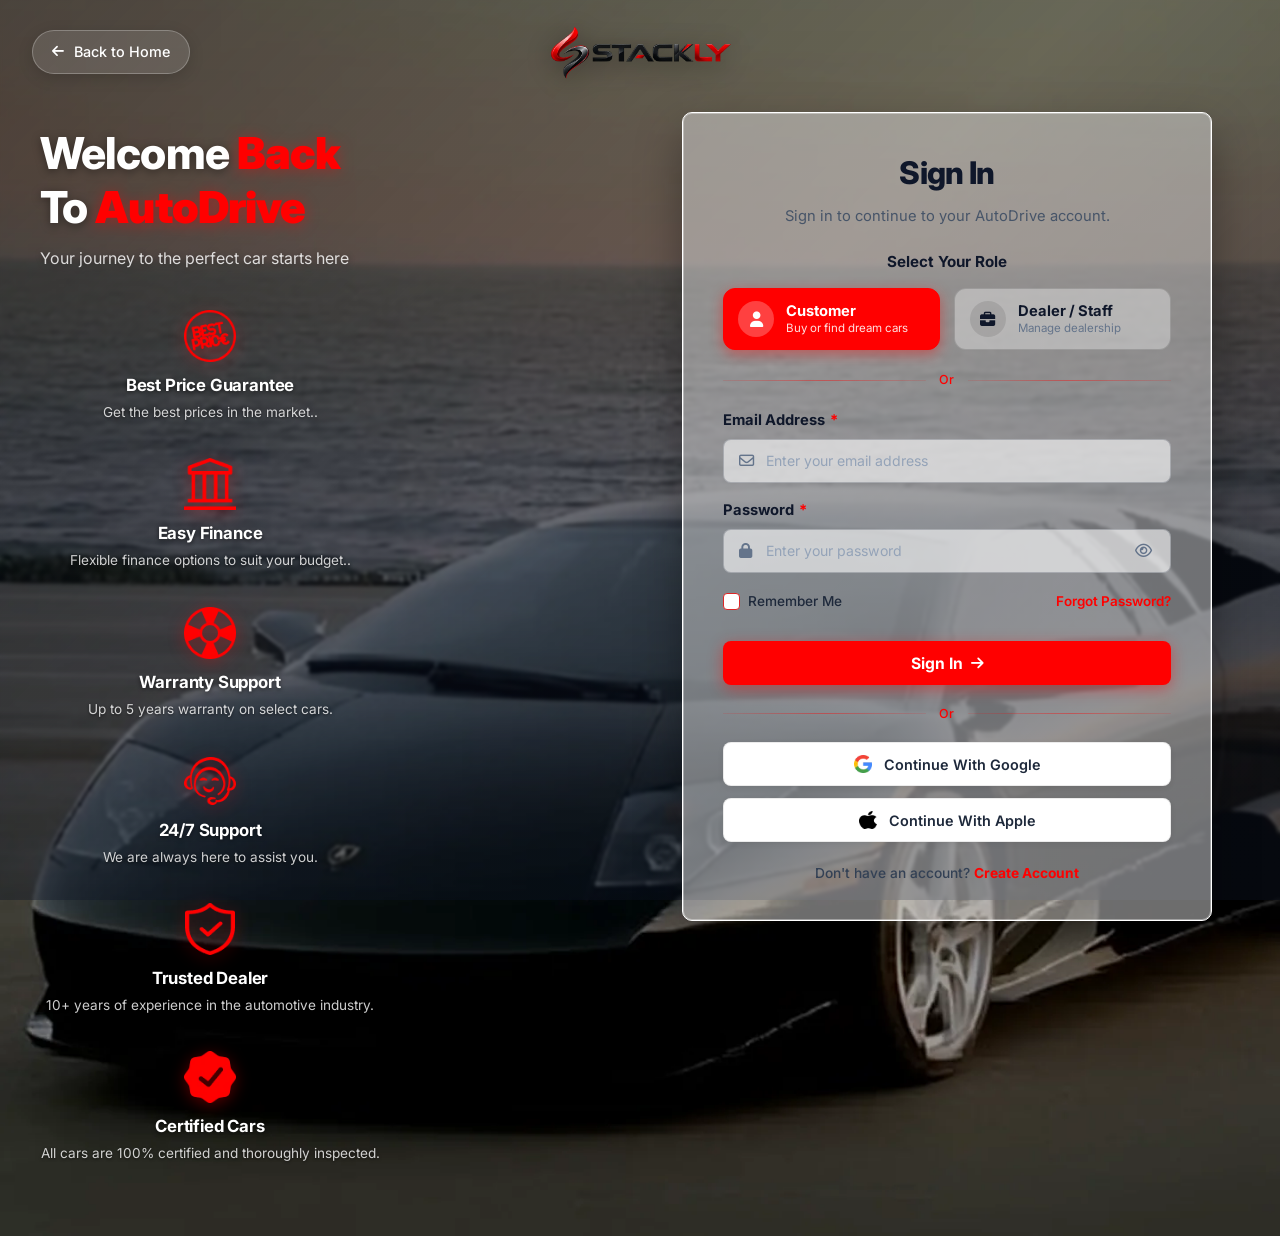
<file: pages/login.html>
<!doctype html>
<html lang="en">
  <head>
    <meta charset="UTF-8" />
    <meta name="viewport" content="width=device-width, initial-scale=1.0" />
    <title>Sign In - AutoDrive | Stackly Motors</title>
    <!-- Favicon -->
    <link
      rel="icon"
      type="image/webp"
      href="../assets/images/stackly-logo.webp"
    />
    <!-- Google Fonts (Inter) -->
    <link rel="preconnect" href="https://fonts.googleapis.com" />
    <link rel="preconnect" href="https://fonts.gstatic.com" crossorigin />
    <link
      href="https://fonts.googleapis.com/css2?family=Inter:wght@300;400;500;600;700;800;900&display=swap"
      rel="stylesheet"
    />
    <!-- Font Awesome Icons -->
    <link
      rel="stylesheet"
      href="https://cdnjs.cloudflare.com/ajax/libs/font-awesome/6.7.2/css/all.min.css"
    />
    <!-- Main and Auth Stylesheets -->
    <link rel="stylesheet" href="../assets/css/styles.css" />
    <link rel="stylesheet" href="../assets/css/auth.css" />
  </head>
  <body class="auth-page" data-page="login">
    <!-- Top Header Bar with Logo and Back to Home Button -->
    <header class="auth-header">
      <div class="auth-header-left">
        <a href="../index.html" class="auth-back-btn" id="backToHomeBtn">
          <i class="fa-solid fa-arrow-left"></i>
          <span>Back to Home</span>
        </a>
      </div>
      <div class="auth-header-center">
        <a
          href="../index.html"
          class="auth-logo-link"
          aria-label="Stackly Motors Home"
        >
          <img
            src="../assets/images/auth/auth-logo.webp"
            alt="Stackly Automotive"
            class="auth-logo-img"
          />
        </a>
      </div>
      <div class="auth-header-right"></div>
    </header>

    <!-- Main Content Wrapper -->
    <main class="auth-main-wrapper">
      <!-- Left Column: Branding, Hero Heading & 6 Features -->
      <section class="auth-left-section" aria-label="AutoDrive Features">
        <div class="auth-hero-header">
          <h1 class="auth-welcome-title">
            Welcome <span class="auth-brand-highlight">Back</span>
          </h1>
          <span class="auth-brand-name"
            >To <span class="auth-brand-highlight">AutoDrive</span></span
          >
          <p class="auth-hero-subtitle">
            Your journey to the perfect car starts here
          </p>
        </div>

        <div class="auth-features-list">
          <!-- Feature 1: Best Price Guarantee -->
          <div class="auth-feature-item">
            <div class="auth-feature-icon-box">
              <img
                src="../assets/images/auth/auth-left-icon1.webp"
                alt="Best Price Guarantee"
                class="auth-feature-icon-img"
              />
            </div>
            <div class="auth-feature-info">
              <h3 class="auth-feature-title">Best Price Guarantee</h3>
              <p class="auth-feature-desc">
                Get the best prices in the market..
              </p>
            </div>
          </div>

          <!-- Feature 2: Easy Finance -->
          <div class="auth-feature-item">
            <div class="auth-feature-icon-box">
              <img
                src="../assets/images/auth/auth-left-icon2.webp"
                alt="Easy Finance"
                class="auth-feature-icon-img"
              />
            </div>
            <div class="auth-feature-info">
              <h3 class="auth-feature-title">Easy Finance</h3>
              <p class="auth-feature-desc">
                Flexible finance options to suit your budget..
              </p>
            </div>
          </div>

          <!-- Feature 3: Warranty Support -->
          <div class="auth-feature-item">
            <div class="auth-feature-icon-box">
              <img
                src="../assets/images/auth/auth-left-icon3.webp"
                alt="Warranty Support"
                class="auth-feature-icon-img"
              />
            </div>
            <div class="auth-feature-info">
              <h3 class="auth-feature-title">Warranty Support</h3>
              <p class="auth-feature-desc">
                Up to 5 years warranty on select cars.
              </p>
            </div>
          </div>

          <!-- Feature 4: 24/7 Support -->
          <div class="auth-feature-item">
            <div class="auth-feature-icon-box">
              <img
                src="../assets/images/auth/auth-left-icon4.webp"
                alt="24/7 Support"
                class="auth-feature-icon-img"
              />
            </div>
            <div class="auth-feature-info">
              <h3 class="auth-feature-title">24/7 Support</h3>
              <p class="auth-feature-desc">We are always here to assist you.</p>
            </div>
          </div>

          <!-- Feature 5: Trusted Dealer -->
          <div class="auth-feature-item">
            <div class="auth-feature-icon-box">
              <img
                src="../assets/images/auth/auth-left-icon5.webp"
                alt="Trusted Dealer"
                class="auth-feature-icon-img"
              />
            </div>
            <div class="auth-feature-info">
              <h3 class="auth-feature-title">Trusted Dealer</h3>
              <p class="auth-feature-desc">
                10+ years of experience in the automotive industry.
              </p>
            </div>
          </div>

          <!-- Feature 6: Certified Cars -->
          <div class="auth-feature-item">
            <div class="auth-feature-icon-box">
              <img
                src="../assets/images/auth/auth-left-icon6.webp"
                alt="Certified Cars"
                class="auth-feature-icon-img"
              />
            </div>
            <div class="auth-feature-info">
              <h3 class="auth-feature-title">Certified Cars</h3>
              <p class="auth-feature-desc">
                All cars are 100% certified and thoroughly inspected.
              </p>
            </div>
          </div>
        </div>
      </section>

      <!-- Right Column: Frosted Glass Authentication Card -->
      <section class="auth-right-section" aria-label="Sign In">
        <div class="auth-card">
          <!-- Card Header -->
          <div class="auth-card-header">
            <h2 class="auth-card-title">Sign In</h2>
            <p class="auth-card-desc">
              Sign in to continue to your AutoDrive account.
            </p>
          </div>

          <!-- Role Selector -->
          <div class="auth-role-section">
            <span class="auth-role-label">Select Your Role</span>
            <div
              class="auth-role-grid"
              role="radiogroup"
              aria-label="Select Your Role"
            >
              <!-- Customer Role (Active by default) -->
              <label class="auth-role-card active" id="roleCustomerCard">
                <input type="radio" name="loginRole" value="customer" checked />
                <div class="auth-role-icon">
                  <i class="fa-solid fa-user"></i>
                </div>
                <div class="auth-role-text">
                  <span class="auth-role-name">Customer</span>
                  <span class="auth-role-sub">Buy or find dream cars</span>
                </div>
              </label>

              <!-- Dealer / Staff Role -->
              <label class="auth-role-card" id="roleDealerCard">
                <input type="radio" name="loginRole" value="dealer" />
                <div class="auth-role-icon">
                  <i class="fa-solid fa-briefcase"></i>
                </div>
                <div class="auth-role-text">
                  <span class="auth-role-name">Dealer / Staff</span>
                  <span class="auth-role-sub">Manage dealership</span>
                </div>
              </label>
            </div>
          </div>

          <!-- Divider -->
          <div class="auth-divider">
            <div class="auth-divider-line"></div>
            <span class="auth-divider-text">Or</span>
            <div class="auth-divider-line"></div>
          </div>

          <!-- Sign In Form -->
          <form class="auth-form" id="signInForm" novalidate>
            <!-- Email Address -->
            <div class="auth-input-group">
              <label for="loginEmail" class="auth-label">
                Email Address <span class="auth-required-star">*</span>
              </label>
              <div class="auth-input-wrapper">
                <i class="fa-regular fa-envelope auth-input-icon"></i>
                <input
                  type="email"
                  id="loginEmail"
                  name="email"
                  class="auth-input"
                  placeholder="Enter your email address"
                  required
                  autocomplete="email"
                />
              </div>
              <span class="auth-error-msg"></span>
            </div>

            <!-- Password -->
            <div class="auth-input-group">
              <label for="loginPassword" class="auth-label">
                Password <span class="auth-required-star">*</span>
              </label>
              <div class="auth-input-wrapper">
                <i class="fa-solid fa-lock auth-input-icon"></i>
                <input
                  type="password"
                  id="loginPassword"
                  name="password"
                  class="auth-input auth-input-has-toggle"
                  placeholder="Enter your password"
                  required
                  autocomplete="current-password"
                />
                <button
                  type="button"
                  class="auth-toggle-pwd"
                  aria-label="Toggle password visibility"
                >
                  <i class="fa-regular fa-eye"></i>
                </button>
              </div>
              <span class="auth-error-msg"></span>

              <!-- Weak Password Validation Meter -->
              <div class="auth-pwd-strength-container" id="loginPwdStrength">
                <div class="auth-strength-meter-bar">
                  <div class="auth-strength-segment"></div>
                  <div class="auth-strength-segment"></div>
                  <div class="auth-strength-segment"></div>
                  <div class="auth-strength-segment"></div>
                </div>
                <div class="auth-strength-label-wrapper">
                  <span class="auth-strength-text">Password Strength:</span>
                  <span class="auth-strength-value weak">Weak</span>
                </div>
              </div>
            </div>

            <!-- Options Row: Remember Me & Forgot Password -->
            <div class="auth-options-row">
              <label class="auth-checkbox-label">
                <input type="checkbox" id="rememberMe" name="remember" />
                <span class="auth-custom-checkbox">
                  <i class="fa-solid fa-check"></i>
                </span>
                <span>Remember Me</span>
              </label>
              <a href="#" class="auth-forgot-link" id="forgotPasswordLink"
                >Forgot Password?</a
              >
            </div>

            <!-- Submit Button -->
            <button type="submit" class="auth-submit-btn">
              <span>Sign In</span>
              <i class="fa-solid fa-arrow-right"></i>
            </button>
          </form>

          <!-- Divider -->
          <div class="auth-divider">
            <div class="auth-divider-line"></div>
            <span class="auth-divider-text">Or</span>
            <div class="auth-divider-line"></div>
          </div>

          <!-- Social Buttons -->
          <div class="auth-social-group">
            <button type="button" class="auth-social-btn google-btn">
              <img
                src="../assets/images/auth/auth-google-icon.webp"
                alt="Google logo"
              />
              <span>Continue With Google</span>
            </button>

            <button type="button" class="auth-social-btn apple-btn">
              <img
                src="../assets/images/auth/auth-apple-icon.webp"
                alt="Apple logo"
              />
              <span>Continue With Apple</span>
            </button>
          </div>

          <!-- Footer Switch Link -->
          <p class="auth-footer-text">
            Don't have an account?
            <a
              href="register.html"
              class="auth-link-highlight"
              id="showRegisterBtn"
              >Create Account</a
            >
          </p>
        </div>
      </section>
    </main>

    <!-- Forgot Password Modal -->
    <div class="auth-modal-backdrop" id="forgotPasswordModal">
      <div class="auth-modal-card">
        <div class="auth-modal-header">
          <h3 class="auth-modal-title">Reset Password</h3>
          <button
            type="button"
            class="auth-modal-close"
            id="closeForgotModalBtn"
            aria-label="Close modal"
          >
            <i class="fa-solid fa-xmark"></i>
          </button>
        </div>
        <p style="font-size: 0.88rem; color: #64748b; margin-bottom: 1.25rem">
          Enter your registered email address below and we'll send you a link to
          reset your password.
        </p>
        <form id="forgotPasswordForm" class="auth-form" novalidate>
          <div class="auth-input-group">
            <label for="forgotEmail" class="auth-label"
              >Email Address <span class="auth-required-star">*</span></label
            >
            <div class="auth-input-wrapper">
              <i class="fa-regular fa-envelope auth-input-icon"></i>
              <input
                type="email"
                id="forgotEmail"
                class="auth-input"
                placeholder="Enter your email address"
                required
              />
            </div>
          </div>
          <button
            type="submit"
            class="auth-submit-btn"
            style="margin-top: 0.75rem"
          >
            <span>Send Reset Link</span>
            <i class="fa-solid fa-paper-plane"></i>
          </button>
        </form>
      </div>
    </div>

    <!-- Scripts -->
    <script src="../assets/js/auth.js"></script>
  </body>
</html>
</file>
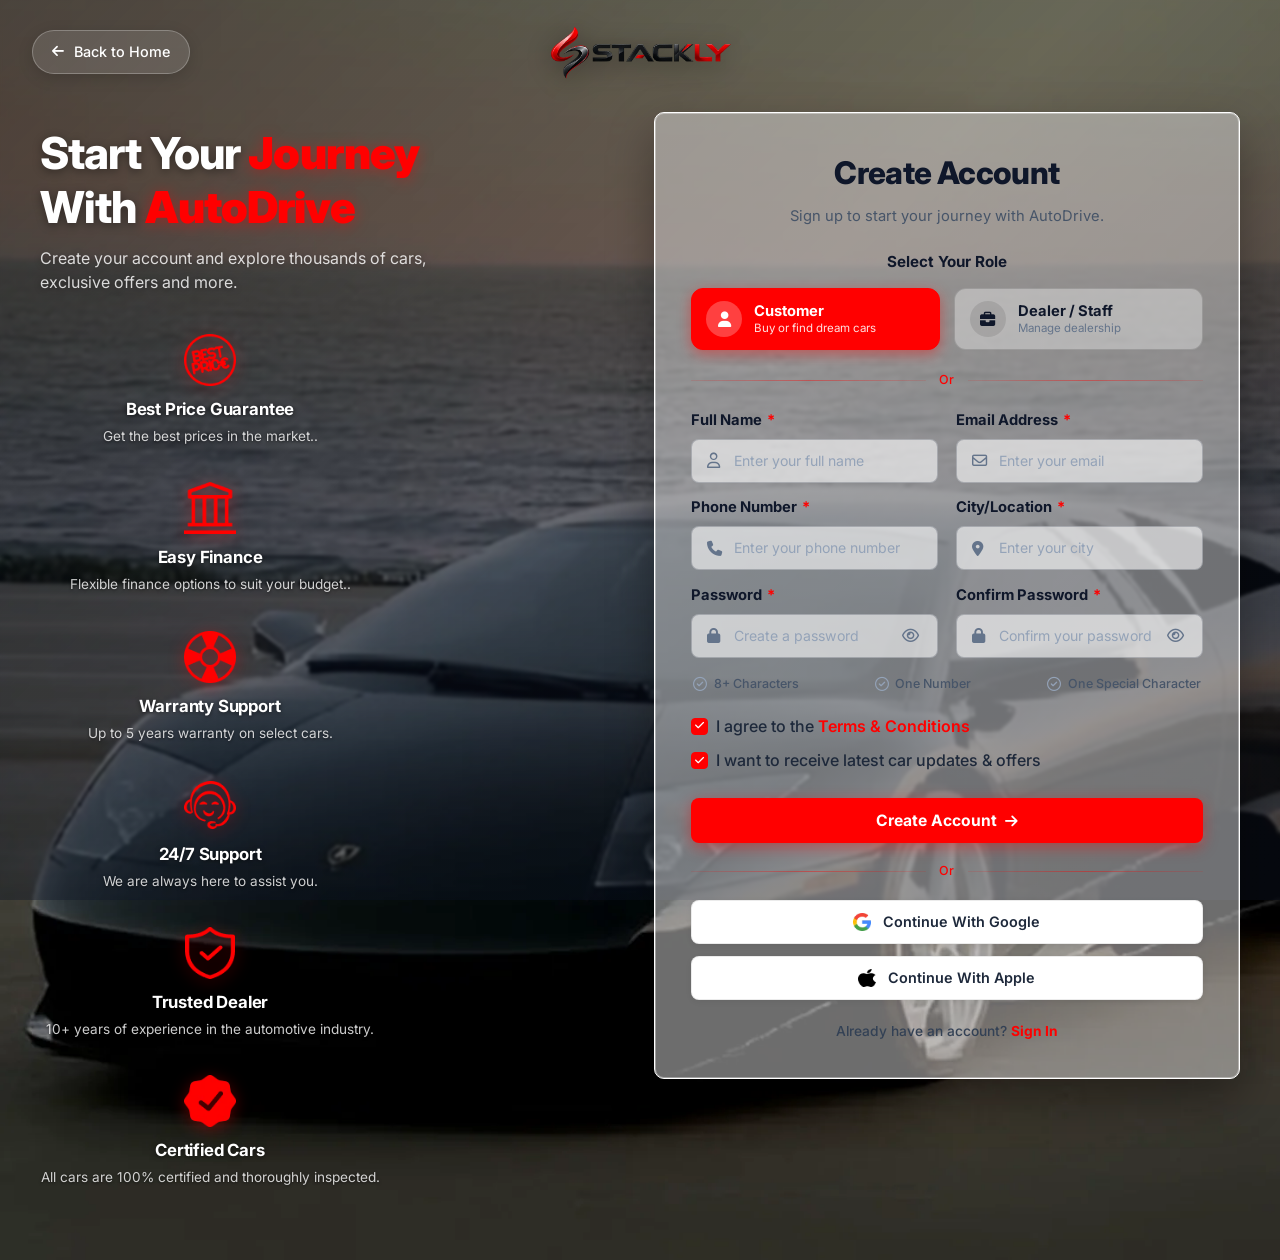
<file: pages/register.html>
<!doctype html>
<html lang="en">
  <head>
    <meta charset="UTF-8" />
    <meta name="viewport" content="width=device-width, initial-scale=1.0" />
    <title>Register - AutoDrive | Stackly Motors</title>
    <!-- Favicon -->
    <link
      rel="icon"
      type="image/webp"
      href="../assets/images/stackly-logo.webp"
    />
    <!-- Google Fonts (Inter) -->
    <link rel="preconnect" href="https://fonts.googleapis.com" />
    <link rel="preconnect" href="https://fonts.gstatic.com" crossorigin />
    <link
      href="https://fonts.googleapis.com/css2?family=Inter:wght@300;400;500;600;700;800;900&display=swap"
      rel="stylesheet"
    />
    <!-- Font Awesome Icons -->
    <link
      rel="stylesheet"
      href="https://cdnjs.cloudflare.com/ajax/libs/font-awesome/6.7.2/css/all.min.css"
    />
    <!-- Main and Auth Stylesheets -->
    <link rel="stylesheet" href="../assets/css/styles.css" />
    <link rel="stylesheet" href="../assets/css/auth.css" />
  </head>
  <body class="auth-page" data-page="register">
    <!-- Top Header Bar with Logo and Back to Home Button -->
    <header class="auth-header">
      <div class="auth-header-left">
        <a href="../index.html" class="auth-back-btn" id="backToHomeBtn">
          <i class="fa-solid fa-arrow-left"></i>
          <span>Back to Home</span>
        </a>
      </div>
      <div class="auth-header-center">
        <a
          href="../index.html"
          class="auth-logo-link"
          aria-label="Stackly Motors Home"
        >
          <img
            src="../assets/images/auth/auth-logo.webp"
            alt="Stackly Automotive"
            class="auth-logo-img"
          />
        </a>
      </div>
      <div class="auth-header-right"></div>
    </header>

    <!-- Main Content Wrapper -->
    <main class="auth-main-wrapper">
      <!-- Left Column: Branding, Hero Heading & 6 Features -->
      <section class="auth-left-section" aria-label="AutoDrive Features">
        <div class="auth-hero-header">
          <h1 class="auth-welcome-title">
            Start Your <span class="auth-brand-highlight">Journey</span>
          </h1>
          <span class="auth-brand-name"
            >With <span class="auth-brand-highlight">AutoDrive</span></span
          >
          <p class="auth-hero-subtitle">
            Create your account and explore thousands of cars, exclusive offers
            and more.
          </p>
        </div>

        <div class="auth-features-list">
          <!-- Feature 1: Best Price Guarantee -->
          <div class="auth-feature-item">
            <div class="auth-feature-icon-box">
              <img
                src="../assets/images/auth/auth-left-icon1.webp"
                alt="Best Price Guarantee"
                class="auth-feature-icon-img"
              />
            </div>
            <div class="auth-feature-info">
              <h3 class="auth-feature-title">Best Price Guarantee</h3>
              <p class="auth-feature-desc">
                Get the best prices in the market..
              </p>
            </div>
          </div>

          <!-- Feature 2: Easy Finance -->
          <div class="auth-feature-item">
            <div class="auth-feature-icon-box">
              <img
                src="../assets/images/auth/auth-left-icon2.webp"
                alt="Easy Finance"
                class="auth-feature-icon-img"
              />
            </div>
            <div class="auth-feature-info">
              <h3 class="auth-feature-title">Easy Finance</h3>
              <p class="auth-feature-desc">
                Flexible finance options to suit your budget..
              </p>
            </div>
          </div>

          <!-- Feature 3: Warranty Support -->
          <div class="auth-feature-item">
            <div class="auth-feature-icon-box">
              <img
                src="../assets/images/auth/auth-left-icon3.webp"
                alt="Warranty Support"
                class="auth-feature-icon-img"
              />
            </div>
            <div class="auth-feature-info">
              <h3 class="auth-feature-title">Warranty Support</h3>
              <p class="auth-feature-desc">
                Up to 5 years warranty on select cars.
              </p>
            </div>
          </div>

          <!-- Feature 4: 24/7 Support -->
          <div class="auth-feature-item">
            <div class="auth-feature-icon-box">
              <img
                src="../assets/images/auth/auth-left-icon4.webp"
                alt="24/7 Support"
                class="auth-feature-icon-img"
              />
            </div>
            <div class="auth-feature-info">
              <h3 class="auth-feature-title">24/7 Support</h3>
              <p class="auth-feature-desc">We are always here to assist you.</p>
            </div>
          </div>

          <!-- Feature 5: Trusted Dealer -->
          <div class="auth-feature-item">
            <div class="auth-feature-icon-box">
              <img
                src="../assets/images/auth/auth-left-icon5.webp"
                alt="Trusted Dealer"
                class="auth-feature-icon-img"
              />
            </div>
            <div class="auth-feature-info">
              <h3 class="auth-feature-title">Trusted Dealer</h3>
              <p class="auth-feature-desc">
                10+ years of experience in the automotive industry.
              </p>
            </div>
          </div>

          <!-- Feature 6: Certified Cars -->
          <div class="auth-feature-item">
            <div class="auth-feature-icon-box">
              <img
                src="../assets/images/auth/auth-left-icon6.webp"
                alt="Certified Cars"
                class="auth-feature-icon-img"
              />
            </div>
            <div class="auth-feature-info">
              <h3 class="auth-feature-title">Certified Cars</h3>
              <p class="auth-feature-desc">
                All cars are 100% certified and thoroughly inspected.
              </p>
            </div>
          </div>
        </div>
      </section>

      <!-- Right Column: Frosted Glass Registration Card -->
      <section class="auth-right-section" aria-label="Create Account">
        <div class="auth-card auth-card-wide">
          <!-- Header -->
          <div class="auth-card-header">
            <h2 class="auth-card-title">Create Account</h2>
            <p class="auth-card-desc">
              Sign up to start your journey with AutoDrive.
            </p>
          </div>

          <!-- Role Selector -->
          <div class="auth-role-section">
            <span class="auth-role-label">Select Your Role</span>
            <div
              class="auth-role-grid"
              role="radiogroup"
              aria-label="Select Your Role"
            >
              <!-- Customer Role (Active by default) -->
              <label class="auth-role-card active" id="roleCustomerCard">
                <input
                  type="radio"
                  name="registerRole"
                  value="customer"
                  checked
                />
                <div class="auth-role-icon">
                  <i class="fa-solid fa-user"></i>
                </div>
                <div class="auth-role-text">
                  <span class="auth-role-name">Customer</span>
                  <span class="auth-role-sub">Buy or find dream cars</span>
                </div>
              </label>

              <!-- Dealer / Staff Role -->
              <label class="auth-role-card" id="roleDealerCard">
                <input type="radio" name="registerRole" value="dealer" />
                <div class="auth-role-icon">
                  <i class="fa-solid fa-briefcase"></i>
                </div>
                <div class="auth-role-text">
                  <span class="auth-role-name">Dealer / Staff</span>
                  <span class="auth-role-sub">Manage dealership</span>
                </div>
              </label>
            </div>
          </div>

          <!-- Red Divider -->
          <div class="auth-divider">
            <div class="auth-divider-line"></div>
            <span class="auth-divider-text">Or</span>
            <div class="auth-divider-line"></div>
          </div>

          <!-- Registration Form -->
          <form class="auth-form" id="registerForm" novalidate>
            <div class="auth-grid-2col">
              <!-- Full Name (Restricted to letters & spaces only) -->
              <div class="auth-input-group">
                <label for="registerName" class="auth-label">
                  Full Name <span class="auth-required-star">*</span>
                </label>
                <div class="auth-input-wrapper">
                  <i class="fa-regular fa-user auth-input-icon"></i>
                  <input
                    type="text"
                    id="registerName"
                    name="name"
                    class="auth-input"
                    placeholder="Enter your full name"
                    required
                    maxlength="16"
                    autocomplete="name"
                    data-letters-only="true"
                  />
                </div>
                <span class="auth-error-msg"></span>
              </div>

              <!-- Email Address -->
              <div class="auth-input-group">
                <label for="registerEmail" class="auth-label">
                  Email Address <span class="auth-required-star">*</span>
                </label>
                <div class="auth-input-wrapper">
                  <i class="fa-regular fa-envelope auth-input-icon"></i>
                  <input
                    type="email"
                    id="registerEmail"
                    name="email"
                    class="auth-input"
                    placeholder="Enter your email"
                    required
                    autocomplete="email"
                  />
                </div>
                <span class="auth-error-msg"></span>
              </div>

              <!-- Phone Number (Restricted to numbers only) -->
              <div class="auth-input-group">
                <label for="registerPhone" class="auth-label">
                  Phone Number <span class="auth-required-star">*</span>
                </label>
                <div class="auth-input-wrapper">
                  <i class="fa-solid fa-phone auth-input-icon"></i>
                  <input
                    type="tel"
                    id="registerPhone"
                    name="phone"
                    class="auth-input"
                    placeholder="Enter your phone number"
                    required
                    autocomplete="tel"
                    inputmode="numeric"
                    pattern="[0-9]*"
                    maxlength="10"
                    minlength="10"
                    data-numbers-only="true"
                  />
                </div>
                <span class="auth-error-msg"></span>
              </div>

              <!-- City/Location -->
              <div class="auth-input-group">
                <label for="registerCity" class="auth-label">
                  City/Location <span class="auth-required-star">*</span>
                </label>
                <div class="auth-input-wrapper">
                  <i class="fa-solid fa-location-dot auth-input-icon"></i>
                  <input
                    type="text"
                    id="registerCity"
                    name="city"
                    class="auth-input"
                    placeholder="Enter your city"
                    required
                    autocomplete="address-level2"
                  />
                </div>
                <span class="auth-error-msg"></span>
              </div>

              <!-- Password -->
              <div class="auth-input-group">
                <label for="registerPassword" class="auth-label">
                  Password <span class="auth-required-star">*</span>
                </label>
                <div class="auth-input-wrapper">
                  <i class="fa-solid fa-lock auth-input-icon"></i>
                  <input
                    type="password"
                    id="registerPassword"
                    name="password"
                    class="auth-input auth-input-has-toggle"
                    placeholder="Create a password"
                    required
                    autocomplete="new-password"
                  />
                  <button
                    type="button"
                    class="auth-toggle-pwd"
                    aria-label="Toggle password visibility"
                  >
                    <i class="fa-regular fa-eye"></i>
                  </button>
                </div>
                <span class="auth-error-msg"></span>
              </div>

              <!-- Confirm Password -->
              <div class="auth-input-group">
                <label for="registerConfirmPassword" class="auth-label">
                  Confirm Password <span class="auth-required-star">*</span>
                </label>
                <div class="auth-input-wrapper">
                  <i class="fa-solid fa-lock auth-input-icon"></i>
                  <input
                    type="password"
                    id="registerConfirmPassword"
                    name="confirmPassword"
                    class="auth-input auth-input-has-toggle"
                    placeholder="Confirm your password"
                    required
                    autocomplete="new-password"
                  />
                  <button
                    type="button"
                    class="auth-toggle-pwd"
                    aria-label="Toggle password visibility"
                  >
                    <i class="fa-regular fa-eye"></i>
                  </button>
                </div>
                <span class="auth-error-msg"></span>
              </div>

              <!-- Password Requirement Badges Row -->
              <div class="auth-pwd-requirements">
                <div class="auth-req-badge" id="reqLength">
                  <i class="fa-regular fa-circle-check"></i>
                  <span>8+ Characters</span>
                </div>
                <div class="auth-req-badge" id="reqNumber">
                  <i class="fa-regular fa-circle-check"></i>
                  <span>One Number</span>
                </div>
                <div class="auth-req-badge" id="reqSpecial">
                  <i class="fa-regular fa-circle-check"></i>
                  <span>One Special Character</span>
                </div>
              </div>

              <!-- Checkbox Options -->
              <div class="auth-checkbox-group">
                <label class="auth-checkbox-label">
                  <input
                    type="checkbox"
                    id="registerTerms"
                    name="terms"
                    checked
                    required
                  />
                  <span class="auth-custom-checkbox">
                    <i class="fa-solid fa-check"></i>
                  </span>
                  <span
                    >I agree to the
                    <a href="#" class="terms-link">Terms & Conditions</a></span
                  >
                </label>
                <label class="auth-checkbox-label">
                  <input
                    type="checkbox"
                    id="registerOffers"
                    name="offers"
                    checked
                  />
                  <span class="auth-custom-checkbox">
                    <i class="fa-solid fa-check"></i>
                  </span>
                  <span>I want to receive latest car updates & offers</span>
                </label>
              </div>

              <!-- Submit Button -->
              <button type="submit" class="auth-submit-btn auth-grid-full">
                <span>Create Account</span>
                <i class="fa-solid fa-arrow-right"></i>
              </button>
            </div>
          </form>

          <!-- Divider -->
          <div class="auth-divider">
            <div class="auth-divider-line"></div>
            <span class="auth-divider-text">Or</span>
            <div class="auth-divider-line"></div>
          </div>

          <!-- Social Buttons -->
          <div class="auth-social-group">
            <button type="button" class="auth-social-btn google-btn">
              <img
                src="../assets/images/auth/auth-google-icon.webp"
                alt="Google"
              />
              <span>Continue With Google</span>
            </button>

            <button type="button" class="auth-social-btn apple-btn">
              <img
                src="../assets/images/auth/auth-apple-icon.webp"
                alt="Apple"
              />
              <span>Continue With Apple</span>
            </button>
          </div>

          <!-- Footer Switch Link -->
          <p class="auth-footer-text">
            Already have an account?
            <a href="login.html" class="auth-link-highlight" id="showLoginBtn"
              >Sign In</a
            >
          </p>
        </div>
      </section>
    </main>

    <!-- Scripts -->
    <script src="../assets/js/auth.js"></script>
  </body>
</html>
</file>
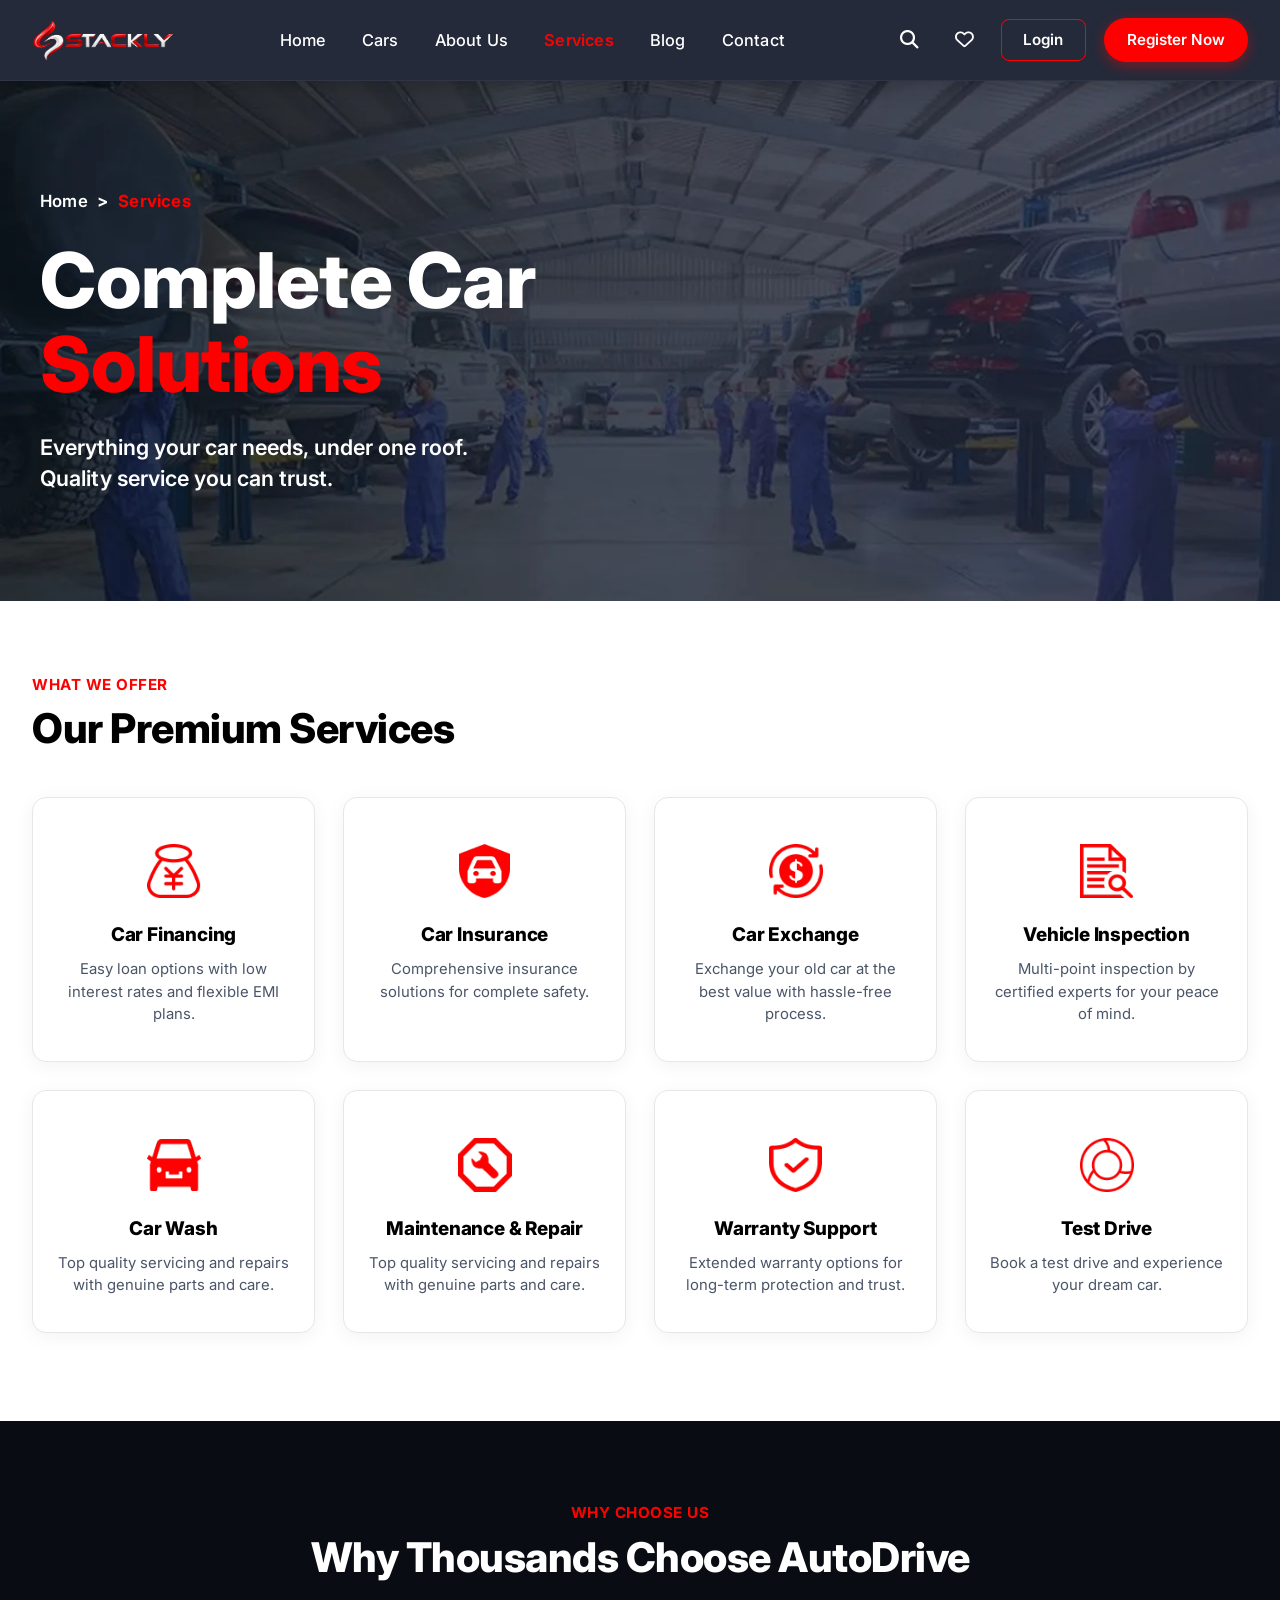
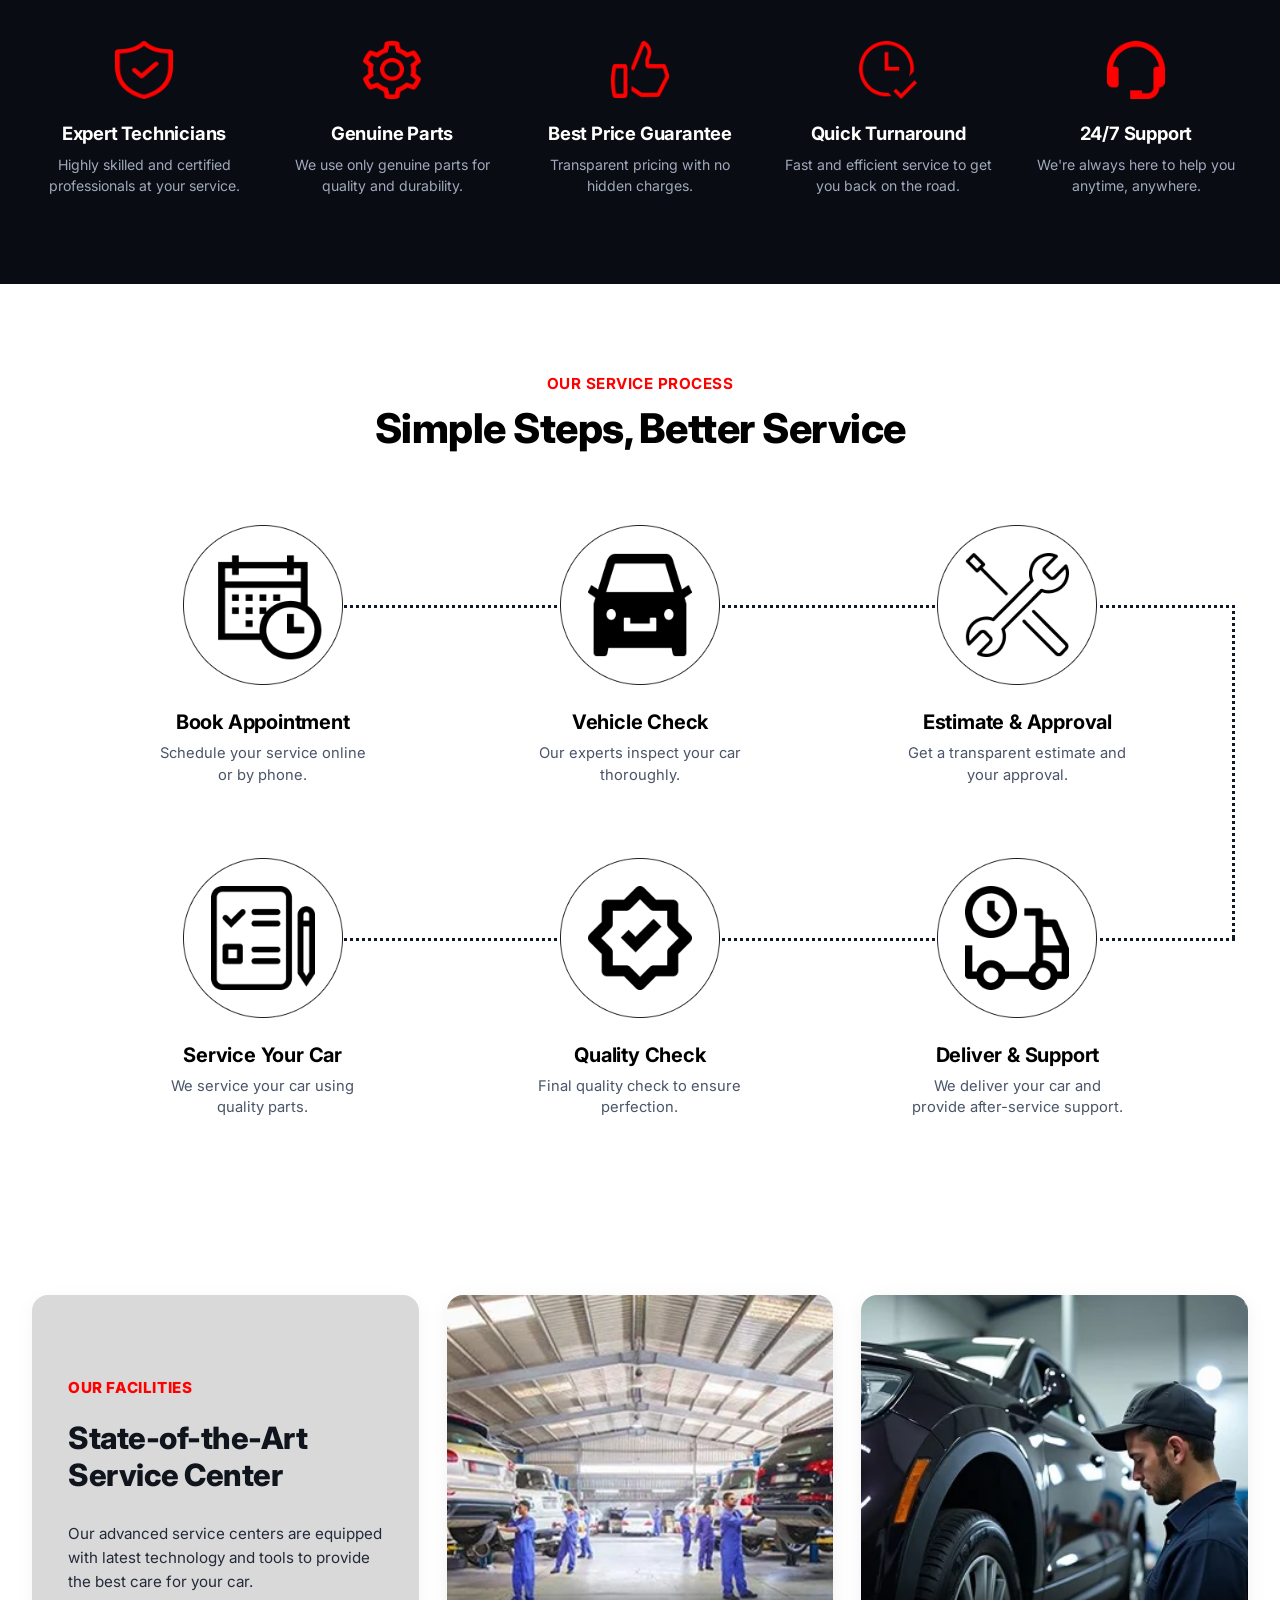
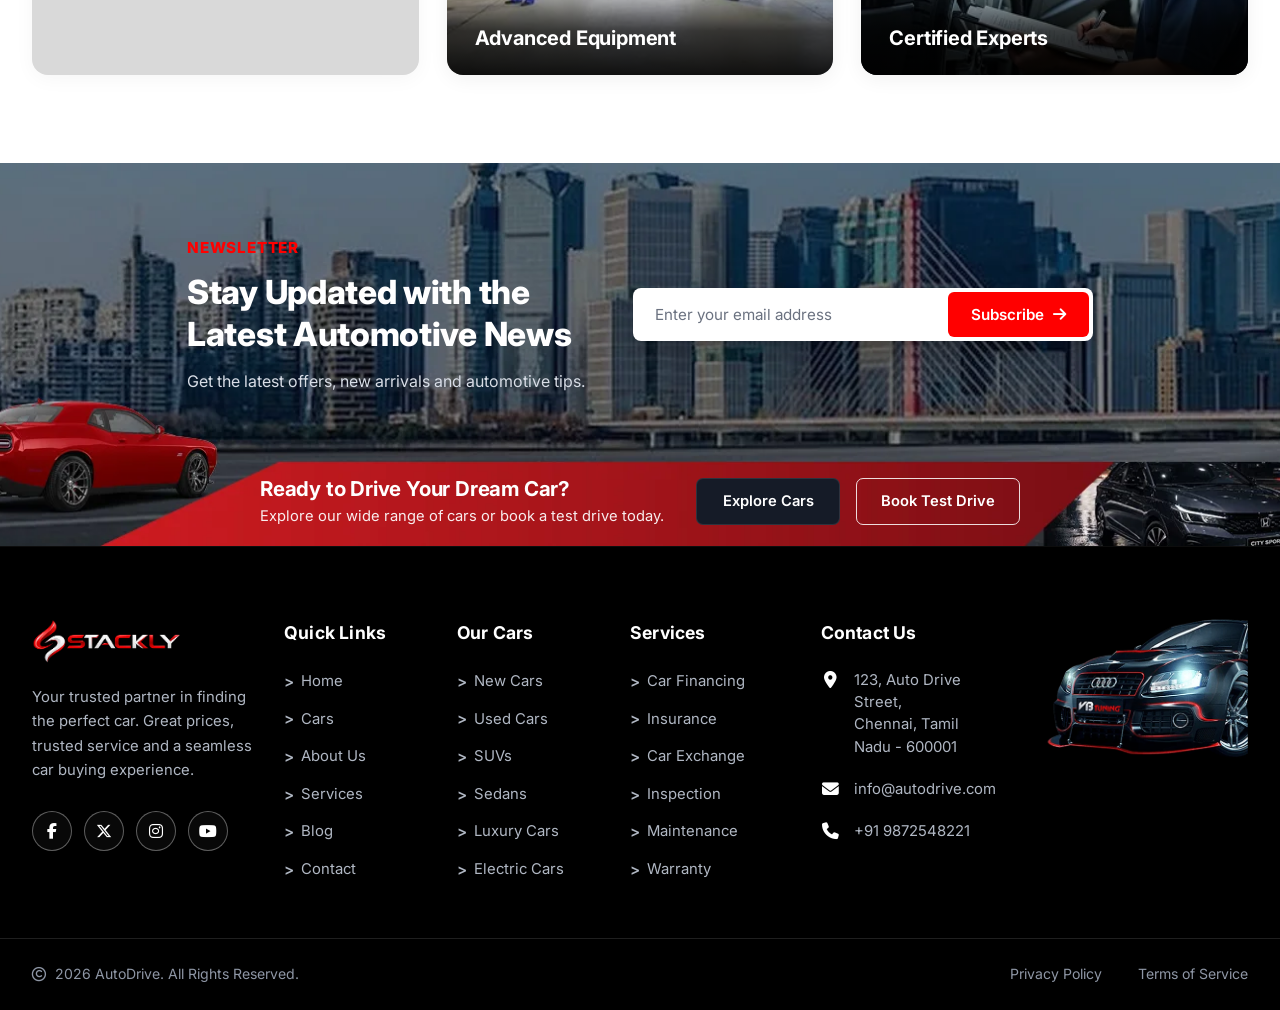
<file: pages/services.html>
<!doctype html>
<html lang="en">
  <head>
    <meta charset="UTF-8" />
    <meta name="viewport" content="width=device-width, initial-scale=1.0" />
    <title>Services - Stackly Motors</title>
    <!-- Favicon -->
    <link
      rel="icon"
      type="image/webp"
      href="../assets/images/stackly-logo.webp"
    />
    <!-- Google Fonts (Inter) -->
    <link rel="preconnect" href="https://fonts.googleapis.com" />
    <link rel="preconnect" href="https://fonts.gstatic.com" crossorigin />
    <link
      href="https://fonts.googleapis.com/css2?family=Inter:wght@300;400;500;600;700;800;900&display=swap"
      rel="stylesheet"
    />
    <!-- Font Awesome Icons -->
    <link
      rel="stylesheet"
      href="https://cdnjs.cloudflare.com/ajax/libs/font-awesome/6.7.2/css/all.min.css"
    />
    <!-- Stylesheet -->
    <link rel="stylesheet" href="../assets/css/styles.css" />
  </head>
  <body data-page="services">
    <!-- Header Component Placeholder -->
    <div id="header-placeholder"></div>

    <!-- Main Content -->
    <main>
      <!-- Services Hero Banner Section -->
      <section class="services-hero-section" id="services-hero">
        <div class="services-hero-overlay"></div>
        <div class="services-hero-container">
          <div class="services-hero-content">
            <!-- Breadcrumb Navigation -->
            <nav class="services-breadcrumb" aria-label="Breadcrumb">
              <a href="../index.html" class="breadcrumb-item">Home</a>
              <span class="breadcrumb-separator">&gt;</span>
              <span class="breadcrumb-item active">Services</span>
            </nav>

            <!-- Hero Title -->
            <h1 class="services-hero-title">
              Complete Car<br />
              <span class="text-accent">Solutions</span>
            </h1>

            <!-- Hero Description -->
            <p class="services-hero-description">
              Everything your car needs, under one roof.<br />
              Quality service you can trust.
            </p>
          </div>
        </div>
      </section>

      <!-- What We Offer / Premium Services Section -->
      <section class="services-section" id="what-we-offer">
        <div class="services-container">
          <div class="section-header">
            <span class="section-badge">WHAT WE OFFER</span>
            <h2 class="section-heading">Our Premium Services</h2>
          </div>

          <div class="services-grid">
            <!-- Service 1: Car Financing -->
            <div class="service-card">
              <div class="service-icon-wrap">
                <img
                  src="../assets/images/services/services-what-we-offer-1.webp"
                  alt="Car Financing"
                  class="service-icon"
                  loading="lazy"
                />
              </div>
              <h3 class="service-title">Car Financing</h3>
              <p class="service-desc">
                Easy loan options with low interest rates and flexible EMI
                plans.
              </p>
            </div>

            <!-- Service 2: Car Insurance -->
            <div class="service-card">
              <div class="service-icon-wrap">
                <img
                  src="../assets/images/services/services-what-we-offer-2.webp"
                  alt="Car Insurance"
                  class="service-icon"
                  loading="lazy"
                />
              </div>
              <h3 class="service-title">Car Insurance</h3>
              <p class="service-desc">
                Comprehensive insurance solutions for complete safety.
              </p>
            </div>

            <!-- Service 3: Car Exchange -->
            <div class="service-card">
              <div class="service-icon-wrap">
                <img
                  src="../assets/images/services/services-what-we-offer-3.webp"
                  alt="Car Exchange"
                  class="service-icon"
                  loading="lazy"
                />
              </div>
              <h3 class="service-title">Car Exchange</h3>
              <p class="service-desc">
                Exchange your old car at the best value with hassle-free
                process.
              </p>
            </div>

            <!-- Service 4: Vehicle Inspection -->
            <div class="service-card">
              <div class="service-icon-wrap">
                <img
                  src="../assets/images/services/services-what-we-offer-4.webp"
                  alt="Vehicle Inspection"
                  class="service-icon"
                  loading="lazy"
                />
              </div>
              <h3 class="service-title">Vehicle Inspection</h3>
              <p class="service-desc">
                Multi-point inspection by certified experts for your peace of
                mind.
              </p>
            </div>

            <!-- Service 5: Car Wash -->
            <div class="service-card">
              <div class="service-icon-wrap">
                <img
                  src="../assets/images/services/services-what-we-offer-5.webp"
                  alt="Car Wash"
                  class="service-icon"
                  loading="lazy"
                />
              </div>
              <h3 class="service-title">Car Wash</h3>
              <p class="service-desc">
                Top quality servicing and repairs with genuine parts and care.
              </p>
            </div>

            <!-- Service 6: Maintenance & Repair -->
            <div class="service-card">
              <div class="service-icon-wrap">
                <img
                  src="../assets/images/services/services-what-we-offer-6.webp"
                  alt="Maintenance & Repair"
                  class="service-icon"
                  loading="lazy"
                />
              </div>
              <h3 class="service-title">Maintenance & Repair</h3>
              <p class="service-desc">
                Top quality servicing and repairs with genuine parts and care.
              </p>
            </div>

            <!-- Service 7: Warranty Support -->
            <div class="service-card">
              <div class="service-icon-wrap">
                <img
                  src="../assets/images/services/services-what-we-offer-7.webp"
                  alt="Warranty Support"
                  class="service-icon"
                  loading="lazy"
                />
              </div>
              <h3 class="service-title">Warranty Support</h3>
              <p class="service-desc">
                Extended warranty options for long-term protection and trust.
              </p>
            </div>

            <!-- Service 8: Test Drive -->
            <div class="service-card">
              <div class="service-icon-wrap">
                <img
                  src="../assets/images/services/services-what-we-offer-8.webp"
                  alt="Test Drive"
                  class="service-icon"
                  loading="lazy"
                />
              </div>
              <h3 class="service-title">Test Drive</h3>
              <p class="service-desc">
                Book a test drive and experience your dream car.
              </p>
            </div>
          </div>
        </div>
      </section>

      <!-- Why Choose Us Section -->
      <section class="services-why-choose-section" id="why-choose-us">
        <div class="services-why-choose-container">
          <div class="services-why-choose-header">
            <span class="services-why-choose-badge">WHY CHOOSE US</span>
            <h2 class="services-why-choose-title">
              Why Thousands Choose AutoDrive
            </h2>
          </div>

          <div class="services-why-choose-grid">
            <!-- Feature 1: Expert Technicians -->
            <div class="services-why-choose-card">
              <div class="services-why-choose-icon-wrap">
                <img
                  src="../assets/images/services/services-why-choose-us-1.webp"
                  alt="Expert Technicians"
                  class="services-why-choose-icon"
                  loading="lazy"
                />
              </div>
              <h3 class="services-why-choose-card-title">Expert Technicians</h3>
              <p class="services-why-choose-card-desc">
                Highly skilled and certified professionals at your service.
              </p>
            </div>

            <!-- Feature 2: Genuine Parts -->
            <div class="services-why-choose-card">
              <div class="services-why-choose-icon-wrap">
                <img
                  src="../assets/images/services/services-why-choose-us-2.webp"
                  alt="Genuine Parts"
                  class="services-why-choose-icon"
                  loading="lazy"
                />
              </div>
              <h3 class="services-why-choose-card-title">Genuine Parts</h3>
              <p class="services-why-choose-card-desc">
                We use only genuine parts for quality and durability.
              </p>
            </div>

            <!-- Feature 3: Best Price Guarantee -->
            <div class="services-why-choose-card">
              <div class="services-why-choose-icon-wrap">
                <img
                  src="../assets/images/services/services-why-choose-us-3.webp"
                  alt="Best Price Guarantee"
                  class="services-why-choose-icon"
                  loading="lazy"
                />
              </div>
              <h3 class="services-why-choose-card-title">
                Best Price Guarantee
              </h3>
              <p class="services-why-choose-card-desc">
                Transparent pricing with no hidden charges.
              </p>
            </div>

            <!-- Feature 4: Quick Turnaround -->
            <div class="services-why-choose-card">
              <div class="services-why-choose-icon-wrap">
                <img
                  src="../assets/images/services/services-why-choose-us-4.webp"
                  alt="Quick Turnaround"
                  class="services-why-choose-icon"
                  loading="lazy"
                />
              </div>
              <h3 class="services-why-choose-card-title">Quick Turnaround</h3>
              <p class="services-why-choose-card-desc">
                Fast and efficient service to get you back on the road.
              </p>
            </div>

            <!-- Feature 5: 24/7 Support -->
            <div class="services-why-choose-card">
              <div class="services-why-choose-icon-wrap">
                <img
                  src="../assets/images/services/services-why-choose-us-5.webp"
                  alt="24/7 Support"
                  class="services-why-choose-icon"
                  loading="lazy"
                />
              </div>
              <h3 class="services-why-choose-card-title">24/7 Support</h3>
              <p class="services-why-choose-card-desc">
                We're always here to help you anytime, anywhere.
              </p>
            </div>
          </div>
        </div>
      </section>

      <!-- Our Service Process Section -->
      <section class="services-process-section" id="service-process">
        <div class="services-process-container">
          <div class="services-process-header">
            <span class="services-process-badge">OUR SERVICE PROCESS</span>
            <h2 class="services-process-title">Simple Steps, Better Service</h2>
          </div>

          <div class="services-process-flow">
            <!-- Row 1: Steps 1, 2, 3 -->
            <div class="services-process-row services-process-row-top">
              <!-- Step 1: Book Appointment -->
              <div class="services-process-step">
                <div class="services-process-icon-wrap">
                  <img
                    src="../assets/images/services/services-our-service-process-1.png"
                    alt="Book Appointment"
                    class="services-process-icon"
                    loading="lazy"
                  />
                </div>
                <h3 class="services-process-step-title">Book Appointment</h3>
                <p class="services-process-step-desc">
                  Schedule your service online or by phone.
                </p>
              </div>

              <!-- Step 2: Vehicle Check -->
              <div class="services-process-step">
                <div class="services-process-icon-wrap">
                  <img
                    src="../assets/images/services/services-our-service-process-2.png"
                    alt="Vehicle Check"
                    class="services-process-icon"
                    loading="lazy"
                  />
                </div>
                <h3 class="services-process-step-title">Vehicle Check</h3>
                <p class="services-process-step-desc">
                  Our experts inspect your car thoroughly.
                </p>
              </div>

              <!-- Step 3: Estimate & Approval -->
              <div class="services-process-step">
                <div class="services-process-icon-wrap">
                  <img
                    src="../assets/images/services/services-our-service-process-3.png"
                    alt="Estimate & Approval"
                    class="services-process-icon"
                    loading="lazy"
                  />
                </div>
                <h3 class="services-process-step-title">Estimate & Approval</h3>
                <p class="services-process-step-desc">
                  Get a transparent estimate and your approval.
                </p>
              </div>
            </div>

            <!-- Row 2: Steps 4, 5, 6 -->
            <div class="services-process-row services-process-row-bottom">
              <!-- Step 4: Service Your Car -->
              <div class="services-process-step">
                <div class="services-process-icon-wrap">
                  <img
                    src="../assets/images/services/services-our-service-process-4.png"
                    alt="Service Your Car"
                    class="services-process-icon"
                    loading="lazy"
                  />
                </div>
                <h3 class="services-process-step-title">Service Your Car</h3>
                <p class="services-process-step-desc">
                  We service your car using quality parts.
                </p>
              </div>

              <!-- Step 5: Quality Check -->
              <div class="services-process-step">
                <div class="services-process-icon-wrap">
                  <img
                    src="../assets/images/services/services-our-service-process-5.png"
                    alt="Quality Check"
                    class="services-process-icon"
                    loading="lazy"
                  />
                </div>
                <h3 class="services-process-step-title">Quality Check</h3>
                <p class="services-process-step-desc">
                  Final quality check to ensure perfection.
                </p>
              </div>

              <!-- Step 6: Deliver & Support -->
              <div class="services-process-step">
                <div class="services-process-icon-wrap">
                  <img
                    src="../assets/images/services/services-our-service-process-6.png"
                    alt="Deliver & Support"
                    class="services-process-icon"
                    loading="lazy"
                  />
                </div>
                <h3 class="services-process-step-title">Deliver & Support</h3>
                <p class="services-process-step-desc">
                  We deliver your car and provide after-service support.
                </p>
              </div>
            </div>
          </div>
        </div>
      </section>

      <!-- Our Facilities Section -->
      <section class="services-facilities-section" id="our-facilities">
        <div class="services-facilities-container">
          <div class="services-facilities-grid">
            <!-- Facility Info Card -->
            <div class="services-facility-info-card">
              <span class="services-facility-badge">OUR FACILITIES</span>
              <h2 class="services-facility-title">
                State-of-the-Art<br />
                Service Center
              </h2>
              <p class="services-facility-desc">
                Our advanced service centers are equipped with latest technology
                and tools to provide the best care for your car.
              </p>
            </div>

            <!-- Facility Image Card 1: Advanced Equipment -->
            <div class="services-facility-img-card">
              <img
                src="../assets/images/services/services-our-facilities-1.webp"
                alt="Advanced Equipment"
                class="services-facility-img"
                loading="lazy"
              />
              <div class="services-facility-overlay">
                <h3 class="services-facility-card-title">Advanced Equipment</h3>
              </div>
            </div>

            <!-- Facility Image Card 2: Certified Experts -->
            <div class="services-facility-img-card">
              <img
                src="../assets/images/services/services-our-facilities-2.webp"
                alt="Certified Experts"
                class="services-facility-img"
                loading="lazy"
              />
              <div class="services-facility-overlay">
                <h3 class="services-facility-card-title">Certified Experts</h3>
              </div>
            </div>
          </div>
        </div>
      </section>

      <!-- Newsletter & CTA Banner Section -->
      <section class="newsletter-cta-section" id="newsletter">
        <div class="newsletter-cta-container">
          <!-- Top Row: Newsletter Subscription -->
          <div class="newsletter-top-row">
            <div class="newsletter-info">
              <span class="newsletter-badge">NEWSLETTER</span>
              <h2 class="newsletter-title">
                Stay Updated with the<br />
                Latest Automotive News
              </h2>
              <p class="newsletter-desc">
                Get the latest offers, new arrivals and automotive tips.
              </p>
            </div>
            <div class="newsletter-form-wrapper">
              <form
                class="newsletter-form"
                id="newsletter-form"
                onsubmit="return false;"
              >
                <div class="newsletter-input-group">
                  <input
                    type="email"
                    class="newsletter-input"
                    id="newsletter-email"
                    placeholder="Enter your email address"
                    required
                    aria-label="Email address"
                  />
                  <button
                    type="submit"
                    class="btn-newsletter-subscribe"
                    aria-label="Subscribe to newsletter"
                  >
                    <span>Subscribe</span>
                    <i class="fa-solid fa-arrow-right"></i>
                  </button>
                </div>
              </form>
            </div>
          </div>

          <!-- Bottom Row: Ready to Drive CTA Banner -->
          <div class="newsletter-bottom-row">
            <div class="cta-drive-info">
              <h3 class="cta-drive-title">Ready to Drive Your Dream Car?</h3>
              <p class="cta-drive-desc">
                Explore our wide range of cars or book a test drive today.
              </p>
            </div>
            <div class="cta-drive-actions">
              <a href="#" class="btn-cta-explore">Explore Cars</a>
              <a href="#" class="btn-cta-testdrive">Book Test Drive</a>
            </div>
          </div>
        </div>
      </section>
    </main>

    <!-- Footer Component Placeholder -->
    <div id="footer-placeholder"></div>

    <!-- Master Script -->
    <script src="../assets/js/script.js"></script>
  </body>
</html>
</file>
<file: assets/css/dashboard.css>
:root {
  --dash-bg: #141824;
  --dash-sidebar-bg: #191f2c;
  --dash-card-bg: #1e2536;
  --dash-card-bg-hover: #252d42;
  --dash-border: rgba(255, 255, 255, 0.08);
  --dash-border-hover: rgba(255, 0, 0, 0.4);
  --dash-red: #ff0000;
  --dash-red-hover: #e00000;
  --dash-red-glow: rgba(255, 0, 0, 0.35);
  --dash-red-subtle: rgba(255, 0, 0, 0.12);
  --dash-text: #ffffff;
  --dash-text-muted: #94a3b8;
  --dash-text-dim: #64748b;
  --dash-success: #10b981;
  --dash-warning: #f59e0b;
  --dash-info: #3b82f6;
  --dash-purple: #8b5cf6;
  --dash-sidebar-width: 280px;
  --dash-header-height: 74px;
  --dash-radius: 12px;
  --dash-transition: all 0.25s cubic-bezier(0.4, 0, 0.2, 1);
}

/* Base resets & typography for dashboard */
body.dashboard-body {
  background-color: var(--dash-bg);
  color: var(--dash-text);
  font-family:
    "Inter",
    system-ui,
    -apple-system,
    sans-serif;
  margin: 0;
  padding: 0;
  min-height: 100vh;
  overflow-x: hidden;
}

/* Scrollbar Styling */
::-webkit-scrollbar {
  width: 7px;
  height: 7px;
}
::-webkit-scrollbar-track {
  background: var(--dash-bg);
}
::-webkit-scrollbar-thumb {
  background: #334155;
  border-radius: 4px;
}
::-webkit-scrollbar-thumb:hover {
  background: var(--dash-red);
}

/* --------------------------------------------------------------------------
   DASHBOARD LAYOUT WRAPPER
   -------------------------------------------------------------------------- */
.dashboard-layout {
  display: flex;
  min-height: 100vh;
  position: relative;
  width: 100%;
}

/* --------------------------------------------------------------------------
   SIDEBAR COMPONENT
   -------------------------------------------------------------------------- */
.dash-sidebar {
  width: var(--dash-sidebar-width);
  background-color: var(--dash-sidebar-bg);
  border-right: 1px solid var(--dash-border);
  display: flex;
  flex-direction: column;
  position: fixed;
  top: 0;
  bottom: 0;
  left: 0;
  z-index: 1040;
  transition: transform 0.3s cubic-bezier(0.4, 0, 0.2, 1);
  overflow-y: auto;
  overflow-x: hidden;
}

.dash-sidebar-header {
  padding: 1.25rem 1.5rem;
  display: flex;
  align-items: center;
  justify-content: space-between;
  border-bottom: 1px solid var(--dash-border);
  min-height: var(--dash-header-height);
}

.dash-sidebar-logo {
  display: flex;
  align-items: center;
  gap: 0.75rem;
  text-decoration: none;
}

.dash-sidebar-logo img {
  height: 38px;
  width: auto;
  object-fit: contain;
}

.dash-logo-text {
  font-size: 1.25rem;
  font-weight: 800;
  letter-spacing: -0.5px;
  color: #ffffff;
}

.dash-logo-text span {
  color: var(--dash-red);
}

.dash-sidebar-close {
  display: none;
  background: transparent;
  border: none;
  color: var(--dash-text-muted);
  font-size: 1.25rem;
  cursor: pointer;
  padding: 0.25rem;
}

/* Role Identity Badge in Sidebar */
.dash-user-role-card {
  padding: 1.25rem 1.5rem;
  border-bottom: 1px solid var(--dash-border);
  background: rgba(0, 0, 0, 0.18);
  display: flex;
  align-items: center;
  gap: 0.85rem;
}

.dash-avatar-wrapper {
  position: relative;
  flex-shrink: 0;
}

.dash-avatar-img {
  width: 44px;
  height: 44px;
  border-radius: 50%;
  object-fit: cover;
  border: 2px solid var(--dash-red);
  background: var(--dash-card-bg);
}

.dash-avatar-status {
  position: absolute;
  bottom: 0;
  right: 0;
  width: 12px;
  height: 12px;
  border-radius: 50%;
  background: var(--dash-success);
  border: 2px solid var(--dash-sidebar-bg);
}

.dash-user-meta {
  overflow: hidden;
}

.dash-user-meta-name {
  font-size: 0.95rem;
  font-weight: 700;
  color: #ffffff;
  white-space: nowrap;
  overflow: hidden;
  text-overflow: ellipsis;
  margin-bottom: 0.15rem;
}

.dash-user-meta-role {
  display: inline-flex;
  align-items: center;
  gap: 0.35rem;
  font-size: 0.72rem;
  font-weight: 600;
  text-transform: uppercase;
  letter-spacing: 0.5px;
  padding: 0.2rem 0.6rem;
  border-radius: 20px;
}

.role-badge-customer {
  background: rgba(59, 130, 246, 0.15);
  color: #60a5fa;
  border: 1px solid rgba(59, 130, 246, 0.3);
}

.role-badge-dealer {
  background: var(--dash-red-subtle);
  color: #ff6b6b;
  border: 1px solid rgba(255, 0, 0, 0.3);
}

/* Sidebar Navigation Menu */
.dash-nav-section {
  padding: 1.25rem 0.85rem;
  flex: 1;
}

.dash-nav-title {
  font-size: 0.72rem;
  font-weight: 700;
  text-transform: uppercase;
  letter-spacing: 1px;
  color: var(--dash-text-dim);
  padding: 0 0.75rem 0.6rem 0.75rem;
  margin-bottom: 0.25rem;
}

.dash-nav-list {
  list-style: none;
  padding: 0;
  margin: 0;
  display: flex;
  flex-direction: column;
  gap: 0.3rem;
}

.dash-nav-link {
  display: flex;
  align-items: center;
  justify-content: space-between;
  padding: 0.75rem 1rem;
  border-radius: 8px;
  color: var(--dash-text-muted);
  font-size: 0.9rem;
  font-weight: 500;
  text-decoration: none;
  transition: var(--dash-transition);
  cursor: pointer;
  position: relative;
  user-select: none;
}

.dash-nav-link-left {
  display: flex;
  align-items: center;
  gap: 0.85rem;
}

.dash-nav-link i {
  font-size: 1.05rem;
  width: 20px;
  text-align: center;
  color: var(--dash-text-dim);
  transition: var(--dash-transition);
}

.dash-nav-badge {
  font-size: 0.72rem;
  padding: 0.15rem 0.5rem;
  border-radius: 12px;
  background: rgba(255, 255, 255, 0.08);
  color: var(--dash-text-muted);
  font-weight: 600;
}

.dash-nav-badge.badge-red {
  background: var(--dash-red);
  color: #ffffff;
}

.dash-nav-link:hover {
  background: rgba(255, 255, 255, 0.04);
  color: #ffffff;
}

.dash-nav-link:hover i {
  color: var(--dash-red);
}

.dash-nav-link.active {
  background: linear-gradient(
    90deg,
    rgba(255, 0, 0, 0.15) 0%,
    rgba(255, 0, 0, 0.02) 100%
  );
  color: #ffffff;
  font-weight: 600;
  border-left: 3px solid var(--dash-red);
}

.dash-nav-link.active i {
  color: var(--dash-red);
}

.dash-sidebar-footer {
  padding: 1rem 1.25rem;
  border-top: 1px solid var(--dash-border);
  display: flex;
  flex-direction: column;
  gap: 0.5rem;
}

.dash-logout-btn {
  display: flex;
  align-items: center;
  gap: 0.75rem;
  padding: 0.75rem 1rem;
  border-radius: 8px;
  color: #f87171;
  background: rgba(239, 68, 68, 0.08);
  font-size: 0.9rem;
  font-weight: 600;
  border: 1px solid rgba(239, 68, 68, 0.2);
  transition: var(--dash-transition);
  cursor: pointer;
  width: 100%;
}

.dash-logout-btn:hover {
  background: #ef4444;
  color: #ffffff;
  border-color: #ef4444;
}

/* --------------------------------------------------------------------------
   MAIN CONTENT AREA
   -------------------------------------------------------------------------- */
.dash-main {
  margin-left: var(--dash-sidebar-width);
  flex: 1;
  min-width: 0;
  display: flex;
  flex-direction: column;
  min-height: 100vh;
}

/* --------------------------------------------------------------------------
   TOP HEADER BAR
   -------------------------------------------------------------------------- */
.dash-topbar {
  height: var(--dash-header-height);
  background-color: var(--dash-sidebar-bg);
  border-bottom: 1px solid var(--dash-border);
  padding: 0 1.75rem;
  display: flex;
  align-items: center;
  justify-content: space-between;
  position: sticky;
  top: 0;
  z-index: 1030;
  backdrop-filter: blur(10px);
}

.dash-topbar-left {
  display: flex;
  align-items: center;
  gap: 1.25rem;
}

.dash-mobile-toggle {
  display: none;
  background: transparent;
  border: 1px solid var(--dash-border);
  color: #ffffff;
  padding: 0.5rem 0.75rem;
  border-radius: 8px;
  font-size: 1.1rem;
  cursor: pointer;
}

.dash-topbar-search {
  position: relative;
  width: 280px;
}

.dash-topbar-search input {
  width: 100%;
  background: rgba(255, 255, 255, 0.05);
  border: 1px solid var(--dash-border);
  border-radius: 20px;
  padding: 0.5rem 1rem 0.5rem 2.5rem;
  font-size: 0.88rem;
  color: #ffffff;
  outline: none;
  transition: var(--dash-transition);
}

.dash-topbar-search input:focus {
  border-color: var(--dash-red);
  background: rgba(255, 255, 255, 0.08);
  box-shadow: 0 0 0 3px var(--dash-red-subtle);
}

.dash-topbar-search i {
  position: absolute;
  left: 1rem;
  top: 50%;
  transform: translateY(-50%);
  color: var(--dash-text-dim);
  font-size: 0.9rem;
}

/* Topbar Right Controls */
.dash-topbar-right {
  display: flex;
  align-items: center;
  gap: 1.25rem;
}

/* Live Role Switcher Pill in Header */
.role-switcher-container {
  background: rgba(0, 0, 0, 0.3);
  padding: 0.25rem;
  border-radius: 30px;
  display: flex;
  align-items: center;
  border: 1px solid var(--dash-border);
}

.role-switch-btn {
  border: none;
  background: transparent;
  color: var(--dash-text-muted);
  font-size: 0.8rem;
  font-weight: 600;
  padding: 0.4rem 0.9rem;
  border-radius: 20px;
  cursor: pointer;
  transition: var(--dash-transition);
  display: flex;
  align-items: center;
  gap: 0.4rem;
}

.role-switch-btn.active {
  background: var(--dash-red);
  color: #ffffff;
  box-shadow: 0 2px 8px var(--dash-red-glow);
}

.dash-action-icon-btn {
  background: rgba(255, 255, 255, 0.05);
  border: 1px solid var(--dash-border);
  width: 40px;
  height: 40px;
  border-radius: 10px;
  display: flex;
  align-items: center;
  justify-content: center;
  color: var(--dash-text-muted);
  position: relative;
  cursor: pointer;
  transition: var(--dash-transition);
}

.dash-action-icon-btn:hover {
  background: rgba(255, 255, 255, 0.1);
  color: #ffffff;
  border-color: rgba(255, 255, 255, 0.2);
}

.dash-action-badge {
  position: absolute;
  top: -4px;
  right: -4px;
  width: 18px;
  height: 18px;
  border-radius: 50%;
  background: var(--dash-red);
  color: #ffffff;
  font-size: 0.68rem;
  font-weight: 700;
  display: flex;
  align-items: center;
  justify-content: center;
  border: 2px solid var(--dash-sidebar-bg);
}

.dash-topbar-profile {
  display: flex;
  align-items: center;
  gap: 0.75rem;
  padding-left: 0.75rem;
  border-left: 1px solid var(--dash-border);
  cursor: pointer;
}

.dash-topbar-profile-info {
  text-align: right;
  line-height: 1.2;
}

.dash-topbar-profile-name {
  font-size: 0.9rem;
  font-weight: 700;
  color: #ffffff;
}

.dash-topbar-profile-email {
  font-size: 0.75rem;
  color: var(--dash-text-dim);
}

/* --------------------------------------------------------------------------
   DASHBOARD BODY CONTAINER & SECTIONS
   -------------------------------------------------------------------------- */
.dash-content-container {
  padding: 2rem 1.75rem 3rem 1.75rem;
  flex: 1;
}

/* Tab Sections */
.dash-section {
  display: none;
  opacity: 0;
  transform: translateY(10px);
  transition:
    opacity 0.3s ease,
    transform 0.3s ease;
}

.dash-section.active {
  display: block;
  opacity: 1;
  transform: translateY(0);
}

/* --------------------------------------------------------------------------
   HERO / BANNER CARDS
   -------------------------------------------------------------------------- */
.dash-welcome-banner {
  background: linear-gradient(135deg, #1e2538 0%, #171c2b 100%);
  border: 1px solid var(--dash-border);
  border-radius: var(--dash-radius);
  padding: 1.75rem 2rem;
  margin-bottom: 2rem;
  position: relative;
  overflow: hidden;
  box-shadow: 0 4px 24px rgba(0, 0, 0, 0.25);
}

.dash-welcome-banner::before {
  content: "";
  position: absolute;
  top: 0;
  left: 0;
  right: 0;
  height: 3px;
  background: linear-gradient(90deg, var(--dash-red) 0%, transparent 80%);
}

.dash-welcome-banner-bg {
  position: absolute;
  right: -20px;
  bottom: -20px;
  width: 320px;
  opacity: 0.12;
  pointer-events: none;
  filter: grayscale(100%) brightness(150%);
}

.dash-welcome-tag {
  display: inline-flex;
  align-items: center;
  gap: 0.4rem;
  font-size: 0.75rem;
  font-weight: 700;
  text-transform: uppercase;
  color: var(--dash-red);
  letter-spacing: 0.75px;
  margin-bottom: 0.5rem;
}

.dash-welcome-title {
  font-size: 1.75rem;
  font-weight: 800;
  color: #ffffff;
  margin-bottom: 0.4rem;
  letter-spacing: -0.5px;
}

.dash-welcome-title span {
  color: var(--dash-red);
}

.dash-welcome-subtitle {
  color: var(--dash-text-muted);
  font-size: 0.95rem;
  margin-bottom: 0;
  max-width: 650px;
}

/* --------------------------------------------------------------------------
   STAT & KPI CARDS (EQUAL HEIGHT & PROPER ALIGNMENT)
   -------------------------------------------------------------------------- */
.dash-stat-card {
  background-color: var(--dash-card-bg);
  border: 1px solid var(--dash-border);
  border-radius: var(--dash-radius);
  padding: 1.5rem;
  transition: var(--dash-transition);
  position: relative;
  overflow: hidden;
  height: 100%;
  display: flex;
  flex-direction: column;
  justify-content: space-between;
}

.dash-stat-card:hover {
  transform: translateY(-3px);
  border-color: var(--dash-border-hover);
  box-shadow: 0 10px 25px rgba(0, 0, 0, 0.35);
  background-color: var(--dash-card-bg-hover);
}

.dash-stat-card-top {
  display: flex;
  align-items: flex-start;
  justify-content: space-between;
  margin-bottom: 1.25rem;
}

.dash-stat-icon-wrapper {
  width: 48px;
  height: 48px;
  border-radius: 12px;
  display: flex;
  align-items: center;
  justify-content: center;
  font-size: 1.35rem;
  flex-shrink: 0;
}

.icon-red {
  background: var(--dash-red-subtle);
  color: var(--dash-red);
  border: 1px solid rgba(255, 0, 0, 0.25);
}

.icon-blue {
  background: rgba(59, 130, 246, 0.12);
  color: #3b82f6;
  border: 1px solid rgba(59, 130, 246, 0.25);
}

.icon-green {
  background: rgba(16, 185, 129, 0.12);
  color: #10b981;
  border: 1px solid rgba(16, 185, 129, 0.25);
}

.icon-amber {
  background: rgba(245, 158, 11, 0.12);
  color: #f59e0b;
  border: 1px solid rgba(245, 158, 11, 0.25);
}

.icon-purple {
  background: rgba(139, 92, 246, 0.12);
  color: #8b5cf6;
  border: 1px solid rgba(139, 92, 246, 0.25);
}

.dash-stat-badge {
  font-size: 0.75rem;
  font-weight: 700;
  padding: 0.25rem 0.6rem;
  border-radius: 20px;
  display: inline-flex;
  align-items: center;
  gap: 0.25rem;
}

.badge-positive {
  background: rgba(16, 185, 129, 0.15);
  color: #34d399;
}

.badge-neutral {
  background: rgba(255, 255, 255, 0.08);
  color: var(--dash-text-muted);
}

.dash-stat-value {
  font-size: 2rem;
  font-weight: 800;
  color: #ffffff;
  line-height: 1.1;
  margin-bottom: 0.25rem;
  letter-spacing: -0.5px;
}

.dash-stat-label {
  font-size: 0.88rem;
  color: var(--dash-text-muted);
  font-weight: 500;
  margin-bottom: 0;
}

/* --------------------------------------------------------------------------
   STANDARD DASHBOARD CARD BOXES
   -------------------------------------------------------------------------- */
.dash-card {
  background-color: var(--dash-card-bg);
  border: 1px solid var(--dash-border);
  border-radius: var(--dash-radius);
  padding: 1.5rem;
  transition: var(--dash-transition);
  position: relative;
  height: 100%;
}

.dash-card:hover {
  border-color: rgba(255, 255, 255, 0.15);
}

.dash-card-header {
  display: flex;
  align-items: center;
  justify-content: space-between;
  margin-bottom: 1.25rem;
  padding-bottom: 0.85rem;
  border-bottom: 1px solid var(--dash-border);
}

.dash-card-title {
  font-size: 1.1rem;
  font-weight: 700;
  color: #ffffff;
  margin: 0;
  display: flex;
  align-items: center;
  gap: 0.5rem;
}

.dash-card-title i {
  color: var(--dash-red);
}

.dash-card-actions {
  display: flex;
  align-items: center;
  gap: 0.5rem;
}

/* --------------------------------------------------------------------------
   VEHICLE INVENTORY & GARAGE CARDS
   -------------------------------------------------------------------------- */
.dash-car-card {
  background-color: var(--dash-card-bg);
  border: 1px solid var(--dash-border);
  border-radius: var(--dash-radius);
  overflow: hidden;
  transition: var(--dash-transition);
  height: 100%;
  display: flex;
  flex-direction: column;
}

.dash-car-card:hover {
  transform: translateY(-4px);
  border-color: var(--dash-border-hover);
  box-shadow: 0 12px 28px rgba(0, 0, 0, 0.4);
}

.dash-car-img-box {
  position: relative;
  height: 180px;
  background: #0f131d;
  overflow: hidden;
  display: flex;
  align-items: center;
  justify-content: center;
}

.dash-car-img-box img {
  width: 100%;
  height: 100%;
  object-fit: cover;
  transition: transform 0.4s ease;
}

.dash-car-card:hover .dash-car-img-box img {
  transform: scale(1.05);
}

.dash-car-status-pill {
  position: absolute;
  top: 12px;
  left: 12px;
  font-size: 0.72rem;
  font-weight: 700;
  text-transform: uppercase;
  letter-spacing: 0.5px;
  padding: 0.25rem 0.65rem;
  border-radius: 20px;
  backdrop-filter: blur(8px);
}

.status-available {
  background: rgba(16, 185, 129, 0.9);
  color: #ffffff;
}

.status-reserved {
  background: rgba(245, 158, 11, 0.9);
  color: #ffffff;
}

.status-sold {
  background: rgba(239, 68, 68, 0.9);
  color: #ffffff;
}

.status-service {
  background: rgba(139, 92, 246, 0.9);
  color: #ffffff;
}

.dash-car-price-badge {
  position: absolute;
  bottom: 12px;
  right: 12px;
  background: rgba(20, 24, 36, 0.85);
  backdrop-filter: blur(8px);
  padding: 0.25rem 0.75rem;
  border-radius: 8px;
  font-weight: 800;
  font-size: 1rem;
  color: var(--dash-red);
  border: 1px solid rgba(255, 0, 0, 0.3);
}

.dash-car-body {
  padding: 1.25rem;
  flex: 1;
  display: flex;
  flex-direction: column;
  justify-content: space-between;
}

.dash-car-title {
  font-size: 1.1rem;
  font-weight: 700;
  color: #ffffff;
  margin-bottom: 0.25rem;
}

.dash-car-subtitle {
  font-size: 0.8rem;
  color: var(--dash-text-muted);
  margin-bottom: 1rem;
}

.dash-car-specs-grid {
  display: grid;
  grid-template-columns: repeat(3, 1fr);
  gap: 0.5rem;
  background: rgba(0, 0, 0, 0.2);
  padding: 0.65rem;
  border-radius: 8px;
  margin-bottom: 1.25rem;
  text-align: center;
}

.dash-spec-item {
  font-size: 0.75rem;
}

.dash-spec-label {
  color: var(--dash-text-dim);
  display: block;
  font-size: 0.7rem;
  margin-bottom: 0.1rem;
}

.dash-spec-val {
  font-weight: 700;
  color: #ffffff;
}

.dash-car-actions {
  display: flex;
  gap: 0.5rem;
}

/* --------------------------------------------------------------------------
   THEME BUTTONS
   -------------------------------------------------------------------------- */
.dash-btn-primary {
  background: var(--dash-red);
  color: #ffffff;
  border: 1px solid var(--dash-red);
  font-weight: 600;
  font-size: 0.88rem;
  padding: 0.55rem 1.15rem;
  border-radius: 8px;
  display: inline-flex;
  align-items: center;
  justify-content: center;
  gap: 0.5rem;
  transition: var(--dash-transition);
  cursor: pointer;
  text-decoration: none;
}

.dash-btn-primary:hover {
  background: var(--dash-red-hover);
  border-color: var(--dash-red-hover);
  color: #ffffff;
  box-shadow: 0 4px 14px var(--dash-red-glow);
}

.dash-btn-outline {
  background: transparent;
  color: #ffffff;
  border: 1px solid var(--dash-border);
  font-weight: 600;
  font-size: 0.88rem;
  padding: 0.55rem 1.15rem;
  border-radius: 8px;
  display: inline-flex;
  align-items: center;
  justify-content: center;
  gap: 0.5rem;
  transition: var(--dash-transition);
  cursor: pointer;
  text-decoration: none;
}

.dash-btn-outline:hover {
  background: rgba(255, 255, 255, 0.08);
  border-color: rgba(255, 255, 255, 0.25);
  color: #ffffff;
}

.dash-btn-sm {
  padding: 0.35rem 0.75rem;
  font-size: 0.8rem;
  border-radius: 6px;
}

/* --------------------------------------------------------------------------
   RESPONSIVE TABLES (DARK AUTOMOTIVE THEME)
   -------------------------------------------------------------------------- */
.table-responsive {
  border-radius: 8px;
  border: 1px solid var(--dash-border);
  background: var(--dash-card-bg);
}

.dash-table {
  width: 100%;
  margin-bottom: 0;
  color: var(--dash-text);
  border-collapse: separate;
  border-spacing: 0;
  vertical-align: middle;
}

.dash-table thead th {
  background-color: rgba(0, 0, 0, 0.35);
  color: var(--dash-text-muted);
  font-size: 0.78rem;
  font-weight: 700;
  text-transform: uppercase;
  letter-spacing: 0.5px;
  padding: 0.95rem 1.25rem;
  border-bottom: 1px solid var(--dash-border);
  white-space: nowrap;
}

.dash-table tbody td {
  padding: 1rem 1.25rem;
  font-size: 0.88rem;
  border-bottom: 1px solid rgba(255, 255, 255, 0.04);
  vertical-align: middle;
  color: #e2e8f0;
}

.dash-table tbody tr {
  transition: background-color 0.2s ease;
}

.dash-table tbody tr:hover {
  background-color: rgba(255, 255, 255, 0.03);
}

.dash-table tbody tr:last-child td {
  border-bottom: none;
}

.table-vehicle-cell {
  display: flex;
  align-items: center;
  gap: 0.85rem;
}

.table-vehicle-thumb {
  width: 52px;
  height: 38px;
  border-radius: 6px;
  object-fit: cover;
  background: #0f131d;
}

.table-vehicle-info {
  line-height: 1.3;
}

.table-vehicle-name {
  font-weight: 700;
  color: #ffffff;
  font-size: 0.9rem;
}

.table-vehicle-vin {
  font-size: 0.75rem;
  color: var(--dash-text-dim);
  font-family: monospace;
}

/* Status Badges */
.badge-status {
  display: inline-flex;
  align-items: center;
  gap: 0.35rem;
  font-size: 0.75rem;
  font-weight: 600;
  padding: 0.25rem 0.65rem;
  border-radius: 20px;
  white-space: nowrap;
}

.badge-status-green {
  background: rgba(16, 185, 129, 0.15);
  color: #34d399;
  border: 1px solid rgba(16, 185, 129, 0.3);
}

.badge-status-yellow {
  background: rgba(245, 158, 11, 0.15);
  color: #fbbf24;
  border: 1px solid rgba(245, 158, 11, 0.3);
}

.badge-status-red {
  background: rgba(239, 68, 68, 0.15);
  color: #f87171;
  border: 1px solid rgba(239, 68, 68, 0.3);
}

.badge-status-blue {
  background: rgba(59, 130, 246, 0.15);
  color: #60a5fa;
  border: 1px solid rgba(59, 130, 246, 0.3);
}

/* --------------------------------------------------------------------------
   TIMELINE / ORDER TRACKER (LIVE DELIVERY STAGES)
   -------------------------------------------------------------------------- */
.dash-order-tracker {
  display: flex;
  justify-content: space-between;
  position: relative;
  margin: 1.75rem 0 1rem 0;
  padding: 0 1rem;
}

.dash-order-tracker::before {
  content: "";
  position: absolute;
  top: 20px;
  left: 8%;
  right: 8%;
  height: 3px;
  background: rgba(255, 255, 255, 0.1);
  z-index: 1;
}

.dash-tracker-step {
  display: flex;
  flex-direction: column;
  align-items: center;
  position: relative;
  z-index: 2;
  text-align: center;
  flex: 1;
}

.dash-tracker-icon {
  width: 42px;
  height: 42px;
  border-radius: 50%;
  background: var(--dash-card-bg);
  border: 2px solid var(--dash-border);
  display: flex;
  align-items: center;
  justify-content: center;
  font-size: 1rem;
  color: var(--dash-text-dim);
  margin-bottom: 0.65rem;
  transition: var(--dash-transition);
}

.dash-tracker-step.completed .dash-tracker-icon {
  background: var(--dash-success);
  border-color: var(--dash-success);
  color: #ffffff;
}

.dash-tracker-step.active .dash-tracker-icon {
  background: var(--dash-red);
  border-color: var(--dash-red);
  color: #ffffff;
  box-shadow: 0 0 15px var(--dash-red-glow);
}

.dash-tracker-label {
  font-size: 0.82rem;
  font-weight: 700;
  color: #ffffff;
  margin-bottom: 0.15rem;
}

.dash-tracker-time {
  font-size: 0.72rem;
  color: var(--dash-text-dim);
}

/* --------------------------------------------------------------------------
   VEHICLE HEALTH SCORECARD
   -------------------------------------------------------------------------- */
.health-scorecard-grid {
  display: grid;
  grid-template-columns: repeat(auto-fit, minmax(130px, 1fr));
  gap: 1rem;
}

.health-item {
  background: rgba(0, 0, 0, 0.25);
  border: 1px solid var(--dash-border);
  border-radius: 10px;
  padding: 1rem;
  text-align: center;
}

.health-item-icon {
  font-size: 1.5rem;
  color: var(--dash-red);
  margin-bottom: 0.5rem;
}

.health-item-val {
  font-size: 1.25rem;
  font-weight: 800;
  color: #ffffff;
}

.health-item-label {
  font-size: 0.75rem;
  color: var(--dash-text-muted);
}

.progress.dash-progress {
  height: 6px;
  background-color: rgba(255, 255, 255, 0.08);
  border-radius: 10px;
  margin-top: 0.5rem;
  overflow: hidden;
}

/* --------------------------------------------------------------------------
   FINANCE / EMI CALCULATOR
   -------------------------------------------------------------------------- */
.emi-calc-box {
  background: rgba(0, 0, 0, 0.25);
  border: 1px solid var(--dash-border);
  border-radius: 10px;
  padding: 1.5rem;
}

.emi-slider-group {
  margin-bottom: 1.25rem;
}

.emi-slider-header {
  display: flex;
  justify-content: space-between;
  align-items: center;
  margin-bottom: 0.5rem;
}

.emi-slider-header label {
  font-size: 0.85rem;
  font-weight: 600;
  color: var(--dash-text-muted);
  margin: 0;
}

.emi-slider-val {
  font-weight: 800;
  color: var(--dash-red);
  font-size: 1rem;
}

.dash-range-slider {
  width: 100%;
  accent-color: var(--dash-red);
  height: 6px;
  background: #334155;
  border-radius: 5px;
  outline: none;
}

.emi-result-card {
  background: linear-gradient(
    135deg,
    rgba(255, 0, 0, 0.15) 0%,
    rgba(20, 24, 36, 0.8) 100%
  );
  border: 1px solid rgba(255, 0, 0, 0.3);
  border-radius: 12px;
  padding: 1.75rem;
  text-align: center;
}

.emi-result-amount {
  font-size: 2.25rem;
  font-weight: 900;
  color: #ffffff;
  margin: 0.5rem 0;
  letter-spacing: -0.5px;
}

.emi-result-amount span {
  font-size: 1rem;
  color: var(--dash-text-muted);
  font-weight: 500;
}

/* --------------------------------------------------------------------------
   FORMS & INPUTS (PROFILE, SETTINGS, MODALS)
   -------------------------------------------------------------------------- */
.dash-form-group {
  margin-bottom: 1.25rem;
}

.dash-form-label {
  display: block;
  font-size: 0.85rem;
  font-weight: 600;
  color: var(--dash-text-muted);
  margin-bottom: 0.4rem;
}

.dash-form-control {
  width: 100%;
  background: rgba(0, 0, 0, 0.25);
  border: 1px solid var(--dash-border);
  border-radius: 8px;
  padding: 0.65rem 1rem;
  color: #ffffff;
  font-size: 0.9rem;
  outline: none;
  transition: var(--dash-transition);
}

.dash-form-control:focus {
  border-color: var(--dash-red);
  box-shadow: 0 0 0 3px var(--dash-red-subtle);
  background: rgba(0, 0, 0, 0.4);
}

.dash-form-control:disabled,
.dash-form-control[readonly] {
  opacity: 0.7;
  cursor: not-allowed;
}

/* --------------------------------------------------------------------------
   MODAL DIALOGS (AUTOMOTIVE THEMED)
   -------------------------------------------------------------------------- */
.modal-content.dash-modal-content {
  background-color: var(--dash-card-bg);
  border: 1px solid rgba(255, 255, 255, 0.12);
  border-radius: 14px;
  color: var(--dash-text);
  box-shadow: 0 20px 50px rgba(0, 0, 0, 0.6);
}

.dash-modal-header {
  border-bottom: 1px solid var(--dash-border);
  padding: 1.25rem 1.5rem;
  display: flex;
  align-items: center;
  justify-content: space-between;
}

.dash-modal-title {
  font-size: 1.2rem;
  font-weight: 700;
  color: #ffffff;
  margin: 0;
  display: flex;
  align-items: center;
  gap: 0.5rem;
}

.dash-modal-close {
  background: transparent;
  border: none;
  color: var(--dash-text-muted);
  font-size: 1.25rem;
  cursor: pointer;
  padding: 0.25rem;
  transition: var(--dash-transition);
}

.dash-modal-close:hover {
  color: var(--dash-red);
}

.dash-modal-body {
  padding: 1.5rem;
}

.dash-modal-footer {
  border-top: 1px solid var(--dash-border);
  padding: 1.25rem 1.5rem;
  display: flex;
  justify-content: flex-end;
  gap: 0.75rem;
}

/* Sidebar Backdrop on Mobile */
.dash-sidebar-backdrop {
  display: none;
  position: fixed;
  inset: 0;
  background: rgba(0, 0, 0, 0.7);
  backdrop-filter: blur(4px);
  z-index: 1035;
}

.dash-sidebar-backdrop.active {
  display: block;
}

/* --------------------------------------------------------------------------
   RESPONSIVE BREAKPOINTS (BOOTSTRAP ADAPTATION)
   -------------------------------------------------------------------------- */
@media (max-width: 991.98px) {
  .dash-sidebar {
    transform: translateX(-100%);
  }

  .dash-sidebar.active {
    transform: translateX(0);
    box-shadow: 10px 0 30px rgba(0, 0, 0, 0.5);
  }

  .dash-sidebar-close {
    display: block;
  }

  .dash-main {
    margin-left: 0;
  }

  .dash-mobile-toggle {
    display: block;
  }

  .dash-topbar-search {
    width: 200px;
  }

  .dash-topbar-profile-info {
    display: none;
  }
}

@media (max-width: 767.98px) {
  .dash-topbar {
    padding: 0 1rem;
  }

  .dash-content-container {
    padding: 1.25rem 1rem 2rem 1rem;
  }

  .dash-topbar-search {
    display: none;
  }

  .dash-welcome-banner {
    padding: 1.25rem;
  }

  .dash-welcome-title {
    font-size: 1.35rem;
  }

  .dash-order-tracker {
    flex-direction: column;
    gap: 1.25rem;
  }

  .dash-order-tracker::before {
    display: none;
  }

  .dash-tracker-step {
    flex-direction: row;
    gap: 1rem;
    text-align: left;
  }

  .dash-tracker-icon {
    margin-bottom: 0;
  }
}
</file>
<file: assets/css/auth.css>
:root {
  --auth-red: #ff0000;
  --auth-red-hover: #e00000;
  --auth-red-glow: rgba(255, 0, 0, 0.4);
  --auth-dark: #0f172a;
  --auth-dark-light: #1e293b;
  --auth-card-bg: rgba(235, 238, 242, 0.55);
  --auth-card-border: rgba(255, 255, 255, 0.6);
  --auth-input-bg: rgba(255, 255, 255, 0.6);
  --auth-input-border: rgba(15, 23, 42, 0.22);
  --auth-input-focus: #ff0000;
  --auth-text-dark: #0f172a;
  --auth-text-muted: #64748b;
  --auth-text-light: #ffffff;
  --auth-text-gray: #cbd5e1;
  --auth-border-subtle: rgba(255, 255, 255, 0.2);
  --auth-radius-sm: 8px;
  --auth-radius-md: 12px;
  --auth-radius-lg: 18px;
  --auth-transition: all 0.25s cubic-bezier(0.4, 0, 0.2, 1);
}

/* Base auth page body */
body.auth-page {
  min-height: 100vh;
  margin: 0;
  padding: 0;
  font-family:
    "Inter",
    system-ui,
    -apple-system,
    BlinkMacSystemFont,
    "Segoe UI",
    Roboto,
    sans-serif;
  background-color: #0b0f19;
  background-image: url("../images/auth/auth-bg-image.webp");
  background-size: cover;
  background-position: center center;
  background-attachment: fixed;
  background-repeat: no-repeat;
  color: #ffffff;
  display: flex;
  flex-direction: column;
  position: relative;
  overflow-x: hidden;
}

/* Background overlay for optimal contrast */
body.auth-page::before {
  content: "";
  position: fixed;
  top: 0;
  left: 0;
  width: 100%;
  height: 100%;
  background: linear-gradient(
    135deg,
    rgba(10, 15, 25, 0.55) 0%,
    rgba(15, 23, 42, 0.35) 50%,
    rgba(10, 15, 25, 0.6) 100%
  );
  backdrop-filter: blur(1.5px);
  -webkit-backdrop-filter: blur(1.5px);
  z-index: 0;
  pointer-events: none;
}

/* --------------------------------------------------------------------------
   TOP HEADER / NAVIGATION BAR
   -------------------------------------------------------------------------- */
.auth-header {
  position: relative;
  z-index: 10;
  width: 100%;
  max-width: 1440px;
  margin: 0 auto;
  padding: 1.5rem 2rem 0.5rem;
  display: flex;
  align-items: center;
  justify-content: space-between;
}

.auth-header-left {
  flex: 1;
  display: flex;
  align-items: center;
}

.auth-back-btn {
  display: inline-flex;
  align-items: center;
  gap: 0.6rem;
  background: rgba(255, 255, 255, 0.12);
  backdrop-filter: blur(10px);
  -webkit-backdrop-filter: blur(10px);
  border: 1px solid rgba(255, 255, 255, 0.25);
  color: #ffffff;
  padding: 0.6rem 1.2rem;
  border-radius: 30px;
  font-size: 0.9rem;
  font-weight: 500;
  text-decoration: none;
  transition: var(--auth-transition);
  box-shadow: 0 4px 15px rgba(0, 0, 0, 0.15);
}

.auth-back-btn:hover {
  background: var(--auth-red);
  border-color: var(--auth-red);
  color: #ffffff;
  transform: translateX(-4px);
  box-shadow: 0 6px 20px var(--auth-red-glow);
}

.auth-back-btn i {
  font-size: 0.85rem;
  transition: transform 0.25s ease;
}

.auth-back-btn:hover i {
  transform: translateX(-2px);
}

.auth-header-center {
  flex: 1;
  display: flex;
  justify-content: center;
  align-items: center;
}

.auth-logo-link {
  display: inline-block;
  transition: transform 0.3s ease;
}

.auth-logo-link:hover {
  transform: scale(1.04);
}

.auth-logo-img {
  height: 56px;
  width: auto;
  object-fit: contain;
  filter: drop-shadow(0 4px 12px rgba(0, 0, 0, 0.4));
}

.auth-header-right {
  flex: 1;
  display: flex;
  justify-content: flex-end;
}

input[type="password"]::-ms-reveal {
  display: none;
}

/* --------------------------------------------------------------------------
   MAIN CONTAINER & GRID
   -------------------------------------------------------------------------- */
.auth-main-wrapper {
  position: relative;
  z-index: 5;
  width: 100%;
  max-width: 1440px;
  margin: 0 auto;
  padding: 1.5rem 2.5rem 3.5rem;
  display: grid;
  grid-template-columns: 1fr 1.05fr;
  gap: 3.5rem;
  align-items: start;
  min-height: calc(100vh - 120px);
}

/* --------------------------------------------------------------------------
   LEFT COLUMN - HERO & FEATURES
   -------------------------------------------------------------------------- */
.auth-left-section {
  display: flex;
  flex-direction: column;
  justify-content: flex-start;
  padding: 1rem 0;
}

.auth-hero-header {
  margin-bottom: 2.5rem;
  text-align: left;
}

.auth-welcome-title {
  font-size: 2.75rem;
  font-weight: 800;
  color: #ffffff;
  line-height: 1.15;
  letter-spacing: -0.02em;
  margin: 0 0 0.2rem 0;
  text-shadow: 0 2px 10px rgba(0, 0, 0, 0.4);
}

.auth-brand-name {
  font-size: 2.75rem;
  font-weight: 800;
  color: #ffffff;
  line-height: 1.15;
  letter-spacing: -0.02em;
  margin: 0 0 0.85rem 0;
  display: block;
  text-shadow: 0 2px 10px rgba(0, 0, 0, 0.4);
}

.auth-brand-highlight {
  color: var(--auth-red);
  font-weight: 900;
  text-shadow: 0 2px 15px rgba(255, 0, 0, 0.4);
}

.auth-hero-subtitle {
  font-size: 1rem;
  color: rgba(255, 255, 255, 0.82);
  margin: 0;
  font-weight: 400;
  line-height: 1.5;
  max-width: 440px;
  text-shadow: 0 1px 6px rgba(0, 0, 0, 0.4);
}

/* Feature Badges List */
.auth-features-list {
  display: flex;
  flex-direction: column;
  align-items: flex-start;
  gap: 2.25rem;
  width: 100%;
}

.auth-feature-item {
  display: flex;
  flex-direction: column;
  align-items: center;
  text-align: center;
  gap: 0.5rem;
  width: 100%;
  max-width: 340px;
  transition:
    transform 0.25s ease,
    filter 0.25s ease;
}

.auth-feature-item:hover {
  transform: translateY(-4px);
  filter: brightness(1.15);
}

.auth-feature-icon-box {
  width: 52px;
  height: 52px;
  flex-shrink: 0;
  display: flex;
  align-items: center;
  justify-content: center;
  margin-bottom: 0.15rem;
}

.auth-feature-icon-img {
  width: 100%;
  height: 100%;
  object-fit: contain;
  filter: drop-shadow(0 3px 8px rgba(255, 0, 0, 0.35));
}

.auth-feature-info {
  display: flex;
  flex-direction: column;
  align-items: center;
  text-align: center;
}

.auth-feature-title {
  font-size: 1.05rem;
  font-weight: 700;
  color: #ffffff;
  margin: 0 0 0.25rem 0;
  letter-spacing: -0.01em;
  text-shadow: 0 1px 4px rgba(0, 0, 0, 0.6);
}

.auth-feature-desc {
  font-size: 0.85rem;
  color: rgba(255, 255, 255, 0.8);
  margin: 0;
  line-height: 1.4;
  text-shadow: 0 1px 3px rgba(0, 0, 0, 0.6);
}

/* --------------------------------------------------------------------------
   RIGHT COLUMN - FROSTED GLASS AUTH CARD
   -------------------------------------------------------------------------- */
.auth-right-section {
  display: flex;
  justify-content: center;
  align-items: center;
  width: 100%;
}

.auth-card {
  width: 100%;
  max-width: 530px;
  background: #d9d9d980;
  border: 1px solid #fff;
  border-radius: 10px;
  padding: 2.25rem 2.5rem;
  box-shadow:
    0 20px 45px rgba(0, 0, 0, 0.35),
    0 0 0 1px rgba(255, 255, 255, 0.35) inset;
  color: var(--auth-text-dark);
  transition: var(--auth-transition);
  position: relative;
}

.auth-card.auth-card-wide {
  max-width: 620px;
  padding: 2.25rem 2.25rem;
}

.auth-hero-header .text-red,
.auth-brand-highlight {
  color: var(--auth-red);
}

.auth-card-header {
  text-align: center;
  margin-bottom: 1.4rem;
}

.auth-card-title {
  font-size: 1.95rem;
  font-weight: 800;
  color: #0f172a;
  margin: 0 0 0.35rem 0;
  letter-spacing: -0.02em;
}

.auth-card-desc {
  font-size: 0.92rem;
  color: #475569;
  margin: 0;
  font-weight: 400;
}

/* --------------------------------------------------------------------------
   ROLE SELECTION
   -------------------------------------------------------------------------- */
.auth-role-section {
  margin-bottom: 1.25rem;
}

.auth-role-label {
  display: block;
  text-align: center;
  font-size: 0.95rem;
  font-weight: 700;
  color: #0f172a;
  margin-bottom: 0.85rem;
}

.auth-role-grid {
  display: grid;
  grid-template-columns: 1fr 1fr;
  gap: 0.9rem;
}

.auth-role-card {
  position: relative;
  display: flex;
  align-items: center;
  gap: 0.75rem;
  padding: 0.75rem 0.9rem;
  border-radius: var(--auth-radius-md);
  cursor: pointer;
  border: 1px solid rgba(0, 0, 0, 0.15);
  background: rgba(255, 255, 255, 0.35);
  transition: var(--auth-transition);
  user-select: none;
}

.auth-role-card input[type="radio"] {
  position: absolute;
  opacity: 0;
  pointer-events: none;
}

.auth-role-icon {
  width: 36px;
  height: 36px;
  border-radius: 50%;
  background: rgba(0, 0, 0, 0.1);
  display: flex;
  align-items: center;
  justify-content: center;
  color: #0f172a;
  font-size: 0.95rem;
  flex-shrink: 0;
  transition: var(--auth-transition);
}

.auth-role-text {
  display: flex;
  flex-direction: column;
}

.auth-role-name {
  font-size: 0.92rem;
  font-weight: 700;
  color: #0f172a;
  line-height: 1.2;
}

.auth-role-sub {
  font-size: 0.72rem;
  color: #64748b;
  line-height: 1.2;
  margin-top: 2px;
}

/* Active Role State */
.auth-role-card.active,
.auth-role-card:has(input[type="radio"]:checked) {
  background: var(--auth-red);
  border-color: var(--auth-red);
  box-shadow: 0 4px 14px var(--auth-red-glow);
}

.auth-role-card.active .auth-role-icon,
.auth-role-card:has(input[type="radio"]:checked) .auth-role-icon {
  background: rgba(255, 255, 255, 0.25);
  color: #ffffff;
}

.auth-role-card.active .auth-role-name,
.auth-role-card:has(input[type="radio"]:checked) .auth-role-name {
  color: #ffffff;
}

.auth-role-card.active .auth-role-sub,
.auth-role-card:has(input[type="radio"]:checked) .auth-role-sub {
  color: rgba(255, 255, 255, 0.88);
}

/* --------------------------------------------------------------------------
   DIVIDERS
   -------------------------------------------------------------------------- */
.auth-divider {
  display: flex;
  align-items: center;
  text-align: center;
  margin: 1.15rem 0;
  gap: 0.85rem;
}

.auth-divider-line {
  flex: 1;
  height: 1px;
  background: linear-gradient(
    90deg,
    rgba(255, 0, 0, 0.1),
    rgba(255, 0, 0, 0.4),
    rgba(255, 0, 0, 0.1)
  );
}

.auth-divider-text {
  font-size: 0.78rem;
  font-weight: 500;
  color: var(--auth-red);
  text-transform: capitalize;
  letter-spacing: 0.02em;
}

/* --------------------------------------------------------------------------
   INPUT FIELDS & GROUPS
   -------------------------------------------------------------------------- */
.auth-form {
  display: flex;
  flex-direction: column;
  gap: 1rem;
}

.auth-input-group {
  display: flex;
  flex-direction: column;
  gap: 0.4rem;
}

.auth-label {
  font-size: 0.92rem;
  font-weight: 700;
  color: #0f172a;
}

.auth-required-star {
  color: var(--auth-red);
  margin-left: 2px;
}

.auth-input-wrapper {
  position: relative;
  display: flex;
  align-items: center;
  width: 100%;
}

.auth-input-icon {
  position: absolute;
  left: 1rem;
  color: #64748b;
  font-size: 0.95rem;
  pointer-events: none;
  transition: color 0.2s ease;
}

.auth-input {
  width: 100%;
  padding: 0.75rem 1rem 0.75rem 2.6rem;
  background: var(--auth-input-bg);
  border: 1px solid var(--auth-input-border);
  border-radius: var(--auth-radius-sm);
  font-size: 0.92rem;
  font-family: inherit;
  color: #0f172a;
  outline: none;
  transition: var(--auth-transition);
}

.auth-input::placeholder {
  color: #94a3b8;
  font-size: 0.88rem;
}

.auth-input:focus {
  background: rgba(255, 255, 255, 0.9);
  border-color: var(--auth-red);
  box-shadow: 0 0 0 3px rgba(255, 0, 0, 0.15);
}

.auth-input:focus + .auth-input-icon,
.auth-input-wrapper:focus-within .auth-input-icon {
  color: var(--auth-red);
}

.auth-input.has-error {
  border-color: #ef4444;
  background: rgba(254, 242, 242, 0.8);
}

.auth-input-has-toggle {
  padding-right: 2.75rem;
}

.auth-toggle-pwd {
  position: absolute;
  right: 0.85rem;
  background: none;
  border: none;
  color: #64748b;
  font-size: 0.95rem;
  cursor: pointer;
  padding: 0.35rem;
  display: flex;
  align-items: center;
  justify-content: center;
  transition: color 0.2s ease;
}

.auth-toggle-pwd:hover {
  color: var(--auth-red);
}

.auth-error-msg {
  font-size: 0.78rem;
  color: #dc2626;
  font-weight: 500;
  display: none;
  margin-top: 2px;
}

.auth-error-msg.visible {
  display: block;
}

/* --------------------------------------------------------------------------
   PASSWORD STRENGTH VALIDATION
   -------------------------------------------------------------------------- */
.auth-pwd-strength-container {
  margin-top: 0.35rem;
  display: none;
}

.auth-pwd-strength-container.active {
  display: block;
}

.auth-strength-meter-bar {
  display: flex;
  gap: 4px;
  height: 4px;
  margin-bottom: 0.4rem;
}

.auth-strength-segment {
  flex: 1;
  height: 100%;
  border-radius: 4px;
  background: rgba(0, 0, 0, 0.12);
  transition: background-color 0.3s ease;
}

.auth-strength-label-wrapper {
  display: flex;
  justify-content: space-between;
  align-items: center;
  font-size: 0.75rem;
  font-weight: 600;
}

.auth-strength-text {
  color: #64748b;
}

.auth-strength-value {
  font-weight: 700;
  text-transform: uppercase;
}

.auth-strength-value.weak {
  color: #ef4444;
}

.auth-strength-value.fair {
  color: #f97316;
}

.auth-strength-value.good {
  color: #eab308;
}

.auth-strength-value.strong {
  color: #10b981;
}

/* Color states for segments */
.auth-strength-segment.active-weak {
  background-color: #ef4444;
}

.auth-strength-segment.active-fair {
  background-color: #f97316;
}

.auth-strength-segment.active-good {
  background-color: #eab308;
}

.auth-strength-segment.active-strong {
  background-color: #10b981;
}

.auth-pwd-hints {
  display: grid;
  grid-template-columns: 1fr 1fr;
  gap: 0.25rem 0.5rem;
  margin-top: 0.4rem;
  font-size: 0.72rem;
  color: #64748b;
}

.auth-hint-item {
  display: flex;
  align-items: center;
  gap: 0.35rem;
  transition: color 0.2s ease;
}

.auth-hint-item i {
  font-size: 0.68rem;
}

.auth-hint-item.valid {
  color: #15803d;
  font-weight: 600;
}

.auth-hint-item.invalid {
  color: #64748b;
}

/* --------------------------------------------------------------------------
   2-COLUMN FORM GRID & REGISTER LAYOUT
   -------------------------------------------------------------------------- */
.auth-grid-2col {
  display: grid;
  grid-template-columns: 1fr 1fr;
  gap: 0.85rem 1.15rem;
}

.auth-grid-full {
  grid-column: 1 / -1;
}

/* --------------------------------------------------------------------------
   PASSWORD REQUIREMENTS BADGES ROW
   -------------------------------------------------------------------------- */
.auth-pwd-requirements {
  display: flex;
  align-items: center;
  justify-content: space-between;
  gap: 0.5rem;
  margin: 0.15rem 0 0.25rem;
  padding: 0 0.15rem;
  grid-column: 1 / -1;
}

.auth-req-badge {
  display: inline-flex;
  align-items: center;
  gap: 0.4rem;
  font-size: 0.78rem;
  font-weight: 500;
  color: #475569;
  transition: var(--auth-transition);
}

.auth-req-badge i {
  font-size: 0.88rem;
  color: #94a3b8;
  transition:
    color 0.2s ease,
    transform 0.2s ease;
}

.auth-req-badge.valid {
  color: #0f172a;
  font-weight: 600;
}

.auth-req-badge.valid i {
  color: #10b981;
}

/* --------------------------------------------------------------------------
   CHECKBOX GROUPS & OPTIONS
   -------------------------------------------------------------------------- */
.auth-checkbox-group {
  display: flex;
  flex-direction: column;
  gap: 0.55rem;
  margin: 0.15rem 0 0.35rem;
  grid-column: 1 / -1;
}

.auth-checkbox-label .terms-link {
  color: var(--auth-red);
  font-weight: 600;
  text-decoration: none;
}

.auth-checkbox-label .terms-link:hover {
  text-decoration: underline;
}

/* --------------------------------------------------------------------------
   OPTIONS ROW: REMEMBER ME & FORGOT PASSWORD
   -------------------------------------------------------------------------- */
.auth-options-row {
  display: flex;
  justify-content: space-between;
  align-items: center;
  margin: 0.15rem 0 0.4rem;
  font-size: 0.85rem;
}

.auth-checkbox-label {
  display: inline-flex;
  align-items: center;
  gap: 0.5rem;
  cursor: pointer;
  color: #1e293b;
  font-weight: 500;
  user-select: none;
}

.auth-custom-checkbox {
  width: 17px;
  height: 17px;
  border-radius: 4px;
  border: 1.5px solid #dc2626;
  background: #ffffff;
  display: flex;
  align-items: center;
  justify-content: center;
  transition: var(--auth-transition);
  flex-shrink: 0;
}

.auth-checkbox-label input[type="checkbox"] {
  position: absolute;
  opacity: 0;
  pointer-events: none;
}

.auth-checkbox-label input[type="checkbox"]:checked + .auth-custom-checkbox {
  background: var(--auth-red);
  border-color: var(--auth-red);
}

.auth-custom-checkbox i {
  color: #ffffff;
  font-size: 0.65rem;
  opacity: 0;
  transform: scale(0.5);
  transition: all 0.2s ease;
}

.auth-checkbox-label input[type="checkbox"]:checked + .auth-custom-checkbox i {
  opacity: 1;
  transform: scale(1);
}

.auth-forgot-link {
  color: var(--auth-red);
  font-weight: 600;
  font-size: 0.84rem;
  text-decoration: none;
  transition: color 0.2s ease;
}

.auth-forgot-link:hover {
  color: var(--auth-red-hover);
  text-decoration: underline;
}

/* --------------------------------------------------------------------------
   SUBMIT BUTTON
   -------------------------------------------------------------------------- */
.auth-submit-btn {
  width: 100%;
  padding: 0.8rem 1.5rem;
  background: var(--auth-red);
  color: #ffffff;
  border: none;
  border-radius: var(--auth-radius-sm);
  font-size: 0.98rem;
  font-weight: 700;
  font-family: inherit;
  cursor: pointer;
  display: flex;
  align-items: center;
  justify-content: center;
  gap: 0.5rem;
  transition: var(--auth-transition);
  box-shadow: 0 4px 15px var(--auth-red-glow);
  margin-top: 0.35rem;
}

.auth-submit-btn:hover {
  background: var(--auth-red-hover);
  transform: translateY(-2px);
  box-shadow: 0 6px 20px rgba(255, 0, 0, 0.5);
}

.auth-submit-btn:active {
  transform: translateY(0);
}

.auth-submit-btn i {
  font-size: 0.9rem;
  transition: transform 0.25s ease;
}

.auth-submit-btn:hover i {
  transform: translateX(4px);
}

.auth-submit-btn:disabled {
  opacity: 0.65;
  cursor: not-allowed;
  transform: none !important;
  box-shadow: none;
}

/* --------------------------------------------------------------------------
   SOCIAL BUTTONS
   -------------------------------------------------------------------------- */
.auth-social-group {
  display: flex;
  flex-direction: column;
  gap: 0.75rem;
}

.auth-social-btn {
  width: 100%;
  padding: 0.75rem 1.25rem;
  background: #ffffff;
  color: #1e293b;
  border: 1px solid rgba(0, 0, 0, 0.08);
  border-radius: var(--auth-radius-sm);
  font-size: 0.9rem;
  font-weight: 600;
  font-family: inherit;
  cursor: pointer;
  display: flex;
  align-items: center;
  justify-content: center;
  gap: 0.75rem;
  transition: var(--auth-transition);
  box-shadow: 0 2px 6px rgba(0, 0, 0, 0.06);
}

.auth-social-btn:hover {
  background: #f8fafc;
  border-color: rgba(0, 0, 0, 0.2);
  transform: translateY(-2px);
  box-shadow: 0 4px 12px rgba(0, 0, 0, 0.1);
}

.auth-social-btn img {
  width: 18px;
  height: 18px;
  object-fit: contain;
}

/* --------------------------------------------------------------------------
   FOOTER TEXT / SWITCH LINK
   -------------------------------------------------------------------------- */
.auth-footer-text {
  text-align: center;
  font-size: 0.86rem;
  color: #334155;
  margin: 1.25rem 0 0 0;
  font-weight: 500;
}

.auth-link-highlight {
  color: var(--auth-red);
  font-weight: 700;
  text-decoration: none;
  cursor: pointer;
  transition: color 0.2s ease;
}

.auth-link-highlight:hover {
  color: var(--auth-red-hover);
  text-decoration: underline;
}

/* --------------------------------------------------------------------------
   MODALS & TOASTS
   -------------------------------------------------------------------------- */
.auth-toast-container {
  position: fixed;
  top: 24px;
  right: 24px;
  z-index: 10000;
  display: flex;
  flex-direction: column;
  gap: 10px;
  pointer-events: none;
}

.auth-toast {
  pointer-events: auto;
  min-width: 320px;
  padding: 1rem 1.25rem;
  background: #1e293b;
  color: #ffffff;
  border-radius: 10px;
  border-left: 4px solid var(--auth-red);
  box-shadow: 0 10px 30px rgba(0, 0, 0, 0.35);
  display: flex;
  align-items: center;
  gap: 0.85rem;
  font-size: 0.9rem;
  transform: translateX(120%);
  transition: transform 0.35s cubic-bezier(0.175, 0.885, 0.32, 1.275);
}

.auth-toast.show {
  transform: translateX(0);
}

.auth-toast.toast-success {
  border-left-color: #10b981;
}

.auth-toast.toast-success .toast-icon {
  color: #10b981;
}

.auth-toast.toast-error {
  border-left-color: #ef4444;
}

.auth-toast.toast-error .toast-icon {
  color: #ef4444;
}

.auth-toast .toast-icon {
  font-size: 1.2rem;
  color: var(--auth-red);
}

.auth-toast .toast-content {
  flex: 1;
}

.auth-toast .toast-title {
  font-weight: 700;
  margin-bottom: 2px;
}

.auth-toast .toast-message {
  font-size: 0.82rem;
  color: #94a3b8;
}

/* Modal for Forgot Password */
.auth-modal-backdrop {
  position: fixed;
  top: 0;
  left: 0;
  width: 100%;
  height: 100%;
  background: rgba(15, 23, 42, 0.7);
  backdrop-filter: blur(8px);
  -webkit-backdrop-filter: blur(8px);
  z-index: 9999;
  display: flex;
  align-items: center;
  justify-content: center;
  opacity: 0;
  visibility: hidden;
  transition: all 0.3s ease;
  padding: 1.5rem;
}

.auth-modal-backdrop.active {
  opacity: 1;
  visibility: visible;
}

.auth-modal-card {
  width: 100%;
  max-width: 440px;
  background: #ffffff;
  border-radius: var(--auth-radius-lg);
  padding: 2rem;
  box-shadow: 0 25px 50px rgba(0, 0, 0, 0.25);
  color: #0f172a;
  transform: scale(0.95) translateY(15px);
  transition: all 0.3s cubic-bezier(0.175, 0.885, 0.32, 1.275);
}

.auth-modal-backdrop.active .auth-modal-card {
  transform: scale(1) translateY(0);
}

.auth-modal-header {
  display: flex;
  justify-content: space-between;
  align-items: center;
  margin-bottom: 1rem;
}

.auth-modal-title {
  font-size: 1.35rem;
  font-weight: 800;
  color: #0f172a;
  margin: 0;
}

.auth-modal-close {
  background: none;
  border: none;
  font-size: 1.2rem;
  color: #64748b;
  cursor: pointer;
  padding: 0.25rem;
  transition: color 0.2s ease;
}

.auth-modal-close:hover {
  color: var(--auth-red);
}

/* --------------------------------------------------------------------------
   TOGGLE ANIMATION BETWEEN LOGIN & REGISTER
   -------------------------------------------------------------------------- */
.auth-form-container {
  display: none;
  animation: fadeIn 0.35s ease forwards;
}

.auth-form-container.active {
  display: block;
}

@keyframes fadeIn {
  from {
    opacity: 0;
    transform: translateY(8px);
  }
  to {
    opacity: 1;
    transform: translateY(0);
  }
}

/* --------------------------------------------------------------------------
   RESPONSIVE DESIGN
   -------------------------------------------------------------------------- */
@media (max-width: 1100px) {
  .auth-main-wrapper {
    grid-template-columns: 1fr;
    gap: 2.5rem;
    padding: 1.5rem 1.5rem 3rem;
  }

  .auth-left-section {
    text-align: center;
    align-items: center;
  }

  .auth-hero-header {
    text-align: center;
  }

  .auth-hero-subtitle {
    margin: 0 auto;
  }

  .auth-features-list {
    display: grid;
    grid-template-columns: 1fr 1fr;
    gap: 2rem 1.5rem;
    width: 100%;
    max-width: 700px;
  }

  .auth-feature-item {
    text-align: center;
    align-items: center;
  }
}

@media (max-width: 768px) {
  .auth-header {
    padding: 1rem 1.25rem 0.5rem;
  }

  .auth-logo-img {
    height: 52px;
  }

  .auth-main-wrapper {
    padding: 1rem 1rem 2.5rem;
    gap: 2rem;
  }

  .auth-welcome-title {
    font-size: 2rem;
  }

  .auth-brand-name {
    font-size: 2.2rem;
  }

  .auth-features-list {
    grid-template-columns: 1fr;
  }

  .auth-card {
    padding: 1.75rem 1.5rem;
  }

  .auth-card-title {
    font-size: 1.6rem;
  }

  .auth-role-grid {
    grid-template-columns: 1fr;
    gap: 0.6rem;
  }
}

@media (max-width: 640px) {
  .auth-grid-2col {
    grid-template-columns: 1fr;
  }
  .auth-pwd-requirements {
    flex-direction: column;
    align-items: flex-start;
    gap: 0.4rem;
  }
}

@media (max-width: 480px) {
  .auth-header {
    padding: 0.85rem 1rem 0.4rem;
    gap: 0.5rem;
  }

  .auth-header-left {
    flex: 0 0 auto;
  }

  .auth-header-center {
    flex: 1;
    display: flex;
    justify-content: center;
  }

  .auth-header-right {
    flex: 0 0 auto;
    width: 0;
  }

  .auth-back-btn {
    padding: 0.45rem 0.75rem;
    font-size: 0.8rem;
    gap: 0.4rem;
    white-space: nowrap;
  }

  .auth-logo-img {
    height: 48px;
    max-width: 175px;
  }

  .auth-pwd-hints {
    grid-template-columns: 1fr;
  }
}

@media (max-width: 360px) {
  .auth-logo-img {
    height: 44px;
    max-width: 150px;
  }

  .auth-back-btn span {
    font-size: 0.75rem;
  }
}
</file>
<file: assets/css/styles.css>
@import url("https://fonts.googleapis.com/css2?family=Inter:wght@300;400;500;600;700;800;900&display=swap");
@import url("https://cdnjs.cloudflare.com/ajax/libs/font-awesome/6.7.2/css/all.min.css");

:root {
  --primary-red: #ff0000;
  --primary-red-hover: #e00000;
  --primary-red-glow: rgba(255, 0, 0, 0.4);
  --dark-blue: #242a3a;
  --dark-blue-deep: #191f2c;
  --dark-blue-light: #2e3549;
  --footer-bg: #000000;
  --text-white: #ffffff;
  --text-muted: #a0a8bc;
  --border-color: rgba(255, 255, 255, 0.1);
  --font-primary:
    "Inter", system-ui, -apple-system, BlinkMacSystemFont, "Segoe UI", Roboto,
    sans-serif;
  --header-height: 80px;
  --transition-speed: 0.25s;
  --container-max-width: 1440px;
}

/* --------------------------------------------------------------------------
   PAGE PRELOADER
   -------------------------------------------------------------------------- */
.page-preloader {
  position: fixed;
  inset: 0;
  z-index: 99999;
  background: linear-gradient(135deg, #0b0f19 0%, #161c2a 50%, #0b0f19 100%);
  display: flex;
  align-items: center;
  justify-content: center;
  transition:
    opacity 0.55s ease,
    visibility 0.55s ease;
}

.page-preloader.hidden {
  opacity: 0;
  visibility: hidden;
  pointer-events: none;
}

.preloader-inner {
  display: flex;
  flex-direction: column;
  align-items: center;
  gap: 1.75rem;
}

.preloader-logo-img {
  height: 52px;
  width: auto;
  object-fit: contain;
  animation: preloaderPulse 1.6s ease-in-out infinite alternate;
}

@keyframes preloaderPulse {
  from {
    opacity: 0.7;
    transform: scale(0.97);
  }
  to {
    opacity: 1;
    transform: scale(1.03);
  }
}

.preloader-car-track {
  position: relative;
  width: 280px;
  height: 48px;
  overflow: hidden;
}

.preloader-car {
  position: absolute;
  top: 0;
  left: -60px;
  color: var(--primary-red);
  font-size: 2.2rem;
  animation: carDrive 1.8s cubic-bezier(0.4, 0, 0.2, 1) infinite;
  filter: drop-shadow(0 4px 12px rgba(255, 0, 0, 0.5));
}

@keyframes carDrive {
  0% {
    left: -60px;
    opacity: 0;
  }
  15% {
    opacity: 1;
  }
  85% {
    opacity: 1;
  }
  100% {
    left: calc(100% + 10px);
    opacity: 0;
  }
}

.preloader-road {
  position: absolute;
  bottom: 6px;
  left: 0;
  right: 0;
  height: 3px;
  background: linear-gradient(
    90deg,
    transparent 0%,
    rgba(255, 255, 255, 0.15) 20%,
    rgba(255, 255, 255, 0.15) 80%,
    transparent 100%
  );
  border-radius: 2px;
}

.preloader-road::before {
  content: "";
  position: absolute;
  top: 50%;
  left: 0;
  right: 0;
  height: 2px;
  background: repeating-linear-gradient(
    90deg,
    rgba(255, 255, 255, 0.35) 0px,
    rgba(255, 255, 255, 0.35) 18px,
    transparent 18px,
    transparent 32px
  );
  transform: translateY(-50%);
  animation: roadScroll 0.6s linear infinite;
}

@keyframes roadScroll {
  from {
    background-position: 0 0;
  }
  to {
    background-position: -32px 0;
  }
}

.preloader-bar-wrap {
  width: 220px;
  height: 4px;
  background: rgba(255, 255, 255, 0.1);
  border-radius: 4px;
  overflow: hidden;
}

.preloader-bar {
  height: 100%;
  width: 0%;
  background: linear-gradient(90deg, var(--primary-red), #ff4444);
  border-radius: 4px;
  animation: preloaderFill 2s ease-out forwards;
  box-shadow: 0 0 10px rgba(255, 0, 0, 0.6);
}

@keyframes preloaderFill {
  0% {
    width: 0%;
  }
  60% {
    width: 75%;
  }
  90% {
    width: 92%;
  }
  100% {
    width: 100%;
  }
}

.preloader-text {
  color: rgba(255, 255, 255, 0.55);
  font-size: 0.88rem;
  font-weight: 500;
  letter-spacing: 0.5px;
  margin: 0;
}

/* --------------------------------------------------------------------------
   RESET & BASE STYLES
   -------------------------------------------------------------------------- */
*,
*::before,
*::after {
  margin: 0;
  padding: 0;
  box-sizing: border-box;
}

html {
  font-size: 16px;
  scroll-behavior: smooth;
}

body {
  font-family: var(--font-primary);
  /* background-color: var(--dark-blue); */
  color: var(--text-white);
  line-height: 1.6;
  min-height: 100vh;
  display: flex;
  flex-direction: column;
  overflow-x: hidden;
  -webkit-font-smoothing: antialiased;
  -moz-osx-font-smoothing: grayscale;
}

body:has(#page-preloader:not(.hidden)) {
  overflow: hidden;
}

main {
  flex: 1 0 auto;
}

a {
  text-decoration: none;
  color: inherit;
  transition:
    color var(--transition-speed) ease,
    background-color var(--transition-speed) ease,
    border-color var(--transition-speed) ease;
}

ul {
  list-style: none;
}

button {
  font-family: inherit;
  cursor: pointer;
  border: none;
  outline: none;
  background: transparent;
}

img {
  max-width: 100%;
  height: auto;
  display: block;
}

/* --------------------------------------------------------------------------
   HEADER COMPONENT
   -------------------------------------------------------------------------- */
.site-header {
  width: 100%;
  background-color: var(--dark-blue);
  position: sticky;
  top: 0;
  z-index: 1000;
  box-shadow: 0 4px 20px rgba(0, 0, 0, 0.25);
  border-bottom: 1px solid rgba(255, 255, 255, 0.05);
}

.header-container {
  max-width: var(--container-max-width);
  margin: 0 auto;
  height: var(--header-height);
  display: flex;
  align-items: center;
  justify-content: space-between;
  padding: 0 2rem;
  gap: 1.5rem;
}

/* Logo */
.header-logo {
  display: flex;
  align-items: center;
  flex-shrink: 0;
  transition: transform var(--transition-speed) ease;
}

.header-logo:hover {
  transform: scale(1.02);
}

.logo-img {
  height: 42px;
  width: auto;
  object-fit: contain;
}

/* Navigation Links */
.header-nav {
  display: flex;
  align-items: center;
  justify-content: center;
  flex: 1;
}

.nav-list {
  display: flex;
  align-items: center;
  gap: 2.25rem;
}

.nav-link {
  font-size: 1.02rem;
  font-weight: 500;
  color: var(--text-white);
  position: relative;
  padding: 0.5rem 0;
  letter-spacing: 0.2px;
}

.nav-link:hover {
  color: var(--primary-red);
}

.nav-link.active {
  color: var(--primary-red);
  font-weight: 600;
}

/* Header Actions */
.header-actions {
  display: flex;
  align-items: center;
  gap: 1.1rem;
  flex-shrink: 0;
}

/* Icon Buttons (Search & Wishlist) */
.action-icon-btn {
  display: inline-flex;
  align-items: center;
  justify-content: center;
  width: 38px;
  height: 38px;
  font-size: 1.15rem;
  color: var(--text-white);
  border-radius: 50%;
  transition:
    color var(--transition-speed) ease,
    transform var(--transition-speed) ease;
}

.action-icon-btn:hover {
  color: var(--primary-red);
  transform: translateY(-1px);
}

/* Common Buttons */
.btn {
  display: inline-flex;
  align-items: center;
  justify-content: center;
  font-size: 0.95rem;
  font-weight: 600;
  border-radius: 8px;
  padding: 0.55rem 1.4rem;
  transition: all var(--transition-speed) ease;
  white-space: nowrap;
}

/* Outline Login Button */
.btn-outline-login {
  color: var(--text-white);
  background: transparent;
  border: 1.5px solid var(--primary-red);
  border-radius: 8px;
  padding: 0.5rem 1.35rem;
}

.btn-outline-login:hover {
  background-color: var(--primary-red);
  color: var(--text-white);
  box-shadow: 0 4px 14px var(--primary-red-glow);
  transform: translateY(-1px);
}

/* Primary Book Test Drive Button in Header */
.btn-primary-drive {
  background-color: var(--primary-red);
  color: var(--text-white);
  border-radius: 50px;
  padding: 0.62rem 1.45rem;
  gap: 0.55rem;
  box-shadow: 0 4px 14px var(--primary-red-glow);
}

.btn-primary-drive:hover {
  background-color: var(--primary-red-hover);
  box-shadow: 0 6px 18px var(--primary-red-glow);
  transform: translateY(-1px);
}

.btn-calendar-icon,
.btn-arrow-icon {
  flex-shrink: 0;
  display: inline-flex;
  align-items: center;
  justify-content: center;
  font-size: 0.95rem;
  line-height: 1;
  transition: transform var(--transition-speed) ease;
}

/* Mobile Menu Hamburger Toggle */
.mobile-menu-toggle {
  display: none;
  flex-direction: column;
  justify-content: space-between;
  width: 28px;
  height: 20px;
  cursor: pointer;
  z-index: 1001;
}

/* Mobile-only auth buttons inside nav — hidden on desktop */
.nav-mobile-auth {
  display: none;
}

.mobile-menu-toggle .bar {
  width: 100%;
  height: 3px;
  background-color: var(--text-white);
  border-radius: 3px;
  transition: all var(--transition-speed) ease;
}

.mobile-menu-toggle.active .bar:nth-child(1) {
  transform: translateY(8.5px) rotate(45deg);
  background-color: var(--primary-red);
}

.mobile-menu-toggle.active .bar:nth-child(2) {
  opacity: 0;
}

.mobile-menu-toggle.active .bar:nth-child(3) {
  transform: translateY(-8.5px) rotate(-45deg);
  background-color: var(--primary-red);
}

/* --------------------------------------------------------------------------
   HERO SECTION
   -------------------------------------------------------------------------- */
.hero-section {
  position: relative;
  min-height: calc(100vh - var(--header-height));
  display: flex;
  align-items: center;
  background-image: url("../images/home/home-hero-banner-image.webp");
  background-size: cover;
  background-position: center center;
  background-repeat: no-repeat;
  padding: 4.5rem 0;
  overflow: hidden;
}

.hero-overlay {
  position: absolute;
  top: 0;
  left: 0;
  width: 100%;
  height: 100%;
  background:
    linear-gradient(
      90deg,
      rgba(22, 28, 42, 0.88) 0%,
      rgba(22, 28, 42, 0.72) 45%,
      rgba(22, 28, 42, 0.45) 75%,
      rgba(22, 28, 42, 0.3) 100%
    ),
    linear-gradient(
      180deg,
      rgba(22, 28, 42, 0.65) 0%,
      transparent 35%,
      rgba(22, 28, 42, 0.7) 100%
    );
  pointer-events: none;
  z-index: 1;
}

.hero-container {
  max-width: var(--container-max-width);
  margin: 0 auto;
  padding: 0 2.5rem;
  width: 100%;
  position: relative;
  z-index: 2;
}

.hero-content {
  max-width: 780px;
  display: flex;
  flex-direction: column;
  align-items: flex-start;
}

.hero-tagline {
  display: inline-block;
  color: var(--primary-red);
  font-size: 20px;
  font-weight: 700;
  letter-spacing: 0.5px;
  text-transform: uppercase;
  margin-bottom: 1.25rem;
}

.hero-title {
  font-size: clamp(2.8rem, 5.8vw, 4.85rem);
  font-weight: 800;
  line-height: 1.12;
  color: var(--text-white);
  margin-bottom: 1.75rem;
  letter-spacing: -0.5px;
}

.hero-title .highlight-red {
  color: var(--primary-red);
}

.hero-description {
  font-size: clamp(1.1rem, 1.8vw, 1.35rem);
  font-weight: 600;
  color: var(--text-white);
  line-height: 1.5;
  margin-bottom: 2.5rem;
}

.hero-actions {
  display: flex;
  align-items: center;
  flex-wrap: wrap;
  gap: 1.25rem;
}

/* Hero Action Buttons */
.btn-hero-primary {
  background-color: var(--primary-red);
  color: var(--text-white);
  border-radius: 10px;
  padding: 5px 10px;
  font-size: 1.05rem;
  font-weight: 600;
  gap: 0.65rem;
  box-shadow: 0 4px 16px var(--primary-red-glow);
  transition: all var(--transition-speed) ease;
}

.btn-hero-primary:hover {
  background-color: var(--primary-red-hover);
  box-shadow: 0 6px 22px var(--primary-red-glow);
  transform: translateY(-2px);
}

.btn-hero-secondary {
  background-color: rgba(22, 28, 42, 0.45);
  color: var(--text-white);
  border: 1.5px solid rgba(255, 255, 255, 0.7);
  border-radius: 10px;
  padding: 5px 10px;
  font-size: 1.05rem;
  font-weight: 600;
  gap: 0.65rem;
  transition: all var(--transition-speed) ease;
}

.btn-hero-secondary:hover {
  background-color: rgba(255, 255, 255, 0.12);
  border-color: var(--text-white);
  transform: translateY(-2px);
  box-shadow: 0 4px 18px rgba(0, 0, 0, 0.35);
}

.btn-hero-primary:hover .btn-arrow-icon {
  transform: translateX(3px);
}

.btn-hero-secondary:hover .btn-calendar-icon {
  transform: scale(1.08);
}

/* --------------------------------------------------------------------------
   CARS PAGE HERO SECTION & FILTER BAR
   -------------------------------------------------------------------------- */
.cars-hero-section {
  position: relative;
  min-height: 520px;
  background-image: url("../images/cars/cars-banner-image.webp");
  background-size: cover;
  background-position: center center;
  background-repeat: no-repeat;
  display: flex;
  align-items: center;
  padding: 5.5rem 0;
  overflow: hidden;
}

.cars-hero-container {
  max-width: var(--container-max-width);
  margin: 0 auto;
  padding: 0 2.5rem;
  width: 100%;
  position: relative;
  z-index: 2;
}

.cars-hero-content {
  display: flex;
  flex-direction: column;
  align-items: flex-start;
  max-width: 780px;
}

/* Breadcrumb */
.cars-breadcrumb {
  display: inline-flex;
  align-items: center;
  gap: 0.6rem;
  font-size: 1.05rem;
  font-weight: 600;
  margin-bottom: 1.5rem;
  letter-spacing: 0.2px;
}

.cars-breadcrumb .breadcrumb-item {
  color: #ffffff;
  transition: color var(--transition-speed) ease;
}

.cars-breadcrumb .breadcrumb-item:hover {
  color: #e2e8f0;
}

.cars-breadcrumb .breadcrumb-separator {
  color: #ffffff;
  font-weight: 700;
  user-select: none;
}

.cars-breadcrumb .breadcrumb-item.active {
  color: var(--primary-red);
  font-weight: 700;
  cursor: default;
}

/* Title & Description */
.cars-hero-title {
  font-size: clamp(3.2rem, 6vw, 4.85rem);
  font-weight: 800;
  color: #ffffff;
  line-height: 1.1;
  margin-bottom: 1.5rem;
  letter-spacing: -0.5px;
}

.cars-hero-title .text-accent {
  color: var(--primary-red);
}

.cars-hero-description {
  font-size: clamp(1.15rem, 1.8vw, 1.35rem);
  font-weight: 600;
  color: #ffffff;
  line-height: 1.45;
  max-width: 680px;
}

/* --------------------------------------------------------------------------
   CARS PAGE FILTER BAR SECTION
   -------------------------------------------------------------------------- */
.cars-filter-section {
  width: 100%;
  background-color: #ffffff;
  position: relative;
  z-index: 10;
  padding: 0;
  margin-top: -3.5rem;
  margin-bottom: 0.5rem;
}

.cars-filter-container {
  max-width: var(--container-max-width);
  margin: 0 auto;
  padding: 0 2.5rem;
  width: 100%;
}

.cars-filter-bar {
  background-color: #0b0f19;
  border: 1px solid rgba(255, 255, 255, 0.18);
  border-radius: 16px;
  padding: 1.6rem 2.25rem;
  display: grid;
  grid-template-columns: repeat(5, 1fr);
  gap: 1.5rem;
  align-items: end;
  box-shadow: 0 14px 40px rgba(0, 0, 0, 0.5);
  width: 100%;
  position: relative;
  z-index: 10;
}

.filter-group {
  display: flex;
  flex-direction: column;
  gap: 0.6rem;
}

.filter-label {
  font-size: 0.98rem;
  font-weight: 500;
  color: #ffffff;
  letter-spacing: 0.2px;
}

.custom-select-wrapper {
  position: relative;
  width: 100%;
  display: flex;
  align-items: center;
}

.filter-select {
  width: 100%;
  background-color: #0b0f19;
  color: #ffffff;
  border: 1px solid rgba(255, 255, 255, 0.35);
  border-radius: 8px;
  padding: 0.65rem 2.25rem 0.65rem 1rem;
  font-size: 0.95rem;
  font-family: inherit;
  font-weight: 400;
  cursor: pointer;
  appearance: none;
  -webkit-appearance: none;
  -moz-appearance: none;
  outline: none;
  transition:
    border-color var(--transition-speed) ease,
    box-shadow var(--transition-speed) ease,
    background-color var(--transition-speed) ease;
}

.filter-select:hover,
.filter-select:focus {
  border-color: rgba(255, 255, 255, 0.75);
  box-shadow: 0 0 0 2px rgba(255, 255, 255, 0.1);
}

.filter-select option {
  background-color: #121826;
  color: #ffffff;
  padding: 0.6rem;
}

.select-icon {
  position: absolute;
  right: 1.1rem;
  pointer-events: none;
  color: #ffffff;
  font-size: 0.8rem;
}

/* --------------------------------------------------------------------------
   ABOUT PAGE HERO SECTION
   -------------------------------------------------------------------------- */
.about-hero-section {
  position: relative;
  min-height: 520px;
  background-image: url("../images/about/about-banner-image.webp");
  background-size: cover;
  background-position: center center;
  background-repeat: no-repeat;
  display: flex;
  align-items: center;
  padding: 5.5rem 0;
  overflow: hidden;
}

.about-hero-container {
  max-width: var(--container-max-width);
  margin: 0 auto;
  padding: 0 2.5rem;
  width: 100%;
  position: relative;
  z-index: 2;
}

.about-hero-content {
  display: flex;
  flex-direction: column;
  align-items: flex-start;
  max-width: 780px;
}

/* Breadcrumb */
.about-breadcrumb {
  display: inline-flex;
  align-items: center;
  gap: 0.6rem;
  font-size: 1.05rem;
  font-weight: 600;
  margin-bottom: 1.5rem;
  letter-spacing: 0.2px;
}

.about-breadcrumb .breadcrumb-item {
  color: #ffffff;
  transition: color var(--transition-speed) ease;
}

.about-breadcrumb .breadcrumb-item:hover {
  color: #e2e8f0;
}

.about-breadcrumb .breadcrumb-separator {
  color: #ffffff;
  font-weight: 700;
  user-select: none;
}

.about-breadcrumb .breadcrumb-item.active {
  color: var(--primary-red);
  font-weight: 700;
  cursor: default;
}

/* Title & Description */
.about-hero-title {
  font-size: clamp(3.2rem, 6vw, 4.85rem);
  font-weight: 800;
  color: #ffffff;
  line-height: 1.1;
  margin-bottom: 1.5rem;
  letter-spacing: -0.5px;
}

.about-hero-title .text-accent {
  color: var(--primary-red);
}

.about-hero-description {
  font-size: clamp(1.15rem, 1.8vw, 1.35rem);
  font-weight: 600;
  color: #ffffff;
  line-height: 1.45;
  max-width: 680px;
}

/* --------------------------------------------------------------------------
   SERVICES PAGE HERO SECTION
   -------------------------------------------------------------------------- */
.services-hero-section {
  position: relative;
  min-height: 520px;
  background-image: url("../images/services/services-banner-image.webp");
  background-size: cover;
  background-position: center center;
  background-repeat: no-repeat;
  display: flex;
  align-items: center;
  padding: 5.5rem 0;
  overflow: hidden;
}

.services-hero-container {
  max-width: var(--container-max-width);
  margin: 0 auto;
  padding: 0 2.5rem;
  width: 100%;
  position: relative;
  z-index: 2;
}

.services-hero-content {
  display: flex;
  flex-direction: column;
  align-items: flex-start;
  max-width: 780px;
}

/* Services Breadcrumb */
.services-breadcrumb {
  display: inline-flex;
  align-items: center;
  gap: 0.6rem;
  font-size: 1.05rem;
  font-weight: 600;
  margin-bottom: 1.5rem;
  letter-spacing: 0.2px;
}

.services-breadcrumb .breadcrumb-item {
  color: #ffffff;
  transition: color var(--transition-speed) ease;
}

.services-breadcrumb .breadcrumb-item:hover {
  color: #e2e8f0;
}

.services-breadcrumb .breadcrumb-separator {
  color: #ffffff;
  font-weight: 700;
  user-select: none;
}

.services-breadcrumb .breadcrumb-item.active {
  color: var(--primary-red);
  font-weight: 700;
  cursor: default;
}

/* Services Title & Description */
.services-hero-title {
  font-size: clamp(3.2rem, 6vw, 4.85rem);
  font-weight: 800;
  color: #ffffff;
  line-height: 1.1;
  margin-bottom: 1.5rem;
  letter-spacing: -0.5px;
}

.services-hero-title .text-accent {
  color: var(--primary-red);
}

.services-hero-description {
  font-size: clamp(1.15rem, 1.8vw, 1.35rem);
  font-weight: 600;
  color: #ffffff;
  line-height: 1.45;
  max-width: 680px;
}

/* --------------------------------------------------------------------------
   BLOG PAGE HERO SECTION
   -------------------------------------------------------------------------- */
.blog-hero-section {
  position: relative;
  min-height: 520px;
  background-image: url("../images/blog/blog-banner-image.webp");
  background-size: cover;
  background-position: center center;
  background-repeat: no-repeat;
  display: flex;
  align-items: center;
  padding: 5.5rem 0;
  overflow: hidden;
}

.blog-hero-container {
  max-width: var(--container-max-width);
  margin: 0 auto;
  padding: 0 2.5rem;
  width: 100%;
  position: relative;
  z-index: 2;
}

.blog-hero-content {
  display: flex;
  flex-direction: column;
  align-items: flex-start;
  max-width: 780px;
}

/* Blog Breadcrumb */
.blog-breadcrumb {
  display: inline-flex;
  align-items: center;
  gap: 0.6rem;
  font-size: 1.05rem;
  font-weight: 600;
  margin-bottom: 1.5rem;
  letter-spacing: 0.2px;
}

.blog-breadcrumb .breadcrumb-item {
  color: #ffffff;
  transition: color var(--transition-speed) ease;
}

.blog-breadcrumb .breadcrumb-item:hover {
  color: #e2e8f0;
}

.blog-breadcrumb .breadcrumb-separator {
  color: #ffffff;
  font-weight: 700;
  user-select: none;
}

.blog-breadcrumb .breadcrumb-item.active {
  color: var(--primary-red);
  font-weight: 700;
  cursor: default;
}

/* Blog Title & Description */
.blog-hero-title {
  font-size: clamp(3.2rem, 6vw, 4.85rem);
  font-weight: 800;
  color: #ffffff;
  line-height: 1.1;
  margin-bottom: 1.5rem;
  letter-spacing: -0.5px;
}

.blog-hero-title .text-accent {
  color: var(--primary-red);
}

.blog-hero-description {
  font-size: clamp(1.15rem, 1.8vw, 1.35rem);
  font-weight: 600;
  color: #ffffff;
  line-height: 1.45;
  max-width: 680px;
}

/* --------------------------------------------------------------------------
   CONTACT PAGE HERO / BANNER SECTION
   -------------------------------------------------------------------------- */
.contact-hero-section {
  position: relative;
  min-height: 520px;
  background-image: url("../images/contact/contact-banner-image.webp");
  background-size: cover;
  background-position: center center;
  background-repeat: no-repeat;
  display: flex;
  align-items: center;
  padding: 5.5rem 0;
  overflow: hidden;
}

.contact-hero-container {
  max-width: var(--container-max-width);
  margin: 0 auto;
  padding: 0 2.5rem;
  width: 100%;
  position: relative;
  z-index: 2;
}

.contact-hero-content {
  display: flex;
  flex-direction: column;
  align-items: flex-start;
  max-width: 820px;
}

/* Contact Breadcrumb */
.contact-breadcrumb {
  display: inline-flex;
  align-items: center;
  gap: 0.6rem;
  font-size: 1.05rem;
  font-weight: 600;
  margin-bottom: 1.5rem;
  letter-spacing: 0.2px;
}

.contact-breadcrumb .breadcrumb-item {
  color: #ffffff;
  transition: color var(--transition-speed) ease;
}

.contact-breadcrumb .breadcrumb-item:hover {
  color: #e2e8f0;
}

.contact-breadcrumb .breadcrumb-separator {
  color: #ffffff;
  font-weight: 700;
  user-select: none;
}

.contact-breadcrumb .breadcrumb-item.active {
  color: var(--primary-red);
  font-weight: 700;
  cursor: default;
}

/* Contact Title & Description */
.contact-hero-title {
  font-size: clamp(3.2rem, 6vw, 4.85rem);
  font-weight: 800;
  color: #ffffff;
  line-height: 1.1;
  margin-bottom: 1.5rem;
  letter-spacing: -0.5px;
}

.contact-hero-title .text-accent {
  color: var(--primary-red);
}

.contact-hero-description {
  font-size: clamp(1.15rem, 1.8vw, 1.35rem);
  font-weight: 600;
  color: #ffffff;
  line-height: 1.45;
  max-width: 680px;
}

/* --------------------------------------------------------------------------
   CONTACT PAGE MAIN SECTION (INFO CARDS, FORM, SHOWROOM, MAP)
   -------------------------------------------------------------------------- */
.contact-main-section {
  width: 100%;
  background-color: #ffffff;
  color: #111827;
  padding: 4.5rem 0 5rem;
  position: relative;
  z-index: 1;
}

.contact-main-container {
  max-width: var(--container-max-width);
  margin: 0 auto;
  padding: 0 2.5rem;
  width: 100%;
  display: flex;
  flex-direction: column;
  gap: 2.75rem;
}

/* Top 4 Info Cards Grid */
.contact-info-cards-grid {
  display: grid;
  grid-template-columns: repeat(4, 1fr);
  gap: 1.5rem;
  align-items: stretch;
}

.contact-info-card {
  background-color: #ffffff;
  border: 1.5px solid #242938;
  border-radius: 12px;
  padding: 1.75rem 1.35rem;
  display: flex;
  align-items: center;
  gap: 1.25rem;
  box-shadow: 0 4px 14px rgba(0, 0, 0, 0.03);
  transition:
    transform var(--transition-speed) ease,
    box-shadow var(--transition-speed) ease,
    border-color var(--transition-speed) ease;
}

.contact-info-card:hover {
  transform: translateY(-4px);
  box-shadow: 0 10px 24px rgba(0, 0, 0, 0.08);
  border-color: var(--primary-red);
}

.contact-info-icon-wrap {
  width: 64px;
  height: 64px;
  min-width: 64px;
  background-color: var(--primary-red);
  border-radius: 50%;
  display: flex;
  align-items: center;
  justify-content: center;
  color: #ffffff;
  font-size: 1.6rem;
  box-shadow: 0 4px 12px var(--primary-red-glow);
  flex-shrink: 0;
}

.contact-info-content {
  display: flex;
  flex-direction: column;
  justify-content: center;
}

.contact-info-title {
  font-size: 1.12rem;
  font-weight: 700;
  color: #000000;
  margin-bottom: 0.35rem;
  letter-spacing: -0.2px;
}

.contact-info-desc {
  font-size: 0.88rem;
  color: #374151;
  line-height: 1.45;
  font-weight: 500;
}

.contact-info-desc a {
  color: #1f2937;
  transition: color var(--transition-speed) ease;
}

.contact-info-desc a:hover {
  color: var(--primary-red);
}

.contact-info-desc .underlined-link {
  text-decoration: underline;
  text-underline-offset: 3px;
}

/* Middle Row: Form & Showroom Grid */
.contact-form-showroom-grid {
  display: grid;
  grid-template-columns: 1.15fr 1fr;
  gap: 2rem;
  align-items: stretch;
}

/* Left Card: Send Us a Message Form */
.contact-form-card {
  background-color: #ffffff;
  border: 1.5px solid #242938;
  border-radius: 14px;
  padding: 2.75rem 2.5rem;
  display: flex;
  flex-direction: column;
  box-shadow: 0 4px 18px rgba(0, 0, 0, 0.04);
}

.contact-form-title {
  font-size: 2rem;
  font-weight: 800;
  color: #000000;
  margin-bottom: 0.45rem;
  letter-spacing: -0.4px;
}

.contact-form-subtitle {
  font-size: 0.95rem;
  color: #4b5563;
  margin-bottom: 2rem;
  line-height: 1.5;
}

.contact-form {
  display: flex;
  flex-direction: column;
  gap: 1.35rem;
}

.contact-form-row {
  display: grid;
  grid-template-columns: 1fr 1fr;
  gap: 1.25rem;
}

.contact-form-group {
  display: flex;
  flex-direction: column;
  gap: 0.45rem;
}

.contact-form-label {
  font-size: 0.95rem;
  font-weight: 700;
  color: #111827;
}

.contact-form-label .required-star {
  color: var(--primary-red);
  margin-left: 2px;
}

.contact-form-input,
.contact-form-textarea {
  width: 100%;
  border: 1.5px solid #242938;
  border-radius: 8px;
  font-family: var(--font-primary);
  font-size: 0.95rem;
  color: #111827;
  background-color: #ffffff;
  outline: none;
  transition:
    border-color var(--transition-speed) ease,
    box-shadow var(--transition-speed) ease;
}

.contact-form-input {
  height: 48px;
  padding: 0 1.15rem;
}

.contact-form-input::placeholder,
.contact-form-textarea::placeholder {
  color: #6b7280;
  font-size: 0.92rem;
}

.contact-form-textarea {
  padding: 0.9rem 1.15rem;
  resize: vertical;
  min-height: 135px;
  line-height: 1.5;
}

.contact-form-input:focus,
.contact-form-textarea:focus {
  border-color: var(--primary-red);
  box-shadow: 0 0 0 3px rgba(255, 0, 0, 0.12);
}

.contact-form-input.input-error,
.contact-form-textarea.input-error {
  border-color: #dc2626;
  box-shadow: 0 0 0 3px rgba(220, 38, 38, 0.12);
}

.contact-form-action {
  margin-top: 0.5rem;
}

.btn-contact-submit {
  background-color: var(--primary-red);
  color: #ffffff;
  border: none;
  border-radius: 8px;
  padding: 0.8rem 1.85rem;
  font-size: 0.95rem;
  font-weight: 600;
  display: inline-flex;
  align-items: center;
  gap: 0.65rem;
  cursor: pointer;
  box-shadow: 0 4px 14px var(--primary-red-glow);
  transition:
    background-color var(--transition-speed) ease,
    transform var(--transition-speed) ease,
    box-shadow var(--transition-speed) ease;
}

.btn-contact-submit:hover {
  background-color: var(--primary-red-hover);
  transform: translateY(-2px);
  box-shadow: 0 6px 18px var(--primary-red-glow);
}

.btn-contact-submit:active {
  transform: translateY(0);
}

.contact-form-alert {
  padding: 0.85rem 1.25rem;
  border-radius: 8px;
  font-size: 0.92rem;
  font-weight: 500;
  line-height: 1.45;
  margin-top: 0.5rem;
}

.contact-form-alert.alert-success {
  background-color: #ecfdf5;
  color: #065f46;
  border: 1px solid #a7f3d0;
}

.contact-form-alert.alert-error {
  background-color: #fef2f2;
  color: #991b1b;
  border: 1px solid #fecaca;
}

/* Right Card: Visit Our Showroom Card */
.contact-showroom-card {
  background-image: url("../images/contact/contact-showroom-image.webp");
  background-size: cover;
  background-position: center right;
  background-repeat: no-repeat;
  border-radius: 14px;
  position: relative;
  overflow: hidden;
  padding: 3.25rem 2.75rem;
  display: flex;
  flex-direction: column;
  justify-content: center;
  min-height: 520px;
  box-shadow: 0 4px 18px rgba(0, 0, 0, 0.1);
}

.showroom-card-overlay {
  position: absolute;
  inset: 0;
  background: linear-gradient(
    90deg,
    rgba(10, 14, 23, 0.96) 0%,
    rgba(10, 14, 23, 0.88) 45%,
    rgba(10, 14, 23, 0.45) 80%,
    rgba(10, 14, 23, 0.15) 100%
  );
  z-index: 1;
  pointer-events: none;
}

.showroom-card-content {
  position: relative;
  z-index: 2;
  display: flex;
  flex-direction: column;
  max-width: 440px;
}

.showroom-card-title {
  font-size: clamp(1.85rem, 2.6vw, 2.4rem);
  font-weight: 800;
  color: #ffffff;
  margin-bottom: 0.65rem;
  letter-spacing: -0.4px;
}

.showroom-card-subtitle {
  font-size: 1rem;
  color: #cbd5e1;
  margin-bottom: 2.25rem;
  font-weight: 400;
}

.showroom-feature-list {
  display: flex;
  flex-direction: column;
  gap: 1.1rem;
  margin-bottom: 2.5rem;
}

.showroom-feature-list li {
  display: flex;
  align-items: center;
  gap: 0.75rem;
  color: #ffffff;
  font-size: 0.96rem;
  font-weight: 500;
}

.showroom-feature-list li i {
  color: #ffffff;
  font-size: 0.92rem;
  font-weight: 700;
  flex-shrink: 0;
}

.showroom-card-action {
  display: flex;
  align-items: center;
}

.btn-showroom-directions {
  align-self: flex-start;
  background-color: transparent;
  color: #ffffff;
  border: 1.5px solid rgba(255, 255, 255, 0.85);
  border-radius: 8px;
  padding: 0.75rem 1.6rem;
  font-size: 0.95rem;
  font-weight: 600;
  display: inline-flex;
  align-items: center;
  gap: 0.65rem;
  transition: all var(--transition-speed) ease;
  text-decoration: none;
}

.btn-showroom-directions:hover {
  background-color: rgba(255, 255, 255, 0.15);
  border-color: #ffffff;
  transform: translateY(-2px);
}

/* Bottom: Location Map Section */
.contact-map-section {
  position: relative;
  width: 100%;
  height: 380px;
  border-radius: 14px;
  border: 1.5px solid #242938;
  overflow: hidden;
  box-shadow: 0 4px 16px rgba(0, 0, 0, 0.04);
  background-color: #e5e9ec;
}

.contact-map-wrapper {
  position: relative;
  width: 100%;
  height: 100%;
}

.contact-map-iframe {
  width: 100%;
  height: 100%;
  border: 0;
  display: block;
}

.contact-map-marker-overlay {
  position: absolute;
  top: 50%;
  left: 50%;
  transform: translate(-50%, -50%);
  display: flex;
  flex-direction: column;
  align-items: center;
  pointer-events: none;
  z-index: 5;
}

.map-pin-icon {
  font-size: 3.4rem;
  color: var(--primary-red);
  filter: drop-shadow(0 6px 12px rgba(0, 0, 0, 0.35));
  animation: mapPinFloat 2.4s ease-in-out infinite alternate;
}

.map-pin-label {
  font-size: 1.65rem;
  font-weight: 900;
  color: var(--primary-red);
  letter-spacing: -0.5px;
  text-shadow:
    0 2px 8px rgba(255, 255, 255, 0.95),
    0 0 16px rgba(255, 255, 255, 0.9);
  margin-top: -4px;
  pointer-events: none;
}

@keyframes mapPinFloat {
  0% {
    transform: translateY(0);
  }
  100% {
    transform: translateY(-6px);
  }
}

/* --------------------------------------------------------------------------
   BLOG POSTS / ARTICLES SECTION (BLOG PAGE)
   -------------------------------------------------------------------------- */
.blog-listing-section {
  width: 100%;
  background-color: #ffffff;
  color: #111827;
  padding: 5.5rem 0 6rem;
  position: relative;
  z-index: 1;
}

.blog-listing-container {
  max-width: var(--container-max-width);
  margin: 0 auto;
  padding: 0 2.5rem;
  width: 100%;
}

.blog-grid {
  display: grid;
  grid-template-columns: repeat(3, 1fr);
  gap: 2.25rem 2rem;
}

.blog-card {
  background-color: #ffffff;
  border: 1px solid #1e2430;
  border-radius: 14px;
  overflow: hidden;
  display: flex;
  flex-direction: column;
  height: 100%;
  transition:
    transform var(--transition-speed) ease,
    box-shadow var(--transition-speed) ease,
    border-color var(--transition-speed) ease;
}

.blog-card:hover {
  transform: translateY(-6px);
  box-shadow: 0 14px 34px rgba(0, 0, 0, 0.12);
  border-color: #0b0f19;
}

.blog-card-img-wrap {
  width: 100%;
  height: 255px;
  overflow: hidden;
  position: relative;
  background-color: #f3f4f6;
}

.blog-card-img-wrap a {
  display: block;
  width: 100%;
  height: 100%;
}

.blog-card-img {
  width: 100%;
  height: 100%;
  object-fit: cover;
  display: block;
  transition: transform 0.45s ease;
}

.blog-card:hover .blog-card-img {
  transform: scale(1.05);
}

.blog-card-content {
  padding: 1.75rem 1.75rem 1.6rem;
  display: flex;
  flex-direction: column;
  flex: 1;
}

.blog-card-title {
  font-size: 1.3rem;
  font-weight: 700;
  color: #0b0f19;
  line-height: 1.35;
  margin-bottom: 0.95rem;
  letter-spacing: -0.2px;
}

.blog-card-title a {
  color: #0b0f19;
  transition: color var(--transition-speed) ease;
}

.blog-card-title a:hover,
.blog-card:hover .blog-card-title a {
  color: var(--primary-red);
}

.blog-card-desc {
  font-size: 0.96rem;
  font-weight: 400;
  color: #4b5563;
  line-height: 1.58;
  margin-bottom: 2rem;
}

.blog-card-meta {
  margin-top: auto;
  display: flex;
  align-items: center;
  justify-content: space-between;
  padding-top: 0.5rem;
}

.blog-meta-item {
  display: inline-flex;
  align-items: center;
  gap: 0.6rem;
  color: #111827;
  font-size: 0.925rem;
  font-weight: 500;
}

.blog-meta-item i {
  font-size: 0.95rem;
  color: #111827;
}

/* --------------------------------------------------------------------------
   WHO WE ARE SECTION (ABOUT PAGE)
   -------------------------------------------------------------------------- */
.who-we-are-section {
  width: 100%;
  background-color: #ffffff;
  color: #111827;
  padding: 5.5rem 0 6rem;
  position: relative;
  z-index: 1;
}

.who-we-are-container {
  max-width: var(--container-max-width);
  margin: 0 auto;
  padding: 0 2.5rem;
  width: 100%;
}

.who-we-are-grid {
  display: grid;
  grid-template-columns: 1fr 1.35fr;
  gap: 3.5rem;
  align-items: center;
}

.who-we-are-content {
  display: flex;
  flex-direction: column;
  justify-content: center;
  position: relative;
  z-index: 2;
}

.who-we-are-subtitle {
  color: var(--primary-red);
  font-size: 1.05rem;
  font-weight: 800;
  text-transform: uppercase;
  letter-spacing: 0.5px;
  margin-bottom: 0.85rem;
  display: inline-block;
}

.who-we-are-title {
  font-size: clamp(2.35rem, 3.8vw, 3.4rem);
  font-weight: 800;
  color: #0b0f19;
  line-height: 1.15;
  letter-spacing: -0.5px;
  margin-bottom: 1.75rem;
}

.who-we-are-description {
  font-size: 1.05rem;
  line-height: 1.68;
  color: #374151;
  margin-bottom: 1.25rem;
  font-weight: 400;
}

.who-we-are-btn-wrap {
  margin-top: 1rem;
}

.btn-who-we-are {
  display: inline-flex;
  align-items: center;
  gap: 0.65rem;
  background-color: #c91f28;
  background: linear-gradient(135deg, #df1f26 0%, #b8141b 100%);
  color: #ffffff;
  font-size: 1rem;
  font-weight: 600;
  padding: 0.85rem 1.85rem;
  border-radius: 50px;
  box-shadow: 0 6px 18px rgba(201, 31, 40, 0.35);
  transition: all var(--transition-speed) ease;
}

.btn-who-we-are:hover {
  background: linear-gradient(135deg, #e6232b 0%, #c91f28 100%);
  transform: translateY(-2px);
  box-shadow: 0 10px 25px rgba(201, 31, 40, 0.45);
  color: #ffffff;
}

.btn-who-we-are i {
  font-size: 0.95rem;
  transition: transform var(--transition-speed) ease;
}

.btn-who-we-are:hover i {
  transform: translateX(4px);
}

.who-we-are-image-wrapper {
  position: relative;
  width: 100%;
  border-radius: 28px;
  overflow: hidden;
  box-shadow: 0 16px 40px rgba(0, 0, 0, 0.08);
  z-index: 1;
}

.who-we-are-img {
  width: 100%;
  height: auto;
  display: block;
  object-fit: cover;
  border-radius: 28px;
  transition: transform 0.4s ease;
}

.who-we-are-image-wrapper:hover .who-we-are-img {
  transform: scale(1.02);
}

/* Bottom Stats Bar Overlap */
.who-we-are-stats-wrapper {
  display: flex;
  justify-content: flex-end;
  margin-top: -3.75rem;
  position: relative;
  z-index: 3;
  pointer-events: none;
}

.who-we-are-stats-wrapper * {
  pointer-events: auto;
}

.who-we-are-stats-card {
  width: 68%;
  background-color: #080b11;
  background: linear-gradient(180deg, #0d121c 0%, #06090e 100%);
  border: 1px solid rgba(255, 255, 255, 0.06);
  border-radius: 26px;
  padding: 1.85rem 3rem;
  box-shadow: 0 20px 45px rgba(0, 0, 0, 0.4);
  display: flex;
  align-items: center;
  justify-content: space-between;
  gap: 1.5rem;
}

.who-we-are-stat-item {
  display: flex;
  flex-direction: column;
  align-items: flex-start;
  flex: 1;
}

.who-we-are-stat-item .stat-number {
  color: var(--primary-red);
  font-size: clamp(2rem, 2.75vw, 2.65rem);
  font-weight: 800;
  line-height: 1.1;
  margin-bottom: 0.35rem;
  letter-spacing: -0.5px;
}

.who-we-are-stat-item .stat-label {
  color: #ffffff;
  font-size: 0.95rem;
  font-weight: 500;
  white-space: nowrap;
  letter-spacing: 0.1px;
}

.stat-separator {
  width: 1px;
  height: 48px;
  background-color: rgba(255, 255, 255, 0.2);
  flex-shrink: 0;
}

/* --------------------------------------------------------------------------
   OUR VALUES SECTION (ABOUT PAGE)
   -------------------------------------------------------------------------- */
.our-values-section {
  width: 100%;
  background-color: #07090e;
  color: var(--text-white);
  padding: 5.5rem 0 6rem;
  position: relative;
  z-index: 1;
}

.our-values-container {
  max-width: var(--container-max-width);
  margin: 0 auto;
  padding: 0 2.5rem;
  width: 100%;
}

.our-values-header {
  text-align: center;
  margin-bottom: 3.75rem;
}

.our-values-subtitle {
  color: var(--primary-red);
  font-size: 0.95rem;
  font-weight: 800;
  text-transform: uppercase;
  letter-spacing: 0.8px;
  margin-bottom: 0.75rem;
  display: inline-block;
}

.our-values-title {
  font-size: clamp(2.2rem, 3.5vw, 3rem);
  font-weight: 800;
  color: #ffffff;
  letter-spacing: -0.5px;
  line-height: 1.2;
}

.our-values-grid {
  display: grid;
  grid-template-columns: repeat(5, 1fr);
  align-items: stretch;
  position: relative;
}

.our-values-card {
  display: flex;
  flex-direction: column;
  align-items: center;
  text-align: center;
  padding: 1.25rem 1.75rem;
  position: relative;
  transition: transform var(--transition-speed) ease;
}

.our-values-card:hover {
  transform: translateY(-4px);
}

.our-values-card:not(:last-child)::after {
  content: "";
  position: absolute;
  right: 0;
  top: 15%;
  height: 70%;
  width: 1px;
  background-color: rgba(255, 255, 255, 0.14);
}

.our-values-icon-wrap {
  width: 100%;
  height: 64px;
  display: flex;
  align-items: center;
  justify-content: center;
  margin-bottom: 1.5rem;
}

.our-values-icon {
  max-width: 52px;
  max-height: 52px;
  object-fit: contain;
  transition: transform var(--transition-speed) ease;
}

.our-values-card:hover .our-values-icon {
  transform: scale(1.08);
}

.our-values-card-title {
  font-size: 1.18rem;
  font-weight: 700;
  color: #ffffff;
  margin-bottom: 0.85rem;
  line-height: 1.3;
}

.our-values-card-desc {
  font-size: 0.95rem;
  color: #9ca3af;
  line-height: 1.6;
  font-weight: 400;
}

/* --------------------------------------------------------------------------
   OUR TEAM SECTION (ABOUT PAGE)
   -------------------------------------------------------------------------- */
.our-team-section {
  width: 100%;
  background-color: #ffffff;
  color: #111827;
  padding: 5.5rem 0 3rem;
  position: relative;
  z-index: 1;
}

.our-team-container {
  max-width: var(--container-max-width);
  margin: 0 auto;
  padding: 0 2.5rem;
  width: 100%;
}

.our-team-header {
  text-align: left;
  margin-bottom: 3.25rem;
}

.our-team-subtitle {
  color: var(--primary-red);
  font-size: 0.95rem;
  font-weight: 800;
  text-transform: uppercase;
  letter-spacing: 0.6px;
  margin-bottom: 0.5rem;
  display: block;
}

.our-team-title {
  font-size: clamp(2.2rem, 3.5vw, 2.85rem);
  font-weight: 800;
  color: #000000;
  letter-spacing: -0.5px;
  line-height: 1.2;
}

.our-team-grid {
  display: grid;
  grid-template-columns: repeat(3, 1fr);
  gap: 2.25rem;
  align-items: stretch;
}

.our-team-card {
  background-color: #ffffff;
  border: 1.5px solid #111827;
  border-radius: 14px;
  overflow: hidden;
  display: flex;
  flex-direction: column;
  box-shadow: 0 4px 16px rgba(0, 0, 0, 0.04);
  transition:
    transform var(--transition-speed) ease,
    box-shadow var(--transition-speed) ease,
    border-color var(--transition-speed) ease;
}

.our-team-card:hover {
  transform: translateY(-5px);
  box-shadow: 0 14px 28px rgba(0, 0, 0, 0.1);
  border-color: #000000;
}

.our-team-img-wrap {
  width: 100%;
  aspect-ratio: 1 / 0.92;
  overflow: hidden;
  background-color: #f3f4f6;
}

.our-team-img {
  width: 100%;
  height: 100%;
  object-fit: cover;
  display: block;
  transition: transform var(--transition-speed) ease;
}

.our-team-card:hover .our-team-img {
  transform: scale(1.03);
}

.our-team-info {
  padding: 1.75rem 1.5rem 2rem;
  text-align: center;
  display: flex;
  flex-direction: column;
  align-items: center;
}

.our-team-name {
  font-size: 1.2rem;
  font-weight: 700;
  color: #000000;
  margin-bottom: 0.35rem;
  line-height: 1.3;
}

.our-team-role {
  font-size: 0.95rem;
  color: #555e6d;
  font-weight: 400;
  margin-bottom: 1.35rem;
}

.our-team-socials {
  display: flex;
  align-items: center;
  justify-content: center;
  gap: 1.25rem;
}

.team-social-link {
  color: #000000;
  font-size: 1.15rem;
  display: inline-flex;
  align-items: center;
  justify-content: center;
  transition:
    color var(--transition-speed) ease,
    transform var(--transition-speed) ease;
}

.team-social-link:hover {
  color: var(--primary-red);
  transform: translateY(-2px);
}

/* --------------------------------------------------------------------------
   OUR PROCESS SECTION (ABOUT PAGE)
   -------------------------------------------------------------------------- */
.our-process-section {
  width: 100%;
  background-color: #050608;
  color: #ffffff;
  padding: 5.5rem 0 6rem;
  position: relative;
  overflow: hidden;
  z-index: 1;
}

.our-process-container {
  max-width: var(--container-max-width);
  margin: 0 auto;
  padding: 0 2.5rem;
  width: 100%;
}

.our-process-header {
  text-align: center;
  margin-bottom: 4rem;
  position: relative;
  z-index: 5;
  margin-right: auto;
  width: fit-content;
}

.our-process-subtitle {
  color: var(--primary-red);
  font-size: 0.95rem;
  font-weight: 800;
  text-transform: uppercase;
  letter-spacing: 1px;
  margin-bottom: 0.65rem;
  display: block;
}

.our-process-title {
  font-size: clamp(2rem, 3.5vw, 2.85rem);
  font-weight: 800;
  color: #ffffff;
  letter-spacing: -0.5px;
  line-height: 1.2;
}

.our-process-content-wrapper {
  position: relative;
  width: 100%;
  min-height: 400px;
}

.our-process-steps {
  position: relative;
  width: 100%;
  min-height: 400px;
  z-index: 3;
}

.process-step-item {
  position: absolute;
  width: 205px;
  text-align: center;
  transition: transform var(--transition-speed) ease;
}

.process-step-item:hover {
  transform: translateY(-3px);
}

.process-step-item.step-1 {
  left: 1%;
  top: 15px;
}

.process-step-item.step-2 {
  left: 17.5%;
  top: 95px;
}

.process-step-item.step-3 {
  left: 33%;
  top: 185px;
}

.process-step-item.step-4 {
  left: 51.5%;
  top: 255px;
}

.step-num {
  display: block;
  font-size: 1.45rem;
  font-weight: 800;
  color: #ffffff;
  line-height: 1.2;
  margin-bottom: 0.35rem;
  letter-spacing: 0.5px;
}

.step-title {
  font-size: 1.2rem;
  font-weight: 700;
  color: #ffffff;
  margin-bottom: 0.45rem;
  line-height: 1.3;
}

.step-desc {
  font-size: 0.92rem;
  color: #a0a8bc;
  line-height: 1.5;
  font-weight: 400;
}

.our-process-circle-wrap {
  position: absolute;
  left: 44.5%;
  top: 10px;
  width: 200px;
  height: 200px;
  border-radius: 50%;
  overflow: hidden;
  border: 2px solid rgba(255, 255, 255, 0.12);
  box-shadow: 0 10px 30px rgba(0, 0, 0, 0.7);
  z-index: 2;
  transition:
    transform var(--transition-speed) ease,
    box-shadow var(--transition-speed) ease;
}

.our-process-circle-wrap:hover {
  transform: scale(1.04);
  box-shadow: 0 12px 35px rgba(255, 0, 0, 0.2);
}

.our-process-circle-img {
  width: 100%;
  height: 100%;
  object-fit: cover;
  display: block;
}

.our-process-car-wrap {
  position: absolute;
  right: -30px;
  top: -20px;
  bottom: -20px;
  width: 48%;
  max-width: 650px;
  display: flex;
  align-items: center;
  justify-content: flex-end;
  z-index: 1;
  pointer-events: none;
}

.our-process-car-img {
  width: 100%;
  height: auto;
  max-height: 430px;
  object-fit: contain;
  object-position: right center;
  filter: drop-shadow(-10px 10px 25px rgba(0, 0, 0, 0.8));
}

/* --------------------------------------------------------------------------
   CUSTOMER TESTIMONIALS SECTION (ABOUT PAGE)
   -------------------------------------------------------------------------- */
.about-testimonials-section {
  width: 100%;
  background-color: #ffffff;
  color: #111827;
  padding: 2.5rem 0 6rem;
  position: relative;
  z-index: 1;
}

.about-testimonials-container {
  max-width: var(--container-max-width);
  margin: 0 auto;
  padding: 0 2.5rem;
  width: 100%;
}

.about-testimonials-header {
  text-align: left;
  margin-bottom: 2.75rem;
}

.about-testimonials-subtitle {
  color: var(--primary-red);
  font-size: 0.95rem;
  font-weight: 800;
  text-transform: uppercase;
  letter-spacing: 0.6px;
  margin-bottom: 0.5rem;
  display: block;
}

.about-testimonials-title {
  font-size: clamp(2.2rem, 3.5vw, 2.85rem);
  font-weight: 800;
  color: #000000;
  letter-spacing: -0.5px;
  line-height: 1.2;
}

.about-testimonials-grid {
  display: grid;
  grid-template-columns: repeat(3, 1fr);
  gap: 1.75rem;
  align-items: stretch;
}

.about-testimonial-card {
  background-color: #ffffff;
  border: 1px solid #e5e7eb;
  border-radius: 14px;
  padding: 2.25rem 2rem;
  display: flex;
  flex-direction: column;
  justify-content: space-between;
  gap: 2.5rem;
  box-shadow: 0 4px 16px rgba(0, 0, 0, 0.02);
  transition:
    transform var(--transition-speed) ease,
    box-shadow var(--transition-speed) ease,
    border-color var(--transition-speed) ease;
}

.about-testimonial-card:hover {
  transform: translateY(-4px);
  box-shadow: 0 12px 24px rgba(0, 0, 0, 0.07);
  border-color: #d1d5db;
}

.about-testimonial-quote {
  font-size: 0.96rem;
  line-height: 1.55;
  color: #111827;
  font-weight: 450;
  margin: 0;
}

.about-testimonial-user {
  display: flex;
  align-items: center;
  gap: 1.25rem;
}

.about-testimonial-avatar-wrap {
  width: 70px;
  height: 70px;
  min-width: 70px;
  border-radius: 50%;
  overflow: hidden;
  background-color: #f3f4f6;
  flex-shrink: 0;
}

.about-testimonial-avatar {
  width: 100%;
  height: 100%;
  object-fit: cover;
  display: block;
}

.about-testimonial-user-info {
  display: flex;
  flex-direction: column;
  gap: 0.45rem;
}

.about-testimonial-name {
  font-size: 1.15rem;
  font-weight: 700;
  color: #000000;
  margin: 0;
  line-height: 1.2;
}

.about-testimonial-stars {
  display: flex;
  align-items: center;
  gap: 0.35rem;
  color: var(--primary-red);
  font-size: 0.9rem;
}

/* --------------------------------------------------------------------------
   POPULAR CARS (FEATURED) SECTION
   -------------------------------------------------------------------------- */
.popular-cars-section {
  width: 100%;
  background-color: #ffffff;
  color: #111827;
  padding: 6.5rem 0 3.5rem;
  position: relative;
  z-index: 1;
}

.popular-cars-container {
  max-width: var(--container-max-width);
  margin: 0 auto;
  padding: 0 2rem;
  width: 100%;
}

.section-header {
  margin-bottom: 2.75rem;
}

.section-badge {
  display: block;
  color: var(--primary-red);
  font-size: 0.95rem;
  font-weight: 700;
  letter-spacing: 0.5px;
  text-transform: uppercase;
  margin-bottom: 0.4rem;
}

.section-heading {
  font-size: clamp(2rem, 3.2vw, 2.65rem);
  font-weight: 800;
  color: #000000;
  line-height: 1.2;
  margin-bottom: 0.35rem;
  letter-spacing: -0.5px;
}

.section-subtext {
  font-size: 0.98rem;
  color: #555e6d;
  font-weight: 400;
}

/* Cars Grid */
.cars-grid {
  display: grid;
  grid-template-columns: repeat(3, 1fr);
  gap: 2.25rem 2rem;
  align-items: stretch;
}

/* Car Card */
.car-card {
  background-color: #ffffff;
  border: 1px solid #242938;
  border-radius: 12px;
  overflow: hidden;
  display: flex;
  flex-direction: column;
  box-shadow: 0 4px 16px rgba(0, 0, 0, 0.04);
  transition:
    transform var(--transition-speed) ease,
    box-shadow var(--transition-speed) ease,
    border-color var(--transition-speed) ease;
}

.car-card:hover {
  transform: translateY(-4px);
  box-shadow: 0 14px 30px rgba(0, 0, 0, 0.12);
  border-color: #000000;
}

/* Card Image Wrapper */
.car-card-img-wrap {
  position: relative;
  width: 100%;
  height: 240px;
  background-color: #0d121d;
  overflow: hidden;
}

.car-img {
  width: 100%;
  height: 100%;
  object-fit: cover;
  transition: transform 0.45s ease;
}

.car-card:hover .car-img {
  transform: scale(1.04);
}

/* Wishlist Toggle Button */
.wishlist-toggle-btn {
  position: absolute;
  top: 14px;
  right: 14px;
  width: 38px;
  height: 38px;
  border-radius: 50%;
  background: rgba(255, 255, 255, 0.88);
  backdrop-filter: blur(6px);
  -webkit-backdrop-filter: blur(6px);
  border: 1px solid rgba(0, 0, 0, 0.12);
  color: #1a1a1a;
  display: inline-flex;
  align-items: center;
  justify-content: center;
  font-size: 1rem;
  cursor: pointer;
  z-index: 5;
  transition: all var(--transition-speed) ease;
}

.wishlist-toggle-btn:hover {
  background: #ffffff;
  color: var(--primary-red);
  transform: scale(1.1);
  box-shadow: 0 4px 12px rgba(0, 0, 0, 0.18);
}

.wishlist-toggle-btn.active {
  background: #ffffff;
  color: var(--primary-red);
}

.wishlist-toggle-btn.active i {
  font-weight: 900;
}

/* Card Body */
.car-card-body {
  padding: 1.35rem 1.4rem 1.4rem;
  display: flex;
  flex-direction: column;
  flex: 1;
}

.car-title {
  font-size: 1.15rem;
  font-weight: 700;
  color: #000000;
  margin-bottom: 0.95rem;
  letter-spacing: -0.2px;
}

/* Car Specs List */
.car-specs {
  display: flex;
  flex-direction: column;
  gap: 0.4rem;
  margin-bottom: 1.15rem;
}

.spec-row {
  display: grid;
  grid-template-columns: 50px 14px 1fr;
  align-items: center;
  font-size: 0.9rem;
  line-height: 1.4;
}

.spec-label {
  color: #111827;
  font-weight: 500;
}

.spec-colon {
  color: #111827;
  font-weight: 500;
  text-align: center;
}

.spec-value {
  color: #111827;
  font-weight: 500;
}

.spec-value.price-highlight {
  color: var(--primary-red);
  font-weight: 600;
}

/* Card Footer (Fuel & Details Link) */
.car-card-footer {
  margin-top: auto;
  display: flex;
  align-items: center;
  justify-content: space-between;
  padding-top: 0.35rem;
}

.fuel-type {
  font-size: 0.9rem;
  font-weight: 500;
  color: #111827;
}

.view-details-link {
  display: inline-flex;
  align-items: center;
  gap: 0.45rem;
  color: var(--primary-red);
  font-size: 0.9rem;
  font-weight: 600;
  transition: all var(--transition-speed) ease;
}

.view-details-link i {
  font-size: 0.85rem;
  transition: transform var(--transition-speed) ease;
}

.view-details-link:hover {
  color: var(--primary-red-hover);
}

.view-details-link:hover i {
  transform: translateX(3px);
}

/* --------------------------------------------------------------------------
   BROWSE BY CATEGORY SECTION
   -------------------------------------------------------------------------- */
.categories-section {
  width: 100%;
  background-color: #ffffff;
  color: #111827;
  padding: 1.5rem 0 6rem;
  position: relative;
}

.categories-container {
  max-width: var(--container-max-width);
  margin: 0 auto;
  padding: 0 2rem;
  width: 100%;
}

.categories-grid {
  display: grid;
  grid-template-columns: repeat(5, 1fr);
  gap: 1.75rem;
  align-items: stretch;
}

.category-card {
  background-color: #ffffff;
  border: 1.5px solid #242938;
  border-radius: 12px;
  padding: 2.25rem 1.25rem 1.85rem;
  display: flex;
  flex-direction: column;
  align-items: center;
  justify-content: center;
  text-align: center;
  box-shadow: 0 4px 16px rgba(0, 0, 0, 0.05);
  transition:
    transform var(--transition-speed) ease,
    box-shadow var(--transition-speed) ease,
    border-color var(--transition-speed) ease;
  cursor: pointer;
  text-decoration: none;
}

.category-card:hover {
  transform: translateY(-5px);
  box-shadow: 0 14px 28px rgba(0, 0, 0, 0.12);
  border-color: var(--primary-red);
}

.category-img-wrap {
  width: 100%;
  height: 80px;
  display: flex;
  align-items: center;
  justify-content: center;
  margin-bottom: 1.25rem;
}

.category-img {
  max-width: 100%;
  max-height: 100%;
  object-fit: contain;
  transition: transform 0.35s ease;
}

.category-card:hover .category-img {
  transform: scale(1.08);
}

.category-name {
  font-size: 1.2rem;
  font-weight: 800;
  color: #000000;
  margin-bottom: 0.35rem;
  letter-spacing: -0.2px;
  line-height: 1.2;
  transition: color var(--transition-speed) ease;
}

.category-card:hover .category-name {
  color: var(--primary-red);
}

.category-count {
  font-size: 0.95rem;
  font-weight: 500;
  color: #555e6d;
}

/* --------------------------------------------------------------------------
   WHY CHOOSE US SECTION
   -------------------------------------------------------------------------- */
.why-choose-us-section {
  width: 100%;
  background-color: #090c12;
  color: var(--text-white);
  padding: 5rem 0 5.5rem;
  position: relative;
}

.why-choose-us-container {
  max-width: var(--container-max-width);
  margin: 0 auto;
  padding: 0 2rem;
  width: 100%;
}

.why-choose-header {
  margin-bottom: 3.25rem;
}

.section-badge-red {
  display: block;
  color: var(--primary-red);
  font-size: 0.95rem;
  font-weight: 700;
  letter-spacing: 0.5px;
  text-transform: uppercase;
  margin-bottom: 0.45rem;
}

.section-heading-white {
  font-size: clamp(2rem, 3.2vw, 2.65rem);
  font-weight: 800;
  color: #ffffff;
  line-height: 1.2;
  margin-bottom: 0.35rem;
  letter-spacing: -0.5px;
}

.why-choose-grid {
  display: grid;
  grid-template-columns: repeat(6, 1fr);
  gap: 2rem 1.5rem;
  align-items: flex-start;
}

.why-choose-card {
  display: flex;
  flex-direction: column;
  align-items: center;
  text-align: center;
  transition: transform var(--transition-speed) ease;
}

.why-choose-card:hover {
  transform: translateY(-4px);
}

.why-choose-icon-wrap {
  width: 100%;
  height: 64px;
  display: flex;
  align-items: center;
  justify-content: center;
  margin-bottom: 1.25rem;
}

.why-choose-icon {
  max-width: 58px;
  max-height: 58px;
  object-fit: contain;
  transition: transform var(--transition-speed) ease;
}

.why-choose-card:hover .why-choose-icon {
  transform: scale(1.08);
}

.why-choose-title {
  font-size: 1.15rem;
  font-weight: 700;
  color: #ffffff;
  margin-bottom: 0.6rem;
  line-height: 1.3;
  letter-spacing: -0.2px;
}

.why-choose-desc {
  font-size: 0.88rem;
  color: #a0a8bc;
  line-height: 1.45;
  max-width: 190px;
  margin: 0 auto;
}

/* --------------------------------------------------------------------------
   FINANCE YOUR CAR SECTION
   -------------------------------------------------------------------------- */
.finance-section {
  width: 100%;
  background-color: #ffffff;
  color: #111827;
  position: relative;
  overflow: hidden;
  padding: 20px 0;
}

.finance-container {
  max-width: var(--container-max-width);
  margin: 0 auto;
  padding: 20px 2rem;
  width: 100%;
  display: grid;
  grid-template-columns: minmax(0, 540px) minmax(300px, 360px);
  gap: 3rem;
  align-items: center;
  position: relative;
  z-index: 2;
}

/* Left Column: Form */
.finance-form-col {
  display: flex;
  flex-direction: column;
}

.finance-header {
  margin-bottom: 2rem;
}

.finance-badge {
  display: block;
  color: var(--primary-red);
  font-size: 0.95rem;
  font-weight: 800;
  letter-spacing: 0.5px;
  text-transform: uppercase;
  margin-bottom: 0.5rem;
}

.finance-heading {
  font-size: clamp(2rem, 3.2vw, 2.75rem);
  font-weight: 800;
  color: #000000;
  line-height: 1.15;
  margin-bottom: 0.75rem;
  letter-spacing: -0.5px;
}

.finance-desc {
  font-size: 0.98rem;
  color: #4b5568;
  font-weight: 400;
  line-height: 1.5;
}

.finance-calculator-form {
  display: flex;
  flex-direction: column;
}

.finance-inputs-grid {
  display: grid;
  grid-template-columns: repeat(2, 1fr);
  gap: 1.35rem 1.25rem;
  margin-bottom: 1.85rem;
}

.finance-input-group {
  display: flex;
  flex-direction: column;
}

.finance-label {
  font-size: 0.92rem;
  font-weight: 600;
  color: #111827;
  margin-bottom: 0.45rem;
}

.finance-input {
  width: 100%;
  height: 48px;
  padding: 0 1rem;
  font-family: var(--font-primary);
  font-size: 1.05rem;
  font-weight: 600;
  color: #000000;
  background-color: #ffffff;
  border: 1.5px solid #242938;
  border-radius: 8px;
  outline: none;
  transition:
    border-color var(--transition-speed) ease,
    box-shadow var(--transition-speed) ease;
}

.finance-input:focus {
  border-color: var(--primary-red);
  box-shadow: 0 0 0 3px rgba(255, 0, 0, 0.12);
}

.btn-calculate-emi {
  align-self: flex-start;
  background-color: var(--primary-red);
  color: #ffffff;
  font-size: 1rem;
  font-weight: 700;
  padding: 0.85rem 2.25rem;
  border-radius: 8px;
  border: none;
  cursor: pointer;
  box-shadow: 0 4px 14px rgba(255, 0, 0, 0.28);
  transition:
    background-color var(--transition-speed) ease,
    transform var(--transition-speed) ease,
    box-shadow var(--transition-speed) ease;
}

.btn-calculate-emi:hover {
  background-color: var(--primary-red-hover);
  transform: translateY(-2px);
  box-shadow: 0 6px 18px rgba(255, 0, 0, 0.38);
}

.btn-calculate-emi:active {
  transform: translateY(0);
}

/* Right / Result Column: Result Card */
.finance-result-col {
  display: flex;
  justify-content: flex-start;
}

.finance-result-card {
  width: 100%;
  background-color: #0c1017;
  border-radius: 10px;
  padding: 2.25rem 2rem;
  color: #ffffff;
  box-shadow: 0 12px 36px rgba(0, 0, 0, 0.18);
  display: flex;
  flex-direction: column;
}

.result-card-title {
  font-size: 1.15rem;
  font-weight: 700;
  color: #ffffff;
  margin-bottom: 1.1rem;
  letter-spacing: -0.2px;
}

.result-emi-amount {
  font-size: clamp(1.85rem, 2.5vw, 2.35rem);
  font-weight: 800;
  color: var(--primary-red);
  margin-bottom: 1.6rem;
  letter-spacing: -0.5px;
}

.result-features-list {
  display: flex;
  flex-direction: column;
  gap: 0.95rem;
  list-style: none;
  padding: 0;
  margin: 0;
}

.result-features-list li {
  display: flex;
  align-items: center;
  gap: 0.75rem;
  font-size: 0.95rem;
  font-weight: 500;
  color: #ffffff;
}

.result-features-list li i {
  color: #ffffff;
  font-size: 0.85rem;
  opacity: 0.9;
}

/* Full Right Side Page Media Graphic & Car */
.finance-media-wrap {
  position: static;
  width: 0;
  height: 0;
  overflow: visible;
  pointer-events: none;
}

.finance-bg-element {
  position: absolute;
  right: 0;
  top: 0;
  bottom: 0;
  height: 100%;
  width: auto;
  object-fit: fill;
  z-index: 0;
  pointer-events: none;
}

.finance-car-img {
  position: absolute;
  right: 0;
  top: 20%;
  bottom: 0;
  height: 70%;
  width: auto;
  max-width: none;
  object-fit: cover;
  object-position: right center;
  z-index: 1;
  pointer-events: none;
  filter: drop-shadow(0 15px 30px rgba(0, 0, 0, 0.22));
}

/* --------------------------------------------------------------------------
   OUR SERVICES SECTION
   -------------------------------------------------------------------------- */
.services-section {
  width: 100%;
  background-color: #ffffff;
  color: #111827;
  padding: 4.5rem 0 5.5rem;
  position: relative;
}

.services-container {
  max-width: var(--container-max-width);
  margin: 0 auto;
  padding: 0 2rem;
  width: 100%;
}

.services-grid {
  display: grid;
  grid-template-columns: repeat(4, 1fr);
  gap: 1.75rem;
  align-items: stretch;
}

.service-card {
  background-color: #ffffff;
  border: 1px solid #e5e7eb;
  border-radius: 14px;
  padding: 2.85rem 1.5rem 2.25rem;
  display: flex;
  flex-direction: column;
  align-items: center;
  justify-content: flex-start;
  text-align: center;
  box-shadow: 0 4px 20px rgba(0, 0, 0, 0.05);
  transition:
    transform var(--transition-speed) ease,
    box-shadow var(--transition-speed) ease,
    border-color var(--transition-speed) ease;
}

.service-card:hover {
  transform: translateY(-6px);
  box-shadow: 0 16px 32px rgba(0, 0, 0, 0.09);
  border-color: var(--primary-red);
}

.service-icon-wrap {
  width: 100%;
  height: 56px;
  display: flex;
  align-items: center;
  justify-content: center;
  margin-bottom: 1.5rem;
}

.service-icon {
  max-width: 54px;
  max-height: 54px;
  object-fit: contain;
  transition: transform var(--transition-speed) ease;
}

.service-card:hover .service-icon {
  transform: scale(1.08);
}

.service-title {
  font-size: 1.18rem;
  font-weight: 800;
  color: #000000;
  margin-bottom: 0.65rem;
  letter-spacing: -0.2px;
  line-height: 1.3;
}

.service-desc {
  font-size: 0.93rem;
  color: #4b5568;
  font-weight: 400;
  line-height: 1.5;
  max-width: 240px;
  margin: 0 auto;
}

/* --------------------------------------------------------------------------
   SERVICES - WHY CHOOSE US SECTION
   -------------------------------------------------------------------------- */
.services-why-choose-section {
  width: 100%;
  background-color: #090c12;
  color: var(--text-white);
  padding: 5rem 0 5.5rem;
  position: relative;
}

.services-why-choose-container {
  max-width: var(--container-max-width);
  margin: 0 auto;
  padding: 0 2rem;
  width: 100%;
}

.services-why-choose-header {
  text-align: center;
  margin-bottom: 3.5rem;
}

.services-why-choose-badge {
  display: block;
  color: var(--primary-red);
  font-size: 0.95rem;
  font-weight: 700;
  letter-spacing: 0.5px;
  text-transform: uppercase;
  margin-bottom: 0.45rem;
}

.services-why-choose-title {
  font-size: clamp(2rem, 3.2vw, 2.65rem);
  font-weight: 800;
  color: #ffffff;
  line-height: 1.2;
  margin-bottom: 0.35rem;
  letter-spacing: -0.5px;
}

.services-why-choose-grid {
  display: grid;
  grid-template-columns: repeat(5, 1fr);
  gap: 2rem 1.5rem;
  align-items: flex-start;
}

.services-why-choose-card {
  display: flex;
  flex-direction: column;
  align-items: center;
  text-align: center;
  transition: transform var(--transition-speed) ease;
}

.services-why-choose-card:hover {
  transform: translateY(-4px);
}

.services-why-choose-icon-wrap {
  width: 100%;
  height: 64px;
  display: flex;
  align-items: center;
  justify-content: center;
  margin-bottom: 1.25rem;
}

.services-why-choose-icon {
  max-width: 58px;
  max-height: 58px;
  object-fit: contain;
  transition: transform var(--transition-speed) ease;
}

.services-why-choose-card:hover .services-why-choose-icon {
  transform: scale(1.08);
}

.services-why-choose-card-title {
  font-size: 1.15rem;
  font-weight: 700;
  color: #ffffff;
  margin-bottom: 0.6rem;
  line-height: 1.3;
  letter-spacing: -0.2px;
}

.services-why-choose-card-desc {
  font-size: 0.88rem;
  color: #a0a8bc;
  line-height: 1.45;
  max-width: 230px;
  margin: 0 auto;
}

/* --------------------------------------------------------------------------
   SERVICES - OUR SERVICE PROCESS SECTION
   -------------------------------------------------------------------------- */
.services-process-section {
  width: 100%;
  background-color: #ffffff;
  padding: 5.5rem 0 6rem;
  position: relative;
  overflow: hidden;
}

.services-process-container {
  max-width: var(--container-max-width);
  margin: 0 auto;
  padding: 0 2rem;
  width: 100%;
}

.services-process-header {
  text-align: center;
  margin-bottom: 4.5rem;
}

.services-process-badge {
  display: block;
  color: var(--primary-red);
  font-size: 0.95rem;
  font-weight: 700;
  letter-spacing: 0.5px;
  text-transform: uppercase;
  margin-bottom: 0.5rem;
}

.services-process-title {
  font-size: clamp(2rem, 3.2vw, 2.65rem);
  font-weight: 800;
  color: #000000;
  line-height: 1.2;
  letter-spacing: -0.5px;
}

.services-process-flow {
  position: relative;
  max-width: 1100px;
  margin: 0 auto;
}

.services-process-row {
  display: grid;
  grid-template-columns: repeat(3, 1fr);
  gap: 2rem;
  position: relative;
  z-index: 2;
}

.services-process-row-top {
  margin-bottom: 4.5rem;
}

/* Connecting dotted lines for desktop */
@media (min-width: 961px) {
  .services-process-row-top::before {
    content: "";
    position: absolute;
    top: 80px;
    left: calc(100% / 6);
    right: -45px;
    border-top: 3px dotted #111827;
    z-index: 1;
    pointer-events: none;
  }

  .services-process-row-top::after {
    content: "";
    position: absolute;
    top: 80px;
    right: -45px;
    height: calc(100% + 4.5rem);
    border-right: 3px dotted #111827;
    z-index: 1;
    pointer-events: none;
  }

  .services-process-row-bottom::before {
    content: "";
    position: absolute;
    top: 80px;
    left: calc(100% / 6);
    right: -45px;
    border-top: 3px dotted #111827;
    z-index: 1;
    pointer-events: none;
  }
}

.services-process-step {
  display: flex;
  flex-direction: column;
  align-items: center;
  text-align: center;
  position: relative;
  z-index: 2;
  transition: transform var(--transition-speed) ease;
}

.services-process-step:hover {
  transform: translateY(-4px);
}

.services-process-icon-wrap {
  width: 160px;
  height: 160px;
  border-radius: 50%;
  background-color: #ffffff;
  display: flex;
  align-items: center;
  justify-content: center;
  margin-bottom: 1.5rem;
  position: relative;
  z-index: 2;
}

.services-process-icon {
  width: 100%;
  height: 100%;
  object-fit: contain;
  transition: transform var(--transition-speed) ease;
}

.services-process-step:hover .services-process-icon {
  transform: scale(1.05);
}

.services-process-step-title {
  font-size: 1.25rem;
  font-weight: 700;
  color: #000000;
  margin-bottom: 0.5rem;
  line-height: 1.3;
  letter-spacing: -0.2px;
}

.services-process-step-desc {
  font-size: 0.92rem;
  color: #4b5568;
  line-height: 1.45;
  max-width: 220px;
  margin: 0 auto;
}

/* --------------------------------------------------------------------------
   SERVICES - OUR FACILITIES SECTION
   -------------------------------------------------------------------------- */
.services-facilities-section {
  width: 100%;
  background-color: #ffffff;
  padding: 5rem 0 5.5rem;
  position: relative;
}

.services-facilities-container {
  max-width: var(--container-max-width);
  margin: 0 auto;
  padding: 0 2rem;
  width: 100%;
}

.services-facilities-grid {
  display: grid;
  grid-template-columns: repeat(3, 1fr);
  gap: 1.75rem;
  align-items: stretch;
}

/* Facility Info / Text Card */
.services-facility-info-card {
  background-color: #d9d9d9;
  border-radius: 16px;
  padding: 3.5rem 2.25rem;
  display: flex;
  flex-direction: column;
  justify-content: center;
  box-shadow: 0 4px 20px rgba(0, 0, 0, 0.04);
}

.services-facility-badge {
  display: block;
  color: var(--primary-red);
  font-size: 0.95rem;
  font-weight: 800;
  letter-spacing: 0.6px;
  text-transform: uppercase;
  margin-bottom: 1.25rem;
}

.services-facility-title {
  font-size: clamp(1.85rem, 2.4vw, 2.45rem);
  font-weight: 800;
  color: #0f141d;
  line-height: 1.2;
  margin-bottom: 1.75rem;
  letter-spacing: -0.5px;
}

.services-facility-desc {
  font-size: 0.95rem;
  color: #242a3a;
  line-height: 1.6;
  font-weight: 400;
}

/* Facility Image Cards */
.services-facility-img-card {
  position: relative;
  border-radius: 16px;
  overflow: hidden;
  height: 100%;
  min-height: 380px;
  box-shadow: 0 4px 20px rgba(0, 0, 0, 0.06);
}

.services-facility-img {
  width: 100%;
  height: 100%;
  object-fit: cover;
  display: block;
  transition: transform 0.45s ease;
}

.services-facility-img-card:hover .services-facility-img {
  transform: scale(1.05);
}

.services-facility-overlay {
  position: absolute;
  bottom: 0;
  left: 0;
  right: 0;
  width: 100%;
  background: linear-gradient(
    to top,
    rgba(0, 0, 0, 0.92) 0%,
    rgba(0, 0, 0, 0.75) 45%,
    rgba(0, 0, 0, 0) 100%
  );
  padding: 3rem 1.75rem 1.5rem;
  pointer-events: none;
}

.services-facility-card-title {
  color: #ffffff;
  font-size: 1.25rem;
  font-weight: 700;
  line-height: 1.3;
  margin: 0;
  letter-spacing: -0.2px;
}

/* --------------------------------------------------------------------------
   CUSTOMER REVIEWS / TESTIMONIALS SECTION
   -------------------------------------------------------------------------- */
.reviews-section {
  width: 100%;
  background-color: #ffffff;
  color: #111827;
  padding: 1.5rem 0 5.5rem;
  position: relative;
}

.reviews-container {
  max-width: var(--container-max-width);
  margin: 0 auto;
  padding: 0 2rem;
  width: 100%;
}

.reviews-header {
  margin-bottom: 2.5rem;
}

.reviews-grid {
  display: grid;
  grid-template-columns: repeat(3, 1fr);
  gap: 1.75rem;
  align-items: stretch;
}

.review-card {
  background-color: #ffffff;
  border: 1.5px solid #242938;
  border-radius: 12px;
  padding: 2.25rem 1.75rem;
  display: flex;
  align-items: center;
  gap: 1.5rem;
  box-shadow: 0 4px 16px rgba(0, 0, 0, 0.04);
  transition:
    transform var(--transition-speed) ease,
    box-shadow var(--transition-speed) ease,
    border-color var(--transition-speed) ease;
}

.review-card:hover {
  transform: translateY(-5px);
  box-shadow: 0 12px 24px rgba(0, 0, 0, 0.1);
  border-color: var(--primary-red);
}

.review-avatar-wrap {
  width: 84px;
  height: 84px;
  min-width: 84px;
  border-radius: 50%;
  overflow: hidden;
  display: flex;
  align-items: center;
  justify-content: center;
}

.review-avatar {
  width: 100%;
  height: 100%;
  object-fit: cover;
  border-radius: 50%;
}

.review-content {
  display: flex;
  flex-direction: column;
  flex: 1;
}

.reviewer-name {
  font-size: 1.25rem;
  font-weight: 800;
  color: #000000;
  margin-bottom: 0.35rem;
  letter-spacing: -0.2px;
  line-height: 1.2;
}

.review-rating {
  display: flex;
  align-items: center;
  gap: 0.35rem;
  color: var(--primary-red);
  font-size: 1.15rem;
  margin-bottom: 0.75rem;
}

.review-text {
  font-size: 0.95rem;
  color: #222222;
  font-weight: 500;
  line-height: 1.45;
}

/* --------------------------------------------------------------------------
   LATEST ARRIVALS / RECENTLY ADDED CARS SECTION
   -------------------------------------------------------------------------- */
.latest-arrivals-section {
  width: 100%;
  background-color: #ffffff;
  color: #111827;
  padding: 1.5rem 0 5.5rem;
  position: relative;
}

.latest-arrivals-container {
  max-width: var(--container-max-width);
  margin: 0 auto;
  padding: 0 2rem;
  width: 100%;
}

.latest-arrivals-grid {
  display: grid;
  grid-template-columns: repeat(4, 1fr);
  gap: 1.75rem;
  align-items: stretch;
}

.latest-car-card {
  background-color: #ffffff;
  border: 1.5px solid #242938;
  border-radius: 12px;
  overflow: hidden;
  display: flex;
  flex-direction: column;
  box-shadow: 0 4px 16px rgba(0, 0, 0, 0.04);
  transition:
    transform var(--transition-speed) ease,
    box-shadow var(--transition-speed) ease,
    border-color var(--transition-speed) ease;
}

.latest-car-card:hover {
  transform: translateY(-5px);
  box-shadow: 0 12px 28px rgba(0, 0, 0, 0.12);
  border-color: var(--primary-red);
}

.latest-car-img-wrap {
  position: relative;
  width: 100%;
  height: 200px;
  background-color: #0d121d;
  overflow: hidden;
}

.latest-car-img {
  width: 100%;
  height: 100%;
  object-fit: cover;
  transition: transform 0.45s ease;
}

.latest-car-card:hover .latest-car-img {
  transform: scale(1.04);
}

.latest-car-body {
  padding: 1.35rem 1.4rem 1.4rem;
  display: flex;
  flex-direction: column;
  flex: 1;
}

.latest-car-title {
  font-size: 1.15rem;
  font-weight: 700;
  color: #000000;
  margin-bottom: 0.95rem;
  letter-spacing: -0.2px;
}

.latest-car-specs {
  display: flex;
  flex-direction: column;
  gap: 0.35rem;
}

.latest-spec-row {
  display: grid;
  grid-template-columns: 52px 14px 1fr;
  align-items: center;
  font-size: 0.92rem;
  line-height: 1.45;
}

.latest-spec-label {
  color: #111827;
  font-weight: 500;
}

.latest-spec-colon {
  color: #111827;
  font-weight: 500;
  text-align: center;
}

.latest-spec-value {
  color: #111827;
  font-weight: 500;
}

.latest-spec-value.price-highlight {
  color: var(--primary-red);
  font-weight: 600;
}

.latest-spec-fuel {
  font-size: 0.92rem;
  font-weight: 500;
  color: #111827;
  margin-top: 0.2rem;
}

/* --------------------------------------------------------------------------
   NEWSLETTER & CTA BANNER SECTION
   -------------------------------------------------------------------------- */
.newsletter-cta-section {
  width: 100%;
  position: relative;
  background-image: url("../images/newsletter-section-bg-image.webp");
  background-size: cover;
  background-position: center bottom;
  background-repeat: no-repeat;
  color: #ffffff;
  overflow: hidden;
}

.newsletter-cta-container {
  max-width: var(--container-max-width);
  margin: 0 auto;
  padding: 0 2.5rem;
  width: 100%;
  display: flex;
  flex-direction: column;
}

/* Top Newsletter Row */
.newsletter-top-row {
  display: flex;
  align-items: center;
  justify-content: center;
  gap: 3rem;
  padding: 4.5rem 0 3.8rem;
}

.newsletter-info {
  max-width: 580px;
}

.newsletter-badge {
  display: inline-block;
  color: var(--primary-red);
  font-size: 0.95rem;
  font-weight: 800;
  letter-spacing: 0.8px;
  text-transform: uppercase;
  margin-bottom: 0.75rem;
}

.newsletter-title {
  font-size: clamp(1.85rem, 2.6vw, 2.45rem);
  font-weight: 800;
  color: #ffffff;
  line-height: 1.25;
  margin-bottom: 0.85rem;
  letter-spacing: -0.3px;
}

.newsletter-desc {
  font-size: 1rem;
  color: #d8dde6;
  line-height: 1.55;
}

.newsletter-form-wrapper {
  width: 100%;
  max-width: 460px;
  flex-shrink: 0;
}

.newsletter-form {
  width: 100%;
}

.newsletter-input-group {
  display: flex;
  align-items: center;
  background-color: #ffffff;
  border-radius: 8px;
  padding: 4px;
  box-shadow: 0 8px 24px rgba(0, 0, 0, 0.28);
  transition: box-shadow var(--transition-speed) ease;
}

.newsletter-input-group:focus-within {
  box-shadow:
    0 0 0 2px var(--primary-red),
    0 8px 24px rgba(0, 0, 0, 0.35);
}

.newsletter-input {
  flex: 1;
  min-width: 0;
  border: none;
  outline: none;
  background: transparent;
  padding: 0.8rem 1.15rem;
  font-size: 0.95rem;
  font-family: inherit;
  color: #111827;
}

.newsletter-input::placeholder {
  color: #6b7280;
  opacity: 1;
}

.btn-newsletter-subscribe {
  background-color: var(--primary-red);
  color: #ffffff;
  border: none;
  border-radius: 6px;
  padding: 0.8rem 1.45rem;
  font-size: 0.95rem;
  font-weight: 600;
  display: inline-flex;
  align-items: center;
  gap: 0.55rem;
  cursor: pointer;
  white-space: nowrap;
  transition:
    background-color var(--transition-speed) ease,
    transform var(--transition-speed) ease;
}

.btn-newsletter-subscribe:hover {
  background-color: var(--primary-red-hover);
  transform: translateX(2px);
}

/* Bottom CTA Row */
.newsletter-bottom-row {
  display: flex;
  align-items: center;
  justify-content: center;
  gap: 2rem;
  padding: 1.35rem 0 1.2rem;
  position: relative;
}

.cta-drive-info {
  margin-left: 2.2rem;
}

.cta-drive-title {
  font-size: clamp(1.2rem, 1.6vw, 1.45rem);
  font-weight: 700;
  color: #ffffff;
  line-height: 1.3;
  margin-bottom: 0.2rem;
  letter-spacing: -0.2px;
}

.cta-drive-desc {
  font-size: 0.92rem;
  color: rgba(255, 255, 255, 0.92);
  line-height: 1.4;
}

.cta-drive-actions {
  display: flex;
  align-items: center;
  gap: 1rem;
  margin-right: 2.2rem;
  flex-shrink: 0;
}

.btn-cta-explore {
  background-color: #151b27;
  color: #ffffff;
  border: 1px solid rgba(255, 255, 255, 0.1);
  padding: 0.68rem 1.6rem;
  border-radius: 7px;
  font-size: 0.92rem;
  font-weight: 600;
  display: inline-flex;
  align-items: center;
  justify-content: center;
  transition:
    background-color var(--transition-speed) ease,
    transform var(--transition-speed) ease,
    box-shadow var(--transition-speed) ease;
}

.btn-cta-explore:hover {
  background-color: #0d121c;
  transform: translateY(-2px);
  box-shadow: 0 4px 14px rgba(0, 0, 0, 0.35);
}

.btn-cta-testdrive {
  background-color: transparent;
  color: #ffffff;
  border: 1.5px solid rgba(255, 255, 255, 0.85);
  padding: 0.65rem 1.5rem;
  border-radius: 7px;
  font-size: 0.92rem;
  font-weight: 600;
  display: inline-flex;
  align-items: center;
  justify-content: center;
  transition:
    background-color var(--transition-speed) ease,
    border-color var(--transition-speed) ease,
    transform var(--transition-speed) ease;
}

.btn-cta-testdrive:hover {
  background-color: rgba(255, 255, 255, 0.15);
  border-color: #ffffff;
  transform: translateY(-2px);
}

/* --------------------------------------------------------------------------
   FOOTER COMPONENT
   -------------------------------------------------------------------------- */
.site-footer {
  width: 100%;
  background-color: var(--footer-bg);
  color: var(--text-white);
  position: relative;
  overflow: hidden;
  border-top: 1px solid rgba(255, 255, 255, 0.05);
}

.footer-main {
  padding: 4.5rem 0 3.5rem;
}

.footer-container {
  max-width: var(--container-max-width);
  margin: 0 auto;
  padding: 0 2rem;
  width: 100%;
}

.footer-grid {
  display: grid;
  grid-template-columns: 1.35fr 0.9fr 0.9fr 1fr 1.15fr 1.4fr;
  gap: 2rem;
  align-items: flex-start;
}

/* Footer Brand Column */
.footer-brand-col {
  display: flex;
  flex-direction: column;
}

.footer-logo {
  display: inline-block;
  margin-bottom: 1.35rem;
  transition: transform var(--transition-speed) ease;
}

.footer-logo:hover {
  transform: scale(1.02);
}

.footer-logo-img {
  height: 44px;
  width: auto;
  object-fit: contain;
}

.footer-brand-text {
  color: #b0b7c3;
  font-size: 0.93rem;
  line-height: 1.65;
  margin-bottom: 1.75rem;
  max-width: 280px;
}

/* Social Icon Buttons */
.footer-social-links {
  display: flex;
  align-items: center;
  gap: 0.75rem;
}

.social-icon-btn {
  width: 40px;
  height: 40px;
  border-radius: 50%;
  border: 1.5px solid rgba(255, 255, 255, 0.35);
  color: var(--text-white);
  display: inline-flex;
  align-items: center;
  justify-content: center;
  font-size: 1rem;
  background: rgba(255, 255, 255, 0.03);
  transition: all var(--transition-speed) ease;
}

.social-icon-btn:hover {
  background-color: var(--primary-red);
  border-color: var(--primary-red);
  color: var(--text-white);
  transform: translateY(-2px);
  box-shadow: 0 4px 14px var(--primary-red-glow);
}

/* Footer Column Titles */
.footer-title {
  color: var(--text-white);
  font-size: 1.1rem;
  font-weight: 700;
  margin-bottom: 1.35rem;
  letter-spacing: 0.2px;
}

/* Footer Navigation Links */
.footer-links {
  display: flex;
  flex-direction: column;
  gap: 0.75rem;
}

.footer-nav-link {
  color: #b0b7c3;
  font-size: 0.93rem;
  font-weight: 400;
  display: inline-flex;
  align-items: center;
  gap: 0.45rem;
  transition: all var(--transition-speed) ease;
}

.footer-nav-link .arrow {
  color: #b0b7c3;
  font-weight: 600;
  font-size: 0.95rem;
  transition:
    transform var(--transition-speed) ease,
    color var(--transition-speed) ease;
}

.footer-nav-link:hover {
  color: var(--text-white);
  transform: translateX(4px);
}

.footer-nav-link:hover .arrow {
  color: var(--primary-red);
}

/* Footer Contact Column */
.footer-contact-list {
  display: flex;
  flex-direction: column;
  gap: 1.25rem;
}

.contact-item {
  display: flex;
  align-items: flex-start;
  gap: 0.85rem;
  font-size: 0.93rem;
  color: #b0b7c3;
  line-height: 1.5;
}

.contact-icon {
  color: var(--text-white);
  flex-shrink: 0;
  margin-top: 3px;
  display: inline-flex;
  align-items: center;
  justify-content: center;
  font-size: 1.05rem;
  width: 20px;
}

.contact-text {
  color: #b0b7c3;
  font-size: 0.93rem;
}

.contact-link {
  transition: color var(--transition-speed) ease;
}

.contact-link:hover {
  color: var(--primary-red);
}

/* Footer Car Image Column */
.footer-car-col {
  display: flex;
  align-items: center;
  justify-content: flex-end;
  position: relative;
}

.footer-car-image {
  width: 100%;
  max-width: 330px;
  height: auto;
  object-fit: contain;
  filter: drop-shadow(0 10px 30px rgba(0, 0, 0, 0.7));
  pointer-events: none;
}

/* Footer Bottom Bar */
.footer-bottom {
  border-top: 1px solid rgba(255, 255, 255, 0.12);
  padding: 1.5rem 0;
  background-color: var(--footer-bg);
}

.footer-bottom-container {
  display: flex;
  align-items: center;
  justify-content: space-between;
  flex-wrap: wrap;
  gap: 1rem;
}

.footer-copyright {
  display: inline-flex;
  align-items: center;
  gap: 0.55rem;
  color: #8e96a5;
  font-size: 0.88rem;
}

.copyright-icon {
  color: #8e96a5;
  flex-shrink: 0;
  font-size: 0.92rem;
}

.footer-legal-links {
  display: flex;
  align-items: center;
  gap: 2.25rem;
}

.legal-link {
  color: #8e96a5;
  font-size: 0.88rem;
  transition: color var(--transition-speed) ease;
}

.legal-link:hover {
  color: var(--text-white);
}

/* --------------------------------------------------------------------------
   SCROLL TO TOP BUTTON (FOOTER BOTTOM RIGHT)
   -------------------------------------------------------------------------- */
.scroll-to-top {
  position: fixed;
  bottom: 20px;
  right: 20px;
  width: 48px;
  height: 48px;
  background: var(--primary-red);
  color: var(--text-white);
  border: 2px solid rgba(255, 255, 255, 0.2);
  border-radius: 50%;
  cursor: pointer;
  display: flex;
  align-items: center;
  justify-content: center;
  font-size: 1.15rem;
  z-index: 999;
  opacity: 0;
  visibility: hidden;
  transform: translateY(20px) scale(0.9);
  transition: all 0.35s cubic-bezier(0.4, 0, 0.2, 1);
  box-shadow:
    0 4px 18px var(--primary-red-glow),
    0 2px 8px rgba(0, 0, 0, 0.4);
  outline: none;
}

.scroll-to-top.visible {
  opacity: 1;
  visibility: visible;
  transform: translateY(0) scale(1);
}

.scroll-to-top:hover {
  background-color: var(--primary-red-hover);
  transform: translateY(-4px) scale(1.06);
  box-shadow:
    0 8px 25px var(--primary-red-glow),
    0 4px 14px rgba(0, 0, 0, 0.5);
  border-color: rgba(255, 255, 255, 0.4);
}

.scroll-to-top:hover i {
  animation: scrollArrowBounce 0.6s infinite alternate ease-in-out;
}

.scroll-to-top:active {
  transform: translateY(-1px) scale(0.96);
  box-shadow: 0 3px 10px var(--primary-red-glow);
}

.scroll-to-top:focus-visible {
  outline: 2px solid var(--text-white);
  outline-offset: 3px;
}

@keyframes scrollArrowBounce {
  0% {
    transform: translateY(0);
  }
  100% {
    transform: translateY(-3px);
  }
}

@media (max-width: 768px) {
  .scroll-to-top {
    bottom: 20px;
    right: 20px;
    width: 42px;
    height: 42px;
    font-size: 1rem;
  }
}

/* --------------------------------------------------------------------------
   RESPONSIVE DESIGN (TABLET & MOBILE)
   -------------------------------------------------------------------------- */
@media (max-width: 1280px) {
  .footer-grid {
    grid-template-columns: 1.3fr 0.85fr 0.85fr 0.95fr 1.1fr 1.2fr;
    gap: 1.5rem;
  }
}

@media (max-width: 1100px) {
  .nav-list {
    gap: 1.4rem;
  }

  .header-container {
    padding: 0 1.25rem;
    gap: 1rem;
  }

  .btn-primary-drive {
    padding: 0.55rem 1.15rem;
    font-size: 0.9rem;
  }

  .cars-grid {
    grid-template-columns: repeat(2, 1fr);
    gap: 1.75rem 1.5rem;
  }

  .cars-filter-bar {
    grid-template-columns: repeat(3, 1fr);
    padding: 1.4rem 1.75rem;
    gap: 1.25rem;
  }

  .categories-grid {
    grid-template-columns: repeat(3, 1fr);
    gap: 1.35rem;
  }

  .why-choose-grid,
  .services-why-choose-grid {
    grid-template-columns: repeat(3, 1fr);
    gap: 2.5rem 1.5rem;
  }

  .services-grid {
    grid-template-columns: repeat(4, 1fr);
    gap: 1.25rem;
  }

  .contact-info-cards-grid {
    grid-template-columns: repeat(2, 1fr);
    gap: 1.25rem;
  }

  .contact-form-showroom-grid {
    grid-template-columns: 1fr;
    gap: 2rem;
  }

  .footer-grid {
    grid-template-columns: repeat(3, 1fr);
    gap: 2.5rem;
  }

  .footer-brand-col {
    grid-column: span 1;
  }

  .footer-car-col {
    grid-column: span 3;
    justify-content: center;
  }

  .footer-car-image {
    max-width: 320px;
  }

  .finance-container {
    grid-template-columns: 1fr 1fr;
    gap: 2rem;
    padding: 3rem 2rem;
  }

  .finance-media-wrap {
    width: 0;
    height: 0;
  }

  .finance-bg-element {
    height: 60%;
    top: auto;
    bottom: 0;
    opacity: 0.5;
  }

  .finance-car-img {
    height: 55%;
    top: auto;
    bottom: 0;
    opacity: 0.35;
  }

  .who-we-are-stats-card {
    width: 76%;
    padding: 1.6rem 2rem;
    gap: 1.25rem;
  }

  .stat-separator {
    height: 42px;
  }

  .our-values-grid {
    grid-template-columns: repeat(3, 1fr);
    gap: 2.5rem 1.5rem;
  }

  .our-values-card:not(:last-child)::after {
    display: none;
  }

  .our-process-section {
    padding: 5rem 0 5.5rem;
  }

  .process-step-item {
    width: 185px;
  }

  .process-step-item.step-1 {
    left: 0;
    top: 15px;
  }

  .process-step-item.step-2 {
    left: 16%;
    top: 90px;
  }

  .process-step-item.step-3 {
    left: 31%;
    top: 175px;
  }

  .process-step-item.step-4 {
    left: 48%;
    top: 245px;
  }

  .our-process-circle-wrap {
    left: 43%;
    width: 175px;
    height: 175px;
    top: 15px;
  }

  .our-process-car-wrap {
    width: 48%;
    right: -25px;
  }
}

@media (max-width: 960px) {
  .mobile-menu-toggle {
    display: flex;
  }

  /* Show auth buttons inside mobile menu, hide them in header */
  .nav-mobile-auth {
    display: block;
    width: 100%;
    margin-top: 0.5rem;
    padding-top: 1.5rem;
    border-top: 1px solid rgba(255, 255, 255, 0.1);
  }

  .mobile-auth-btns {
    display: flex;
    flex-direction: column;
    gap: 0.85rem;
    width: 100%;
  }

  .mobile-auth-btns .btn-outline-login,
  .mobile-auth-btns .btn-primary-drive {
    width: 100%;
    justify-content: center;
    font-size: 1rem;
    padding: 0.75rem 1.5rem;
  }

  .header-actions .btn-outline-login,
  .header-actions .btn-primary-drive {
    display: none;
  }

  .header-nav {
    position: fixed;
    top: var(--header-height);
    left: 0;
    width: 100%;
    height: calc(100vh - var(--header-height));
    background-color: var(--dark-blue-deep);
    flex-direction: column;
    justify-content: flex-start;
    align-items: center;
    padding: 2.5rem 1.5rem;
    transform: translateY(-120%);
    transition: transform 0.35s ease-in-out;
    z-index: 999;
    box-shadow: 0 10px 30px rgba(0, 0, 0, 0.4);
    overflow-y: auto;
  }

  .header-nav.open {
    transform: translateY(0);
  }

  .nav-list {
    flex-direction: column;
    width: 100%;
    gap: 1.5rem;
    text-align: center;
  }

  .nav-link {
    font-size: 1.25rem;
    display: inline-block;
  }

  .hero-section {
    min-height: auto;
    padding: 5rem 0 6rem;
  }

  .about-hero-section,
  .services-hero-section,
  .cars-hero-section,
  .blog-hero-section,
  .contact-hero-section {
    min-height: auto;
    padding: 4.5rem 0;
  }

  .cars-filter-section {
    margin-top: -2.5rem;
  }

  .hero-content {
    max-width: 100%;
  }

  .hero-title {
    font-size: clamp(2.5rem, 6.5vw, 3.6rem);
    margin-bottom: 1.35rem;
  }

  .cars-hero-title,
  .about-hero-title,
  .services-hero-title,
  .blog-hero-title,
  .contact-hero-title {
    font-size: clamp(2.5rem, 6.5vw, 3.6rem);
    margin-bottom: 1.25rem;
  }

  .hero-description {
    font-size: 1.15rem;
    margin-bottom: 2.2rem;
  }

  .cars-hero-description,
  .about-hero-description,
  .services-hero-description,
  .blog-hero-description,
  .contact-hero-description {
    font-size: 1.1rem;
    margin-bottom: 1rem;
  }

  .popular-cars-section {
    padding: 8.5rem 0 2.5rem;
  }

  .categories-section {
    padding: 1rem 0 4.5rem;
  }

  .why-choose-us-section,
  .services-why-choose-section {
    padding: 4rem 0 4.5rem;
  }

  .services-section {
    padding: 3rem 0 4.5rem;
  }

  .services-process-section {
    padding: 4rem 0 4.5rem;
  }

  .services-process-header {
    margin-bottom: 3rem;
  }

  .services-process-row {
    grid-template-columns: repeat(3, 1fr);
    gap: 1.5rem;
  }

  .services-process-row-top {
    margin-bottom: 3.5rem;
  }

  .services-process-icon-wrap {
    width: 130px;
    height: 130px;
  }

  .services-process-facilities-section,
  .services-facilities-section {
    padding: 3.5rem 0 4.5rem;
  }

  .services-facilities-grid {
    grid-template-columns: 1fr;
    gap: 1.5rem;
    max-width: 560px;
    margin: 0 auto;
  }

  .services-facility-img-card {
    min-height: 320px;
  }

  .services-facility-info-card {
    padding: 2.75rem 1.75rem;
  }

  .services-grid {
    grid-template-columns: repeat(2, 1fr);
    gap: 1.5rem;
  }

  .who-we-are-section {
    padding: 4.5rem 0 5rem;
  }

  .our-values-section {
    padding: 4.5rem 0 5rem;
  }

  .our-team-section {
    padding: 4.5rem 0 5rem;
  }

  .our-team-grid {
    gap: 1.5rem;
  }

  .who-we-are-grid {
    grid-template-columns: 1fr;
    gap: 2.75rem;
  }

  .who-we-are-stats-wrapper {
    margin-top: 2rem;
    justify-content: stretch;
  }

  .who-we-are-stats-card {
    width: 100%;
    padding: 1.75rem 2rem;
  }

  .reviews-section {
    padding: 1.5rem 0 4.5rem;
  }

  .reviews-grid {
    grid-template-columns: repeat(2, 1fr);
    gap: 1.5rem;
  }

  .about-testimonials-section {
    padding: 1.5rem 0 4.5rem;
  }

  .about-testimonials-grid {
    grid-template-columns: repeat(2, 1fr);
    gap: 1.5rem;
  }

  .latest-arrivals-section {
    padding: 1.5rem 0 4.5rem;
  }

  .latest-arrivals-grid {
    grid-template-columns: repeat(2, 1fr);
    gap: 1.5rem;
  }

  .blog-listing-section {
    padding: 4.5rem 0 5rem;
  }

  .blog-grid {
    grid-template-columns: repeat(2, 1fr);
    gap: 1.75rem;
  }

  .newsletter-top-row {
    flex-direction: column;
    align-items: flex-start;
    gap: 2rem;
    padding: 3.5rem 0 2.5rem;
  }

  .newsletter-form-wrapper {
    max-width: 100%;
  }

  .newsletter-bottom-row {
    flex-direction: column;
    align-items: flex-start;
    gap: 1.25rem;
    padding: 1.5rem 0 2rem;
  }

  .cta-drive-info {
    margin-left: 0;
  }

  .cta-drive-actions {
    margin-right: 0;
    width: 100%;
  }

  .footer-grid {
    grid-template-columns: repeat(2, 1fr);
    gap: 2.25rem;
  }

  .footer-brand-col {
    grid-column: span 2;
  }

  .footer-car-col {
    grid-column: span 2;
    justify-content: center;
  }

  .our-process-section {
    padding: 4.5rem 0 5rem;
  }

  .our-process-header {
    margin-bottom: 3rem;
  }

  .our-process-content-wrapper {
    min-height: auto;
    display: flex;
    flex-direction: column;
    align-items: center;
    gap: 2.5rem;
  }

  .our-process-circle-wrap {
    position: static;
    width: 170px;
    height: 170px;
    margin: 0 auto;
  }

  .our-process-steps {
    position: static;
    min-height: auto;
    display: grid;
    grid-template-columns: repeat(2, 1fr);
    gap: 1.5rem;
    width: 100%;
  }

  .process-step-item {
    position: static;
    width: 100%;
    background: rgba(255, 255, 255, 0.03);
    border: 1px solid rgba(255, 255, 255, 0.08);
    border-radius: 14px;
    padding: 1.5rem 1.4rem;
  }

  .process-step-item:hover {
    transform: translateY(-3px);
    border-color: rgba(255, 0, 0, 0.3);
  }

  .our-process-car-wrap {
    position: static;
    width: 100%;
    max-width: 540px;
    margin: 0 auto;
    justify-content: center;
  }

  .our-process-car-img {
    max-height: 320px;
    object-position: center;
  }
}

@media (max-width: 680px) {
  .cars-filter-bar {
    grid-template-columns: repeat(2, 1fr);
    padding: 1.25rem;
    gap: 1.1rem;
  }

  .who-we-are-section {
    padding: 3.5rem 0 4rem;
  }

  .our-values-section {
    padding: 3.5rem 0 4rem;
  }

  .our-team-section {
    padding: 3.5rem 0 4rem;
  }

  .our-process-section {
    padding: 3.5rem 0 4rem;
  }

  .services-process-section {
    padding: 3.5rem 0 4rem;
  }

  .blog-listing-section {
    padding: 3.5rem 0 4rem;
  }

  .blog-grid {
    grid-template-columns: 1fr;
    max-width: 480px;
    margin: 0 auto;
    gap: 1.75rem;
  }

  .services-process-header {
    margin-bottom: 2.25rem;
  }

  .services-process-row {
    grid-template-columns: 1fr;
    gap: 2.5rem;
  }

  .services-process-row-top {
    margin-bottom: 2.5rem;
  }

  .services-process-flow::before {
    content: "";
    position: absolute;
    top: 65px;
    bottom: 65px;
    left: 50%;
    transform: translateX(-50%);
    border-left: 3px dotted #111827;
    z-index: 1;
    pointer-events: none;
  }

  .services-process-icon-wrap {
    width: 130px;
    height: 130px;
    margin-bottom: 1.25rem;
  }

  .our-process-steps {
    grid-template-columns: 1fr;
    max-width: 440px;
    margin: 0 auto;
    gap: 1.15rem;
  }

  .our-process-header {
    margin-bottom: 2.25rem;
  }

  .our-team-grid {
    grid-template-columns: 1fr;
    max-width: 440px;
    margin: 0 auto;
    gap: 2rem;
  }

  .our-values-grid {
    grid-template-columns: repeat(2, 1fr);
    gap: 2.25rem 1.25rem;
  }

  .who-we-are-stats-card {
    display: grid;
    grid-template-columns: repeat(2, 1fr);
    gap: 1.5rem 1.75rem;
    padding: 1.6rem 1.5rem;
    border-radius: 20px;
  }

  .stat-separator {
    display: none;
  }

  .popular-cars-section {
    padding: 11.5rem 0 2.5rem;
  }

  .cars-grid {
    grid-template-columns: 1fr;
    max-width: 440px;
    margin: 0 auto;
  }

  .categories-grid {
    grid-template-columns: repeat(2, 1fr);
    gap: 1rem;
  }

  .why-choose-grid,
  .services-why-choose-grid {
    grid-template-columns: repeat(2, 1fr);
    gap: 2.25rem 1.25rem;
  }

  .services-grid {
    grid-template-columns: repeat(2, 1fr);
    gap: 1rem;
  }

  .reviews-grid {
    grid-template-columns: 1fr;
    max-width: 480px;
    margin: 0 auto;
  }

  .about-testimonials-section {
    padding: 1rem 0 4rem;
  }

  .about-testimonials-grid {
    grid-template-columns: 1fr;
    max-width: 480px;
    margin: 0 auto;
    gap: 1.5rem;
  }

  .latest-arrivals-grid {
    grid-template-columns: 1fr;
    max-width: 440px;
    margin: 0 auto;
  }

  .finance-container {
    grid-template-columns: 1fr;
    gap: 2rem;
    padding: 2.5rem 1.5rem;
  }

  .finance-media-wrap {
    width: 0;
    height: 0;
  }

  .finance-bg-element,
  .finance-car-img {
    display: none;
  }

  .contact-info-cards-grid {
    grid-template-columns: 1fr;
    gap: 1.15rem;
  }

  .contact-form-row {
    grid-template-columns: 1fr;
    gap: 1.15rem;
  }

  .contact-form-card {
    padding: 2rem 1.4rem;
  }

  .contact-showroom-card {
    padding: 2.5rem 1.5rem;
    min-height: 460px;
  }

  .contact-map-section {
    height: 320px;
  }
}

@media (max-width: 580px) {
  .btn-primary-drive span {
    display: inline-block;
  }

  .logo-img {
    height: 36px;
  }

  .hero-container,
  .cars-hero-container,
  .cars-filter-container,
  .about-hero-container,
  .services-hero-container,
  .blog-hero-container,
  .contact-hero-container,
  .contact-main-container,
  .blog-listing-container,
  .who-we-are-container,
  .our-values-container,
  .our-team-container,
  .our-process-container,
  .about-testimonials-container,
  .popular-cars-container,
  .categories-container,
  .why-choose-us-container,
  .services-why-choose-container,
  .services-facilities-container,
  .finance-container,
  .services-container,
  .reviews-container,
  .latest-arrivals-container,
  .newsletter-cta-container {
    padding: 0 1.25rem;
  }

  .process-step-item {
    padding: 1.25rem 1.15rem;
  }

  .our-process-circle-wrap {
    width: 140px;
    height: 140px;
  }

  .cars-filter-bar {
    grid-template-columns: 1fr;
    padding: 1.25rem 1rem;
    gap: 1rem;
  }

  .newsletter-input-group {
    flex-direction: column;
    padding: 6px;
    gap: 6px;
  }

  .newsletter-input {
    width: 100%;
    text-align: center;
    padding: 0.75rem 0.5rem;
  }

  .btn-newsletter-subscribe {
    width: 100%;
    justify-content: center;
  }

  .cta-drive-actions {
    flex-direction: column;
    gap: 0.75rem;
  }

  .btn-cta-explore,
  .btn-cta-testdrive {
    width: 100%;
  }

  .finance-section {
    padding: 0;
  }

  .finance-inputs-grid {
    grid-template-columns: 1fr;
    gap: 1rem;
  }

  .btn-calculate-emi {
    width: 100%;
    text-align: center;
  }

  .finance-result-card {
    padding: 1.85rem 1.4rem;
  }

  .popular-cars-section {
    padding: 16.5rem 0 2rem;
  }

  .categories-section {
    padding: 1rem 0 3.75rem;
  }

  .why-choose-us-section,
  .services-why-choose-section {
    padding: 3.5rem 0 3.75rem;
  }

  .services-section {
    padding: 2.5rem 0 3.75rem;
  }

  .services-facilities-section {
    padding: 2.5rem 0 3.75rem;
  }

  .services-facility-img-card {
    min-height: 280px;
  }

  .services-facility-info-card {
    padding: 2.25rem 1.5rem;
  }

  .services-facility-title {
    font-size: 1.85rem;
    margin-bottom: 1.25rem;
  }

  .service-card {
    padding: 2rem 1rem 1.75rem;
  }

  .reviews-section {
    padding: 1rem 0 3.75rem;
  }

  .latest-arrivals-section {
    padding: 1rem 0 3.75rem;
  }

  .review-card {
    padding: 1.75rem 1.25rem;
    gap: 1.25rem;
  }

  .review-avatar-wrap {
    width: 72px;
    height: 72px;
    min-width: 72px;
  }

  .why-choose-header,
  .services-why-choose-header {
    margin-bottom: 2.25rem;
  }

  .section-header {
    margin-bottom: 2rem;
  }

  .hero-tagline {
    font-size: 0.95rem;
    margin-bottom: 1rem;
  }

  .hero-title {
    font-size: 2.25rem;
  }

  .hero-description {
    font-size: 1.02rem;
    line-height: 1.45;
  }

  .hero-actions {
    flex-direction: column;
    width: 100%;
    gap: 0.85rem;
  }

  .btn-hero-primary,
  .btn-hero-secondary {
    width: 100%;
    justify-content: center;
  }

  .footer-main {
    padding: 3.5rem 0 2.5rem;
  }

  .footer-container {
    padding: 0 1.25rem;
  }

  .footer-grid {
    grid-template-columns: 1fr;
    gap: 2rem;
  }

  .footer-brand-col,
  .footer-car-col {
    grid-column: span 1;
  }

  .footer-bottom-container {
    flex-direction: column;
    text-align: center;
    justify-content: center;
    gap: 0.85rem;
  }

  .footer-legal-links {
    gap: 1.5rem;
    justify-content: center;
  }
}

@media (max-width: 440px) {
  .btn-primary-drive span {
    display: none;
  }

  .btn-primary-drive {
    padding: 0.6rem;
    border-radius: 50%;
  }

  .mobile-auth-btns .btn-primary-drive span {
    display: inline-block;
  }

  .mobile-auth-btns .btn-primary-drive {
    padding: 0.75rem 1.5rem;
    border-radius: 8px;
  }

  .categories-grid {
    grid-template-columns: 1fr;
    max-width: 300px;
    margin: 0 auto;
  }

  .why-choose-grid,
  .services-why-choose-grid {
    grid-template-columns: 1fr;
    gap: 2rem;
    max-width: 280px;
    margin: 0 auto;
  }

  .our-values-grid {
    grid-template-columns: 1fr;
    gap: 2rem;
    max-width: 300px;
    margin: 0 auto;
  }

  .services-grid {
    grid-template-columns: 1fr;
    max-width: 300px;
    margin: 0 auto;
  }

  .reviews-grid {
    grid-template-columns: 1fr;
    max-width: 300px;
    margin: 0 auto;
  }

  .about-testimonials-grid {
    grid-template-columns: 1fr;
    max-width: 320px;
    margin: 0 auto;
  }

  .about-testimonial-card {
    padding: 1.75rem 1.25rem;
    gap: 1.75rem;
  }

  .about-testimonial-avatar-wrap {
    width: 60px;
    height: 60px;
    min-width: 60px;
  }

  .latest-arrivals-grid {
    grid-template-columns: 1fr;
    max-width: 300px;
    margin: 0 auto;
  }

  .review-card {
    flex-direction: column;
    text-align: center;
    padding: 1.75rem 1.25rem;
  }

  .review-rating {
    justify-content: center;
  }

  .blog-grid {
    max-width: 320px;
    margin: 0 auto;
  }

  .blog-card-content {
    padding: 1.35rem 1.25rem 1.25rem;
  }

  .blog-card-title {
    font-size: 1.15rem;
  }

  .blog-card-img-wrap {
    height: 215px;
  }
}

/* ==========================================================================
   SCROLL REVEAL ANIMATIONS (Except Dashboard)
   ========================================================================== */

/* Base hidden state for scroll reveal elements */
.sr-reveal {
  opacity: 0;
  transform: translateY(36px);
  transition:
    opacity 0.75s cubic-bezier(0.16, 1, 0.3, 1),
    transform 0.75s cubic-bezier(0.16, 1, 0.3, 1),
    filter 0.75s cubic-bezier(0.16, 1, 0.3, 1);
  will-change: transform, opacity;
  backface-visibility: hidden;
}

/* Revealed / Active Visible State */
.sr-reveal.sr-revealed,
.sr-reveal.is-visible {
  opacity: 1 !important;
  transform: translate3d(0, 0, 0) scale(1) !important;
  filter: blur(0) !important;
}

/* Direction & Effect Variations */
.sr-reveal.sr-from-left {
  transform: translate3d(-45px, 0, 0);
}

.sr-reveal.sr-from-right {
  transform: translate3d(45px, 0, 0);
}

.sr-reveal.sr-from-top {
  transform: translate3d(0, -36px, 0);
}

.sr-reveal.sr-from-bottom {
  transform: translate3d(0, 36px, 0);
}

.sr-reveal.sr-zoom-in,
.sr-reveal.sr-scale {
  transform: scale(0.93) translateY(20px);
}

.sr-reveal.sr-fade-only {
  transform: none;
}

/* Stagger Delays */
.sr-delay-1 {
  transition-delay: 0.08s;
}
.sr-delay-2 {
  transition-delay: 0.16s;
}
.sr-delay-3 {
  transition-delay: 0.24s;
}
.sr-delay-4 {
  transition-delay: 0.32s;
}
.sr-delay-5 {
  transition-delay: 0.4s;
}
.sr-delay-6 {
  transition-delay: 0.48s;
}
.sr-delay-7 {
  transition-delay: 0.56s;
}
.sr-delay-8 {
  transition-delay: 0.64s;
}

/* Staggered Grid Container Automations */
.sr-stagger-container > .sr-reveal:nth-child(1) {
  transition-delay: 0.05s;
}
.sr-stagger-container > .sr-reveal:nth-child(2) {
  transition-delay: 0.15s;
}
.sr-stagger-container > .sr-reveal:nth-child(3) {
  transition-delay: 0.25s;
}
.sr-stagger-container > .sr-reveal:nth-child(4) {
  transition-delay: 0.35s;
}
.sr-stagger-container > .sr-reveal:nth-child(5) {
  transition-delay: 0.45s;
}
.sr-stagger-container > .sr-reveal:nth-child(6) {
  transition-delay: 0.55s;
}
.sr-stagger-container > .sr-reveal:nth-child(7) {
  transition-delay: 0.65s;
}
.sr-stagger-container > .sr-reveal:nth-child(8) {
  transition-delay: 0.75s;
}

/* Accessibility: Disable animations if user prefers reduced motion */
@media (prefers-reduced-motion: reduce) {
  .sr-reveal,
  .sr-reveal.sr-from-left,
  .sr-reveal.sr-from-right,
  .sr-reveal.sr-from-top,
  .sr-reveal.sr-from-bottom,
  .sr-reveal.sr-zoom-in,
  .sr-reveal.sr-scale,
  .sr-reveal.sr-fade-only {
    opacity: 1 !important;
    transform: none !important;
    transition: none !important;
    filter: none !important;
  }
}

/* Explicit Exclusion: Ensure Dashboard Pages never hide content */
body.dashboard-body .sr-reveal,
body[data-page="dashboard"] .sr-reveal {
  opacity: 1 !important;
  transform: none !important;
  transition: none !important;
  filter: none !important;
}
</file>
